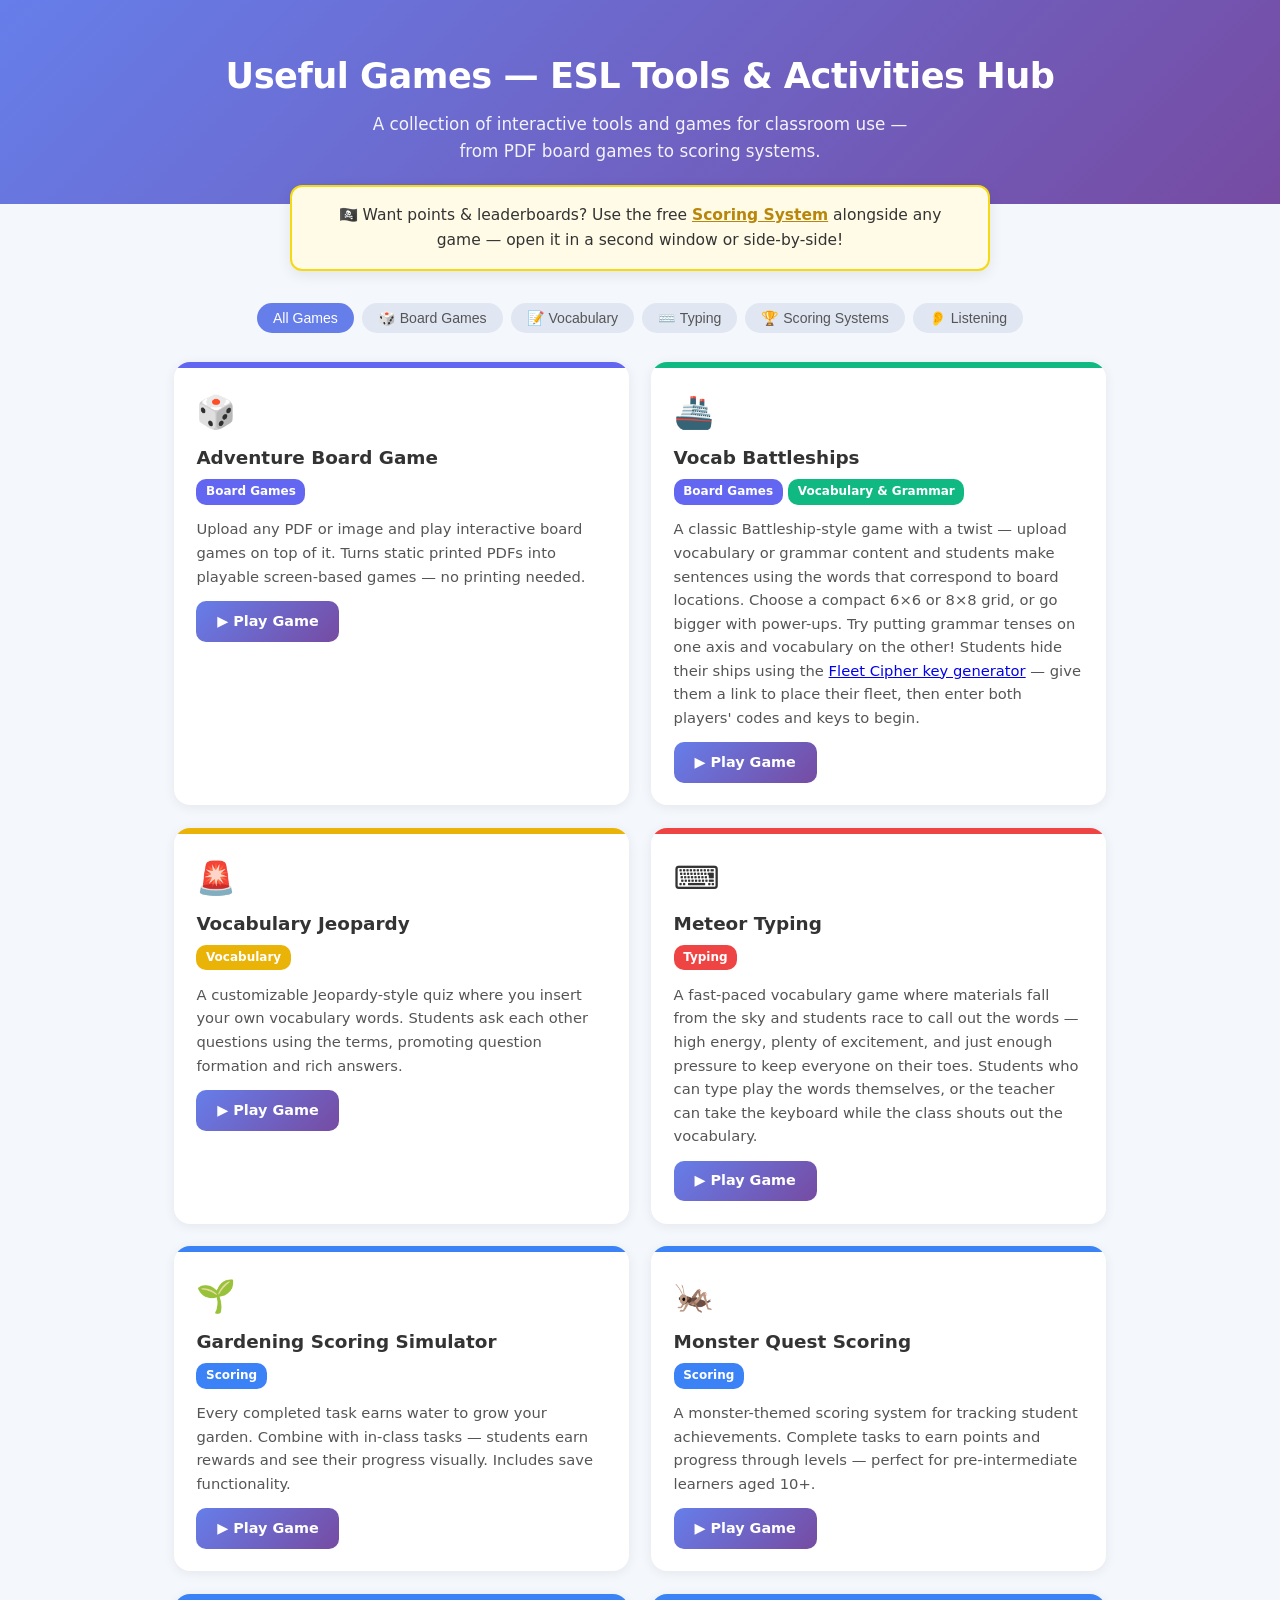
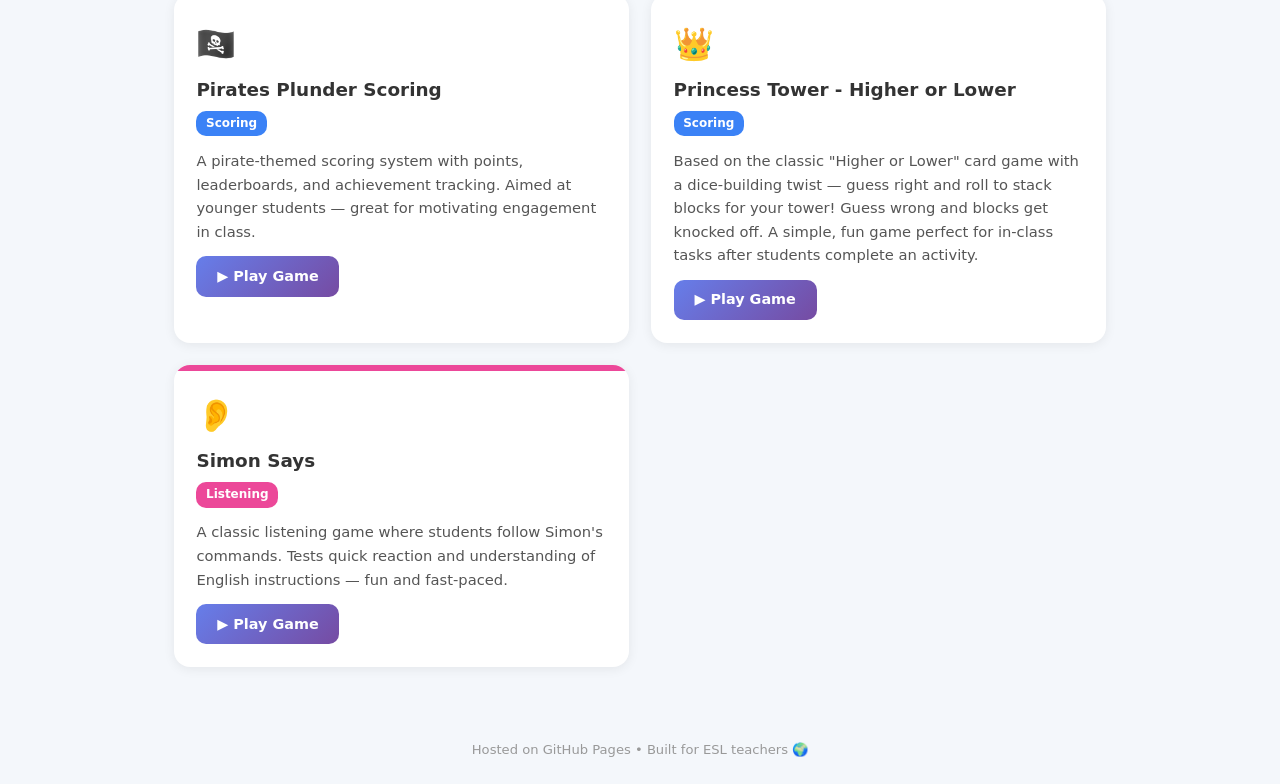
<file: index.html>
<!DOCTYPE html>
<html lang="en">
<head>
  <meta charset="UTF-8" />
  <meta name="viewport" content="width=device-width, initial-scale=1.0" />
  <title>Useful Games — ESL Tools &amp; Activities Hub</title>
  <style>
    *, *::before, *::after { box-sizing: border-box; margin: 0; padding: 0; }
    body {
      font-family: 'Segoe UI', system-ui, -apple-system, sans-serif;
      background: #f4f7fb;
      color: #333;
      line-height: 1.6;
      min-height: 100vh;
    }

    .hero {
      background: linear-gradient(135deg, #667eea 0%, #764ba2 100%);
      color: #fff;
      text-align: center;
      padding: 3rem 1.5rem 2.5rem;
    }
    .hero h1 {
      font-size: 2.2rem;
      font-weight: 700;
      letter-spacing: -0.5px;
      margin-bottom: 0.4rem;
    }
    .hero p {
        font-size: 1.05rem; opacity: 0.92; max-width: 560px; margin: 0 auto;
    }

    .scoring-banner {
      max-width: 700px;
      margin: -1.2rem auto 2rem;
      padding: 1rem 1.4rem;
      background: #fffbe6;
      border: 2px solid #f5d913;
      border-radius: 12px;
      text-align: center;
      font-size: 0.97rem;
      box-shadow: 0 4px 14px rgba(0,0,0,0.08);
    }
    .scoring-banner a { color: #b8860b; font-weight: 600; text-decoration: underline; }

    .filters {
      display: flex;
      flex-wrap: wrap;
      justify-content: center;
      gap: 0.5rem;
      max-width: 960px;
      margin: 0 auto 1.8rem;
      padding: 0 1rem;
    }
    .filters button {
      border: none;
      background: #e0e7f3;
      color: #555;
      font-size: 0.88rem;
      padding: 0.45rem 1rem;
      border-radius: 20px;
      cursor: pointer;
      transition: all .2s;
    }
    .filters button:hover, .filters button.active {
        background: #667eea; color: #fff;
    }

    .grid {
      display: grid;
      grid-template-columns: repeat(auto-fill, minmax(300px, 1fr));
      gap: 1.4rem;
      max-width: 980px;
      margin: 0 auto;
      padding: 0 1.5rem 3rem;
    }

    .card {
      background: #fff;
      border-radius: 16px;
      box-shadow: 0 2px 12px rgba(0,0,0,0.07);
      overflow: hidden;
      transition: transform .2s, box-shadow .2s;
    }
    .card:hover {
        transform: translateY(-4px);
        box-shadow: 0 8px 24px rgba(0,0,0,0.12);
    }

    .card[hidden] {
      display: none;
    }

    .card-band { height: 6px; }

    .card-body { padding: 1.2rem 1.4rem 1.4rem; }

    .card-emoji { font-size: 2rem; margin-bottom: 0.3rem; }
    .card-title { font-size: 1.15rem; font-weight: 700; margin-bottom: 0.4rem; }

    .card-tags { display: flex; flex-wrap: wrap; gap: 0.35rem; margin-bottom: 0.8rem; }
    .tag {
      font-size: 0.75rem;
      padding: 0.2rem 0.6rem;
      border-radius: 10px;
      font-weight: 600;
      color: #fff;
    }

    .card-desc { font-size: 0.92rem; color: #555; margin-bottom: 0.8rem; }

    .play-btn {
      display: inline-block;
      text-decoration: none;
      background: linear-gradient(135deg, #667eea, #764ba2);
      color: #fff;
      font-weight: 600;
      font-size: 0.9rem;
      padding: 0.55rem 1.3rem;
      border-radius: 10px;
      transition: opacity .2s;
    }
    .play-btn:hover { opacity: 0.88; }

    .cat-boardgames   { background: #6366f1; }
    .cat-vocabulary   { background: #eab308; color: #fff; }
    .cat-typing       { background: #ef4444; }
    .cat-scoring      { background: #3b82f6; }
    .cat-listening    { background: #ec4899; }
    .cat-grammar      { background: #10b981; color: #fff; }

    footer {
      text-align: center;
      padding: 1.5rem;
      font-size: 0.82rem;
      color: #999;
    }

    @media (max-width: 600px) {
        .hero h1 { font-size: 1.6rem; }
        .grid { grid-template-columns: 1fr; }
    }

    noscript {
      display: block;
      background: #fff3cd;
      border: 2px solid #ffc107;
      border-radius: 8px;
      padding: 1rem 1.5rem;
      margin: 0 auto 2rem;
      max-width: 700px;
      text-align: center;
      font-size: 0.9rem;
      color: #856404;
    }
  </style>
</head>
<body>

  <header class="hero">
    <h1>Useful Games — ESL Tools &amp; Activities Hub</h1>
    <p>A collection of interactive tools and games for classroom use — from PDF board games to scoring systems.</p>
  </header>

  <div class="scoring-banner">
    🏴‍☠️ Want points &amp; leaderboards? Use the free <a href="https://englishwithc.github.io/useful-games/scoring-pirates-plunder/" target="_blank" rel="noopener">Scoring System</a> alongside any game — open it in a second window or side-by-side!
  </div>

  <div class="filters" id="filters">
    <button class="active" data-filter="all">All Games</button>
    <button data-filter="boardgames">🎲 Board Games</button>
    <button data-filter="vocabulary">📝 Vocabulary</button>
    <button data-filter="typing">⌨️ Typing</button>
    <button data-filter="scoring">🏆 Scoring Systems</button>
    <button data-filter="listening">👂 Listening</button>
  </div>

  <main class="grid" id="grid">
    <article class="card" data-cat="boardgames">
      <div class="card-band" style="background:#6366f1"></div>
      <div class="card-body">
        <div class="card-emoji">🎲</div>
        <div class="card-title">Adventure Board Game</div>
        <div class="card-tags"><span class="tag cat-boardgames">Board Games</span></div>
        <p class="card-desc">Upload any PDF or image and play interactive board games on top of it. Turns static printed PDFs into playable screen-based games — no printing needed.</p>
        <a class="play-btn" href="./boardgame-from-pdf/" target="_blank" rel="noopener">▶ Play Game</a>
      </div>
    </article>

    <article class="card" data-cat="boardgames,vocabulary">
      <div class="card-band" style="background:#10b981"></div>
      <div class="card-body">
        <div class="card-emoji">🚢</div>
        <div class="card-title">Vocab Battleships</div>
        <div class="card-tags"><span class="tag cat-boardgames">Board Games</span><span class="tag cat-grammar">Vocabulary &amp; Grammar</span></div>
        <p class="card-desc">A classic Battleship-style game with a twist — upload vocabulary or grammar content and students make sentences using the words that correspond to board locations. Choose a compact 6×6 or 8×8 grid, or go bigger with power-ups. Try putting grammar tenses on one axis and vocabulary on the other! Students hide their ships using the <a href="./vocab-battleship/cipher.html" target="_blank" rel="noopener">Fleet Cipher key generator</a> — give them a link to place their fleet, then enter both players' codes and keys to begin.</p>
        <a class="play-btn" href="./vocab-battleship/" target="_blank" rel="noopener">▶ Play Game</a>
      </div>
    </article>

    <article class="card" data-cat="vocabulary">
      <div class="card-band" style="background:#eab308"></div>
      <div class="card-body">
        <div class="card-emoji">🚨</div>
        <div class="card-title">Vocabulary Jeopardy</div>
        <div class="card-tags"><span class="tag cat-vocabulary">Vocabulary</span></div>
        <p class="card-desc">A customizable Jeopardy-style quiz where you insert your own vocabulary words. Students ask each other questions using the terms, promoting question formation and rich answers.</p>
        <a class="play-btn" href="./jeopardy-question-edition/" target="_blank" rel="noopener">▶ Play Game</a>
      </div>
    </article>

    <article class="card" data-cat="typing">
      <div class="card-band" style="background:#ef4444"></div>
      <div class="card-body">
        <div class="card-emoji">⌨️</div>
        <div class="card-title">Meteor Typing</div>
        <div class="card-tags"><span class="tag cat-typing">Typing</span></div>
        <p class="card-desc">A fast-paced vocabulary game where materials fall from the sky and students race to call out the words — high energy, plenty of excitement, and just enough pressure to keep everyone on their toes. Students who can type play the words themselves, or the teacher can take the keyboard while the class shouts out the vocabulary.</p>
        <a class="play-btn" href="./meteor-typing/" target="_blank" rel="noopener">▶ Play Game</a>
      </div>
    </article>

    <article class="card" data-cat="scoring">
      <div class="card-band" style="background:#3b82f6"></div>
      <div class="card-body">
        <div class="card-emoji">🌱</div>
        <div class="card-title">Gardening Scoring Simulator</div>
        <div class="card-tags"><span class="tag cat-scoring">Scoring</span></div>
        <p class="card-desc">Every completed task earns water to grow your garden. Combine with in-class tasks — students earn rewards and see their progress visually. Includes save functionality.</p>
        <a class="play-btn" href="./scoring-gardening-simulator/" target="_blank" rel="noopener">▶ Play Game</a>
      </div>
    </article>

    <article class="card" data-cat="scoring">
      <div class="card-band" style="background:#3b82f6"></div>
      <div class="card-body">
        <div class="card-emoji">🦗</div>
        <div class="card-title">Monster Quest Scoring</div>
        <div class="card-tags"><span class="tag cat-scoring">Scoring</span></div>
        <p class="card-desc">A monster-themed scoring system for tracking student achievements. Complete tasks to earn points and progress through levels — perfect for pre-intermediate learners aged 10+.</p>
        <a class="play-btn" href="./scoring-monster-quest/" target="_blank" rel="noopener">▶ Play Game</a>
      </div>
    </article>

    <article class="card" data-cat="scoring">
      <div class="card-band" style="background:#3b82f6"></div>
      <div class="card-body">
        <div class="card-emoji">🏴‍☠️</div>
        <div class="card-title">Pirates Plunder Scoring</div>
        <div class="card-tags"><span class="tag cat-scoring">Scoring</span></div>
        <p class="card-desc">A pirate-themed scoring system with points, leaderboards, and achievement tracking. Aimed at younger students — great for motivating engagement in class.</p>
        <a class="play-btn" href="./scoring-pirates-plunder/" target="_blank" rel="noopener">▶ Play Game</a>
      </div>
    </article>

    <article class="card" data-cat="scoring">
      <div class="card-band" style="background:#3b82f6"></div>
      <div class="card-body">
        <div class="card-emoji">👑</div>
        <div class="card-title">Princess Tower - Higher or Lower</div>
        <div class="card-tags"><span class="tag cat-scoring">Scoring</span></div>
        <p class="card-desc">Based on the classic "Higher or Lower" card game with a dice-building twist — guess right and roll to stack blocks for your tower! Guess wrong and blocks get knocked off. A simple, fun game perfect for in-class tasks after students complete an activity.</p>
        <a class="play-btn" href="./scoring-princess-tower/" target="_blank" rel="noopener">▶ Play Game</a>
      </div>
    </article>

    <article class="card" data-cat="listening">
      <div class="card-band" style="background:#ec4899"></div>
      <div class="card-body">
        <div class="card-emoji">👂</div>
        <div class="card-title">Simon Says</div>
        <div class="card-tags"><span class="tag cat-listening">Listening</span></div>
        <p class="card-desc">A classic listening game where students follow Simon's commands. Tests quick reaction and understanding of English instructions — fun and fast-paced.</p>
        <a class="play-btn" href="./simon-says/" target="_blank" rel="noopener">▶ Play Game</a>
      </div>
    </article>
  </main>

  <noscript>
    🔔 JavaScript is disabled in your browser. The game cards below require JavaScript to load. Please enable JavaScript to browse and filter the games.
  </noscript>

  <footer>Hosted on GitHub Pages &bull; Built for ESL teachers 🌍</footer>

<script>
  const grid = document.getElementById('grid');
  const cards = Array.from(grid.querySelectorAll('.card'));

  document.getElementById('filters').addEventListener('click', function (e) {
    const btn = e.target.closest('button');
    if (!btn) return;

    document.querySelectorAll('#filters button')
      .forEach(b => b.classList.toggle('active', b === btn));

    const filter = btn.dataset.filter;
    cards.forEach(card => {
      const cats = card.dataset.cat.split(',');
      card.hidden = !(filter === 'all' || cats.includes(filter));
    });
  });
</script>
</body>
</html>
</file>
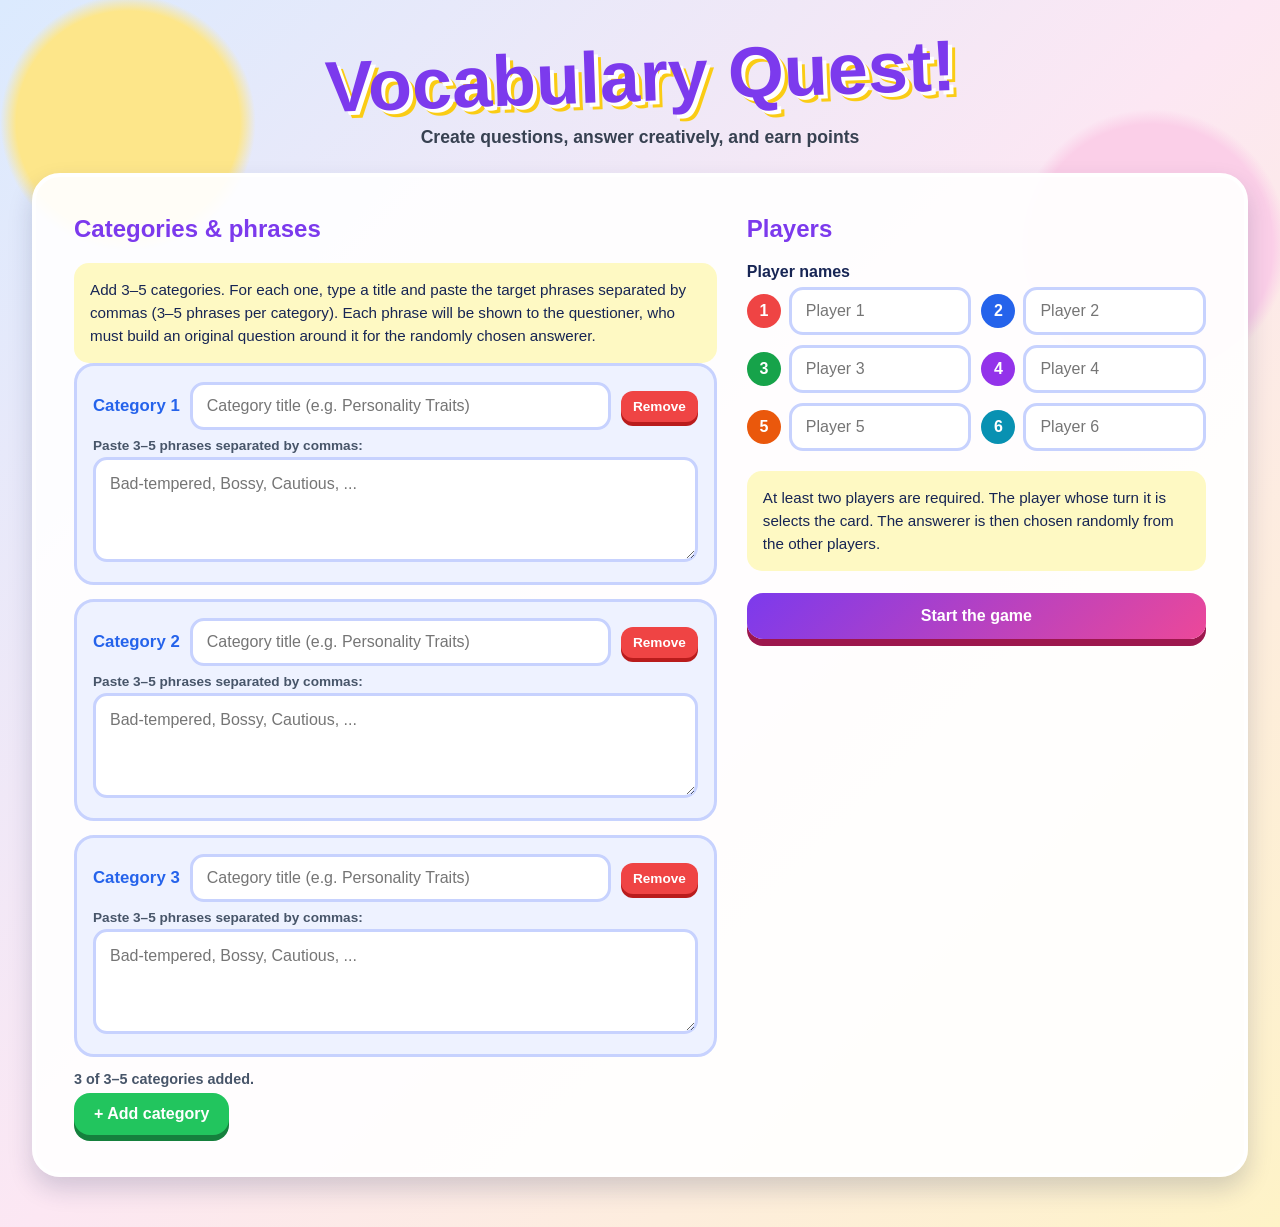
<file: jeopardy-question-edition/index.html>
<!DOCTYPE html>
<html lang="en">
<head>
<meta charset="UTF-8">
<meta name="viewport" content="width=device-width, initial-scale=1.0">
<title>Vocabulary Quest</title>

<style>
:root {
  --navy: #172554;
  --blue: #2563eb;
  --purple: #7c3aed;
  --pink: #ec4899;
  --yellow: #facc15;
  --green: #22c55e;
  --red: #ef4444;
  --orange: #f97316;
  --cream: #fffdf5;
  --shadow: 0 12px 25px rgba(23, 37, 84, .18);
}

* {
  box-sizing: border-box;
}

body {
  margin: 0;
  min-height: 100vh;
  font-family: "Trebuchet MS", Arial, sans-serif;
  color: var(--navy);
  background:
    radial-gradient(circle at 10% 10%, #fde68a 0 7%, transparent 8%),
    radial-gradient(circle at 90% 20%, #fbcfe8 0 8%, transparent 9%),
    linear-gradient(135deg, #dbeafe, #fce7f3 50%, #fef3c7);
}

button,
input,
textarea {
  font: inherit;
}

button {
  border: 0;
  cursor: pointer;
}

.app {
  width: min(1250px, 95%);
  margin: auto;
  padding: 25px 0 50px;
}

header {
  text-align: center;
  margin-bottom: 25px;
}

.logo {
  display: inline-block;
  font-size: clamp(2.3rem, 6vw, 4.5rem);
  font-weight: 900;
  color: var(--purple);
  text-shadow: 4px 4px 0 white, 7px 7px 0 var(--yellow);
  transform: rotate(-2deg);
  margin: 10px 0;
}

.subtitle {
  font-size: 1.1rem;
  font-weight: bold;
  color: #374151;
}

.screen {
  display: none;
}

.screen.active {
  display: block;
}

.panel {
  background: rgba(255, 255, 255, .93);
  border-radius: 28px;
  padding: clamp(20px, 4vw, 38px);
  box-shadow: var(--shadow);
  border: 4px solid white;
}

.setup-grid {
  display: grid;
  grid-template-columns: 1.4fr 1fr;
  gap: 30px;
  align-items: start;
}

@media (max-width: 900px) {
  .setup-grid {
    grid-template-columns: 1fr;
  }
}

h2 {
  margin-top: 0;
  color: var(--purple);
}

h3 {
  color: var(--blue);
}

label {
  display: block;
  margin: 12px 0 6px;
  font-weight: bold;
}

input,
textarea {
  width: 100%;
  border: 3px solid #c7d2fe;
  border-radius: 14px;
  padding: 12px 14px;
  background: white;
  color: var(--navy);
  outline: none;
  resize: vertical;
}

input:focus,
textarea:focus {
  border-color: var(--pink);
}

textarea {
  min-height: 105px;
  line-height: 1.45;
}

.help {
  padding: 16px;
  background: #fef9c3;
  border-radius: 15px;
  line-height: 1.5;
  font-size: .95rem;
}

.category-block {
  background: #eef2ff;
  border: 3px solid #c7d2fe;
  border-radius: 20px;
  padding: 16px;
  margin-bottom: 14px;
  position: relative;
}

.category-block.invalid {
  border-color: var(--red);
  background: #fee2e2;
}

.category-block-header {
  display: flex;
  justify-content: space-between;
  align-items: center;
  gap: 10px;
  margin-bottom: 4px;
}

.category-number {
  font-weight: 900;
  color: var(--blue);
  font-size: 1.05rem;
  flex-shrink: 0;
}

.category-block .cat-title-input {
  flex: 1;
}

.remove-category-btn {
  background: var(--red);
  color: white;
  border-radius: 12px;
  padding: 8px 12px;
  font-weight: 900;
  font-size: .85rem;
  flex-shrink: 0;
  box-shadow: 0 4px 0 #b91c1c;
  transition: transform .15s, filter .15s;
}

.remove-category-btn:hover {
  transform: translateY(-2px);
  filter: brightness(1.08);
}

.category-block .term-hint {
  font-size: .85rem;
  color: #475569;
  margin: 8px 0 4px;
  font-weight: bold;
}

.setup-actions-row {
  display: flex;
  gap: 10px;
  flex-wrap: wrap;
  margin-top: 6px;
}

.add-category-btn {
  background: var(--green);
  color: white;
  border-radius: 16px;
  padding: 12px 20px;
  font-weight: 900;
  box-shadow: 0 6px 0 #15803d;
  transition: transform .15s, filter .15s;
}

.add-category-btn:hover {
  transform: translateY(-3px);
  filter: brightness(1.08);
}

.category-count-note {
  font-size: .9rem;
  font-weight: bold;
  color: #475569;
  margin: 10px 0 4px;
}

.players-inputs {
  display: grid;
  grid-template-columns: 1fr 1fr;
  gap: 10px;
}

.player-input {
  display: flex;
  align-items: center;
  gap: 8px;
}

.player-input span {
  width: 34px;
  height: 34px;
  display: grid;
  place-items: center;
  border-radius: 50%;
  color: white;
  font-weight: bold;
  flex-shrink: 0;
}

.player-input:nth-child(1) span { background: #ef4444; }
.player-input:nth-child(2) span { background: #2563eb; }
.player-input:nth-child(3) span { background: #16a34a; }
.player-input:nth-child(4) span { background: #9333ea; }
.player-input:nth-child(5) span { background: #ea580c; }
.player-input:nth-child(6) span { background: #0891b2; }

.primary-btn,
.secondary-btn,
.danger-btn {
  border-radius: 16px;
  padding: 14px 21px;
  font-weight: 900;
  transition: transform .15s, filter .15s;
}

.primary-btn:hover,
.secondary-btn:hover,
.danger-btn:hover,
.result-btn:hover,
.jeopardy-card:hover:not(:disabled) {
  transform: translateY(-3px);
  filter: brightness(1.08);
}

.primary-btn {
  background: linear-gradient(135deg, var(--purple), var(--pink));
  color: white;
  box-shadow: 0 7px 0 #9d174d;
}

.secondary-btn {
  background: var(--yellow);
  color: var(--navy);
  box-shadow: 0 6px 0 #ca8a04;
}

.danger-btn {
  background: var(--red);
  color: white;
  box-shadow: 0 6px 0 #b91c1c;
}

.full-btn {
  width: 100%;
  margin-top: 22px;
}

.error {
  display: none;
  color: #b91c1c;
  background: #fee2e2;
  border-radius: 12px;
  padding: 12px;
  margin-top: 15px;
  font-weight: bold;
}

.game-top {
  display: flex;
  justify-content: space-between;
  align-items: center;
  gap: 15px;
  margin-bottom: 18px;
  flex-wrap: wrap;
}

.game-title {
  font-size: clamp(1.8rem, 4vw, 3rem);
  color: var(--purple);
  font-weight: 900;
}

.controls {
  display: flex;
  gap: 10px;
  flex-wrap: wrap;
}

.scoreboard {
  display: grid;
  grid-template-columns: repeat(auto-fit, minmax(135px, 1fr));
  gap: 12px;
  margin-bottom: 24px;
}

.score-card {
  color: white;
  border-radius: 20px;
  padding: 15px;
  text-align: center;
  box-shadow: 0 7px 0 rgba(23, 37, 84, .25);
}

.score-card:nth-child(6n+1) { background: #ef4444; }
.score-card:nth-child(6n+2) { background: #2563eb; }
.score-card:nth-child(6n+3) { background: #16a34a; }
.score-card:nth-child(6n+4) { background: #9333ea; }
.score-card:nth-child(6n+5) { background: #ea580c; }
.score-card:nth-child(6n+6) { background: #0891b2; }

.score-name {
  font-weight: 900;
  white-space: nowrap;
  overflow: hidden;
  text-overflow: ellipsis;
}

.score-value {
  font-size: 1.8rem;
  font-weight: 900;
  margin-top: 5px;
}

.board {
  display: grid;
  gap: 12px;
}

@media (max-width: 800px) {
  .board {
    grid-template-columns: repeat(3, 1fr) !important;
  }
}

@media (max-width: 500px) {
  .board {
    grid-template-columns: repeat(2, 1fr) !important;
  }
}

.category {
  color: white;
  text-align: center;
  font-size: clamp(.8rem, 2vw, 1.2rem);
  font-weight: 900;
  padding: 15px 6px;
  min-height: 72px;
  display: grid;
  place-items: center;
  border-radius: 17px;
  background: linear-gradient(135deg, var(--blue), var(--purple));
  text-transform: uppercase;
  overflow-wrap: anywhere;
}

.jeopardy-card {
  min-height: 100px;
  border-radius: 18px;
  color: var(--yellow);
  background: linear-gradient(135deg, #172554, #312e81);
  font-size: clamp(1.5rem, 4vw, 2.5rem);
  font-weight: 900;
  box-shadow: 0 7px 0 #0f172a;
  transition: transform .18s, background .18s;
}

.jeopardy-card:hover:not(:disabled) {
  background: linear-gradient(135deg, #4c1d95, #be185d);
}

.jeopardy-card:disabled {
  cursor: not-allowed;
  background: #cbd5e1;
  color: #64748b;
  box-shadow: 0 5px 0 #94a3b8;
  text-decoration: line-through;
}

.status-bar {
  text-align: center;
  margin: 20px 0 0;
  font-weight: bold;
  color: #475569;
}

.modal-backdrop {
  position: fixed;
  inset: 0;
  display: none;
  place-items: center;
  padding: 20px;
  background: rgba(15, 23, 42, .75);
  z-index: 10;
}

.modal-backdrop.open {
  display: grid;
}

.modal {
  width: min(720px, 100%);
  max-height: 94vh;
  overflow-y: auto;
  background: var(--cream);
  border-radius: 30px;
  padding: clamp(22px, 5vw, 42px);
  text-align: center;
  box-shadow: 0 25px 70px rgba(0,0,0,.35);
  animation: pop .2s ease-out;
}

@keyframes pop {
  from {
    transform: scale(.75) rotate(-3deg);
    opacity: 0;
  }

  to {
    transform: scale(1) rotate(0);
    opacity: 1;
  }
}

.modal h2 {
  font-size: clamp(1.7rem, 5vw, 3rem);
  margin-bottom: 8px;
}

.points-display {
  display: inline-block;
  padding: 10px 22px;
  border-radius: 999px;
  background: var(--yellow);
  font-size: 2rem;
  font-weight: 900;
  margin: 12px 0;
}

.vocab-word {
  background: linear-gradient(135deg, #dbeafe, #fce7f3);
  border-radius: 20px;
  padding: 28px 15px;
  margin: 14px 0;
}

.vocab-word .term {
  font-size: clamp(2rem, 7vw, 4rem);
  color: var(--purple);
  font-weight: 900;
  overflow-wrap: anywhere;
}

.assignment {
  display: grid;
  grid-template-columns: 1fr 1fr;
  gap: 14px;
  margin: 20px 0;
}

@media (max-width: 500px) {
  .assignment {
    grid-template-columns: 1fr;
  }
}

.assignment-box {
  padding: 15px;
  border-radius: 17px;
  color: white;
  font-weight: bold;
}

.assignment-box:first-child {
  background: #2563eb;
}

.assignment-box:last-child {
  background: #ec4899;
}

.assignment-box strong {
  display: block;
  font-size: 1.35rem;
  margin-top: 4px;
}

.instruction {
  font-size: 1.1rem;
  line-height: 1.5;
  margin: 20px 0;
}

.penalty-controls {
  text-align: left;
  background: #fff7ed;
  border: 3px solid #fdba74;
  border-radius: 18px;
  padding: 16px;
  margin: 20px 0;
}

.penalty-controls h3 {
  margin-top: 0;
  color: #c2410c;
}

.penalty-option {
  display: flex;
  align-items: flex-start;
  gap: 10px;
  padding: 10px;
  margin: 7px 0;
  border-radius: 12px;
  cursor: pointer;
  background: white;
}

.penalty-option:hover {
  background: #ffedd5;
}

.penalty-option input {
  width: auto;
  margin-top: 4px;
}

.penalty-option span {
  font-weight: bold;
}

.penalty-option small {
  display: block;
  color: #9a3412;
  margin-top: 3px;
  font-weight: normal;
}

.result-buttons {
  display: grid;
  gap: 10px;
}

.result-btn {
  border-radius: 15px;
  padding: 14px;
  font-weight: 900;
  color: white;
  transition: transform .15s;
}

.both-btn {
  background: var(--green);
}

.questioner-btn {
  background: var(--blue);
}

.responder-btn {
  background: var(--pink);
}

.none-btn {
  background: #64748b;
}

.close-btn {
  margin-top: 17px;
  background: transparent;
  color: #64748b;
  text-decoration: underline;
  font-weight: bold;
}

.small-note {
  margin-top: 12px;
  color: #475569;
  line-height: 1.4;
}
</style>
</head>

<body>

<div class="app">

<header>
  <div class="logo">Vocabulary Quest!</div>
  <div class="subtitle">
    Create questions, answer creatively, and earn points
  </div>
</header>

<section id="setupScreen" class="screen active">
  <div class="panel">
    <div class="setup-grid">

      <div>
        <h2>Categories &amp; phrases</h2>

        <div class="help">
          Add 3–5 categories. For each one, type a title and paste the
          target phrases separated by commas (3–5 phrases per category).
          Each phrase will be shown to the questioner, who must build an
          original question around it for the randomly chosen answerer.
        </div>

        <div id="categoryList"></div>

        <div class="category-count-note" id="categoryCountNote"></div>

        <div class="setup-actions-row">
          <button id="addCategoryBtn" class="add-category-btn">
            + Add category
          </button>
        </div>
      </div>

      <div>
        <h2>Players</h2>

        <label>Player names</label>

        <div class="players-inputs">
          <div class="player-input">
            <span>1</span>
            <input class="player-name" placeholder="Player 1">
          </div>

          <div class="player-input">
            <span>2</span>
            <input class="player-name" placeholder="Player 2">
          </div>

          <div class="player-input">
            <span>3</span>
            <input class="player-name" placeholder="Player 3">
          </div>

          <div class="player-input">
            <span>4</span>
            <input class="player-name" placeholder="Player 4">
          </div>

          <div class="player-input">
            <span>5</span>
            <input class="player-name" placeholder="Player 5">
          </div>

          <div class="player-input">
            <span>6</span>
            <input class="player-name" placeholder="Player 6">
          </div>
        </div>

        <div class="help" style="margin-top:20px;">
          At least two players are required. The player whose turn it is
          selects the card. The answerer is then chosen randomly from the
          other players.
        </div>

        <button id="startBtn" class="primary-btn full-btn">
          Start the game
        </button>

        <div id="setupError" class="error"></div>
      </div>

    </div>
  </div>
</section>

<section id="gameScreen" class="screen">

  <div class="game-top">
    <div class="game-title">Vocabulary Quest</div>

    <div class="controls">
      <button id="restartBtn" class="secondary-btn">
        Restart Game
      </button>

      <button id="homeBtn" class="danger-btn">
        Back to Setup
      </button>
    </div>
  </div>

  <div id="scoreboard" class="scoreboard"></div>

  <div class="panel">
    <div id="board" class="board"></div>

    <div id="statusBar" class="status-bar">
      Choose a card to begin!
    </div>
  </div>

</section>

</div>

<div id="modalBackdrop" class="modal-backdrop">

  <div class="modal">

    <h2 id="modalCategory"></h2>

    <div id="modalPoints" class="points-display"></div>

    <div class="vocab-word">
      <div id="modalTerm" class="term"></div>
    </div>

    <div class="assignment">
      <div class="assignment-box">
        Questioner
        <strong id="questionerName"></strong>
      </div>

      <div class="assignment-box">
        Answerer
        <strong id="answererName"></strong>
      </div>
    </div>

    <div class="instruction">
      The questioner must create an original question using the target phrase.
      The answerer must respond with a complete and appropriate answer.
    </div>

    <div class="penalty-controls">
      <h3>Optional deductions</h3>

      <label class="penalty-option">
        <input type="checkbox" id="questionerYesNo">
        <span>
          The question was a simple yes/no question
          <small>Reduce the questioner's award by 50%</small>
        </span>
      </label>

      <label class="penalty-option">
        <input type="checkbox" id="questionerUncreative">
        <span>
          The question was not creative enough
          <small>Reduce the questioner's award by 50%</small>
        </span>
      </label>

      <label class="penalty-option">
        <input type="checkbox" id="answererShort">
        <span>
          The answer was too short
          <small>Reduce the answerer's award by 50%</small>
        </span>
      </label>
    </div>

    <div class="result-buttons">
      <button class="result-btn both-btn" data-result="both">
        Both were correct — split the points
      </button>

      <button class="result-btn questioner-btn" data-result="questioner">
        Only the questioner was correct
      </button>

      <button class="result-btn responder-btn" data-result="responder">
        Only the answerer was correct
      </button>

      <button class="result-btn none-btn" data-result="none">
        Neither was correct
      </button>
    </div>

    <button id="closeModalBtn" class="close-btn">
      Close without scoring
    </button>

  </div>
</div>

<script>
const POINTS = [100, 200, 300, 400, 500];
const MIN_CATEGORIES = 3;
const MAX_CATEGORIES = 5;
const MIN_TERMS = 3;
const MAX_TERMS = 5;

const state = {
  players: [],
  board: [],
  usedCards: new Set(),
  currentCard: null,
  currentQuestioner: null,
  currentResponder: null,
  currentTurnIndex: 0
};

const setupScreen = document.getElementById("setupScreen");
const gameScreen = document.getElementById("gameScreen");
const setupError = document.getElementById("setupError");
const scoreboardElement = document.getElementById("scoreboard");
const boardElement = document.getElementById("board");
const statusBar = document.getElementById("statusBar");
const modalBackdrop = document.getElementById("modalBackdrop");
const categoryList = document.getElementById("categoryList");
const categoryCountNote = document.getElementById("categoryCountNote");
const addCategoryBtn = document.getElementById("addCategoryBtn");

function createCategoryBlock(index, focusTitle = false) {
  const block = document.createElement("div");
  block.className = "category-block";
  block.dataset.index = index;

  const header = document.createElement("div");
  header.className = "category-block-header";

  const number = document.createElement("span");
  number.className = "category-number";
  number.textContent = `Category ${index + 1}`;

  const titleInput = document.createElement("input");
  titleInput.className = "cat-title-input";
  titleInput.placeholder = "Category title (e.g. Personality Traits)";
  titleInput.maxLength = 60;

  const removeBtn = document.createElement("button");
  removeBtn.type = "button";
  removeBtn.className = "remove-category-btn";
  removeBtn.textContent = "Remove";

  header.appendChild(number);
  header.appendChild(titleInput);
  header.appendChild(removeBtn);

  const hint = document.createElement("div");
  hint.className = "term-hint";
  hint.textContent = "Paste 3–5 phrases separated by commas:";

  const termsInput = document.createElement("textarea");
  termsInput.className = "cat-terms-input";
  termsInput.placeholder = "Bad-tempered, Bossy, Cautious, ...";
  termsInput.rows = 3;

  block.appendChild(header);
  block.appendChild(hint);
  block.appendChild(termsInput);

  removeBtn.addEventListener("click", () => {
    if (categoryList.children.length <= MIN_CATEGORIES) {
      showSetupError(
        `You need at least ${MIN_CATEGORIES} categories.`
      );
      return;
    }
    block.remove();
    renumberCategories();
    updateCategoryCountNote();
    setupError.style.display = "none";
  });

  [titleInput, termsInput].forEach(input => {
    input.addEventListener("input", () => {
      block.classList.remove("invalid");
      setupError.style.display = "none";
    });
  });

  categoryList.appendChild(block);

  if (focusTitle) {
    titleInput.focus();
  }

  updateCategoryCountNote();
  addCategoryBtn.disabled = categoryList.children.length >= MAX_CATEGORIES;
  addCategoryBtn.style.opacity =
    categoryList.children.length >= MAX_CATEGORIES ? ".55" : "1";
}

function renumberCategories() {
  [...categoryList.children].forEach((block, i) => {
    block.querySelector(".category-number").textContent =
      `Category ${i + 1}`;
    block.dataset.index = i;
  });
}

function updateCategoryCountNote() {
  const count = categoryList.children.length;
  categoryCountNote.textContent =
    `${count} of ${MIN_CATEGORIES}–${MAX_CATEGORIES} categories added.`;
}

addCategoryBtn.addEventListener("click", () => {
  if (categoryList.children.length >= MAX_CATEGORIES) {
    showSetupError(`You can add at most ${MAX_CATEGORIES} categories.`);
    return;
  }
  setupError.style.display = "none";
  createCategoryBlock(categoryList.children.length, true);
});

// Start with 3 empty category blocks
createCategoryBlock(0);
createCategoryBlock(1);
createCategoryBlock(2);

document.getElementById("startBtn").addEventListener("click", startGame);

document.getElementById("restartBtn").addEventListener("click", restartGame);

document.getElementById("homeBtn").addEventListener("click", returnToSetup);

document.getElementById("closeModalBtn").addEventListener("click", closeModal);

document.querySelectorAll(".result-btn").forEach(button => {
  button.addEventListener("click", () => {
    scoreRound(button.dataset.result);
  });
});

function getPlayers() {
  return [...document.querySelectorAll(".player-name")]
    .map(input => input.value.trim())
    .filter(Boolean);
}

function parseCategories() {
  const blocks = [...categoryList.children];
  const categories = [];
  let firstInvalidBlock = null;

  blocks.forEach(block => {
    const title = block.querySelector(".cat-title-input").value.trim();
    const rawTerms = block.querySelector(".cat-terms-input").value;

    const terms = rawTerms
      .split(/[,\n]/)
      .map(term => term.trim())
      .filter(Boolean);

    if (!title || terms.length === 0) {
      block.classList.add("invalid");
      if (!firstInvalidBlock) {
        firstInvalidBlock = block;
      }
    }

    categories.push({ title, terms });
  });

  return { categories, firstInvalidBlock };
}

function startGame() {
  setupError.style.display = "none";

  const players = getPlayers();

  if (players.length < 2) {
    showSetupError("Please enter at least two player names.");
    return;
  }

  const { categories, firstInvalidBlock } = parseCategories();

  const filledCategories = categories.filter(
    cat => cat.title && cat.terms.length > 0
  );

  if (firstInvalidBlock) {
    showSetupError(
      "Every category needs a title and at least one phrase."
    );
    firstInvalidBlock.scrollIntoView({ behavior: "smooth", block: "center" });
    return;
  }

  if (filledCategories.length < MIN_CATEGORIES) {
    showSetupError(`Please fill in at least ${MIN_CATEGORIES} categories.`);
    return;
  }

  if (filledCategories.length > MAX_CATEGORIES) {
    showSetupError(`You can use at most ${MAX_CATEGORIES} categories.`);
    return;
  }

  for (const cat of filledCategories) {
    if (cat.terms.length < MIN_TERMS) {
      showSetupError(
        `The category "${cat.title}" needs at least ${MIN_TERMS} phrases.`
      );
      return;
    }

    if (cat.terms.length > MAX_TERMS) {
      showSetupError(
        `The category "${cat.title}" has too many phrases ` +
        `(max ${MAX_TERMS}).`
      );
      return;
    }
  }

  const vocabulary = filledCategories.flatMap(cat =>
    cat.terms.map(term => ({
      category: cat.title,
      term
    }))
  );

  state.players = players.map(name => ({
    name,
    score: 0
  }));

  state.usedCards = new Set();
  state.currentTurnIndex = 0;

  createBoard(filledCategories);

  setupScreen.classList.remove("active");
  gameScreen.classList.add("active");

  renderScoreboard();
  renderBoard();
}

function showSetupError(message) {
  setupError.textContent = message;
  setupError.style.display = "block";
}

function createBoard(categories) {
  state.board = [];

  categories.forEach(cat => {
    // Shuffle terms so each game feels fresh
    const shuffled = [...cat.terms].sort(() => Math.random() - 0.5);

    POINTS.forEach((points, index) => {
      state.board.push({
        id: `${cat.title}-${points}-${index}`,
        category: cat.title,
        points,
        term: shuffled[index % shuffled.length]
      });
    });
  });
}

function renderScoreboard() {
  scoreboardElement.innerHTML = "";

  state.players.forEach(player => {
    const card = document.createElement("div");

    card.className = "score-card";

    card.innerHTML = `
      <div class="score-name">
        ${escapeHTML(player.name)}
      </div>

      <div class="score-value">
        ${formatScore(player.score)}
      </div>
    `;

    scoreboardElement.appendChild(card);
  });
}

function renderBoard() {
  boardElement.innerHTML = "";

  const categories = [
    ...new Set(
      state.board.map(card => card.category)
    )
  ];

  // Dynamically set the grid columns to match the number of categories
  boardElement.style.gridTemplateColumns =
    `repeat(${Math.min(categories.length, 5)}, 1fr)`;

  // Build a map of category → array of cards (sorted by points)
  const categoryColumns = {};
  categories.forEach(cat => {
    categoryColumns[cat] = state.board
      .filter(card => card.category === cat)
      .sort((a, b) => a.points - b.points);
  });

  // Get the maximum number of rows across all categories
  const maxRows = Math.max(
    ...categories.map(cat => categoryColumns[cat].length)
  );

  // Render category headers in a row
  categories.forEach(category => {
    const header = document.createElement("div");
    header.className = "category";
    header.textContent = category;
    boardElement.appendChild(header);
  });

  // Render point cards row by row
  for (let row = 0; row < maxRows; row++) {
    categories.forEach(category => {
      const cards = categoryColumns[category];
      const card = cards[row]; // May be undefined if category has fewer items

      const button = document.createElement("button");
      button.className = "jeopardy-card";

      if (card && !state.usedCards.has(card.id)) {
        button.textContent = card.points;
        button.addEventListener("click", () => openCard(card));
      } else if (card) {
        // Card exists but already used
        button.textContent = card.points;
        button.disabled = true;
      } else {
        // No card in this position
        button.textContent = "—";
        button.disabled = true;
      }

      boardElement.appendChild(button);
    });
  }

  const remaining = state.board.filter(
    card => !state.usedCards.has(card.id)
  ).length;

  if (remaining === 0) {
    statusBar.textContent = "The game is finished!";
  } else {
    const currentPlayer =
      state.players[state.currentTurnIndex].name;

    statusBar.textContent =
      `${currentPlayer}'s turn — choose a card! ` +
      `${remaining} cards remaining.`;
  }
}

function openCard(card) {
  const questionerIndex = state.currentTurnIndex;

  let responderIndex;

  do {
    responderIndex = Math.floor(
      Math.random() * state.players.length
    );
  } while (responderIndex === questionerIndex);

  state.currentCard = card;
  state.currentQuestioner = questionerIndex;
  state.currentResponder = responderIndex;

  document.getElementById("modalCategory").textContent =
    card.category;

  document.getElementById("modalPoints").textContent =
    `${card.points} points`;

  document.getElementById("modalTerm").textContent =
    card.term;

  document.getElementById("questionerName").textContent =
    state.players[questionerIndex].name;

  document.getElementById("answererName").textContent =
    state.players[responderIndex].name;

  document.getElementById("questionerYesNo").checked = false;
  document.getElementById("questionerUncreative").checked = false;
  document.getElementById("answererShort").checked = false;

  modalBackdrop.classList.add("open");
}

function scoreRound(result) {
  if (!state.currentCard) {
    return;
  }

  const points = state.currentCard.points;

  const questioner =
    state.players[state.currentQuestioner];

  const responder =
    state.players[state.currentResponder];

  let questionerAward = 0;
  let responderAward = 0;

  if (result === "both") {
    questionerAward = points / 2;
    responderAward = points / 2;
  }

  if (result === "questioner") {
    questionerAward = points;
  }

  if (result === "responder") {
    responderAward = points;
  }

  const questionerAskedYesNo =
    document.getElementById("questionerYesNo").checked;

  const questionerWasUncreative =
    document.getElementById("questionerUncreative").checked;

  const answererWasTooShort =
    document.getElementById("answererShort").checked;

  if (questionerAskedYesNo) {
    questionerAward *= 0.5;
  }

  if (questionerWasUncreative) {
    questionerAward *= 0.5;
  }

  if (answererWasTooShort) {
    responderAward *= 0.5;
  }

  questioner.score += questionerAward;
  responder.score += responderAward;

  state.usedCards.add(state.currentCard.id);

  state.currentTurnIndex =
    (state.currentTurnIndex + 1) %
    state.players.length;

  state.currentCard = null;
  state.currentQuestioner = null;
  state.currentResponder = null;

  closeModal();
  renderScoreboard();
  renderBoard();

  if (state.usedCards.size === state.board.length) {
    showWinner();
  }
}

function restartGame() {
  state.players.forEach(player => {
    player.score = 0;
  });

  state.usedCards = new Set();
  state.currentCard = null;
  state.currentQuestioner = null;
  state.currentResponder = null;
  state.currentTurnIndex = 0;

  renderScoreboard();
  renderBoard();
}

function showWinner() {
  const highestScore = Math.max(
    ...state.players.map(player => player.score)
  );

  const winners = state.players
    .filter(player => player.score === highestScore)
    .map(player => player.name);

  setTimeout(() => {
    if (winners.length === 1) {
      alert(
        `Winner: ${winners[0]} with ` +
        `${formatScore(highestScore)} points!`
      );
    } else {
      alert(
        `It's a tie between ${winners.join(" and ")} ` +
        `with ${formatScore(highestScore)} points!`
      );
    }
  }, 200);
}

function closeModal() {
  modalBackdrop.classList.remove("open");
}

function returnToSetup() {
  closeModal();

  gameScreen.classList.remove("active");
  setupScreen.classList.add("active");
}

function formatScore(score) {
  return Number.isInteger(score)
    ? score
    : score.toFixed(2).replace(/\.?0+$/, "");
}

function escapeHTML(value) {
  return String(value)
    .replaceAll("&", "&amp;")
    .replaceAll("<", "&lt;")
    .replaceAll(">", "&gt;")
    .replaceAll('"', "&quot;")
    .replaceAll("'", "&#039;");
}
</script>

</body>
</html>
</file>
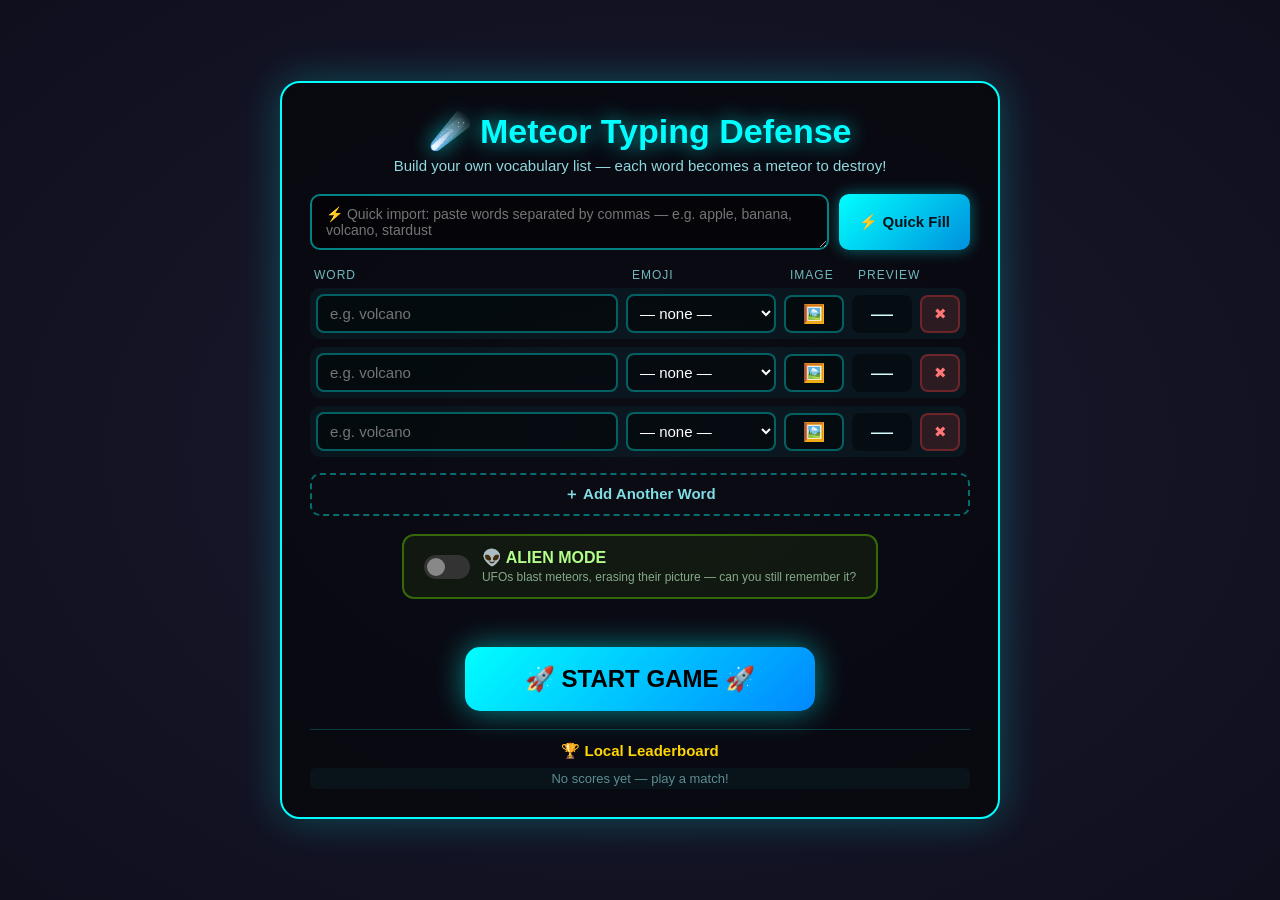
<file: meteor-typing/index.html>
<!DOCTYPE html>
<html lang="en">
<head>
<meta charset="UTF-8">
<meta name="viewport" content="width=device-width, initial-scale=1.0">
<title>Meteor Typing Defense</title>
<style>
    * { margin: 0; padding: 0; box-sizing: border-box; }

    body {
        font-family: 'Segoe UI', Arial, sans-serif;
        overflow: hidden;
        background: linear-gradient(135deg, #0f0c29, #302b63, #24243e);
        height: 100vh;
        display: flex;
        justify-content: center;
        align-items: center;
    }

    /* ================= SETUP SCREEN ================= */
    #setupScreen {
        width: 100vw; height: 100vh;
        display: flex; justify-content: center; align-items: center;
        background: radial-gradient(ellipse at center, #1a1a2e 0%, #0f0f1e 100%);
        overflow-y: auto; padding: 30px 15px;
    }
    .setupPanel {
        width: 720px; max-width: 96vw;
        background: rgba(0, 0, 0, 0.55);
        border: 2px solid #00ffff; border-radius: 20px;
        box-shadow: 0 0 40px rgba(0, 255, 255, 0.25);
        padding: 28px; color: #d8fdff;
    }
    .setupPanel h1 {
        text-align: center; color: #00ffff; font-size: 34px;
        text-shadow: 0 0 20px rgba(0, 255, 255, 0.7); margin-bottom: 6px;
    }
    .setupSub {
        text-align: center; color: #8fd8de; font-size: 15px; margin-bottom: 20px;
    }
    .quickImport {
        display: flex; gap: 10px; margin-bottom: 18px; align-items: stretch;
    }
    #quickImportText {
        flex: 1; padding: 10px 14px; border-radius: 10px; resize: vertical;
        border: 2px solid rgba(0,255,255,.5); background: rgba(0,0,0,.5);
        color: #d8fdff; font-size: 14px; min-height: 52px; font-family: inherit;
    }
    #quickImportText:focus { outline: none; border-color: #00ffff; box-shadow: 0 0 12px rgba(0,255,255,.4); }
    .btn {
        padding: 10px 20px; border: none; border-radius: 10px; cursor: pointer;
        font-weight: bold; font-size: 15px; color: #00131a; transition: all .2s;
        white-space: nowrap;
    }
    .btn-cyan { background: linear-gradient(135deg, #00ffff, #0090dd); box-shadow: 0 0 15px rgba(0,255,255,.4); }
    .btn-cyan:hover { transform: scale(1.05); box-shadow: 0 0 25px rgba(0,255,255,.7); }
    .btn-green { background: linear-gradient(135deg, #9dff8a, #22c55e); box-shadow: 0 0 15px rgba(60,255,120,.4); }
    .btn-green:hover { transform: scale(1.05); }
    .btn-ghost {
        background: transparent; border: 2px dashed rgba(0,255,255,.4);
        color: #7fdde3; width: 100%;
    }
    .btn-ghost:hover { border-color: #00ffff; color: #00ffff; }

    .rowsHeader {
        display: grid; grid-template-columns: 1fr 150px 60px 60px 40px;
        gap: 8px; font-size: 12px; color: #6fb9be; margin-bottom: 6px;
        text-transform: uppercase; letter-spacing: 1px; padding: 0 4px;
    }
    #wordRows { max-height: 300px; overflow-y: auto; padding-right: 4px; }
    .word-row {
        display: grid; grid-template-columns: 1fr 150px 60px 60px 40px;
        gap: 8px; align-items: center; margin-bottom: 8px;
        background: rgba(0,255,255,0.05); border-radius: 10px; padding: 6px;
    }
    .word-input {
        padding: 9px 12px; border-radius: 8px; border: 2px solid rgba(0,255,255,.35);
        background: rgba(0,0,0,.5); color: #fff; font-size: 15px; min-width: 0;
    }
    .word-input:focus { outline: none; border-color: #00ffff; }
    .emoji-select {
        padding: 8px; border-radius: 8px; border: 2px solid rgba(0,255,255,.35);
        background: rgba(0,0,0,.5); color: #fff; font-size: 15px; width: 100%;
    }
    .img-btn {
        display: flex; justify-content: center; align-items: center;
        height: 38px; border-radius: 8px; cursor: pointer; font-size: 18px;
        border: 2px solid rgba(0,255,255,.35); background: rgba(0,0,0,.5);
        transition: all .2s; user-select: none;
    }
    .img-btn:hover { border-color: #00ffff; background: rgba(0,255,255,.1); }
    .img-btn input { display: none; }
    .img-btn.hasImage { border-color: #22c55e; background: rgba(34,197,94,.15); }
    .row-preview {
        height: 38px; display: flex; justify-content: center; align-items: center;
        font-size: 22px; border-radius: 8px; background: rgba(0,0,0,.4); overflow: hidden;
    }
    .row-preview img { width: 34px; height: 34px; border-radius: 50%; object-fit: cover; }
    .del-btn {
        height: 38px; border: none; border-radius: 8px; cursor: pointer;
        background: rgba(255,60,60,.15); color: #ff7676; font-size: 15px;
        border: 2px solid rgba(255,60,60,.3); transition: all .2s;
    }
    .del-btn:hover { background: rgba(255,60,60,.4); color: #fff; }

    .setupOptions {
        margin: 18px 0; display: flex; justify-content: center;
    }
    .toggle {
        display: flex; align-items: center; gap: 12px; cursor: pointer;
        padding: 12px 20px; border-radius: 12px;
        border: 2px solid rgba(124,252,0,.35); background: rgba(124,252,0,.06);
        user-select: none; transition: all .2s;
    }
    .toggle:hover { border-color: #7cfc00; }
    .toggle input { display: none; }
    .toggle .switch {
        width: 46px; height: 24px; border-radius: 20px; background: #333;
        position: relative; transition: background .2s; flex-shrink: 0;
    }
    .toggle .switch::after {
        content: ''; position: absolute; top: 3px; left: 3px;
        width: 18px; height: 18px; border-radius: 50%; background: #888; transition: all .2s;
    }
    .toggle input:checked + .switch { background: rgba(124,252,0,.4); }
    .toggle input:checked + .switch::after { left: 25px; background: #7cfc00; box-shadow: 0 0 8px #7cfc00; }
    .toggle .toggleTitle { font-weight: bold; color: #b4ff8a; font-size: 16px; }
    .toggle .toggleDesc { font-size: 12px; color: #86a98a; }

    #setupError { color: #ff7676; text-align: center; font-size: 14px; min-height: 20px; margin: 6px 0; }
    #savedNote { color: #6fb9be; text-align: center; font-size: 12px; margin-top: 8px; }
    #startGameBtn {
        display: block; margin: 10px auto 0; padding: 18px 60px;
        font-size: 24px; border: none; border-radius: 15px; cursor: pointer;
        background: linear-gradient(135deg, #00ffff, #0088ff); color: #000;
        font-weight: bold; box-shadow: 0 0 30px rgba(0,255,255,.5); transition: all .2s;
    }
    #startGameBtn:hover { transform: scale(1.06); box-shadow: 0 0 50px rgba(0,255,255,.8); }

    .miniBoard {
        margin-top: 18px; border-top: 1px solid rgba(0,255,255,.2); padding-top: 12px;
    }
    .miniBoard h3 { color: #ffd700; font-size: 15px; margin-bottom: 8px; text-align: center; }
    .miniBoard ol { list-style: none; font-size: 13px; color: #9adfe5; }
    .miniBoard li { display: flex; justify-content: space-between; padding: 3px 10px; }
    .miniBoard li:nth-child(odd) { background: rgba(0,255,255,.04); border-radius: 6px; }

    /* ================= GAME ================= */
    #gameContainer {
        width: 100vw; height: 100vh;
        position: relative;
        background: radial-gradient(ellipse at center, #1a1a2e 0%, #0f0f1e 100%);
        overflow: hidden;
        border: 3px solid #00ffff;
        box-shadow: inset 0 0 30px rgba(0, 255, 255, 0.3);
        display: none;
    }

    .stars {
        position: absolute; width: 2px; height: 2px; background: white;
        border-radius: 50%; animation: twinkle 3s infinite;
    }
    @keyframes twinkle { 0%, 100% { opacity: 0.3; } 50% { opacity: 1; } }

    #gameUI {
        position: absolute; top: 20px; left: 20px; right: 20px;
        display: flex; justify-content: space-between; align-items: center;
        gap: 10px; z-index: 1000; color: #00ffff;
        font-size: 22px; font-weight: bold;
        text-shadow: 0 0 10px rgba(0, 255, 255, 0.8);
    }
    #gameUI > div {
        padding: 8px 16px; border-radius: 10px; background: rgba(0, 0, 0, 0.4);
    }
    #score { border: 2px solid #00ffff; }
    #level { border: 2px solid #ffd700; }
    #lives { border: 2px solid #ff3333; }
    #alienBadge { border: 2px solid #7cfc00 !important; color: #b4ff8a; display: none; font-size: 16px; }

    /* --- level progress bar inside the Level chip --- */
    #gameUI > #level {
        position: relative; overflow: hidden; padding-bottom: 12px;
    }
    #levelBar {
        position: absolute; left: 0; bottom: 0; height: 4px; width: 0%;
        background: linear-gradient(90deg, #ffd700, #ff8c00);
        box-shadow: 0 0 10px rgba(255, 215, 0, 0.9);
        transition: width .25s ease;
    }

    #speedControl {
        display: flex; align-items: center; gap: 10px;
        border: 2px solid #9b6bff !important; color: #c9a8ff !important;
        font-size: 15px !important; padding: 6px 12px !important;
    }
    #speedControl button {
        width: 34px; height: 34px; border-radius: 8px; cursor: pointer;
        border: 2px solid #9b6bff; background: rgba(155,107,255,.15);
        color: #c9a8ff; font-size: 20px; font-weight: bold; line-height: 1;
        transition: all .15s;
    }
    #speedControl button:hover { background: rgba(155,107,255,.45); color: #fff; }
    #speedVal { min-width: 48px; text-align: center; }

    /* --- Big planet: crest sits 110px above the bottom (was 150px) --- */
    #planet {
        position: absolute;
        left: 50%; transform: translateX(-50%);
        width: 300vh; height: 300vh;
        bottom: calc(-300vh + 110px);
        border-radius: 50%;
        background:
            radial-gradient(ellipse 26% 14% at 44% 3.5%, rgba(46,204,113,.85), transparent 70%),
            radial-gradient(ellipse 18% 10% at 58% 3%, rgba(46,204,113,.7), transparent 70%),
            radial-gradient(circle at 50% 14%, #7ddc9a 0%, #34c07a 8%, #1f9ad6 20%, #0b5f9e 45%, #073b63 100%);
        box-shadow: 0 0 90px rgba(80, 220, 255, 0.55), inset 0 30px 80px rgba(255,255,255,0.12);
        z-index: 50;
        transition: filter .6s;
    }
    #planetScorch {
        position: absolute; inset: 0; border-radius: 50%;
        background: radial-gradient(circle at 50% 8%, rgba(5,5,5,.96) 0%, rgba(10,10,10,.9) 30%, transparent 60%);
        opacity: 0; transition: opacity .8s;
        pointer-events: none;
    }
    .crater {
        position: absolute; border-radius: 50%;
        background: radial-gradient(circle at 40% 35%, rgba(0,0,0,.7), rgba(0,0,0,.45));
        box-shadow: inset 0 4px 10px rgba(0,0,0,.9), 0 0 6px rgba(0,0,0,.4);
        pointer-events: none;
    }

    #earth { display: none; } /* replaced by the big planet */

    /* --- Big meteors (130px, driven from CONFIG.METEOR_SIZE) --- */
    .meteor {
        position: absolute;
        width: 130px; height: 130px;
        border-radius: 50%;
        display: flex; justify-content: center; align-items: center;
        font-size: 72px; font-weight: bold;
        cursor: pointer;
        border: 3px solid rgba(255,255,255,0.35);
        box-shadow: 0 0 18px rgba(255, 100, 0, 0.6);
        animation: meteorGlow 1s infinite;
        user-select: none; z-index: 200;
        transition: box-shadow 0.3s, transform 0.3s, filter .5s;
    }
    .meteor::after { /* heat trail */
        content: ''; position: absolute; top: -55px; left: 50%;
        transform: translateX(-50%);
        width: 14px; height: 55px;
        background: linear-gradient(to top, rgba(255,140,0,.55), transparent);
        border-radius: 50%; pointer-events: none;
    }
    .meteor-content {
        display: flex; justify-content: center; align-items: center;
        width: 100%; height: 100%; transition: opacity .3s;
        pointer-events: none; line-height: 1;
    }
    .meteor-content img {
        width: 82%; height: 82%; border-radius: 50%; object-fit: cover;
        pointer-events: none;
    }
    .meteor.urgent {
        box-shadow: 0 0 30px rgba(255, 50, 50, 1), 0 0 60px rgba(255, 50, 50, 0.8);
        transform: scale(1.15); z-index: 250;
    }
    .meteor.blinded { filter: brightness(0.28) saturate(0.4); }
    .meteor.blinded .meteor-content { opacity: 0; }
    .meteor.blinded::after { opacity: .2; }

    @keyframes meteorGlow {
        0%, 100% { box-shadow: 0 0 15px rgba(255, 100, 0, 0.6); }
        50% { box-shadow: 0 0 28px rgba(255, 100, 0, 0.9); }
    }
    @keyframes explosion {
        0% { transform: scale(1); opacity: 1; }
        100% { transform: scale(3); opacity: 0; }
    }

    #inputContainer {
        position: absolute; bottom: 170px;
        left: 50%; transform: translateX(-50%);
        z-index: 500; text-align: center;
    }
    #gameInput {
        padding: 15px 30px; font-size: 24px;
        border: 3px solid #00ffff; background: rgba(0, 0, 0, 0.75);
        color: #00ffff; border-radius: 10px; width: 300px;
        text-align: center; font-weight: bold; text-transform: capitalize;
        box-shadow: 0 0 20px rgba(0, 255, 255, 0.5); transition: all 0.3s;
    }
    #gameInput:focus {
        outline: none; box-shadow: 0 0 40px rgba(0, 255, 255, 0.9);
        background: rgba(0, 50, 100, 0.7);
    }
    #gameInput::placeholder { color: rgba(0, 255, 255, 0.5); }

    .pop-up { position: absolute; font-size: 30px; font-weight: bold; pointer-events: none; animation: popUp 0.8s ease-out forwards; }
    @keyframes popUp {
        0% { transform: translateY(0) scale(1); opacity: 1; }
        100% { transform: translateY(-100px) scale(1.5); opacity: 0; }
    }

    #gameOverScreen {
        position: absolute; top: 0; left: 0; right: 0; bottom: 0;
        background: rgba(0, 0, 0, 0.95);
        display: none; flex-direction: column; justify-content: center; align-items: center;
        z-index: 3000; text-align: center; overflow-y: auto; padding: 20px;
    }
    #gameOverScreen.show { display: flex; }
    #gameOverScreen h1 {
        font-size: 70px; color: #ff3333; margin-bottom: 10px;
        text-shadow: 0 0 30px rgba(255, 50, 50, 0.8);
    }
    #gameOverScreen p { font-size: 26px; color: #00ffff; margin: 8px; }

    #nameSaveRow { display: flex; gap: 10px; margin-top: 14px; align-items: center; }
    #playerName {
        padding: 10px 16px; font-size: 16px; border-radius: 10px;
        border: 2px solid #ffd700; background: rgba(0,0,0,.6); color: #ffd700;
        text-align: center; font-weight: bold; width: 200px;
    }
    #playerName:focus { outline: none; box-shadow: 0 0 15px rgba(255,215,0,.5); }
    #saveScoreBtn {
        padding: 10px 22px; font-size: 16px; border: none; border-radius: 10px;
        cursor: pointer; font-weight: bold;
        background: linear-gradient(135deg, #ffd700, #ff8c00); color: #000;
    }
    #saveScoreBtn:disabled { opacity: .4; cursor: default; }

    #leaderboard {
        margin-top: 16px; width: 380px; max-width: 90vw;
        border: 2px solid #ffd700; border-radius: 14px;
        padding: 14px 18px; background: rgba(255,215,0,.06);
    }
    #leaderboard h3 { color: #ffd700; margin-bottom: 8px; text-shadow: 0 0 10px rgba(255,215,0,.6); }
    #leaderboard ol { list-style: none; font-size: 16px; color: #ffe8b0; }
    #leaderboard li {
        display: flex; justify-content: space-between; padding: 4px 8px;
    }
    #leaderboard li:nth-child(odd) { background: rgba(255,215,0,.07); border-radius: 6px; }
    #leaderboard .me { color: #7cfc00; font-weight: bold; }

    .gameOverBtns { display: flex; gap: 16px; margin-top: 26px; flex-wrap: wrap; justify-content: center; }
    .overBtn {
        padding: 18px 40px; font-size: 22px; border: none; border-radius: 15px;
        cursor: pointer; font-weight: bold; transition: all 0.3s;
    }
    #restartBtn { background: linear-gradient(135deg, #00ffff, #0088ff); color: #000; box-shadow: 0 0 30px rgba(0,255,255,.6); }
    #changeListBtn { background: linear-gradient(135deg, #ffd700, #ff8c00); color: #000; }
    .overBtn:hover { transform: scale(1.08); }
    .overBtn:active { transform: scale(0.95); }

    .hit-effect { position: absolute; width: 100%; height: 100%; background: rgba(255, 100, 0, 0.5); pointer-events: none; animation: hitFlash 0.2s; }
    @keyframes hitFlash { 0% { opacity: 1; } 100% { opacity: 0; } }

    .combo-text {
        position: absolute; top: 45%; left: 50%;
        transform: translate(-50%, -50%);
        font-size: 60px; font-weight: bold; color: #ffd700;
        text-shadow: 0 0 30px rgba(255, 215, 0, 0.9);
        pointer-events: none; animation: comboFloat 1.5s ease-out forwards; z-index: 1500;
    }
    @keyframes comboFloat {
        0% { transform: translate(-50%, -50%) scale(0.5); opacity: 1; }
        100% { transform: translate(-50%, -150%) scale(1.5); opacity: 0; }
    }

    .instruction {
        position: absolute; top: 50%; left: 50%; transform: translate(-50%, -50%);
        text-align: center; color: #00ffff; font-size: 36px; font-weight: bold;
        text-shadow: 0 0 20px rgba(0, 255, 255, 0.8); z-index: 800;
        animation: fadeInOut 3s ease-in-out forwards; max-width: 80%;
    }
    @keyframes fadeInOut { 0% { opacity: 0; } 10% { opacity: 1; } 90% { opacity: 1; } 100% { opacity: 0; } }

    .particle { position: absolute; pointer-events: none; z-index: 1600; }

    /* --- Alien UFO --- */
    .alien {
        position: absolute; font-size: 95px; z-index: 1700;
        filter: drop-shadow(0 0 22px rgba(124, 252, 0, 0.9));
        transition: left .55s cubic-bezier(.25,.6,.35,1), top .55s cubic-bezier(.25,.6,.35,1);
        pointer-events: none; will-change: left, top;
    }
    .alien.blasting { animation: alienShake .25s infinite; }
    @keyframes alienShake {
        0%, 100% { transform: translate(0, 0); }
        50% { transform: translate(-4px, 3px); }
    }
    .laser {
        position: absolute; width: 9px; border-radius: 5px; z-index: 1650;
        background: linear-gradient(#d6ffd6, #2eff6a);
        box-shadow: 0 0 18px #2eff6a; pointer-events: none;
        animation: laserFade .6s forwards;
    }
    @keyframes laserFade { 0% { opacity: 1; } 100% { opacity: 0; } }
</style>
</head>
<body>

    <!-- ============ SETUP SCREEN (before each match) ============ -->
    <div id="setupScreen">
        <div class="setupPanel">
            <h1>☄️ Meteor Typing Defense</h1>
            <p class="setupSub">Build your own vocabulary list — each word becomes a meteor to destroy!</p>

            <div class="quickImport">
                <textarea id="quickImportText" placeholder="⚡ Quick import: paste words separated by commas — e.g. apple, banana, volcano, stardust"></textarea>
                <button id="quickImportBtn" class="btn btn-cyan">⚡ Quick Fill</button>
            </div>

            <div class="rowsHeader">
                <span>Word</span><span>Emoji</span><span>Image</span><span>Preview</span><span></span>
            </div>
            <div id="wordRows"></div>
            <button id="addRowBtn" class="btn btn-ghost" style="margin-top:8px;">＋ Add Another Word</button>

            <div class="setupOptions">
                <label class="toggle">
                    <input type="checkbox" id="alienMode">
                    <span class="switch"></span>
                    <span>
                        <span class="toggleTitle">👽 ALIEN MODE</span><br>
                        <span class="toggleDesc">UFOs blast meteors, erasing their picture — can you still remember it?</span>
                    </span>
                </label>
            </div>

            <div id="setupError"></div>
            <button id="startGameBtn">🚀 START GAME 🚀</button>
            <div id="savedNote"></div>

            <div class="miniBoard" id="setupLeaderboard">
                <h3>🏆 Local Leaderboard</h3>
                <ol></ol>
            </div>
        </div>
    </div>

    <!-- ============ GAME ============ -->
    <div id="gameContainer">
        <div id="gameUI">
            <div id="score">Score: 0</div>
            <div id="level"><span id="levelText">Level: 1</span><div id="levelBar"></div></div>
            <div id="speedControl">
                <button id="speedDown" title="Slower">−</button>
                <span id="speedVal">1.0x</span>
                <button id="speedUp" title="Faster">＋</button>
            </div>
            <div id="alienBadge">👽 ALIEN MODE</div>
            <div id="lives">❤️ 3</div>
        </div>

        <div id="planet"><div id="planetScorch"></div></div>

        <div id="inputContainer">
            <input type="text" id="gameInput" placeholder="Type the word..." autocomplete="off">
        </div>

        <div id="gameOverScreen">
            <h1>GAME OVER</h1>
            <p id="finalScore">Final Score: 0</p>
            <p id="finalLevel">Level Reached: 1</p>
            <div id="nameSaveRow">
                <input type="text" id="playerName" maxlength="16" placeholder="Your name...">
                <button id="saveScoreBtn">💾 Save Score</button>
            </div>
            <div id="leaderboard">
                <h3>🏆 Top Scores</h3>
                <ol></ol>
            </div>
            <div class="gameOverBtns">
                <button id="restartBtn" class="overBtn">🚀 PLAY AGAIN 🚀</button>
                <button id="changeListBtn" class="overBtn">📝 CHANGE WORDS</button>
            </div>
        </div>
    </div>

<script>
// ========================================================================
// ⚙️ CONFIGURATION
// ========================================================================
const CONFIG = {
    INITIAL_FALL_DURATION_MS: 10000,   // Base time for a meteor to reach the planet
    INITIAL_SPAWN_RATE_MS: 3000,      // Base time between meteor spawns (was 4000)
    MIN_FALL_DURATION_MS: 3000,
    MIN_SPAWN_RATE_MS: 1000,           // was 1500
    FALL_DURATION_STEP_MS: 170,       // shaved off the fall time per level
    SPAWN_RATE_STEP_MS: 140,          // shaved off the spawn gap per level
    FALL_SPEED_ACCELERATION: 0.09,    // extra speed multiplier added per level
    METEOR_SIZE: 130,                 // was 110
    LEVEL_BASE_POINTS: 100,           // points needed for level 1; scales ×level
    POINTS_PER_HIT: 10,               // ×level per correct word
    PLANET_HITS_TO_BLACK: 3,          // Hits needed for the planet to go fully black
    ALIEN_BLIND_MS: 7000,             // How long a blasted meteor stays blank
    ALIEN_BLIND_MIN_MS: 4000,
    ALIEN_BLIND_REDUCTION_PER_LEVEL: 250,
    ALIEN_MIN_DELAY_MS: 8000,         // First/next UFO appears between 8–15s
    ALIEN_MAX_DELAY_MS: 15000,
    ALIEN_TRAVEL_MS: 550              // how long the UFO takes to reach its target
};
const SPEED_MIN = 0.25, SPEED_MAX = 2.0, SPEED_STEP = 0.1;
const VOCAB_KEY = 'mtd_vocab_v1', SCORES_KEY = 'mtd_scores_v1', NAME_KEY = 'mtd_name';

const PALETTE = ['#FFD700','#FF6B6B','#4ECDC4','#95E1D3','#B19CD9','#FFB6C1','#1E90FF',
                 '#32CD32','#FF8C00','#9370DB','#00CED1','#F08080','#66CDAA','#DDA0DD'];

const EMOJI_CHOICES = ['🍏','🍎','🍐','🍊','🍋','🍌','🍉','🍇','🍓','🫐','🍒','🍍','🥭','🥥',
 '🥝','🍅','🥑','🥦','🥕','🌽','🥔','🍞','🧀','🍳','🥞','🍩','🍪','🎂','🍰','🍫','🍬','🍭',
 '☕','🧃','🥤','🐶','🐱','🐹','🐰','🦊','🐻','🐼','🐨','🐯','🦁','🐮','🐷','🐸','🐵','🦄',
 '🐔','🐧','🦅','🦆','🦉','🦋','🐝','🐞','🐢','🐍','🐙','🦀','🐬','🐳','🐠','🦈',
 '🚗','🚌','🚲','✈️','🚀','🛸','⛵','🚂','🚁','🚜','🏠','🏢','🏰','bridge','🗽','🗼',
 '⚽','🏀','🏈','🎾','🏐','🎱','🏓','🥊','🎯','🎮','🎲','🎸','🎹','🥁','🎨','🎬',
 '📚','📖','✏️','🖊️','🖌️','📏','📐',' scissors','✂️','📌','🎒','🔑','💡','🔦','🧲',
 '⌚','📱','💻','🖥️','🖨️','📷','🔍','🔭','🧪','🧬','💊','💰','💎','🧸','🎁','🎈','🎉',
 '☀️','🌙','⭐','🌟','⚡','🔥','💧','❄️','🌈','☁️','🌪️','🌍','🌸','🌻','🌵','🌴','🍀',
 '🔴','🟠','🟡','🟢','🔵','🟣','⚫','⚪','🟥','🟦','🟩','🟨','🟪','⬛','⬜','♦️','♠️','♥️','♣️']
 .filter(e => e.length <= 4 || /^[#]\w?/.test(e))
 .filter(e => !['bridge'].includes(e));

// ========================================================================
// STATE
// ========================================================================
let VOCAB = [];                       // active word list for this match
let meteors = [];
let meteorIdCounter = 0;
let score = 0, lives = 3, level = 1, combo = 0;
let levelProgress = 0;                // points earned inside the CURRENT level
let gameActive = false;
let fallDuration, spawnRate, fallSpeedMult = 1, speedSetting = 1;
let planetHits = 0;
let spawnTid = null, rafTid = null, alienTid = null, alienEl = null;

const gameContainer = document.getElementById('gameContainer');
const setupScreen = document.getElementById('setupScreen');
const planetEl = document.getElementById('planet');
const planetScorch = document.getElementById('planetScorch');
const gameInput = document.getElementById('gameInput');
const scoreDisplay = document.getElementById('score');
const levelText = document.getElementById('levelText');
const levelBar = document.getElementById('levelBar');
const livesDisplay = document.getElementById('lives');
const speedVal = document.getElementById('speedVal');
const alienBadge = document.getElementById('alienBadge');

// ========================================================================
// SETUP SCREEN — vocabulary builder
// ========================================================================
const wordRows = document.getElementById('wordRows');

function addRow(data) {
    data = data || { word: '', emoji: '', image: null };
    const row = document.createElement('div');
    row.className = 'word-row';
    row.innerHTML = `
        <input class="word-input" placeholder="e.g. volcano" value="${escapeAttr(data.word)}">
        <select class="emoji-select"><option value="">— none —</option></select>
        <label class="img-btn" title="Upload an image from your computer">🖼️
            <input type="file" accept="image/*" class="img-file">
        </label>
        <div class="row-preview"></div>
        <button class="del-btn" title="Remove">✖</button>`;

    const select = row.querySelector('.emoji-select');
    EMOJI_CHOICES.forEach(e => {
        const opt = document.createElement('option');
        opt.value = e; opt.textContent = e;
        select.appendChild(opt);
    });
    select.value = data.emoji || '';
    row._imageData = data.image || null;

    const preview = row.querySelector('.row-preview');
    const imgBtn = row.querySelector('.img-btn');
    function renderPreview() {
        preview.innerHTML = '';
        if (row._imageData) {
            const im = document.createElement('img');
            im.src = row._imageData; preview.appendChild(im);
            imgBtn.classList.add('hasImage'); imgBtn.title = 'Replace image';
        } else {
            preview.textContent = select.value || '—';
            imgBtn.classList.remove('hasImage'); imgBtn.title = 'Upload an image';
        }
    }
    select.addEventListener('change', () => {
        if (select.value) { row._imageData = null; }
        renderPreview();
    });
    row.querySelector('.img-file').addEventListener('change', function () {
        if (!this.files || !this.files[0]) return;
        processImage(this.files[0], url => {
            row._imageData = url;
            select.value = '';
            renderPreview();
        });
        this.value = '';
    });
    row.querySelector('.del-btn').addEventListener('click', () => row.remove());

    renderPreview();
    wordRows.appendChild(row);
    return row;
}
function escapeAttr(s) {
    return String(s).replace(/&/g,'&amp;').replace(/"/g,'&quot;').replace(/</g,'&lt;');
}

function processImage(file, cb) {
    const reader = new FileReader();
    reader.onload = e => {
        const img = new Image();
        img.onload = () => {
            // Downscale (max 128px) so big word lists still fit in localStorage
            const max = 128;
            const scale = Math.min(1, max / Math.max(img.width, img.height));
            const w = Math.max(1, Math.round(img.width * scale));
            const h = Math.max(1, Math.round(img.height * scale));
            const c = document.createElement('canvas');
            c.width = w; c.height = h;
            c.getContext('2d').drawImage(img, 0, 0, w, h);
            cb(c.toDataURL('image/png'));
        };
        img.src = e.target.result;
    };
    reader.readAsDataURL(file);
}

document.getElementById('addRowBtn').addEventListener('click', () => {
    addRow();
    wordRows.lastElementChild.querySelector('.word-input').focus();
});

document.getElementById('quickImportBtn').addEventListener('click', () => {
    const raw = document.getElementById('quickImportText').value;
    const words = raw.split(/[,\n]/).map(w => w.trim()).filter(w => w.length > 0);
    if (!words.length) return;
    words.forEach(w => {
        const existing = [...wordRows.querySelectorAll('.word-input')]
            .find(inp => !inp.value.trim());
        if (existing) { existing.value = w; }
        else { addRow({ word: w }); }
    });
    document.getElementById('quickImportText').value = '';
    document.getElementById('setupError').textContent = '';
});

document.getElementById('startGameBtn').addEventListener('click', () => {
    const rows = [...wordRows.querySelectorAll('.word-row')];
    VOCAB = [];
    rows.forEach((row, i) => {
        const w = row.querySelector('.word-input').value.trim().toLowerCase();
        if (!w) return;
        VOCAB.push({
            word: w,
            emoji: row.querySelector('.emoji-select').value || '',
            image: row._imageData || null,
            color: PALETTE[i % PALETTE.length]
        });
    });
    if (VOCAB.length === 0) {
        document.getElementById('setupError').textContent =
            '⚠️ Add at least one word before starting (type one in or use Quick Fill).';
        return;
    }
    // Remember the list for next visit (per-browser). Warn if it doesn't fit.
    try {
        localStorage.setItem(VOCAB_KEY, JSON.stringify({ list: VOCAB, alien: document.getElementById('alienMode').checked }));
        document.getElementById('savedNote').textContent =
            '💾 List saved in this browser — it will be here next time you visit.';
    } catch (err) {
        document.getElementById('savedNote').textContent =
            '⚠️ List too large with images to save between visits — it will still work this session.';
    }
    startGame();
});

// Restore previously saved list
(function restoreSaved() {
    try {
        const saved = JSON.parse(localStorage.getItem(VOCAB_KEY) || 'null');
        if (saved && Array.isArray(saved.list) && saved.list.length) {
            saved.list.forEach(w => addRow(w));
            if (saved.alien) document.getElementById('alienMode').checked = true;
            renderSetupBoard();
            const note = document.getElementById('savedNote');
            if (note.textContent === '') note.textContent = '💾 Loaded your previously saved list.';
        } else {
            addRow(); addRow(); addRow(); // three starter slots, no presets
        }
    } catch (e) { addRow(); addRow(); addRow(); }
})();

function renderSetupBoard() {
    const ol = document.querySelector('#setupLeaderboard ol');
    const scores = loadScores();
    ol.innerHTML = '';
    if (!scores.length) {
        ol.innerHTML = '<li style="justify-content:center; color:#5c8d92;">No scores yet — play a match!</li>';
        return;
    }
    scores.slice(0, 5).forEach((s, i) => {
        const li = document.createElement('li');
        const medal = ['🥇','🥈','🥉'][i] || (i + 1 + '.');
        li.innerHTML = `<span>${medal} ${escapeHtml(s.name)}</span><span>${s.score} pts</span>`;
        ol.appendChild(li);
    });
}
function escapeHtml(s) {
    return String(s).replace(/&/g,'&amp;').replace(/</g,'&lt;').replace(/>/g,'&gt;');
}

// ========================================================================
// GAME CONTROL
// ========================================================================
function startGame() {
    setupScreen.style.display = 'none';
    gameContainer.style.display = 'block';
    resetGameState();
    showInstructions();
}

function resetGameState() {
    score = 0; lives = 3; level = 1; combo = 0;
    levelProgress = 0;
    fallDuration = CONFIG.INITIAL_FALL_DURATION_MS;
    spawnRate = CONFIG.INITIAL_SPAWN_RATE_MS;
    fallSpeedMult = 1;
    speedSetting = 1;
    speedVal.textContent = '1.0x';
    planetHits = 0;
    updatePlanet();
    document.querySelectorAll('.crater').forEach(c => c.remove());

    meteors.forEach(m => { if (m.blindTimer) clearTimeout(m.blindTimer); });
    meteors = [];
    document.querySelectorAll('.meteor').forEach(m => m.remove());

    if (spawnTid) clearTimeout(spawnTid);
    if (alienTid) clearTimeout(alienTid);
    if (alienEl) { alienEl.remove(); alienEl = null; }

    gameInput.disabled = false;
    gameInput.value = '';
    gameOverScreen.classList.remove('show');

    const alienModeOn = document.getElementById('alienMode').checked;
    alienBadge.style.display = alienModeOn ? 'block' : 'none';

    gameActive = true;
    lastTime = null;
    if (rafTid) cancelAnimationFrame(rafTid);
    requestAnimationFrame(gameLoop);
    spawnMeteors();
    scheduleAlien(alienModeOn);
    updateUI();
    gameInput.focus();
}

// --- movement loop (frame-rate independent, supports live speed changes) ---
let lastTime = null;
function gameLoop(ts) {
    if (!gameActive) return;
    if (lastTime === null) lastTime = ts;
    const dt = Math.min(50, ts - lastTime);
    lastTime = ts;

    const planetTop = planetEl.getBoundingClientRect().top;
    for (const m of [...meteors]) {
        if (m.destroyed) continue;
        m.y += m.speed * fallSpeedMult * speedSetting * dt;
        m.element.style.top = m.y + 'px';
        const r = m.element.getBoundingClientRect();
        if (r.bottom >= planetTop) {
            hitPlanet(m);
        }
    }
    rafTid = requestAnimationFrame(gameLoop);
}

function getRandomWord() {
    return VOCAB[Math.floor(Math.random() * VOCAB.length)];
}

function spawnMeteors() {
    if (!gameActive) return;
    createMeteor();
    const delay = Math.max(450, spawnRate / speedSetting);
    spawnTid = setTimeout(spawnMeteors, delay);
}

function createMeteor() {
    const wordData = getRandomWord();
    const size = CONFIG.METEOR_SIZE;

    const el = document.createElement('div');
    el.className = 'meteor';
    el.style.background = wordData.color;
    el.style.width = size + 'px';
    el.style.height = size + 'px';
    el.style.fontSize = Math.round(size * 0.56) + 'px';

    const content = document.createElement('div');
    content.className = 'meteor-content';
    if (wordData.image) {
        const im = document.createElement('img');
        im.src = wordData.image; im.alt = ''; im.draggable = false;
        content.appendChild(im);
    } else {
        content.textContent = wordData.emoji || wordData.word.charAt(0).toUpperCase();
    }
    el.appendChild(content);

    const spawnLeft = Math.random() * Math.max(1, gameContainer.clientWidth - size);
    el.style.left = spawnLeft + 'px';
    const y = -size;
    el.style.top = y + 'px';
    gameContainer.appendChild(el);

    // Measure the REAL distance from off-screen top to the planet's surface,
    // so the planet's position is the single source of truth for fall time.
    const containerTop = gameContainer.getBoundingClientRect().top;
    const planetTopRel = planetEl.getBoundingClientRect().top - containerTop;
    const fallDist = Math.max(120, planetTopRel + size);
    const speed = fallDist / fallDuration; // px per ms at 1x speed

    meteors.push({
        element: el, contentEl: content, word: wordData.word,
        id: meteorIdCounter++, y, speed, size,
        destroyed: false, blinded: false, blindTimer: null
    });
    updateUrgency();
}

function updateUrgency() {
    document.querySelectorAll('.meteor').forEach(m => m.classList.remove('urgent'));
    meteors
        .filter(m => !m.destroyed)
        .sort((a, b) => b.y - a.y)
        .slice(0, 2)
        .forEach(m => m.element.classList.add('urgent'));
}
setInterval(() => { if (gameActive) updateUrgency(); }, 300);

// --- planet takes a hit ---
function hitPlanet(m) {
    m.destroyed = true;
    if (m.element.parentNode) m.element.remove();
    meteors = meteors.filter(x => x.id !== m.id);

    planetHits++;
    updatePlanet();
    addCrater();
    loseLife();
    updateUrgency();
}

function updatePlanet() {
    const frac = Math.min(1, planetHits / CONFIG.PLANET_HITS_TO_BLACK);
    planetScorch.style.opacity = frac;
    planetEl.style.filter = `brightness(${1 - frac * 0.45})`;
    planetEl.style.boxShadow =
        `0 0 ${Math.max(10, 90 - frac * 65)}px rgba(${Math.round(80 - frac * 70)}, ${Math.round(220 - frac * 210)}, ${Math.round(255 - frac * 235)}, ${0.55 - frac * 0.45}), inset 0 30px 80px rgba(255,255,255,0.12)`;
}

function addCrater() {
    const crater = document.createElement('div');
    crater.className = 'crater';
    const size = 40 + Math.random() * 60;
    crater.style.width = size + 'px';
    crater.style.height = (size * 0.55) + 'px';
    crater.style.left = (40 + Math.random() * 20) + '%';
    crater.style.top = '0%';
    planetEl.appendChild(crater);
}

// --- typing ---
gameInput.addEventListener('input', (e) => {
    const input = e.target.value.toLowerCase().trim();
    if (!input) return;
    for (const meteorData of [...meteors]) {
        if (meteorData.word === input && !meteorData.destroyed) {
            destroyMeteor(meteorData);
            grantPoints(CONFIG.POINTS_PER_HIT * level);
            combo++;
            showCombo();
            gameInput.value = '';
            gameInput.focus();
            break;
        }
    }
});

function destroyMeteor(m) {
    const containerRect = gameContainer.getBoundingClientRect();
    const rect = m.element.getBoundingClientRect();
    const cx = rect.left - containerRect.left + rect.width / 2;
    const cy = rect.top - containerRect.top + rect.height / 2;
    m.element.style.animation = 'explosion 0.5s ease-out forwards';
    for (let i = 0; i < 10; i++) {
        createParticle(cx, cy, m.element.style.background);
    }
    m.destroyed = true;
    if (m.blindTimer) clearTimeout(m.blindTimer);
    setTimeout(() => { if (m.element.parentNode) m.element.remove(); }, 500);
    meteors = meteors.filter(x => x.id !== m.id);
    updateUrgency();
}

function createParticle(x, y, color) {
    const particle = document.createElement('div');
    particle.className = 'particle';
    particle.style.left = x + 'px';
    particle.style.top = y + 'px';
    particle.style.width = '10px';
    particle.style.height = '10px';
    particle.style.background = color;
    particle.style.borderRadius = '50%';
    particle.style.boxShadow = `0 0 10px ${color}`;
    gameContainer.appendChild(particle);
    let px = x, py = y, life = 1;
    const vx = (Math.random() - 0.5) * 9;
    const vy = (Math.random() - 0.5) * 9 - 2;
    const animate = () => {
        px += vx; py += vy; life -= 0.02;
        particle.style.left = px + 'px';
        particle.style.top = py + 'px';
        particle.style.opacity = life;
        if (life > 0) requestAnimationFrame(animate);
        else particle.remove();
    };
    animate();
}

function showCombo() {
    if (combo >= 3) {
        const t = document.createElement('div');
        t.className = 'combo-text';
        t.textContent = combo + 'x COMBO! 🔥';
        gameContainer.appendChild(t);
        setTimeout(() => t.remove(), 1500);
    }
}

function loseLife() {
    if (!gameActive) return;
    lives--;
    updateUI();
    flashScreen();
    if (lives <= 0) endGame();
}

function flashScreen() {
    const flash = document.createElement('div');
    flash.style.cssText = 'position:absolute;inset:0;background:rgba(255,0,0,0.5);z-index:1500;pointer-events:none;animation:hitFlash .3s;';
    gameContainer.appendChild(flash);
    setTimeout(() => flash.remove(), 300);
}

function updateUI() {
    scoreDisplay.textContent = 'Score: ' + score;
    levelText.textContent = 'Level: ' + level;
    livesDisplay.textContent = '❤️ ' + lives;
    updateLevelBar();
}

function levelGoalPoints(lv) {
    return CONFIG.LEVEL_BASE_POINTS * lv;
}

function updateLevelBar() {
    const need = levelGoalPoints(level);
    const pct = Math.max(0, Math.min(100, (levelProgress / need) * 100));
    levelBar.style.width = pct + '%';
}

// Awards points and handles level-ups using PER-LEVEL progress.
// Because hits are worth (10 × level) and a level costs (100 × level),
// that is always exactly 10 correct words per level — no runaway levelling.
function grantPoints(points) {
    score += points;
    levelProgress += points;
    let need = levelGoalPoints(level);
    while (levelProgress >= need) {
        levelProgress -= need;
        levelUp();
        need = levelGoalPoints(level);
    }
    updateUI();
}

function levelUp() {
    level++;
    fallDuration = Math.max(CONFIG.MIN_FALL_DURATION_MS, fallDuration - CONFIG.FALL_DURATION_STEP_MS);
    spawnRate = Math.max(CONFIG.MIN_SPAWN_RATE_MS, spawnRate - CONFIG.SPAWN_RATE_STEP_MS);
    fallSpeedMult += CONFIG.FALL_SPEED_ACCELERATION;
    combo = 0;
    const t = document.createElement('div');
    t.className = 'combo-text';
    t.style.color = '#00ffff';
    t.textContent = '⭐ LEVEL ' + level + ' ⭐';
    gameContainer.appendChild(t);
    setTimeout(() => t.remove(), 2000);
}

// ========================================================================
// SPEED CONTROL (+/− slow-motion)
// ========================================================================
function setSpeed(v) {
    speedSetting = Math.round(Math.min(SPEED_MAX, Math.max(SPEED_MIN, v)) * 10) / 10;
    speedVal.textContent = speedSetting.toFixed(1) + 'x';
}
document.getElementById('speedDown').addEventListener('click', () => setSpeed(speedSetting - SPEED_STEP));
document.getElementById('speedUp').addEventListener('click', () => setSpeed(speedSetting + SPEED_STEP));

// ========================================================================
// 👽 ALIEN MODE — UFO erases a meteor's picture for a while
// ------------------------------------------------------------------------
// The UFO now:
//   • targets the meteors CLOSEST to the planet (the actual threats)
//   • leads the shot: it flies to where the meteor WILL be on arrival
//   • arrives in ~0.55s and fires almost immediately
//   • shows up more often (and blinds slightly shorter) at higher levels
// ========================================================================
function scheduleAlien(alienModeOn) {
    if (!gameActive || !alienModeOn) return;
    if (alienTid) clearTimeout(alienTid);
    const base = CONFIG.ALIEN_MIN_DELAY_MS +
        Math.random() * (CONFIG.ALIEN_MAX_DELAY_MS - CONFIG.ALIEN_MIN_DELAY_MS);
    const scaled = base / (1 + 0.10 * (level - 1));
    const wait = Math.max(CONFIG.ALIEN_MIN_DELAY_MS * 0.55, scaled);
    alienTid = setTimeout(alienPass, wait);
}

function alienPass() {
    if (!gameActive) return;

    const candidates = meteors.filter(m => !m.destroyed && m.element.parentNode);
    if (!candidates.length) { scheduleAlien(true); return; }

    // Deepest meteors first — pick from the 3 most urgent.
    candidates.sort((a, b) => b.y - a.y);
    const target = candidates[Math.floor(Math.random() * Math.min(3, candidates.length))];

    if (alienEl) { alienEl.remove(); alienEl = null; }

    alienEl = document.createElement('div');
    alienEl.className = 'alien';
    alienEl.textContent = '🛸';
    const fromLeft = Math.random() < 0.5;
    alienEl.style.transition = 'none';
    alienEl.style.left = (fromLeft ? -140 : gameContainer.clientWidth + 40) + 'px';
    alienEl.style.top = '22px';
    gameContainer.appendChild(alienEl);

    // Force a layout flush so the off-screen start position is committed
    // before we start the CSS transition.
    const ufoW = alienEl.offsetWidth || 95;
    void alienEl.offsetWidth;

    // Lead the shot: where will the meteor be when the UFO arrives?
    const lead = target.speed * fallSpeedMult * speedSetting * CONFIG.ALIEN_TRAVEL_MS;
    const hoverX = target.element.offsetLeft + target.element.offsetWidth / 2 - ufoW / 2;
    const hoverY = Math.max(2, target.y + lead - ufoW * 1.15);

    requestAnimationFrame(() => {
        if (!alienEl) return;
        alienEl.style.transition =
            `left ${CONFIG.ALIEN_TRAVEL_MS}ms cubic-bezier(.25,.6,.35,1), ` +
            `top ${CONFIG.ALIEN_TRAVEL_MS}ms cubic-bezier(.25,.6,.35,1)`;
        alienEl.style.left = Math.max(4, Math.min(gameContainer.clientWidth - ufoW - 4, hoverX)) + 'px';
        alienEl.style.top = hoverY + 'px';
    });

    setTimeout(() => fireAlien(target, fromLeft), CONFIG.ALIEN_TRAVEL_MS + 90);
}

function fireAlien(target, fromLeft) {
    if (!gameActive || !alienEl) { cleanupAlien(); return; }
    if (target.destroyed || !target.element.parentNode) { cleanupAlien(); return; }

    const cr = gameContainer.getBoundingClientRect();
    const tr = target.element.getBoundingClientRect();
    const ar = alienEl.getBoundingClientRect();
    const muzzleY = ar.top - cr.top + ar.height * 0.72;

    alienEl.classList.add('blasting');

    // laser beam from UFO down to the meteor
    const laser = document.createElement('div');
    laser.className = 'laser';
    laser.style.left = (tr.left - cr.left + tr.width / 2 - 4) + 'px';
    laser.style.top = muzzleY + 'px';
    laser.style.height = Math.max(16, (tr.top - cr.top) - muzzleY + 14) + 'px';
    gameContainer.appendChild(laser);
    setTimeout(() => laser.remove(), 600);

    // blind the target — picture vanishes, word memory is tested
    target.blinded = true;
    target.element.classList.add('blinded');
    if (target.blindTimer) clearTimeout(target.blindTimer);
    const blindMs = Math.max(
        CONFIG.ALIEN_BLIND_MIN_MS,
        CONFIG.ALIEN_BLIND_MS - (level - 1) * CONFIG.ALIEN_BLIND_REDUCTION_PER_LEVEL
    );
    target.blindTimer = setTimeout(() => {
        target.blinded = false;
        if (target.element) target.element.classList.remove('blinded');
    }, blindMs);

    setTimeout(() => {
        if (!alienEl) return;
        alienEl.classList.remove('blasting');
        alienEl.style.transition = 'left 900ms linear, top 900ms linear';
        alienEl.style.left = (fromLeft ? gameContainer.clientWidth + 60 : -160) + 'px';
        alienEl.style.top = '16px';
    }, 380);
    setTimeout(cleanupAlien, 1500);
}

function cleanupAlien() {
    if (alienEl && alienEl.parentNode) alienEl.remove();
    alienEl = null;
    scheduleAlien(document.getElementById('alienMode').checked && gameActive);
}

// ========================================================================
// LEADERBOARD (saved per-browser via localStorage)
// ========================================================================
function loadScores() {
    try { return JSON.parse(localStorage.getItem(SCORES_KEY) || '[]'); }
    catch (e) { return []; }
}
function saveScoreAndRender(name) {
    const scores = loadScores();
    const entry = { name, score, level, date: new Date().toISOString().slice(0, 10) };
    scores.push(entry);
    scores.sort((a, b) => b.score - a.score);
    const trimmed = scores.slice(0, 10);
    try { localStorage.setItem(SCORES_KEY, JSON.stringify(trimmed)); } catch (e) {}
    renderGameOverBoard(entry);
    renderSetupBoard();
}
function renderGameOverBoard(highlight) {
    const ol = document.querySelector('#leaderboard ol');
    const scores = loadScores();
    ol.innerHTML = '';
    if (!scores.length) {
        ol.innerHTML = '<li style="justify-content:center;">No scores yet.</li>';
        return;
    }
    scores.forEach((s, i) => {
        const li = document.createElement('li');
        const medal = ['🥇','🥈','🥉'][i] || (i + 1 + '.');
        const hl = highlight && s.name === highlight.name && s.score === highlight.score ? ' class="me"' : '';
        li.innerHTML = `<span${hl}>${medal} ${escapeHtml(s.name)}</span><span${hl}>${s.score} · Lv ${s.level}</span>`;
        ol.appendChild(li);
    });
}

const gameOverScreen = document.getElementById('gameOverScreen');
const playerNameInput = document.getElementById('playerName');
const saveScoreBtn = document.getElementById('saveScoreBtn');

function endGame() {
    gameActive = false;
    gameInput.disabled = true;
    if (alienTid) clearTimeout(alienTid);
    if (spawnTid) clearTimeout(spawnTid);
    if (alienEl) { alienEl.remove(); alienEl = null; }

    document.getElementById('finalScore').textContent = 'Final Score: ' + score;
    document.getElementById('finalLevel').textContent = 'Level Reached: ' + level;
    playerNameInput.value = localStorage.getItem(NAME_KEY) || '';
    saveScoreBtn.disabled = playerNameInput.value.trim().length === 0;
    renderGameOverBoard(null);

    setTimeout(() => {
        gameOverScreen.classList.add('show');
        if (playerNameInput.value.trim()) playerNameInput.focus();
    }, 600);
}

playerNameInput.addEventListener('input', () => {
    saveScoreBtn.disabled = playerNameInput.value.trim().length === 0;
});
saveScoreBtn.addEventListener('click', () => {
    const name = playerNameInput.value.trim() || 'Player';
    localStorage.setItem(NAME_KEY, name);
    saveScoreAndRender(name);
    saveScoreBtn.disabled = true;
});
playerNameInput.addEventListener('keydown', e => {
    if (e.key === 'Enter' && !saveScoreBtn.disabled) saveScoreBtn.click();
});

// Restart with the same list
document.getElementById('restartBtn').addEventListener('click', resetGameState);

// Back to the setup screen
document.getElementById('changeListBtn').addEventListener('click', () => {
    gameActive = false;
    if (rafTid) cancelAnimationFrame(rafTid);
    if (spawnTid) clearTimeout(spawnTid);
    if (alienTid) clearTimeout(alienTid);
    meteors.forEach(m => { if (m.blindTimer) clearTimeout(m.blindTimer); });
    meteors = [];
    document.querySelectorAll('.meteor').forEach(m => m.remove());
    if (alienEl) { alienEl.remove(); alienEl = null; }
    gameContainer.style.display = 'none';
    setupScreen.style.display = 'flex';
    renderSetupBoard();
});

// ========================================================================
// MISC
// ========================================================================
function createStars() {
    for (let i = 0; i < 100; i++) {
        const star = document.createElement('div');
        star.className = 'stars';
        star.style.left = Math.random() * 100 + '%';
        star.style.top = Math.random() * 100 + '%';
        star.style.animationDelay = Math.random() * 3 + 's';
        gameContainer.appendChild(star);
    }
}
createStars();

function showInstructions() {
    const instruction = document.createElement('div');
    instruction.className = 'instruction';
    instruction.innerHTML = '🎮 TYPE THE WORDS TO DESTROY METEORS! 🎮<br><br>Protect the planet! 🌍<br><span style="font-size:22px;color:#ff6b6b;">Red glow = destroy first!</span>' +
        (document.getElementById('alienMode').checked ? '<br><span style="font-size:22px;color:#b4ff8a;">👽 UFOs will erase pictures — remember them!</span>' : '');
    instruction.style.top = '40%';
    gameContainer.appendChild(instruction);
    setTimeout(() => {
        instruction.remove();
        gameInput.focus();
    }, 3000);
}

renderSetupBoard();
</script>
</body>
</html>
</file>
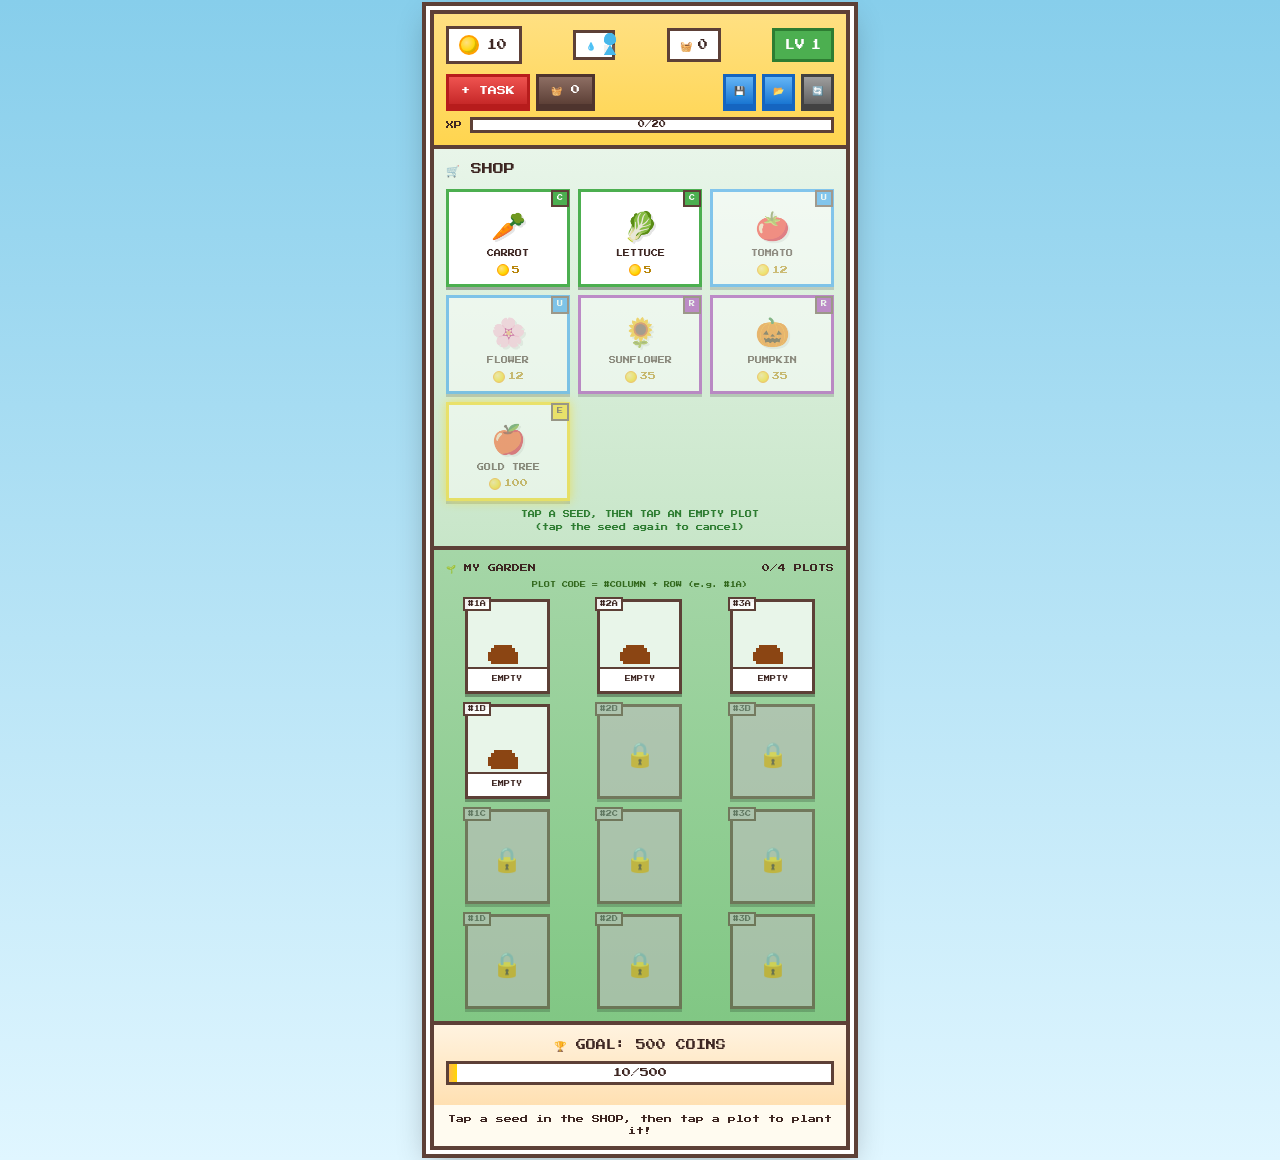
<file: scoring-gardening-simulator/index.html>
<!DOCTYPE html>
<html lang="en">
<head>
  <meta charset="UTF-8">
  <meta name="viewport" content="width=device-width, initial-scale=1.0">
  <title>🌱 Garden Simulator</title>
  <link rel="preconnect" href="https://fonts.googleapis.com">
  <link rel="preconnect" href="https://fonts.gstatic.com" crossorigin>
  <link href="https://fonts.googleapis.com/css2?family=Press+Start+2P&display=swap" rel="stylesheet">
  <style>
    * {
      margin: 0;
      padding: 0;
      box-sizing: border-box;
      image-rendering: pixelated;
      image-rendering: crisp-edges;
    }

    :root {
      --sky-top: #87CEEB;
      --sky-bottom: #E0F6FF;
      --dirt: #8B4513;
      --dirt-dark: #654321;
      --grass: #4CAF50;
      --grass-light: #8BC34A;
      --common: #4CAF50;
      --uncommon: #2196F3;
      --rare: #9C27B0;
      --epic: #FFD700;
      --coin: #FFD700;
      --water: #29B6F6;
      --panel-bg: #FFF8E1;
      --panel-border: #5D4037;
      --text-dark: #3E2723;
      --shadow: rgba(0,0,0,0.3);
    }

    body {
      font-family: 'Press Start 2P', cursive;
      background: linear-gradient(180deg, var(--sky-top) 0%, var(--sky-bottom) 100%);
      min-height: 100vh;
      display: flex;
      justify-content: center;
      align-items: flex-start;
      padding: 10px;
      line-height: 1.6;
    }

    #game-container {
      width: 100%;
      max-width: 420px;
      background: var(--panel-bg);
      border: 4px solid var(--panel-border);
      box-shadow:
        0 0 0 4px #fff,
        0 0 0 8px var(--panel-border),
        0 10px 30px var(--shadow);
      position: relative;
      overflow: hidden;
    }

    /* Decorative clouds */
    .cloud {
      position: absolute;
      background: #fff;
      border-radius: 50%;
      opacity: 0.7;
      pointer-events: none;
      animation: float 20s infinite ease-in-out;
    }

    .cloud::before,
    .cloud::after {
      content: '';
      position: absolute;
      background: #fff;
      border-radius: 50%;
    }

    .cloud-1 {
      width: 60px;
      height: 24px;
      top: 20px;
      left: -80px;
      animation-delay: 0s;
    }
    .cloud-1::before { width: 30px; height: 30px; top: -12px; left: 8px; }
    .cloud-1::after { width: 24px; height: 24px; top: -8px; right: 10px; }

    .cloud-2 {
      width: 50px;
      height: 20px;
      top: 60px;
      left: -60px;
      animation-delay: -7s;
    }
    .cloud-2::before { width: 24px; height: 24px; top: -10px; left: 6px; }
    .cloud-2::after { width: 20px; height: 20px; top: -6px; right: 8px; }

    .cloud-3 {
      width: 70px;
      height: 28px;
      top: 100px;
      left: -100px;
      animation-delay: -14s;
    }
    .cloud-3::before { width: 34px; height: 34px; top: -14px; left: 10px; }
    .cloud-3::after { width: 28px; height: 28px; top: -10px; right: 12px; }

    @keyframes float {
      0%, 100% { transform: translateX(0); }
      50% { transform: translateX(calc(100vw + 200px)); }
    }

    /* Header */
    #header {
      background: linear-gradient(180deg, #FFE082 0%, #FFD54F 100%);
      border-bottom: 4px solid var(--panel-border);
      padding: 12px;
      display: flex;
      flex-direction: column;
      gap: 10px;
    }

    .stats-row {
      display: flex;
      justify-content: space-between;
      align-items: center;
      gap: 6px;
      flex-wrap: wrap;
    }

    .stat-box {
      display: flex;
      align-items: center;
      gap: 6px;
      background: #fff;
      border: 3px solid var(--panel-border);
      padding: 6px 10px;
      font-size: 10px;
      color: var(--text-dark);
    }

    .coin-icon {
      width: 20px;
      height: 20px;
      background: radial-gradient(circle at 35% 35%, #FFE082, var(--coin) 60%, #FFA000);
      border-radius: 50%;
      border: 2px solid #FFA000;
      display: inline-block;
      box-shadow: inset -2px -2px 0 rgba(0,0,0,0.15);
    }

    #coin-display {
      display: inline-block;
      min-width: 24px;
      text-align: center;
    }

    #coin-display.bump {
      animation: coinBump 0.45s ease;
    }

    @keyframes coinBump {
      0% { transform: scale(1); }
      40% { transform: scale(1.6); color: #B8860B; }
      100% { transform: scale(1); }
    }

    #water-container.bump {
      animation: coinBump 0.45s ease;
    }

    /* Water droplets */
    .water-container {
      display: flex;
      align-items: center;
      gap: 4px;
      background: #fff;
      border: 3px solid var(--panel-border);
      padding: 6px 10px;
    }

    .water-drop {
      width: 16px;
      height: 20px;
      position: relative;
      transition: all 0.3s;
    }

    .water-drop::before {
      content: '';
      position: absolute;
      width: 12px;
      height: 12px;
      background: var(--water);
      border-radius: 50% 50% 50% 50% / 60% 60% 40% 40%;
      bottom: 0;
      left: 2px;
    }

    .water-drop::after {
      content: '';
      position: absolute;
      width: 0;
      height: 0;
      border-left: 6px solid transparent;
      border-right: 6px solid transparent;
      border-bottom: 10px solid var(--water);
      top: 0;
      left: 2px;
    }

    .water-drop.empty {
      opacity: 0.2;
      filter: grayscale(1);
    }

    .water-drop.empty::before,
    .water-drop.empty::after {
      background: #BDBDBD;
      border-bottom-color: #BDBDBD;
    }

    .water-label {
      font-size: 8px;
      color: #0277BD;
      margin-right: 2px;
    }

    .level-badge {
      background: var(--grass);
      color: #fff;
      border-color: #2E7D32;
    }

    .btn-group {
      display: flex;
      gap: 6px;
    }

    #teacher-btn {
      background: linear-gradient(180deg, #EF5350 0%, #C62828 100%);
      color: #fff;
      border: 3px solid #B71C1C;
      padding: 8px 12px;
      font-family: 'Press Start 2P', cursive;
      font-size: 9px;
      cursor: pointer;
      box-shadow: 0 4px 0 #B71C1C;
      transition: all 0.1s;
      white-space: nowrap;
    }

    #teacher-btn:active {
      transform: translateY(4px);
      box-shadow: 0 0 0 #B71C1C;
    }

    #teacher-btn:hover {
      filter: brightness(1.1);
    }

    #teacher-btn.pulse {
      animation: pulseBtn 1s infinite;
    }

    @keyframes pulseBtn {
      0%, 100% { box-shadow: 0 4px 0 #B71C1C, 0 0 0 0 rgba(239,83,80,0.7); }
      50% { box-shadow: 0 4px 0 #B71C1C, 0 0 0 10px rgba(239,83,80,0); }
    }

    #compost-btn {
      background: linear-gradient(180deg, #8D6E63 0%, #5D4037 100%);
      color: #fff;
      border: 3px solid #4E342E;
      padding: 8px 12px;
      font-family: 'Press Start 2P', cursive;
      font-size: 9px;
      cursor: pointer;
      box-shadow: 0 4px 0 #4E342E;
      transition: all 0.1s;
      white-space: nowrap;
    }

    #compost-btn:active {
      transform: translateY(4px);
      box-shadow: 0 0 0 #4E342E;
    }

    #compost-btn.ready-use {
      animation: pulseBtn 1s infinite;
    }

    #compost-btn.active-mode {
      outline: 3px dashed #FFD700;
    }

    #reset-btn {
      background: linear-gradient(180deg, #9E9E9E 0%, #616161 100%);
      color: #fff;
      border: 3px solid #424242;
      padding: 8px;
      font-family: 'Press Start 2P', cursive;
      font-size: 9px;
      cursor: pointer;
      box-shadow: 0 4px 0 #424242;
      transition: all 0.1s;
    }

    #reset-btn:active {
      transform: translateY(4px);
      box-shadow: 0 0 0 #424242;
    }

    #export-btn, #import-btn {
      background: linear-gradient(180deg, #64B5F6 0%, #1976D2 100%);
      color: #fff;
      border: 3px solid #1565C0;
      padding: 8px;
      font-family: 'Press Start 2P', cursive;
      font-size: 9px;
      cursor: pointer;
      box-shadow: 0 4px 0 #1565C0;
      transition: all 0.1s;
    }

    #export-btn:active, #import-btn:active {
      transform: translateY(4px);
      box-shadow: 0 0 0 #1565C0;
    }

    #export-name-input {
      width: 100%;
      padding: 8px;
      font-family: 'Press Start 2P', cursive;
      font-size: 9px;
      border: 3px solid var(--panel-border);
      background: #fff;
      color: var(--text-dark);
      margin-bottom: 16px;
      box-sizing: border-box;
    }

    .import-warn-text {
      font-size: 8px;
      color: var(--text-dark);
      margin-bottom: 12px;
      line-height: 1.8;
    }

    #import-unsaved-warning {
      display: none;
      color: #C62828;
    }

    #import-unsaved-warning.show {
      display: block;
    }

    /* XP Bar */
    .xp-container {
      display: flex;
      align-items: center;
      gap: 8px;
    }

    .xp-label {
      font-size: 8px;
      color: var(--text-dark);
    }

    .xp-bar {
      flex: 1;
      height: 16px;
      background: #fff;
      border: 3px solid var(--panel-border);
      position: relative;
      overflow: hidden;
    }

    .xp-fill {
      height: 100%;
      background: linear-gradient(90deg, var(--grass-light), var(--grass));
      transition: width 0.5s ease;
      position: relative;
    }

    .xp-fill::after {
      content: '';
      position: absolute;
      top: 0;
      left: 0;
      right: 0;
      height: 50%;
      background: rgba(255,255,255,0.3);
    }

    .xp-text {
      position: absolute;
      top: 50%;
      left: 50%;
      transform: translate(-50%, -50%);
      font-size: 7px;
      color: var(--text-dark);
      text-shadow: 1px 1px 0 #fff;
      z-index: 1;
    }

    /* Sections */
    .section {
      border-bottom: 4px solid var(--panel-border);
      padding: 12px;
    }

    .section-title {
      font-size: 11px;
      color: var(--text-dark);
      margin-bottom: 10px;
      display: flex;
      align-items: center;
      gap: 8px;
    }

    /* Shop */
    #shop {
      background: linear-gradient(180deg, #E8F5E9 0%, #C8E6C9 100%);
    }

    .shop-grid {
      display: grid;
      grid-template-columns: repeat(3, 1fr);
      gap: 8px;
    }

    .seed-card {
      background: #fff;
      border: 3px solid var(--panel-border);
      padding: 8px 4px;
      text-align: center;
      cursor: pointer;
      transition: all 0.15s;
      position: relative;
      box-shadow: 0 3px 0 var(--shadow);
    }

    .seed-card:hover:not(.disabled) {
      transform: translateY(-2px);
      box-shadow: 0 5px 0 var(--shadow);
    }

    .seed-card:active:not(.disabled) {
      transform: translateY(2px);
      box-shadow: 0 1px 0 var(--shadow);
    }

    .seed-card.disabled {
      opacity: 0.5;
      cursor: not-allowed;
    }

    .seed-card.selected {
      outline: 3px dashed var(--epic);
      animation: selectPulse 1s infinite;
    }

    @keyframes selectPulse {
      0%, 100% { outline-color: var(--epic); }
      50% { outline-color: var(--grass); }
    }

    .seed-card.common { border-color: var(--common); }
    .seed-card.uncommon { border-color: var(--uncommon); }
    .seed-card.rare { border-color: var(--rare); }
    .seed-card.epic { border-color: var(--epic); box-shadow: 0 0 10px var(--epic), 0 3px 0 var(--shadow); }

    .seed-emoji {
      font-size: 28px;
      display: block;
      margin-bottom: 4px;
      filter: drop-shadow(2px 2px 0 rgba(0,0,0,0.1));
    }

    .seed-name {
      font-size: 7px;
      color: var(--text-dark);
      margin-bottom: 4px;
      word-break: break-word;
    }

    .seed-price {
      font-size: 8px;
      color: #B8860B;
      display: flex;
      align-items: center;
      justify-content: center;
      gap: 3px;
    }

    .shop-hint {
      font-size: 7px;
      color: #2E7D32;
      margin-top: 8px;
      text-align: center;
      line-height: 1.8;
    }

    .mini-coin {
      width: 12px;
      height: 12px;
      background: radial-gradient(circle at 35% 35%, #FFE082, var(--coin) 60%, #FFA000);
      border-radius: 50%;
      border: 1px solid #FFA000;
      display: inline-block;
    }

    .rarity-tag {
      position: absolute;
      top: -2px;
      right: -2px;
      font-size: 6px;
      padding: 2px 4px;
      color: #fff;
      border: 2px solid var(--panel-border);
    }

    .rarity-tag.common { background: var(--common); }
    .rarity-tag.uncommon { background: var(--uncommon); }
    .rarity-tag.rare { background: var(--rare); }
    .rarity-tag.epic { background: var(--epic); color: var(--text-dark); }

    /* Watering Section */
    #watering-section {
      background: linear-gradient(180deg, #E1F5FE 0%, #B3E5FC 100%);
      display: none;
    }

    #watering-section.active {
      display: block;
    }

    .watering-can-container {
      text-align: center;
      padding: 10px;
    }

    .watering-can {
      font-size: 64px;
      display: inline-block;
      position: relative;
      animation: tilt 2s ease-in-out infinite;
    }

    @keyframes tilt {
      0%, 100% { transform: rotate(-5deg); }
      50% { transform: rotate(5deg); }
    }

    .watering-can .water-level {
      position: absolute;
      bottom: 8px;
      left: 50%;
      transform: translateX(-50%);
      width: 30px;
      background: var(--water);
      border-radius: 0 0 4px 4px;
      transition: height 0.3s;
    }

    .watering-instructions {
      font-size: 9px;
      color: #0277BD;
      margin-top: 8px;
      line-height: 1.8;
    }

    .water-count-big {
      font-size: 14px;
      color: #0277BD;
      margin-top: 4px;
    }

    /* Garden */
    #garden {
      background: linear-gradient(180deg, #A5D6A7 0%, #81C784 100%);
    }

    .garden-info {
      display: flex;
      justify-content: space-between;
      align-items: center;
      margin-bottom: 6px;
      font-size: 8px;
      color: var(--text-dark);
    }

    .plot-legend {
      font-size: 6px;
      color: #33691E;
      text-align: center;
      margin-bottom: 8px;
    }

    .garden-grid {
      position: relative;
      display: grid;
      grid-template-columns: repeat(3, 1fr);
      gap: 10px;
      justify-items: center;
    }

    .plot {
      width: 85px;
      height: 95px;
      cursor: pointer;
      position: relative;
      transition: transform 0.15s;
    }

    .plot:hover:not(.locked) {
      transform: scale(1.05);
    }

    .plot:active:not(.locked) {
      transform: scale(0.95);
    }

    .plot-inner {
      width: 100%;
      height: 100%;
      border: 3px solid var(--panel-border);
      background: #fff;
      box-shadow: 0 3px 0 var(--shadow);
      position: relative;
      overflow: hidden;
    }

    /* Plot code labels (#1A etc.) */
    .plot-label {
      position: absolute;
      top: -2px;
      left: -2px;
      font-size: 6px;
      background: rgba(255,255,255,0.92);
      border: 2px solid var(--panel-border);
      padding: 1px 3px;
      color: var(--text-dark);
      z-index: 6;
      line-height: 1.4;
    }

    .plot.locked .plot-label {
      background: #BDBDBD;
      color: #424242;
    }

    /* Rarity borders for plots */
    .plot-inner.common { border-color: var(--common); box-shadow: 0 0 8px var(--common), 0 3px 0 var(--shadow); }
    .plot-inner.uncommon { border-color: var(--uncommon); box-shadow: 0 0 8px var(--uncommon), 0 3px 0 var(--shadow); }
    .plot-inner.rare { border-color: var(--rare); box-shadow: 0 0 8px var(--rare), 0 3px 0 var(--shadow); }
    .plot-inner.epic { border-color: var(--epic); box-shadow: 0 0 12px var(--epic), 0 3px 0 var(--shadow); }

    .plot canvas {
      width: 100%;
      height: 65px;
      display: block;
    }

    .plot-info {
      padding: 4px;
      text-align: center;
      background: rgba(255,255,255,0.9);
      border-top: 2px solid var(--panel-border);
    }

    .plot-emoji {
      font-size: 16px;
      display: block;
    }

    .plot-name {
      font-size: 6px;
      color: var(--text-dark);
      display: block;
      margin-top: 2px;
    }

    .plot-status {
      display: flex;
      justify-content: center;
      gap: 2px;
      margin-top: 3px;
    }

    .growth-dot {
      width: 8px;
      height: 8px;
      border: 2px solid var(--panel-border);
      background: #E0E0E0;
    }

    .growth-dot.filled {
      background: var(--water);
    }

    .growth-dot.ready {
      background: var(--epic);
      animation: blink 0.5s infinite;
    }

    @keyframes blink {
      0%, 100% { opacity: 1; }
      50% { opacity: 0.5; }
    }

    .thirsty-icon {
      position: absolute;
      top: 2px;
      right: 2px;
      font-size: 12px;
      animation: bounce 1s infinite;
    }

    @keyframes bounce {
      0%, 100% { transform: translateY(0); }
      50% { transform: translateY(-3px); }
    }

    .plot.empty-target .plot-name {
      color: #2E7D32;
    }

    .plot.locked {
      cursor: not-allowed;
      opacity: 0.6;
    }

    .plot.locked .plot-inner {
      background: #BDBDBD;
    }

    .plot .lock-icon {
      position: absolute;
      top: 50%;
      left: 50%;
      transform: translate(-50%, -50%);
      font-size: 24px;
      z-index: 1;
    }

    .plot.ready .plot-inner {
      animation: pulse 1s infinite;
    }

    @keyframes pulse {
      0%, 100% { box-shadow: 0 0 0 0 rgba(255,215,0,0.7); }
      50% { box-shadow: 0 0 0 8px rgba(255,215,0,0); }
    }

    /* PLANTING MODE: empty plots become drop targets */
    .plot.plant-target {
      cursor: cell;
    }

    .plot.plant-target .plot-inner {
      outline: 3px dashed var(--grass);
      animation: targetPulse 1s infinite;
      background: #F1F8E9;
    }

    @keyframes targetPulse {
      0%, 100% { outline-color: var(--grass); }
      50% { outline-color: var(--epic); }
    }

    /* Plant landed animation */
    .plot-inner.planted-anim {
      animation: plantedPop 0.55s ease;
    }

    @keyframes plantedPop {
      0% { transform: scale(0.3); }
      60% { transform: scale(1.15); }
      100% { transform: scale(1); }
    }

    /* Plant just became fully grown */
    .plot.just-ready .plot-inner {
      animation: readyPop 0.65s ease;
    }

    @keyframes readyPop {
      0% { transform: scale(1); }
      40% { transform: scale(1.25) rotate(3deg); }
      100% { transform: scale(1); }
    }

    /* Compost visuals */
    .compost-badge {
      position: absolute;
      top: 2px;
      left: 2px;
      font-size: 12px;
      z-index: 2;
    }

    .plot-inner.composted .plot-info {
      background: #D7CCC8;
    }

    .plot.compost-mode .plot-inner {
      outline: 3px dashed #795548;
      cursor: cell;
    }

    .plot.compost-mode:hover .plot-inner {
      outline-color: #FFD700;
    }

    .compost-sparkle {
      position: absolute;
      font-size: 18px;
      pointer-events: none;
      animation: splash 0.6s ease-out forwards;
      z-index: 10;
    }

    /* Water pour animation (single plot) */
    .water-pour {
      position: absolute;
      top: -20px;
      left: 50%;
      transform: translateX(-50%);
      font-size: 24px;
      pointer-events: none;
      animation: pour 0.8s ease-in forwards;
      z-index: 10;
    }

    @keyframes pour {
      0% { transform: translateX(-50%) translateY(0) rotate(0deg); opacity: 1; }
      50% { transform: translateX(-50%) translateY(20px) rotate(20deg); opacity: 1; }
      100% { transform: translateX(-50%) translateY(40px) rotate(40deg); opacity: 0; }
    }

    .water-splash {
      position: absolute;
      font-size: 16px;
      pointer-events: none;
      animation: splash 0.5s ease-out forwards;
      z-index: 10;
    }

    @keyframes splash {
      0% { transform: translateX(-50%) scale(0); opacity: 1; }
      100% { transform: translateX(-50%) scale(1.5); opacity: 0; }
    }

    /* COLUMN water animation: stream falls down the whole column */
    .column-pour {
      position: absolute;
      top: 0;
      width: 18px;
      z-index: 20;
      pointer-events: none;
      overflow: hidden;
      border-radius: 8px;
      background: linear-gradient(180deg,
        rgba(41,182,246,0) 0%,
        rgba(41,182,246,0.25) 25%,
        rgba(41,182,246,0.25) 100%);
      animation: columnFade 1.1s ease forwards;
    }

    .column-pour .drop {
      position: absolute;
      left: 50%;
      transform: translateX(-50%);
      font-size: 13px;
      animation: dropFall 0.45s linear infinite;
    }

    @keyframes dropFall {
      0% { top: -18px; opacity: 1; }
      100% { top: 100%; opacity: 0.5; }
    }

    @keyframes columnFade {
      0%, 70% { opacity: 1; }
      100% { opacity: 0; }
    }

    /* Coin fly animation */
    .coin-fly {
      position: absolute;
      font-size: 16px;
      pointer-events: none;
      animation: coinFly 0.8s ease-out forwards;
      z-index: 10;
    }

    @keyframes coinFly {
      0% { transform: translate(0, 0) scale(1); opacity: 1; }
      50% { transform: translate(0, -30px) scale(1.3); opacity: 1; }
      100% { transform: translate(0, -60px) scale(0.5); opacity: 0; }
    }

    /* Goal Section */
    #goal {
      background: linear-gradient(180deg, #FFF3E0 0%, #FFE0B2 100%);
      border-bottom: none;
    }

    .goal-container {
      text-align: center;
    }

    .goal-title {
      font-size: 10px;
      color: var(--text-dark);
      margin-bottom: 8px;
    }

    .goal-bar {
      height: 24px;
      background: #fff;
      border: 3px solid var(--panel-border);
      position: relative;
      margin-bottom: 8px;
    }

    .goal-fill {
      height: 100%;
      background: linear-gradient(90deg, #FFB74D, var(--coin), #FFB74D);
      background-size: 200% 100%;
      animation: shimmer 2s infinite;
      transition: width 0.5s ease;
    }

    @keyframes shimmer {
      0% { background-position: 0% 50%; }
      100% { background-position: 200% 50%; }
    }

    .goal-text {
      position: absolute;
      top: 50%;
      left: 50%;
      transform: translate(-50%, -50%);
      font-size: 9px;
      color: var(--text-dark);
      text-shadow: 1px 1px 0 #fff;
      z-index: 1;
    }

    .goal-trophy {
      font-size: 32px;
      margin-top: 4px;
      display: none;
    }

    .goal-trophy.show {
      display: block;
      animation: bounce 0.5s ease;
    }

    /* Status message */
    #status {
      text-align: center;
      padding: 8px;
      font-size: 8px;
      color: var(--text-dark);
      min-height: 30px;
      background: rgba(255,255,255,0.5);
    }

    #status.success { color: #2E7D32; }
    #status.error { color: #C62828; }
    #status.info { color: #1565C0; }
    #status.water { color: #0277BD; }

    /* Win overlay */
    #win-overlay {
      position: fixed;
      top: 0;
      left: 0;
      width: 100%;
      height: 100%;
      background: rgba(0,0,0,0.8);
      display: none;
      justify-content: center;
      align-items: center;
      z-index: 100;
      flex-direction: column;
      gap: 20px;
    }

    #win-overlay.show {
      display: flex;
      animation: fadeIn 0.5s ease;
    }

    @keyframes fadeIn {
      from { opacity: 0; }
      to { opacity: 1; }
    }

    .win-content {
      background: var(--panel-bg);
      border: 4px solid var(--epic);
      padding: 30px;
      text-align: center;
      box-shadow: 0 0 30px var(--epic);
      animation: popIn 0.5s ease;
    }

    @keyframes popIn {
      0% { transform: scale(0); }
      80% { transform: scale(1.1); }
      100% { transform: scale(1); }
    }

    .win-emoji {
      font-size: 64px;
      margin-bottom: 16px;
    }

    .win-title {
      font-size: 16px;
      color: var(--text-dark);
      margin-bottom: 12px;
    }

    .win-stats {
      font-size: 10px;
      color: var(--text-dark);
      margin-bottom: 20px;
      line-height: 2;
    }

    #play-again-btn {
      background: linear-gradient(180deg, var(--grass-light) 0%, var(--grass) 100%);
      color: #fff;
      border: 3px solid #2E7D32;
      padding: 12px 24px;
      font-family: 'Press Start 2P', cursive;
      font-size: 10px;
      cursor: pointer;
      box-shadow: 0 4px 0 #2E7D32;
      transition: all 0.1s;
    }

    #play-again-btn:active {
      transform: translateY(4px);
      box-shadow: 0 0 0 #2E7D32;
    }

    /* Reset confirm overlay */
    #reset-overlay {
      position: fixed;
      top: 0;
      left: 0;
      width: 100%;
      height: 100%;
      background: rgba(0,0,0,0.7);
      display: none;
      justify-content: center;
      align-items: center;
      z-index: 100;
    }

    #reset-overlay.show {
      display: flex;
      animation: fadeIn 0.3s ease;
    }

    .reset-content {
      background: var(--panel-bg);
      border: 4px solid #C62828;
      padding: 24px;
      text-align: center;
      max-width: 300px;
    }

    .reset-title {
      font-size: 12px;
      color: #C62828;
      margin-bottom: 16px;
    }

    .reset-buttons {
      display: flex;
      gap: 12px;
      justify-content: center;
    }

    .reset-confirm-btn {
      background: linear-gradient(180deg, #EF5350 0%, #C62828 100%);
      color: #fff;
      border: 3px solid #B71C1C;
      padding: 10px 16px;
      font-family: 'Press Start 2P', cursive;
      font-size: 9px;
      cursor: pointer;
      box-shadow: 0 3px 0 #B71C1C;
    }

    .reset-cancel-btn {
      background: linear-gradient(180deg, #9E9E9E 0%, #616161 100%);
      color: #fff;
      border: 3px solid #424242;
      padding: 10px 16px;
      font-family: 'Press Start 2P', cursive;
      font-size: 9px;
      cursor: pointer;
      box-shadow: 0 3px 0 #424242;
    }

    /* Export and Import overlays */
    #export-overlay, #import-overlay {
      position: fixed;
      top: 0;
      left: 0;
      width: 100%;
      height: 100%;
      background: rgba(0,0,0,0.7);
      display: none;
      justify-content: center;
      align-items: center;
      z-index: 100;
    }

    #export-overlay.show, #import-overlay.show {
      display: flex;
      animation: fadeIn 0.3s ease;
    }

    /* Confetti */
    .confetti {
      position: fixed;
      width: 10px;
      height: 10px;
      pointer-events: none;
      z-index: 99;
      animation: confettiFall 3s ease-in forwards;
    }

    @keyframes confettiFall {
      0% { transform: translateY(-100vh) rotate(0deg); opacity: 1; }
      100% { transform: translateY(100vh) rotate(720deg); opacity: 0; }
    }

    /* Level up animation */
    .level-up-text {
      position: fixed;
      top: 50%;
      left: 50%;
      transform: translate(-50%, -50%);
      font-size: 24px;
      color: var(--epic);
      text-shadow: 2px 2px 0 #fff, -2px -2px 0 #fff, 2px -2px 0 #fff, -2px 2px 0 #fff;
      pointer-events: none;
      z-index: 50;
      animation: levelUp 1.5s ease forwards;
    }

    @keyframes levelUp {
      0% { transform: translate(-50%, -50%) scale(0); opacity: 0; }
      20% { transform: translate(-50%, -50%) scale(1.2); opacity: 1; }
      80% { transform: translate(-50%, -50%) scale(1); opacity: 1; }
      100% { transform: translate(-50%, -150%) scale(1); opacity: 0; }
    }

    /* Floating reward text */
    .float-text {
      position: absolute;
      font-size: 12px;
      pointer-events: none;
      animation: floatUp 1s ease-out forwards;
      z-index: 20;
      white-space: nowrap;
    }

    @keyframes floatUp {
      0% { transform: translateY(0); opacity: 1; }
      100% { transform: translateY(-40px); opacity: 0; }
    }

    /* Responsive */
    @media (max-width: 380px) {
      .plot { width: 75px; height: 85px; }
      .seed-emoji { font-size: 24px; }
      .stats-row { gap: 4px; }
      .stat-box { padding: 4px 6px; font-size: 8px; }
    }
  </style>
</head>
<body>
  <div id="game-container">
    <!-- Decorative clouds -->
    <div class="cloud cloud-1"></div>
    <div class="cloud cloud-2"></div>
    <div class="cloud cloud-3"></div>

    <!-- Header -->
    <div id="header">
      <div class="stats-row">
        <div class="stat-box">
          <span class="coin-icon"></span>
          <span id="coin-display">10</span>
        </div>
        <div class="water-container" id="water-container">
          <span class="water-label">💧</span>
          <span id="water-drops"></span>
        </div>
        <div class="stat-box">
          <span>🧺</span><span id="compost-display">0</span>
        </div>
        <div class="stat-box level-badge">
          LV <span id="level-display">1</span>
        </div>
      </div>
      <div class="stats-row">
        <div class="btn-group" style="flex: 1;">
          <button id="teacher-btn">+ TASK</button>
          <button id="compost-btn">🧺 0</button>
        </div>
        <div class="btn-group">
          <button id="export-btn" title="Export save file">💾</button>
          <button id="import-btn" title="Import save file">📂</button>
          <button id="reset-btn">🔄</button>
        </div>
      </div>
      <div class="xp-container">
        <span class="xp-label">XP</span>
        <div class="xp-bar">
          <div class="xp-fill" id="xp-fill" style="width: 0%"></div>
          <span class="xp-text" id="xp-text">0/20</span>
        </div>
      </div>
    </div>

    <!-- Watering Section -->
    <div id="watering-section" class="section">
      <div class="section-title">💧 WATERING MODE</div>
      <div class="watering-can-container">
        <div class="watering-can">
          🚿
          <div class="water-level" id="can-water-level" style="height: 20px;"></div>
        </div>
        <div class="water-count-big" id="water-count-big">2 / 3</div>
        <div class="watering-instructions">
          Click a plant to<br>water its whole column!
        </div>
      </div>
    </div>

    <!-- Shop -->
    <div id="shop" class="section">
      <div class="section-title">🛒 SHOP</div>
      <div class="shop-grid" id="shop-grid"></div>
      <div class="shop-hint">TAP A SEED, THEN TAP AN EMPTY PLOT<br>(tap the seed again to cancel)</div>
    </div>

    <!-- Garden -->
    <div id="garden" class="section">
      <div class="garden-info">
        <span>🌱 MY GARDEN</span>
        <span id="plots-info">0/4 PLOTS</span>
      </div>
      <div class="plot-legend">PLOT CODE = #COLUMN + ROW (e.g. #1A)</div>
      <div class="garden-grid" id="garden-grid"></div>
    </div>

    <!-- Goal -->
    <div id="goal" class="section">
      <div class="goal-container">
      <div class="goal-title" id="goal-title">🏆 GOAL: 500 COINS</div>
        <div class="goal-bar">
          <div class="goal-fill" id="goal-fill" style="width: 2%"></div>
          <span class="goal-text" id="goal-text">10/500</span>
        </div>
        <div class="goal-trophy" id="goal-trophy">🏆</div>
      </div>
    </div>

    <!-- Status -->
    <div id="status">Tap a seed in the SHOP, then tap a plot to plant it!</div>
  </div>

  <!-- Win Overlay -->
  <div id="win-overlay">
    <div class="win-content">
      <div class="win-emoji">🌟🏆🌟</div>
      <div class="win-title">YOU WIN!</div>
      <div class="win-stats" id="win-stats"></div>
      <button id="play-again-btn">PLAY AGAIN</button>
    </div>
  </div>

  <!-- Reset Confirm Overlay -->
  <div id="reset-overlay">
    <div class="reset-content">
      <div class="reset-title">RESET GAME?</div>
      <p style="font-size: 8px; margin-bottom: 16px; color: var(--text-dark);">All progress will be lost!</p>
      <div class="reset-buttons">
        <button class="reset-confirm-btn" id="confirm-reset">YES</button>
        <button class="reset-cancel-btn" id="cancel-reset">NO</button>
      </div>
    </div>
  </div>

  <!-- Export Naming Overlay -->
  <div id="export-overlay">
    <div class="reset-content" style="border-color: #1976D2;">
      <div class="reset-title" style="color: #1976D2;">💾 EXPORT SAVE</div>
      <p class="import-warn-text">Name your save file:</p>
      <input id="export-name-input" type="text" maxlength="60" spellcheck="false">
      <div class="reset-buttons">
        <button class="reset-confirm-btn" id="confirm-export" style="background: linear-gradient(180deg, #64B5F6 0%, #1976D2 100%); border-color: #1565C0; box-shadow: 0 3px 0 #1565C0;">EXPORT</button>
        <button class="reset-cancel-btn" id="cancel-export">CANCEL</button>
      </div>
    </div>
  </div>

  <!-- Import Warning Overlay -->
  <div id="import-overlay">
    <div class="reset-content" style="max-width: 320px; border-color: #E65100;">
      <div class="reset-title" style="color: #E65100;">📂 IMPORT SAVE?</div>
      <p class="import-warn-text">⚠️ Importing will REPLACE your current garden!</p>
      <p class="import-warn-text" id="import-unsaved-warning">
        💾 Your current progress hasn't been exported yet! Export it first so you can switch back later.
      </p>
      <div class="reset-buttons">
        <button class="reset-confirm-btn" id="import-export-first" style="background: linear-gradient(180deg, #64B5F6 0%, #1976D2 100%); border-color: #1565C0; box-shadow: 0 3px 0 #1565C0;">EXPORT FIRST</button>
        <button class="reset-confirm-btn" id="import-confirm">IMPORT</button>
        <button class="reset-cancel-btn" id="import-cancel">CANCEL</button>
      </div>
    </div>
  </div>

  <!-- Hidden file input for import -->
  <input type="file" id="import-file-input" accept=".json,application/json" style="display: none;">

  <script>
    // ============================================
    // PIXEL ART SPRITES (16x16)
    // ============================================
    const COLORS = {
      '.': null,
      'b': '#8B4513', // brown dirt
      'd': '#654321', // dark brown (seed)
      'g': '#228B22', // green stem
      'l': '#90EE90', // light green leaves
      'w': '#FFFFFF', // white sparkle
      's': '#87CEEB', // sky (for locked plots)
      'L': '#9E9E9E', // lock gray
    };

    const SPRITES = {
      empty: [
        "................",
        "................",
        "................",
        "................",
        "................",
        "................",
        "................",
        "................",
        "................",
        "................",
        "....bbbbbb......",
        "...bbbbbbbb.....",
        "..bbbbbbbbbb....",
        "..bbbbbbbbbb....",
        "..bbbbbbbbbb....",
        "...bbbbbbbbb...."
      ],
      seed: [
        "................",
        "................",
        "................",
        "................",
        "................",
        "................",
        "................",
        "................",
        ".......d........",
        "......ddd.......",
        "....bbbbbb......",
        "...bbbbbbbb.....",
        "..bbbbbbbbbb....",
        "..bbbbbbbbbb....",
        "..bbbbbbbbbb....",
        "...bbbbbbbbb...."
      ],
      sprout: [
        "................",
        "................",
        "................",
        "................",
        "................",
        ".......g........",
        "......ggg.......",
        ".....gggg.......",
        "....ggggg.......",
        "...gggggg.......",
        "....bbbbbb......",
        "...bbbbbbbb.....",
        "..bbbbbbbbbb....",
        "..bbbbbbbbbb....",
        "..bbbbbbbbbb....",
        "...bbbbbbbbb...."
      ],
      growing: [
        "................",
        "................",
        "......ll........",
        ".....llll.......",
        "....llllll......",
        ".....llll.......",
        "....llllll......",
        "...ggggggg......",
        "..ggggggggg.....",
        "...ggggggg......",
        "....bbbbbb......",
        "...bbbbbbbb.....",
        "..bbbbbbbbbb....",
        "..bbbbbbbbbb....",
        "..bbbbbbbbbb....",
        "...bbbbbbbbb...."
      ],
      ready: [
        ".......FF.......",
        "....w..FF..w....",
        "......FFFF......",
        "...w.FFFFFF.w...",
        "....FFFFFFFF....",
        "..w...FF......w.",
        "......gggg......",
        ".....ggggg......",
        "....ggggggg.....",
        "...ggggggggg....",
        "....bbbbbb......",
        "...bbbbbbbb.....",
        "..bbbbbbbbbb....",
        "..bbbbbbbbbb....",
        "..bbbbbbbbbb....",
        "...bbbbbbbbb...."
      ],
      locked: [
        "................",
        "................",
        "................",
        "................",
        "................",
        "................",
        "......LL........",
        ".....LLLL.......",
        "....LL..LL......",
        "....LL..LL......",
        "....LLLLLL......",
        ".....LLLL.......",
        "......LL........",
        ".....LLLL.......",
        "....LL..LL......",
        "...LL....LL....."
      ],
      wilted: [
        "................",
        "................",
        "................",
        "................",
        "......gg........",
        ".....ggg........",
        "....gggg........",
        "...ggggg........",
        "....gggg.........",
        ".....ggg........",
        "....bbbbbb......",
        "...bbbbbbbb.....",
        "..bbbbbbbbbb....",
        "..bbbbbbbbbb....",
        "..bbbbbbbbbb....",
        "...bbbbbbbbb...."
      ]
    };

    // ============================================
    // PLANT DATABASE
    // (Cheapest plants (CARROT & LETTUCE) grow in
    //  2 waterings instead of 3 to speed up the
    //  early game loop)
    // ============================================
    const PLANTS = {
      carrot: {
        name: 'CARROT',
        emoji: '🥕',
        fruitColor: '#FF8C00',
        rarity: 'common',
        cost: 5,
        sell: 7,
        watersNeeded: 2,
        stages: 2,
        xp: 5
      },
      lettuce: {
        name: 'LETTUCE',
        emoji: '🥬',
        fruitColor: '#8BC34A',
        rarity: 'common',
        cost: 5,
        sell: 7,
        watersNeeded: 2,
        stages: 2,
        xp: 5
      },
      tomato: {
        name: 'TOMATO',
        emoji: '🍅',
        fruitColor: '#F44336',
        rarity: 'uncommon',
        cost: 12,
        sell: 17,
        watersNeeded: 3,
        stages: 3,
        xp: 12
      },
      flower: {
        name: 'FLOWER',
        emoji: '🌸',
        fruitColor: '#E91E63',
        rarity: 'uncommon',
        cost: 12,
        sell: 17,
        watersNeeded: 3,
        stages: 3,
        xp: 12
      },
      sunflower: {
        name: 'SUNFLOWER',
        emoji: '🌻',
        fruitColor: '#FFC107',
        rarity: 'rare',
        cost: 35,
        sell: 48,
        watersNeeded: 4,
        stages: 4,
        xp: 35
      },
      pumpkin: {
        name: 'PUMPKIN',
        emoji: '🎃',
        fruitColor: '#FF9800',
        rarity: 'rare',
        cost: 35,
        sell: 48,
        watersNeeded: 4,
        stages: 4,
        xp: 35
      },
      goldtree: {
        name: 'GOLD TREE',
        emoji: '🍎',
        fruitColor: '#FFD700',
        rarity: 'epic',
        cost: 100,
        sell: 120,
        watersNeeded: 4,
        stages: 4,
        xp: 100
      }
    };

    // ============================================
    // LEVEL CONFIGURATION
    // (Level 2 lowered from 30 -> 20 XP so it
    //  comes sooner: only 4 common harvests)
    // ============================================
    const LEVELS = [
      { level: 1, plots: 4,  xpNeeded: 0,   waterReward: 1, compostBonus: 0 },
      { level: 2, plots: 6,  xpNeeded: 20,  waterReward: 2, compostBonus: 0 },
      { level: 3, plots: 9,  xpNeeded: 80,  waterReward: 2, compostBonus: 0 },
      { level: 4, plots: 12, xpNeeded: 180, waterReward: 3, compostBonus: 1 },
      { level: 5, plots: 12, xpNeeded: 320, waterReward: 3, compostBonus: 1 },
      { level: 6, plots: 12, xpNeeded: 500, waterReward: 3, compostBonus: 1 },
    ];

    // Goal lowered from 1000 -> 500 coins to shorten the game
    const GOAL_COINS = 500;
    const MAX_WATER = 3;   // one per column
    const COLUMNS = 3;     // grid width
    const ROW_LETTERS = ['A', 'B', 'C', 'D'];

    // ============================================
    // GAME STATE
    // ============================================
    const state = {
      coins: 10,
      xp: 0,
      level: 1,
      water: 2,          // start with some water so students can try immediately
      maxWater: MAX_WATER,
      compost: 0,        // earned from level 4+ rewards
      compostMode: false,
      plantingMode: null, // which seed is selected (waiting for a plot click)
      compostedColumns: [false, false, false],
      plots: [],
      won: false,
      totalTasks: 0,
      totalPlantsGrown: 0,
      taskRound: 0,
    };

    // ============================================
    // AUDIO (Web Audio API - simple beeps)
    // ============================================
    const AudioContext = window.AudioContext || window.webkitAudioContext;
    let audioCtx = null;

    function initAudio() {
      if (!audioCtx) {
        audioCtx = new AudioContext();
      }
    }

    function playTone(frequency, duration, type = 'sine', volume = 0.3) {
      if (!audioCtx) return;
      const oscillator = audioCtx.createOscillator();
      const gainNode = audioCtx.createGain();
      oscillator.connect(gainNode);
      gainNode.connect(audioCtx.destination);
      oscillator.frequency.value = frequency;
      oscillator.type = type;
      gainNode.gain.setValueAtTime(volume, audioCtx.currentTime);
      gainNode.gain.exponentialRampToValueAtTime(0.01, audioCtx.currentTime + duration);
      oscillator.start(audioCtx.currentTime);
      oscillator.stop(audioCtx.currentTime + duration);
    }

    function playCoinSound() {
      playTone(880, 0.1, 'sine', 0.3);
      setTimeout(() => playTone(1320, 0.15, 'sine', 0.3), 80);
    }

    function playSelectSound() {
      playTone(660, 0.08, 'square', 0.15);
    }

    function playPlantSound() {
      playTone(300, 0.08, 'sine', 0.2);
      setTimeout(() => playTone(500, 0.1, 'sine', 0.2), 70);
    }

    function playWaterSound() {
      playTone(400, 0.1, 'sine', 0.2);
      setTimeout(() => playTone(300, 0.1, 'sine', 0.2), 60);
      setTimeout(() => playTone(350, 0.1, 'sine', 0.2), 120);
    }

    function playTaskSound() {
      playTone(523, 0.1, 'sine', 0.3);
      setTimeout(() => playTone(659, 0.1, 'sine', 0.3), 80);
      setTimeout(() => playTone(784, 0.15, 'sine', 0.3), 160);
    }

    function playHarvestSound() {
      playTone(523, 0.1, 'sine', 0.3);
      setTimeout(() => playTone(659, 0.1, 'sine', 0.3), 80);
      setTimeout(() => playTone(784, 0.15, 'sine', 0.3), 160);
      setTimeout(() => playTone(1047, 0.2, 'sine', 0.3), 240);
    }

    function playLevelUpSound() {
      const notes = [523, 659, 784, 1047, 1319];
      notes.forEach((note, i) => {
        setTimeout(() => playTone(note, 0.2, 'square', 0.25), i * 100);
      });
    }

    function playErrorSound() {
      playTone(200, 0.2, 'sawtooth', 0.2);
    }

    function playWinSound() {
      const melody = [523, 587, 659, 784, 880, 1047, 1319, 1568];
      melody.forEach((note, i) => {
        setTimeout(() => playTone(note, 0.3, 'square', 0.3), i * 120);
      });
    }

    // ============================================
    // PIXEL ART RENDERING
    // ============================================
    function drawSprite(ctx, spriteName, fruitColor, scale = 3, offsetX = 2, offsetY = 2) {
      const sprite = SPRITES[spriteName];
      if (!sprite) return;

      const colors = { ...COLORS };
      if (fruitColor) {
        colors['F'] = fruitColor;
      }

      sprite.forEach((row, y) => {
        row.split('').forEach((char, x) => {
          const color = colors[char];
          if (color) {
            ctx.fillStyle = color;
            ctx.fillRect(
              (x + offsetX) * scale,
              (y + offsetY) * scale,
              scale,
              scale
            );
          }
        });
      });
    }

    function drawPlot(canvas, plot, isLocked, col = 0) {
      const ctx = canvas.getContext('2d');
      const width = 81;
      const height = 63;
      canvas.width = width;
      canvas.height = height;
      ctx.clearRect(0, 0, width, height);

      if (isLocked) {
        ctx.fillStyle = '#E0E0E0';
        ctx.fillRect(0, 0, width, height);
        drawSprite(ctx, 'locked', null, 3, 5, 4);
        return;
      }

      if (!plot || !plot.plant) {
        // Empty plot
        ctx.fillStyle = '#E8F5E9';
        ctx.fillRect(0, 0, width, height);
        drawSprite(ctx, 'empty', null, 3, 5, 4);
        return;
      }

      const plant = PLANTS[plot.plant];
      ctx.fillStyle = '#E8F5E9';
      ctx.fillRect(0, 0, width, height);

      // Determine sprite based on growth stage
      const isFullyWatered =
        plot.waterCount >= effectiveWatersNeeded(plot, col);

      let spriteName;
      if (isFullyWatered) {
        spriteName = 'ready';
      } else {
        switch (plot.stage) {
          case 1: spriteName = 'seed'; break;
          case 2: spriteName = 'sprout'; break;
          default: spriteName = 'growing';
        }
      }

      drawSprite(ctx, spriteName, plant.fruitColor, 3, 5, 4);
    }

    // ============================================
    // GAME LOGIC
    // ============================================
    function getCurrentLevel() {
      return LEVELS.find(l => l.level === state.level) || LEVELS[0];
    }

    function getXpForNextLevel() {
      const nextLevel = LEVELS.find(l => l.level === state.level + 1);
      return nextLevel ? nextLevel.xpNeeded : Infinity;
    }

    function getMaxPlots() {
      return getCurrentLevel().plots;
    }

    // Plot code like "#1A" (column number + row letter)
    function plotCode(index) {
      const col = index % COLUMNS;
      const row = Math.floor(index / COLUMNS);
      return `#${col + 1}${ROW_LETTERS[row] || '?'}`;
    }

    // Indices of all plots belonging to one column (vertical)
    function columnIndices(col) {
      const indices = [];
      for (let i = col; i < state.plots.length; i += COLUMNS) indices.push(i);
      return indices;
    }

    // Effective requirement: composted rare/epic plots need 1 less watering
    function effectiveWatersNeeded(plot, col) {
      const plant = PLANTS[plot.plant];
      const boostable =
        plant.rarity === 'rare' || plant.rarity === 'epic';
      if (boostable && state.compostedColumns[col]) {
        return Math.max(1, plant.watersNeeded - 1);
      }
      return plant.watersNeeded;
    }

    function isPlantReady(plot, col) {
      return plot && typeof plot === 'object' &&
        plot.waterCount >= effectiveWatersNeeded(plot, col);
    }

    function initGarden() {
      const maxPlots = getMaxPlots();
      state.plots = [];
      for (let i = 0; i < 12; i++) {
        state.plots.push(i < maxPlots ? null : 'locked');
      }
    }

    function expandGarden() {
      const maxPlots = getMaxPlots();
      // Unlock plots up to maxPlots
      for (let i = 0; i < maxPlots && i < state.plots.length; i++) {
        if (state.plots[i] === 'locked') {
          state.plots[i] = null;
        }
      }
    }

    function findEmptyPlot() {
      return state.plots.findIndex(p => p === null);
    }

    // Small helpers for juice
    function bumpElement(id) {
      const el = document.getElementById(id);
      if (!el) return;
      el.classList.remove('bump');
      void el.offsetWidth; // force reflow to restart animation
      el.classList.add('bump');
    }

    function showFloatText(text, color) {
      const el = document.createElement('div');
      el.className = 'float-text';
      el.textContent = text;
      el.style.color = color;
      el.style.top = '80px';
      el.style.left = '50%';
      el.style.transform = 'translateX(-50%)';
      document.getElementById('game-container').appendChild(el);
      setTimeout(() => el.remove(), 1000);
    }

    function completeTask() {
      // Variable ratio reinforcement: random coins
      const coinAmounts = [5, 10, 10, 15, 15, 20, 20];
      const coins = coinAmounts[Math.floor(Math.random() * coinAmounts.length)];

      // Water reward grows with level, capped by the 3-unit storage
      const baseReward = getCurrentLevel().waterReward;
      const earned = Math.max(1, baseReward - (Math.random() < 0.4 ? 1 : 0));

      state.totalTasks++;
      state.taskRound++;
      state.coins += coins;

      const space = state.maxWater - state.water;
      const gained = Math.min(earned, space);
      state.water += gained;

      playTaskSound();
      bumpElement('coin-display');
      bumpElement('water-container');

      // Show floating text
      showFloatText(`+${coins} 🪙 +${gained} 💧`, '#2E7D32');

      if (gained < earned) {
        showStatus(
          `Task done! +${coins} coins, +${gained} water (storage full!)`,
          'success'
        );
      } else {
        showStatus(`Task done! +${coins} coins, +${gained} water!`, 'success');
      }

      // Pulse the teacher button when out of water
      updateTeacherButton();
      checkWin();
      render();
      saveGame();
    }

    function updateTeacherButton() {
      const btn = document.getElementById('teacher-btn');
      const hasThirstyPlants = state.plots.some(canWaterPlot);

      if (state.water === 0 && hasThirstyPlants) {
        btn.classList.add('pulse');
        btn.textContent = '+ TASK 💧';
      } else if (state.water < state.maxWater) {
        btn.classList.remove('pulse');
        btn.textContent = '+ TASK';
      } else {
        btn.classList.remove('pulse');
        btn.textContent = '+ TASK';
      }
    }

    // ============================================
    // PLANTING MODE (choose exactly where to plant)
    // ============================================
    function selectSeed(plantKey) {
      const plant = PLANTS[plantKey];

      // Clicking the already-selected seed cancels planting mode
      if (state.plantingMode === plantKey) {
        state.plantingMode = null;
        showStatus('Planting cancelled. Pick any seed to try again!', 'info');
        render();
        return;
      }

      if (state.coins < plant.cost) {
        playErrorSound();
        showStatus(`Not enough coins! ${plant.name} costs ${plant.cost}`, 'error');
        return;
      }

      if (findEmptyPlot() === -1) {
        playErrorSound();
        showStatus('Garden is full! Harvest plants first.', 'error');
        return;
      }

      state.plantingMode = plantKey;
      playSelectSound();
      showStatus(
        `${plant.emoji} ${plant.name} SELECTED — click any EMPTY plot (e.g. #1A) to plant it!`,
        'info'
      );
      render();
    }

    function plantInPlot(index) {
      const plantKey = state.plantingMode;
      if (!plantKey) return;
      const plant = PLANTS[plantKey];

      if (state.plots[index] !== null) {
        playErrorSound();
        showStatus(`Plot ${plotCode(index)} is busy! Pick an EMPTY plot.`, 'error');
        return;
      }
      if (state.coins < plant.cost) {
        playErrorSound();
        state.plantingMode = null;
        showStatus(`Not enough coins! ${plant.name} costs ${plant.cost}`, 'error');
        render();
        return;
      }

      state.coins -= plant.cost;
      state.plots[index] = {
        plant: plantKey,
        stage: 1,
        waterCount: 0,
        lastWaterTaskRound: null
      };
      const code = plotCode(index);
      state.plantingMode = null;

      playPlantSound();
      showStatus(`${plant.emoji} ${plant.name} planted in plot ${code}! Water it to grow!`, 'info');
      updateTeacherButton();
      render();
      saveGame();

      // ---- effects AFTER render so they aren't wiped ----
      const plotEl = document.querySelector(`[data-plot-index="${index}"]`);
      if (plotEl) {
        const inner = plotEl.querySelector('.plot-inner');
        if (inner) {
          inner.classList.add('planted-anim');
          setTimeout(() => inner.classList.remove('planted-anim'), 600);
        }
        const pop = document.createElement('div');
        pop.className = 'water-splash';
        pop.textContent = '🌱';
        pop.style.top = '40px';
        pop.style.left = '50%';
        plotEl.appendChild(pop);
        setTimeout(() => pop.remove(), 500);
      }
    }

    function cancelPlanting() {
      if (state.plantingMode) {
        state.plantingMode = null;
        render();
      }
    }

    // ============================================
    // WATERING (with column animation)
    // ============================================
    function spawnColumnWater(col) {
      const grid = document.getElementById('garden-grid');
      const sample = grid.querySelector(`[data-plot-index="${col}"]`);
      if (!sample) return;

      const pourEl = document.createElement('div');
      pourEl.className = 'column-pour';

      for (let d = 0; d < 3; d++) {
        const drop = document.createElement('span');
        drop.className = 'drop';
        drop.textContent = '💧';
        drop.style.animationDelay = (d * 0.15) + 's';
        pourEl.appendChild(drop);
      }

      pourEl.style.left = (sample.offsetLeft + sample.offsetWidth / 2 - 9) + 'px';
      pourEl.style.height = grid.clientHeight + 'px';
      grid.appendChild(pourEl);
      setTimeout(() => pourEl.remove(), 1100);
    }

    function waterPlot(index) {
      const plot = state.plots[index];
      if (!plot || plot === 'locked' || typeof plot !== 'object') return;
      const col = index % COLUMNS;

      // Fully grown plants get harvested instead
      if (isPlantReady(plot, col)) {
        harvestPlot(index);
        return;
      }

      // Every not-ready plant in this column that hasn't been watered this round
      const targets = columnIndices(col)
        .map(i => ({ i, plot: state.plots[i] }))
        .filter(x => x.plot && typeof x.plot === 'object' &&
          x.plot.waterCount < effectiveWatersNeeded(x.plot, col) &&
          x.plot.lastWaterTaskRound !== state.taskRound);

      if (targets.length === 0) {
        playErrorSound();
        showStatus('Already watered! Complete a new task first!', 'info');
        return;
      }

      if (state.water <= 0) {
        playErrorSound();
        showStatus('No water! Complete a task! 💧', 'error');
        document.getElementById('teacher-btn').classList.add('pulse');
        return;
      }

      // 1 water = the whole column
      state.water--;
      const becameReady = [];
      targets.forEach(({ i, plot: p }) => {
        p.waterCount++;
        p.stage = Math.min(1 + p.waterCount, PLANTS[p.plant].stages);
        p.lastWaterTaskRound = state.taskRound;
        if (p.waterCount >= effectiveWatersNeeded(p, col)) {
          becameReady.push(i);
        }
      });

      playWaterSound();
      if (becameReady.length > 0) {
        showStatus(
          `Watered column #${col + 1}! ${becameReady.length} plant(s) FULLY GROWN — click to harvest!`,
          'success'
        );
      } else {
        showStatus(`Watered column #${col + 1}! Can: ${state.water}/${state.maxWater} 💧`, 'water');
      }

      bumpElement('water-container');
      updateTeacherButton();
      render();
      saveGame();

      // ---- effects AFTER render so they aren't wiped ----
      spawnColumnWater(col);

      targets.forEach(({ i }) => {
        const plotEl = document.querySelector(`[data-plot-index="${i}"]`);
        if (!plotEl) return;

        // Splash on each watered plot
        const splash = document.createElement('div');
        splash.className = 'water-splash';
        splash.textContent = '💧';
        splash.style.top = '40px';
        splash.style.left = '50%';
        plotEl.appendChild(splash);
        setTimeout(() => splash.remove(), 500);

        // Fully-grown plants pop and sparkle
        if (becameReady.includes(i)) {
          plotEl.classList.add('just-ready');
          setTimeout(() => plotEl.classList.remove('just-ready'), 700);

          const sparkle = document.createElement('div');
          sparkle.className = 'water-splash';
          sparkle.textContent = '✨';
          sparkle.style.top = '20px';
          sparkle.style.left = '50%';
          plotEl.appendChild(sparkle);
          setTimeout(() => sparkle.remove(), 500);

          const grown = document.createElement('div');
          grown.className = 'float-text';
          grown.textContent = '🌟 GROWN!';
          grown.style.color = '#B8860B';
          grown.style.top = '10px';
          grown.style.left = '50%';
          grown.style.transform = 'translateX(-50%)';
          plotEl.appendChild(grown);
          setTimeout(() => grown.remove(), 1000);
        }
      });
    }

    // ============================================
    // HARVEST
    // ============================================
    function harvestPlot(index) {
      const plot = state.plots[index];
      if (!plot || plot === 'locked' || typeof plot !== 'object') return;

      const plant = PLANTS[plot.plant];
      const col = index % COLUMNS;

      // Check if ready (water count must meet effective requirement)
      if (plot.waterCount < effectiveWatersNeeded(plot, col)) {
        // Not ready, try to water instead
        waterPlot(index);
        return;
      }

      // Harvest!
      const code = plotCode(index);
      state.coins += plant.sell;
      state.xp += plant.xp;
      state.totalPlantsGrown++;
      state.plots[index] = null;

      playHarvestSound();

      // Check level up BEFORE render so the expanded garden shows
      checkLevelUp();
      checkWin();
      updateTeacherButton();
      render();
      saveGame();

      // ---- effects AFTER render so they aren't wiped ----
      const plotEl = document.querySelector(`[data-plot-index="${index}"]`);
      if (plotEl) {
        // Plant emoji floats away
        const sold = document.createElement('div');
        sold.className = 'float-text';
        sold.textContent = `${plant.emoji} SOLD!`;
        sold.style.color = '#2E7D32';
        sold.style.top = '20px';
        sold.style.left = '50%';
        sold.style.transform = 'translateX(-50%)';
        plotEl.appendChild(sold);
        setTimeout(() => sold.remove(), 1000);

        // Coins fly + bump the header counter
        for (let i = 0; i < 3; i++) {
          setTimeout(() => {
            const coin = document.createElement('div');
            coin.className = 'coin-fly';
            coin.textContent = '🪙';
            coin.style.left = `calc(50% + ${(i - 1) * 10}px)`;
            coin.style.top = '50%';
            plotEl.appendChild(coin);
            setTimeout(() => coin.remove(), 800);
          }, i * 100);
        }
      }
      bumpElement('coin-display');
      showFloatText(`+${plant.sell} 🪙 +${plant.xp} XP`, '#B8860B');
      showStatus(`Sold ${plant.name} from plot ${code}! +${plant.sell} coins, +${plant.xp} XP`, 'success');
    }

    function checkLevelUp() {
      const nextLevel = LEVELS.find(l => l.level === state.level + 1);
      if (!nextLevel || state.xp < nextLevel.xpNeeded) return;

      state.level = nextLevel.level;
      expandGarden();
      playLevelUpSound();

      // Level up animation
      const levelUpText = document.createElement('div');
      levelUpText.className = 'level-up-text';
      levelUpText.textContent = `LEVEL ${state.level}!`;
      document.body.appendChild(levelUpText);
      setTimeout(() => levelUpText.remove(), 1500);

      let msg = `LEVEL UP! Garden expanded to ${getMaxPlots()} plots!`;
      if (nextLevel.compostBonus > 0) {
        state.compost += nextLevel.compostBonus;
        msg += ` +${nextLevel.compostBonus} COMPOST! 🧺`;
      }
      showStatus(msg, 'success');
    }

    // ============================================
    // COMPOST
    // ============================================
    function canBoostColumn(col) {
      return columnIndices(col).some(i => {
        const p = state.plots[i];
        if (!p || p === 'locked' || typeof p !== 'object') return false;
        const plant = PLANTS[p.plant];
        const boostable = plant.rarity === 'rare' || plant.rarity === 'epic';
        return boostable && p.waterCount < plant.watersNeeded;
      });
    }

    function applyCompost(index) {
      const col = index % COLUMNS;

      if (state.compost <= 0) {
        playErrorSound();
        showStatus('No compost! Earn it by reaching Level 4+. 🧺', 'error');
        return;
      }
      if (state.compostedColumns[col]) {
        playErrorSound();
        showStatus('Column #' + (col + 1) + ' is already composted!', 'error');
        return;
      }
      if (!canBoostColumn(col)) {
        playErrorSound();
        showStatus('Compost only helps growing RARE or EPIC plants!', 'error');
        return;
      }

      state.compost--;
      state.compostedColumns[col] = true;

      let readyNow = 0;
      columnIndices(col).forEach(i => {
        const p = state.plots[i];
        if (p && typeof p === 'object' &&
            p.waterCount >= effectiveWatersNeeded(p, col) &&
            p.waterCount < PLANTS[p.plant].watersNeeded) {
          readyNow++;
        }
      });

      playTaskSound();
      state.compostMode = false;
      showStatus(
        `Compost spread on column #${col + 1}! Rare/epic plants here need 1 less watering.` +
        (readyNow > 0 ? ` ${readyNow} plant(s) became ready!` : ''),
        'success'
      );
      updateCompostButton();
      render();
      saveGame();

      // Sparkles on every plot in the column (after render)
      columnIndices(col).forEach(i => {
        const el = document.querySelector(`[data-plot-index="${i}"]`);
        if (el) {
          const spark = document.createElement('div');
          spark.className = 'compost-sparkle';
          spark.textContent = '✨';
          spark.style.top = '20px';
          spark.style.left = '50%';
          spark.style.transform = 'translateX(-50%)';
          el.appendChild(spark);
          setTimeout(() => spark.remove(), 600);
        }
      });
    }

    function updateCompostButton() {
      const btn = document.getElementById('compost-btn');
      btn.textContent = `🧺 ${state.compost}`;
      btn.classList.toggle('ready-use', state.compost > 0 && !state.compostMode);
      btn.classList.toggle('active-mode', state.compostMode);
    }

    function checkWin() {
      if (state.coins >= GOAL_COINS && !state.won) {
        state.won = true;
        playWinSound();
        setTimeout(() => showWinScreen(), 500);
      }
    }

    function showWinScreen() {
      createConfetti();
      const overlay = document.getElementById('win-overlay');
      const stats = document.getElementById('win-stats');
      stats.innerHTML = `
        Coins: ${state.coins} 🪙<br>
        Level: ${state.level}<br>
        Tasks: ${state.totalTasks}<br>
        Plants: ${state.totalPlantsGrown} 🌱
      `;
      overlay.classList.add('show');
      document.getElementById('goal-trophy').classList.add('show');
    }

    function createConfetti() {
      const colors = ['#FFD700', '#FF6B6B', '#4ECDC4', '#45B7D1', '#96CEB4', '#FFEAA7'];
      for (let i = 0; i < 50; i++) {
        setTimeout(() => {
          const confetti = document.createElement('div');
          confetti.className = 'confetti';
          confetti.style.left = Math.random() * 100 + '%';
          confetti.style.background = colors[Math.floor(Math.random() * colors.length)];
          confetti.style.animationDelay = Math.random() * 0.5 + 's';
          confetti.style.animationDuration = (2 + Math.random() * 2) + 's';
          document.body.appendChild(confetti);
          setTimeout(() => confetti.remove(), 4000);
        }, i * 30);
      }
    }

    function showStatus(message, type = 'info') {
      const statusEl = document.getElementById('status');
      statusEl.textContent = message;
      statusEl.className = type;
    }

    // ============================================
    // RENDERING
    // ============================================
    function canWaterPlot(plot) {
      // Used for pulsing/prompt logic — thirst-only check
      return plot && typeof plot === 'object' &&
        plot.waterCount < PLANTS[plot.plant].watersNeeded &&
        plot.lastWaterTaskRound !== state.taskRound;
    }

    function render() {
      renderHeader();
      renderWateringSection();
      renderShop();
      renderGarden();
      renderGoal();
      updateTeacherButton();
      updateCompostButton();
    }

    function renderHeader() {
      document.getElementById('coin-display').textContent = state.coins;
      document.getElementById('level-display').textContent = state.level;
      document.getElementById('compost-display').textContent = state.compost;

      // Render water drops
      const waterDropsEl = document.getElementById('water-drops');
      waterDropsEl.innerHTML = '';
      for (let i = 0; i < state.maxWater; i++) {
        const drop = document.createElement('span');
        drop.className = 'water-drop' + (i < state.water ? '' : ' empty');
        waterDropsEl.appendChild(drop);
      }

      const xpForNext = getXpForNextLevel();
      const currentLevel = getCurrentLevel();

      if (!isFinite(xpForNext)) {
        document.getElementById('xp-fill').style.width = '100%';
        document.getElementById('xp-text').textContent = 'MAX LEVEL!';
        return;
      }

      const xpInCurrentLevel = state.xp - currentLevel.xpNeeded;
      const xpNeeded = xpForNext - currentLevel.xpNeeded;
      const xpPercent = Math.min((xpInCurrentLevel / xpNeeded) * 100, 100);

      document.getElementById('xp-fill').style.width = xpPercent + '%';
      document.getElementById('xp-text').textContent = `${xpInCurrentLevel}/${xpNeeded}`;
    }

    function renderWateringSection() {
      const section = document.getElementById('watering-section');
      const hasThirstyPlants = state.plots.some(canWaterPlot);

      if (state.water > 0 && hasThirstyPlants) {
        section.classList.add('active');

        // Update watering can visual
        const waterPercent = (state.water / state.maxWater) * 100;
        document.getElementById('water-count-big').textContent = `${state.water} / ${state.maxWater}`;
        document.getElementById('can-water-level').style.height = (20 * state.water / state.maxWater) + 'px';
      } else {
        section.classList.remove('active');
      }
      // QoL: the shop stays visible at all times now
    }

    function renderShop() {
      const shopGrid = document.getElementById('shop-grid');
      shopGrid.innerHTML = '';

      Object.entries(PLANTS).forEach(([key, plant]) => {
        const card = document.createElement('div');
        card.className = `seed-card ${plant.rarity}`;
        if (state.coins < plant.cost) {
          card.classList.add('disabled');
        }
        if (state.plantingMode === key) {
          card.classList.add('selected');
        }
        card.innerHTML = `
          <span class="rarity-tag ${plant.rarity}">${plant.rarity[0].toUpperCase()}</span>
          <span class="seed-emoji">${plant.emoji}</span>
          <div class="seed-name">${plant.name}</div>
          <div class="seed-price"><span class="mini-coin"></span>${plant.cost}</div>
        `;
        card.addEventListener('click', () => {
          initAudio();
          selectSeed(key);
        });
        shopGrid.appendChild(card);
      });
    }

    function renderGarden() {
      const gardenGrid = document.getElementById('garden-grid');
      gardenGrid.innerHTML = '';

      const maxPlots = getMaxPlots();
      let usedPlots = 0;
      let thirstyPlots = 0;

      state.plots.forEach((plot, index) => {
        const col = index % COLUMNS;
        const code = plotCode(index);
        const plotEl = document.createElement('div');
        plotEl.className = 'plot';
        plotEl.setAttribute('data-plot-index', index);
        plotEl.title = `Plot ${code} (column ${col + 1})`;

        const isLocked = plot === 'locked';
        const plotInner = document.createElement('div');
        plotInner.className = 'plot-inner';

        if (state.compostMode && !isLocked) {
          plotEl.classList.add('compost-mode');
        }

        // Highlight empty plots as drop targets while a seed is selected
        if (state.plantingMode && !isLocked && plot === null) {
          plotEl.classList.add('plant-target', 'empty-target');
        }

        if (isLocked) {
          plotEl.classList.add('locked');
          plotInner.innerHTML = '<span class="lock-icon">🔒</span>';
        } else if (plot && typeof plot === 'object') {
          usedPlots++;
          const plant = PLANTS[plot.plant];
          plotInner.classList.add(plant.rarity);

          // Check if ready to harvest (with compost boost)
          const isReady = isPlantReady(plot, col);
          if (isReady) {
            plotEl.classList.add('ready');
          }

          // Check if thirsty (needs water)
          const isThirsty = plot.waterCount < effectiveWatersNeeded(plot, col);
          if (isThirsty) {
            thirstyPlots++;
          }

          // Canvas for plant
          const canvas = document.createElement('canvas');
          drawPlot(canvas, plot, false, col);
          plotInner.appendChild(canvas);

          // Plant info
          const info = document.createElement('div');
          info.className = 'plot-info';
          info.innerHTML = `
            <span class="plot-emoji">${plant.emoji}</span>
            <span class="plot-name">${plant.name}</span>
            <div class="plot-status">
              ${Array.from({ length: effectiveWatersNeeded(plot, col) }, (_, i) =>
                `<span class="growth-dot ${
                  i < plot.waterCount ? (isReady ? 'ready' : 'filled') : ''
                }"></span>`).join('')}
            </div>
          `;
          plotInner.appendChild(info);

          // Thirsty indicator
          if (isThirsty) {
            const thirsty = document.createElement('span');
            thirsty.className = 'thirsty-icon';
            thirsty.textContent = '💧';
            plotInner.appendChild(thirsty);
          }
        } else {
          // Empty plot
          const canvas = document.createElement('canvas');
          drawPlot(canvas, null, false);
          plotInner.appendChild(canvas);

          const info = document.createElement('div');
          info.className = 'plot-info';
          info.innerHTML = `<span class="plot-name">${
            state.plantingMode ? 'PLANT HERE!' : 'EMPTY'
          }</span>`;
          plotInner.appendChild(info);
        }

        // Composted column visuals
        if (state.compostedColumns[col] && !isLocked) {
          plotInner.classList.add('composted');
          const badge = document.createElement('span');
          badge.className = 'compost-badge';
          badge.textContent = '🍂';
          plotInner.appendChild(badge);
        }

        // Plot code label (#1A, #2B, ...)
        const label = document.createElement('span');
        label.className = 'plot-label';
        label.textContent = code;
        plotEl.appendChild(plotInner);
        plotEl.appendChild(label);

        plotEl.addEventListener('click', () => {
          initAudio();
          if (isLocked) {
            playErrorSound();
            const unlockLevel = LEVELS.find(l => l.plots > index);
            showStatus(`Plot ${code} is locked! Reach Level ${unlockLevel ? unlockLevel.level : '?'} to unlock.`, 'error');
            return;
          }
          if (state.compostMode) {
            applyCompost(index);
            return;
          }
          if (state.plantingMode) {
            if (plot === null) {
              plantInPlot(index);
            } else {
              playErrorSound();
              showStatus(`Plot ${code} is busy! Pick an EMPTY plot.`, 'error');
            }
            return;
          }
          if (plot === null) {
            showStatus(`Plot ${code} is empty. Pick a seed in the SHOP first!`, 'info');
            return;
          }
          // Try to water or harvest
          if (isPlantReady(plot, col)) {
            harvestPlot(index);
          } else {
            waterPlot(index);
          }
        });

        gardenGrid.appendChild(plotEl);
      });

      let infoText = `${usedPlots}/${maxPlots} PLOTS`;
      if (thirstyPlots > 0) {
        infoText += ` • ${thirstyPlots} THIRSTY`;
      }
      document.getElementById('plots-info').textContent = infoText;
    }

    function renderGoal() {
      const percent = Math.min((state.coins / GOAL_COINS) * 100, 100);
      document.getElementById('goal-fill').style.width = percent + '%';
      document.getElementById('goal-text').textContent = `${state.coins}/${GOAL_COINS}`;
      document.getElementById('goal-title').textContent =
        `🏆 GOAL: ${GOAL_COINS} COINS`;
    }

    // ============================================
    // SAVE / LOAD
    // ============================================
    function saveGame() {
      localStorage.setItem('gardenSimulator', JSON.stringify(state));
      unsavedSinceExport = true; // progress exists that isn't in any exported file
    }

    function loadGame() {
      const saved = localStorage.getItem('gardenSimulator');
      if (saved) {
        Object.assign(state, JSON.parse(saved));
        state.maxWater = MAX_WATER;
        state.water = Math.min(state.water, MAX_WATER);
        if (!Array.isArray(state.compostedColumns) ||
            state.compostedColumns.length !== COLUMNS) {
          state.compostedColumns = [false, false, false];
        }
        state.compostMode = false;
        state.plantingMode = null;
        expandGarden();
        return true;
      }
      return false;
    }

    function resetGame() {
      localStorage.removeItem('gardenSimulator');
      state.coins = 10;
      state.xp = 0;
      state.level = 1;
      state.water = 2; // Start with some water
      state.maxWater = MAX_WATER;
      state.compost = 0;
      state.compostedColumns = [false, false, false];
      state.compostMode = false;
      state.plantingMode = null;
      state.won = false;
      state.taskRound = 0;
      state.totalTasks = 0;
      state.totalPlantsGrown = 0;
      initGarden();
      document.getElementById('win-overlay').classList.remove('show');
      document.getElementById('goal-trophy').classList.remove('show');
      showStatus('Tap a seed in the SHOP, then tap a plot to plant it!');
      render();
    }

    // ============================================
    // SAVE EXPORT / IMPORT
    // ============================================
    let unsavedSinceExport = false; // true once progress changed after last export/load
    let pendingImport = null;       // validated save object waiting for confirmation

    function defaultFileName() {
      const d = new Date();
      const pad = n => String(n).padStart(2, '0');
      return `GardenSave_L${state.level}_${d.getFullYear()}-${pad(d.getMonth()+1)}-${pad(d.getDate())}`;
    }

    function sanitizeFileName(name) {
      return name.replace(/[\\/:*?"<>|]/g, '').trim();
    }

    function exportSave(name) {
      const clean = { ...state };
      delete clean.plantingMode; // runtime-only
      delete clean.compostMode;  // runtime-only

      const data = JSON.stringify(clean, null, 2);
      const blob = new Blob([data], { type: 'application/json' });
      const url = URL.createObjectURL(blob);
      const a = document.createElement('a');
      a.href = url;
      a.download = name.toLowerCase().endsWith('.json') ? name : name + '.json';
      document.body.appendChild(a);
      a.click();
      a.remove();
      setTimeout(() => URL.revokeObjectURL(url), 1000);

      unsavedSinceExport = false;
      showStatus(`Save exported as ${a.download}! 💾`, 'success');
    }

    function openExportDialog(afterExport) {
      const overlay = document.getElementById('export-overlay');
      const input = document.getElementById('export-name-input');
      input.value = defaultFileName();
      overlay.dataset.afterExport = afterExport ? 'true' : 'false';
      overlay.classList.add('show');
      setTimeout(() => { input.focus(); input.select(); }, 50);
    }

    function validateSaveObject(obj) {
      if (!obj || typeof obj !== 'object') return false;
      if (typeof obj.coins !== 'number' || typeof obj.level !== 'number') return false;
      if (!Array.isArray(obj.plots) || obj.plots.length === 0) return false;

      // Light check of plot contents
      for (const p of obj.plots) {
        if (p === null) continue;
        if (p === 'locked') continue;
        if (typeof p === 'object' && PLANTS[p.plant]) continue;
        return false;
      }
      return true;
    }

    function applyImportedSave(obj) {
      Object.assign(state, obj);
      state.maxWater = MAX_WATER;
      state.water = Math.min(state.water, MAX_WATER);
      if (!Array.isArray(state.compostedColumns) ||
          state.compostedColumns.length !== COLUMNS) {
        state.compostedColumns = [false, false, false];
      }
      state.compostMode = false;
      state.plantingMode = null;
      expandGarden();

      // Persist to localStorage without flagging "unsaved" (this save
      // came from a file, so the exported-file baseline is already set)
      localStorage.setItem('gardenSimulator', JSON.stringify(state));
      render();
      showStatus(
        `Save imported! 💼 ${obj.plots.filter(p => p && p !== 'locked').length} plant(s), ` +
        `L${state.level}, ${state.coins} 🪙`,
        'success'
      );
    }

    function readImportFile(file) {
      const reader = new FileReader();
      reader.onload = () => {
        let obj;
        try {
          obj = JSON.parse(reader.result);
        } catch (e) {
          playErrorSound();
          showStatus('Import failed: not a valid save file! ❌', 'error');
          return;
        }
        if (!validateSaveObject(obj)) {
          playErrorSound();
          showStatus('Import failed: file is not a Garden Simulator save! ❌', 'error');
          return;
        }
        pendingImport = obj;
        // Show the warning popup; highlight the "not exported yet" warning if needed
        document.getElementById('import-unsaved-warning')
          .classList.toggle('show', unsavedSinceExport);
        document.getElementById('import-overlay').classList.add('show');
      };
      reader.onerror = () => {
        playErrorSound();
        showStatus('Import failed: could not read the file! ❌', 'error');
      };
      reader.readAsText(file);
    }

    // ============================================
    // EVENT LISTENERS
    // ============================================
    document.getElementById('teacher-btn').addEventListener('click', () => {
      initAudio();
      completeTask();
    });

    document.getElementById('compost-btn').addEventListener('click', () => {
      initAudio();
      if (state.compost <= 0) {
        playErrorSound();
        showStatus('No compost yet! Reach Level 4 to earn some. 🧺', 'error');
        return;
      }
      state.compostMode = !state.compostMode;
      if (state.compostMode) {
        cancelPlanting();
        showStatus('COMPOST MODE: click a column to spread it!', 'info');
      } else {
        showStatus('Back to watering mode.', 'info');
      }
      render();
    });

    document.getElementById('reset-btn').addEventListener('click', () => {
      document.getElementById('reset-overlay').classList.add('show');
    });

    document.getElementById('confirm-reset').addEventListener('click', () => {
      initAudio();
      document.getElementById('reset-overlay').classList.remove('show');
      resetGame();
    });

    document.getElementById('cancel-reset').addEventListener('click', () => {
      document.getElementById('reset-overlay').classList.remove('show');
    });

    document.getElementById('play-again-btn').addEventListener('click', () => {
      initAudio();
      resetGame();
    });

    // ============================================
    // EXPORT / IMPORT LISTENERS
    // ============================================
    document.getElementById('export-btn').addEventListener('click', () => {
      initAudio();
      openExportDialog(false);
    });

    document.getElementById('cancel-export').addEventListener('click', () => {
      document.getElementById('export-overlay').classList.remove('show');
    });

    document.getElementById('confirm-export').addEventListener('click', () => {
      initAudio();
      const overlay = document.getElementById('export-overlay');
      const name = sanitizeFileName(
        document.getElementById('export-name-input').value || defaultFileName()
      );
      overlay.classList.remove('show');
      exportSave(name);

      // If this export was triggered by "EXPORT FIRST" in the import dialog,
      // continue with the pending import now.
      if (overlay.dataset.afterExport === 'true' && pendingImport) {
        applyImportedSave(pendingImport);
        pendingImport = null;
      }
      overlay.dataset.afterExport = 'false';
    });

    document.getElementById('import-btn').addEventListener('click', () => {
      initAudio();
      document.getElementById('import-file-input').click();
    });

    document.getElementById('import-file-input').addEventListener('change', (e) => {
      const file = e.target.files[0];
      e.target.value = ''; // allow re-importing the same file
      if (file) readImportFile(file);
    });

    document.getElementById('import-cancel').addEventListener('click', () => {
      pendingImport = null;
      document.getElementById('import-overlay').classList.remove('show');
    });

    document.getElementById('import-confirm').addEventListener('click', () => {
      initAudio();
      document.getElementById('import-overlay').classList.remove('show');
      if (pendingImport) {
        applyImportedSave(pendingImport);
        pendingImport = null;
      }
    });

    document.getElementById('import-export-first').addEventListener('click', () => {
      initAudio();
      document.getElementById('import-overlay').classList.remove('show');
      // Keep pendingImport; open export dialog with a flag to import after saving
      openExportDialog(true);
    });

    // ============================================
    // INITIALIZE
    // ============================================
    function init() {
      // Clear old save data from previous versions
      localStorage.removeItem('gardenSimulator');
      localStorage.removeItem('gardenSimulatorV2');
      localStorage.removeItem('gardenSimulatorV4');
      localStorage.removeItem('gardenSimulatorV5');

      if (!loadGame()) {
        initGarden();
      }
      render();
    }

    init();
  </script>
</body>
</html>
</file>
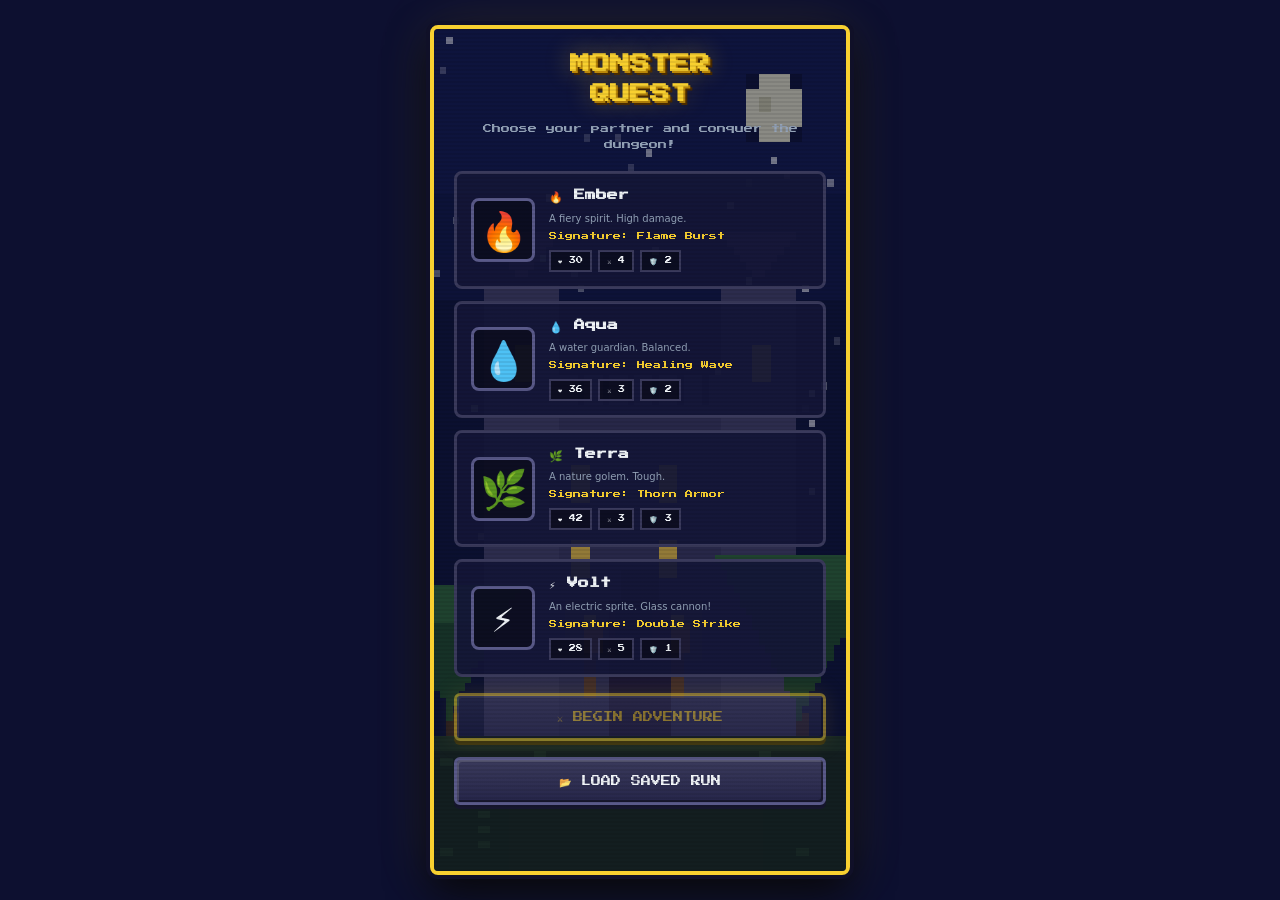
<file: scoring-monster-quest/index.html>
<!DOCTYPE html>
<html lang="en">
<head>
    <meta charset="UTF-8">
    <meta name="viewport" content="width=device-width, initial-scale=1.0, maximum-scale=1.0, user-scalable=no">
    <title>Monster Quest - Pixel Adventure</title>
    <link rel="preconnect" href="https://fonts.googleapis.com">
    <link rel="preconnect" href="https://fonts.gstatic.com" crossorigin>
    <link href="https://fonts.googleapis.com/css2?family=Press+Start+2P&display=swap" rel="stylesheet">
    <style>
        @import url('https://fonts.googleapis.com/css2?family=Press+Start+2P&display=swap');
        * { margin: 0; padding: 0; box-sizing: border-box; -webkit-tap-highlight-color: transparent; }
        :root {
            --bg-dark: #0d1030;
            --panel-bg: rgba(13, 16, 48, 0.96);
            --gold: #f8d030;
            --gold-glow: rgba(248, 208, 48, 0.4);
            --poke-red: #e3350d;
            --red: #ef4444;
            --green: #38d95c;
            --blue: #3b82f6;
            --purple: #8b5cf6;
            --text: #f1f5f9;
            --text-muted: #94a3b8;
        }
        body {
            font-family: 'Press Start 2P', 'Courier New', monospace;
            background: var(--bg-dark);
            color: var(--text);
            min-height: 100vh;
            display: flex;
            justify-content: center;
            align-items: center;
            padding: 10px;
        }
        #game-container {
            width: 100%;
            max-width: 420px;
            height: 95vh;
            max-height: 850px;
            background: var(--panel-bg);
            border: 4px solid var(--gold);
            border-radius: 8px;
            box-shadow: 0 0 0 4px #101028, 0 18px 40px rgba(0,0,0,0.8), 0 0 60px rgba(248,208,48,0.12);
            display: flex;
            flex-direction: column;
            overflow: hidden;
            position: relative;
        }
        /* subtle CRT scanlines */
        #game-container::after {
            content: ''; position: absolute; inset: 0; pointer-events: none; z-index: 50;
            background: repeating-linear-gradient(0deg, rgba(0,0,0,0.08) 0 2px, transparent 2px 4px);
        }
        .status-bar {
            background: #101028;
            padding: 10px 14px;
            display: flex;
            justify-content: space-between;
            align-items: center;
            z-index: 10;
            border-bottom: 3px solid #2a2a4a;
        }
        .player-mini { display: flex; align-items: center; gap: 10px; }
        .player-avatar {
            width: 40px; height: 40px;
            background: #1a1a34;
            border: 3px solid var(--gold);
            border-radius: 6px;
            display: flex; align-items: center; justify-content: center;
            font-size: 22px;
        }
        .hp-bar-container {
            width: 110px; height: 16px; background: #1a1a34;
            border: 2px solid #3a3a5a; position: relative;
        }
        .hp-fill {
            height: 100%; background: linear-gradient(90deg, #2fbf4f, #38d95c);
            transition: width 0.5s ease;
        }
        .hp-text {
            position: absolute; top: 50%; left: 50%;
            transform: translate(-50%, -50%);
            font-size: 8px; font-weight: bold;
            text-shadow: 1px 1px 0 rgba(0,0,0,0.8);
            font-family: 'Press Start 2P', monospace;
        }
        .floor-indicator { text-align: right; font-size: 8px; color: var(--text-muted); line-height: 1.8; }
        .floor-num { font-size: 14px; font-weight: bold; color: var(--gold); }
        .screen {
            display: none; flex: 1; flex-direction: column;
            overflow: hidden; position: relative;
        }
        .screen.active { display: flex; animation: fadeIn 0.4s ease; }
        @keyframes fadeIn {
            from { opacity: 0; transform: translateY(10px); }
            to { opacity: 1; transform: translateY(0); }
        }
        .bg-canvas {
            position: absolute; inset: 0; width: 100%; height: 100%;
            image-rendering: pixelated; z-index: 0; opacity: 0.55;
        }
        .content-overlay {
            position: relative; z-index: 1; flex: 1;
            display: flex; flex-direction: column;
            padding: 20px; overflow-y: auto;
        }
        h1 {
            font-size: 20px; text-align: center; color: var(--gold);
            text-shadow: 2px 2px 0 #b8860b, 4px 4px 0 #4a2a00, 0 0 24px var(--gold-glow);
            margin-bottom: 12px; line-height: 1.5;
        }
        h2 {
            font-size: 14px; text-align: center; color: var(--gold);
            text-shadow: 2px 2px 0 #4a2a00; margin-bottom: 14px; line-height: 1.5;
        }
        h3 { font-size: 11px; color: var(--text); line-height: 1.5; }
        .subtitle { text-align: center; color: var(--text-muted); font-size: 9px; margin-bottom: 18px; line-height: 1.8; }
        .soft { font-family: 'Segoe UI', system-ui, sans-serif; }
        .btn {
            background: linear-gradient(180deg, #3a3a5c 0%, #26264a 100%);
            border: 3px solid #5a5a8a; color: var(--text);
            padding: 13px 16px; border-radius: 6px;
            box-shadow: inset 2px 2px 0 rgba(255,255,255,0.15), inset -2px -2px 0 rgba(0,0,0,0.4), 0 4px 0 #16162e;
            font-size: 10px; font-family: 'Press Start 2P', monospace;
            cursor: pointer; transition: all 0.15s;
            display: flex; align-items: center; justify-content: center;
            gap: 8px; touch-action: manipulation; line-height: 1.6;
        }
        .btn:active:not(:disabled) { transform: translateY(3px); box-shadow: inset 2px 2px 0 rgba(255,255,255,0.15), 0 1px 0 #16162e; }
        .btn:disabled { opacity: 0.5; cursor: not-allowed; }
        .btn-gold { border-color: var(--gold); color: var(--gold); box-shadow: inset 2px 2px 0 rgba(255,255,255,0.15), inset -2px -2px 0 rgba(0,0,0,0.4), 0 4px 0 #6b4a00, 0 0 20px rgba(248,208,48,0.25); }
        .starter-grid { display: flex; flex-direction: column; gap: 12px; }
        .starter-card {
            background: rgba(20, 22, 56, 0.92); border: 3px solid #3a3a5c;
            border-radius: 8px; padding: 14px; cursor: pointer;
            transition: all 0.2s; display: flex; align-items: center;
            gap: 14px; position: relative; overflow: hidden;
        }
        .starter-card:hover { transform: translateX(4px); border-color: var(--gold); box-shadow: 0 8px 24px rgba(0,0,0,0.5); }
        .starter-card.selected { border-color: var(--gold); box-shadow: 0 0 24px var(--gold-glow); background: rgba(40, 34, 10, 0.92); }
        .starter-icon {
            width: 64px; height: 64px; flex-shrink: 0;
            display: flex; align-items: center; justify-content: center;
            font-size: 38px; background: rgba(0,0,0,0.4);
            border: 3px solid #5a5a8a; border-radius: 8px;
        }
        .starter-card.selected .starter-icon { border-color: var(--gold); }
        .starter-info h3 { margin-bottom: 6px; }
        .starter-info p { font-size: 10px; color: var(--text-muted); line-height: 1.5; }
        .starter-info p.signature { color: var(--gold); font-size: 8px; margin-top: 4px; }
        .stat-badges { display: flex; gap: 6px; margin-top: 8px; flex-wrap: wrap; }
        .badge {
            font-size: 7px; padding: 4px 7px;
            background: rgba(0,0,0,0.4); border: 2px solid #3a3a5c;
            line-height: 1.4;
        }
        .map-container {
            flex: 1; display: flex; flex-direction: column;
            justify-content: center; gap: 14px; padding: 16px 0;
        }
        .path-node {
            background: rgba(20, 22, 56, 0.92); border: 3px solid #5a5a8a;
            border-radius: 8px; padding: 16px; cursor: pointer;
            transition: all 0.2s; display: flex; align-items: center;
            gap: 14px; position: relative;
            box-shadow: 0 4px 0 rgba(0,0,0,0.4);
        }
        .path-node:hover { transform: translateY(-2px); border-color: var(--gold); box-shadow: 0 6px 0 rgba(0,0,0,0.4), 0 0 24px rgba(248,208,48,0.2); }
        .path-node.battle { border-color: var(--poke-red); }
        .path-node.reward { border-color: var(--gold); }
        .path-node.puzzle { border-color: var(--purple); }
        .path-node.boss { border-color: #dc2626; background: rgba(60, 10, 20, 0.9); box-shadow: 0 0 30px rgba(220,38,38,0.35); }
        .path-node.elite { border-color: #f97316; }
        .node-icon {
            width: 54px; height: 54px;
            background: rgba(0,0,0,0.45); display: flex;
            align-items: center; justify-content: center;
            font-size: 30px; flex-shrink: 0;
            border: 2px solid #3a3a5c; border-radius: 6px;
        }
        .node-info h3 { font-size: 11px; margin-bottom: 6px; }
        .node-info p { font-size: 8px; color: var(--text-muted); line-height: 1.6; font-family: 'Segoe UI', system-ui, sans-serif; }
        .node-risk {
            position: absolute; top: -8px; right: 10px;
            font-size: 7px; padding: 4px 8px;
            background: #101028; border: 2px solid #3a3a5c;
            text-transform: uppercase; font-weight: bold;
        }
        /* ---------- POKEMON-STYLE BATTLE ---------- */
        .battle-arena {
            flex: 1; display: flex; flex-direction: column; padding: 14px; gap: 10px;
            position: relative; z-index: 1;
        }
        .enemy-intent {
            display: flex; align-items: center; justify-content: center; gap: 8px;
            background: rgba(227, 53, 13, 0.15); border: 2px solid rgba(227, 53, 13, 0.4);
            padding: 7px 12px; font-size: 8px; line-height: 1.6;
            color: #fca5a5; margin: 0 auto;
        }
        .pk-row { display: flex; align-items: center; gap: 12px; }
        .enemy-row { justify-content: flex-start; }
        .player-row { justify-content: flex-end; }
        .pk-sprite {
            width: 108px; height: 108px; flex-shrink: 0;
            display: flex; align-items: center; justify-content: center;
            font-size: 62px;
            background: rgba(0,0,0,0.35);
            border: 3px solid var(--poke-red); border-radius: 8px;
            box-shadow: 0 0 24px rgba(227,53,13,0.3);
            position: relative;
        }
        .pk-sprite.elite { border-color: #f97316; box-shadow: 0 0 24px rgba(249,115,22,0.35); }
        .pk-sprite.boss {
            width: 132px; height: 132px; font-size: 82px;
            border-color: #dc2626; box-shadow: 0 0 40px rgba(220,38,38,0.55);
        }
        .pk-sprite.small {
            width: 84px; height: 84px; font-size: 44px;
            border-color: var(--gold); box-shadow: 0 0 18px rgba(248,208,48,0.3);
        }
        .pk-plate {
            flex: 1; min-width: 0;
            background: rgba(16, 18, 44, 0.92);
            border: 3px solid #5a5a8a; border-radius: 6px;
            padding: 9px 10px;
            box-shadow: inset 2px 2px 0 rgba(255,255,255,0.08), 0 3px 0 rgba(0,0,0,0.5);
        }
        .pk-plate.player-plate { border-color: var(--gold); }
        .pk-plate-top {
            display: flex; justify-content: space-between; align-items: center;
            font-size: 9px; margin-bottom: 7px; gap: 6px;
        }
        .pk-plate-top strong { color: var(--gold); }
        .pk-lvl { font-size: 8px; color: var(--text-muted); white-space: nowrap; }
        .pk-hp-track { display: flex; align-items: center; gap: 5px; }
        .hp-tag {
            font-size: 7px; color: #ffd23f; border: 1px solid #ffd23f;
            padding: 1px 3px; flex-shrink: 0;
        }
        .pk-hp-rail { flex: 1; height: 10px; background: #1a1a34; border: 2px solid #3a3a5a; overflow: hidden; }
        .pk-hp-fill {
            height: 100%; width: 100%;
            background: var(--green); transition: width 0.5s ease, background 0.5s ease;
        }
        .pk-hp-nums { text-align: right; font-size: 8px; color: var(--text-muted); margin-top: 5px; }
        .battle-log {
            background: #f8f0d8; color: #3a2a1a;
            border: 3px solid #7a5a2a; border-radius: 6px;
            box-shadow: inset 0 0 0 2px #f8f0d8, inset 0 0 0 4px #c8a850;
            padding: 11px 10px; min-height: 58px;
            font-size: 9px; line-height: 1.7; text-align: center;
            display: flex; align-items: center; justify-content: center;
        }
        .player-battle { margin-top: auto; display: flex; flex-direction: column; gap: 9px; }
        .what-will {
            text-align: center; font-size: 8px; color: var(--gold);
            text-shadow: 1px 1px 0 #000; line-height: 1.6;
        }
        .energy-bar { display: flex; gap: 6px; flex-wrap: wrap; justify-content: center; }
        .energy-orb {
            width: 20px; height: 20px;
            background: #1a1a34; border: 2px solid #3a3a5a;
            transition: all 0.3s;
        }
        .energy-orb.full {
            background: var(--blue); border-color: #93c5fd;
            box-shadow: 0 0 10px rgba(59,130,246,0.7), inset 1px 1px 0 rgba(255,255,255,0.5);
        }
        .action-grid { display: grid; grid-template-columns: 1fr 1fr; gap: 9px; width: 100%; }
        .action-btn {
            background: linear-gradient(180deg, #3a3a5c 0%, #26264a 100%);
            border: 3px solid #5a5a8a; border-radius: 6px;
            box-shadow: inset 2px 2px 0 rgba(255,255,255,0.12), 0 4px 0 #16162e;
            padding: 10px 6px; cursor: pointer; transition: all 0.15s;
            text-align: center; touch-action: manipulation; color: var(--text);
            font-family: 'Press Start 2P', monospace;
        }
        .action-btn:active:not(:disabled) { transform: translateY(3px); box-shadow: inset 2px 2px 0 rgba(255,255,255,0.12), 0 1px 0 #16162e; }
        .action-btn:disabled { opacity: 0.4; cursor: not-allowed; }
        .action-btn .icon { font-size: 22px; display: block; margin-bottom: 4px; }
        .action-btn .name { font-size: 8px; font-weight: bold; display: block; line-height: 1.5; }
        .action-btn .lvl { font-size: 7px; color: var(--text-muted); display: block; margin-top: 2px; }
        .action-btn .cost { font-size: 7px; color: #93c5fd; display: block; margin-top: 3px; line-height: 1.6; font-family: 'Segoe UI', system-ui, sans-serif; }
        .action-btn.kind-attack { border-color: #f97316; }
        .action-btn.kind-drain { border-color: #be123c; }
        .action-btn.kind-guard { border-color: var(--green); }
        .action-btn.kind-heal { border-color: #38bdf8; }
        .action-btn.kind-armor { border-color: #84cc16; }
        .action-btn.empty { border-style: dashed; border-color: #475569; box-shadow: none; }
        .shake { animation: shake 0.5s ease; }
        @keyframes shake {
            0%, 100% { transform: translateX(0); }
            20% { transform: translateX(-8px); }
            40% { transform: translateX(8px); }
            60% { transform: translateX(-6px); }
            80% { transform: translateX(6px); }
        }
        .float { animation: float 2s ease-in-out infinite; }
        @keyframes float {
            0%, 100% { transform: translateY(0); }
            50% { transform: translateY(-8px); }
        }
        .damage-popup {
            position: absolute; font-size: 24px; font-weight: bold;
            font-family: 'Press Start 2P', monospace;
            color: #fff; text-shadow: 2px 2px 0 rgba(0,0,0,0.8);
            pointer-events: none; animation: popUp 1s ease-out forwards; z-index: 100;
        }
        @keyframes popUp {
            0% { transform: translateY(0) scale(0.5); opacity: 0; }
            20% { transform: translateY(-20px) scale(1.2); opacity: 1; }
            100% { transform: translateY(-60px) scale(1); opacity: 0; }
        }
        .hit-flash {
            position: absolute; inset: 0; background: rgba(255,255,255,0.4);
            pointer-events: none; animation: flash 0.2s ease;
        }
        @keyframes flash { from { opacity: 1; } to { opacity: 0; } }
        .puzzle-area {
            flex: 1; display: flex; flex-direction: column;
            align-items: center; justify-content: center; gap: 20px; padding: 20px;
        }
        .puzzle-grid { display: grid; grid-template-columns: repeat(2, 96px); gap: 14px; }
        .puzzle-btn {
            width: 96px; height: 96px;
            border: 3px solid rgba(255,255,255,0.25); border-radius: 8px;
            box-shadow: 0 5px 0 rgba(0,0,0,0.5);
            cursor: pointer; transition: all 0.15s;
            display: flex; align-items: center; justify-content: center; font-size: 44px;
        }
        .puzzle-btn:active { transform: translateY(3px); box-shadow: 0 2px 0 rgba(0,0,0,0.5); }
        .puzzle-btn.lit { filter: brightness(1.6); box-shadow: 0 0 34px currentColor; transform: scale(1.05); }
        .puzzle-btn.red { background: linear-gradient(145deg, #7f1d1d, #991b1b); color: #fca5a5; }
        .puzzle-btn.blue { background: linear-gradient(145deg, #1e3a8a, #1d4ed8); color: #93c5fd; }
        .puzzle-btn.green { background: linear-gradient(145deg, #14532d, #166534); color: #86efac; }
        .puzzle-btn.yellow { background: linear-gradient(145deg, #713f12, #854d0e); color: #fde047; }
        .puzzle-status {
            font-size: 10px; text-align: center; min-height: 24px;
            color: var(--gold); line-height: 1.7;
        }
        .count-display {
            display: flex; flex-wrap: wrap; justify-content: center;
            gap: 8px; max-width: 280px;
        }
        .count-item {
            width: 44px; height: 44px;
            display: flex; align-items: center; justify-content: center; font-size: 24px;
            background: rgba(0,0,0,0.4); border: 2px solid var(--gold);
        }
        .number-pad { display: grid; grid-template-columns: repeat(4, 64px); gap: 8px; justify-content: center; }
        .num-btn {
            width: 64px; height: 52px;
            background: linear-gradient(180deg, #3a3a5c, #26264a);
            border: 3px solid #5a5a8a;
            box-shadow: inset 2px 2px 0 rgba(255,255,255,0.12), 0 4px 0 #16162e;
            color: var(--text); font-size: 14px; font-family: 'Press Start 2P', monospace;
            cursor: pointer; transition: all 0.1s; padding: 0;
        }
        .num-btn.ok { border-color: var(--green); color: var(--green); }
        .num-btn:active { transform: translateY(3px); box-shadow: inset 2px 2px 0 rgba(255,255,255,0.12); background: var(--gold); color: #000; }
        .reward-card {
            background: rgba(20, 22, 56, 0.96); border: 3px solid var(--gold);
            border-radius: 8px; padding: 24px 18px; text-align: center; width: 100%;
            box-shadow: 0 0 40px var(--gold-glow), inset 0 0 0 4px rgba(248,208,48,0.2);
        }
        .reward-icon {
            width: 84px; height: 84px; margin: 0 auto 18px;
            display: flex; align-items: center; justify-content: center;
            font-size: 52px; border: 3px solid var(--gold); border-radius: 8px;
            background: rgba(0,0,0,0.35);
            animation: float 3s ease-in-out infinite;
        }
        .upgrade-options { display: flex; flex-direction: column; gap: 10px; margin-top: 18px; }
        .reward-option {
            width: 100%; justify-content: flex-start; text-align: left;
            gap: 12px; padding: 12px 14px;
        }
        .reward-option .r-icon { font-size: 24px; flex-shrink: 0; }
        .r-body { display: flex; flex-direction: column; gap: 4px; text-align: left; }
        .r-body strong { font-size: 9px; line-height: 1.5; }
        .r-body small { color: var(--text-muted); font-size: 11px; font-weight: normal; line-height: 1.4; font-family: 'Segoe UI', system-ui, sans-serif; }
        .r-tag { font-size: 7px; letter-spacing: 1px; }
        .r-tag.new { color: var(--gold); }
        .r-tag.upgrade { color: #60a5fa; }
        .r-tag.stat { color: #34d399; }
        .r-tag.safe { color: #34d399; }
        .r-tag.gamble { color: #f87171; }
        .r-tag.potion { color: #c084fc; }
        .battle-extras { display: flex; justify-content: space-between; align-items: center; gap: 10px; }
        .potion-slots { display: flex; gap: 6px; }
        .potion-slot {
            width: 34px; height: 34px; font-size: 18px;
            background: #1a1a34; border: 2px solid #7c5cbf; border-radius: 6px;
            color: var(--text); display: flex; align-items: center; justify-content: center;
            cursor: pointer; padding: 0; font-family: 'Press Start 2P', monospace;
        }
        .potion-slot:disabled { opacity: 0.4; cursor: not-allowed; }
        .potion-slot.empty { border-style: dashed; border-color: #3a3a5a; opacity: 0.5; cursor: default; }
        .count-item.wide { width: auto; padding: 8px 20px; font-size: 16px; font-family: 'Press Start 2P', monospace; color: var(--gold); min-height: 44px; }
        .puzzle-board { display: flex; flex-direction: column; align-items: center; gap: 18px; }
        .btn-row { display: flex; gap: 10px; }
        .btn-row .btn { flex: 1; }
        .odd-grid { display: grid; gap: 10px; justify-content: center; }
        .odd-grid.cols-3 { grid-template-columns: repeat(3, 84px); }
        .odd-grid.cols-4 { grid-template-columns: repeat(4, 62px); }
        .odd-cell {
            border: 3px solid #5a5a8a; border-radius: 8px; background: rgba(0,0,0,0.35);
            display: flex; align-items: center; justify-content: center; cursor: pointer;
            box-shadow: 0 3px 0 rgba(0,0,0,0.5); padding: 0; transition: transform 0.1s;
        }
        .odd-grid.cols-3 .odd-cell { width: 84px; height: 84px; font-size: 40px; }
        .odd-grid.cols-4 .odd-cell { width: 62px; height: 62px; font-size: 28px; }
        .odd-cell:active { transform: translateY(2px); }
        .slot-grid { display: grid; grid-template-columns: 1fr 1fr; gap: 10px; width: 100%; }
        .slot-card {
            display: flex; flex-direction: column; align-items: center; gap: 4px;
            padding: 12px 8px; background: rgba(20, 22, 56, 0.92);
            border: 3px dashed #4a4a70; border-radius: 8px;
            color: var(--text); cursor: pointer; transition: all 0.2s;
            font-family: 'Press Start 2P', monospace;
        }
        .slot-card.filled { border-style: solid; border-color: #64748b; }
        .slot-card.selected { border-color: var(--gold); box-shadow: 0 0 20px var(--gold-glow); }
        .s-icon { font-size: 24px; }
        .s-name { font-size: 8px; line-height: 1.5; text-align: center; }
        .s-lvl { font-size: 7px; color: #93c5fd; }
        .section-label { font-size: 9px; color: var(--text-muted); margin: 16px 0 10px; text-align: center; }
        .owned-list { display: flex; flex-direction: column; gap: 8px; width: 100%; }
        .owned-row {
            display: flex; align-items: center; gap: 12px; width: 100%;
            padding: 10px 12px; background: rgba(20, 22, 56, 0.92);
            border: 3px solid #4a4a70; border-radius: 8px;
            color: var(--text); cursor: pointer; text-align: left;
            font-family: 'Press Start 2P', monospace;
        }
        .owned-row.equipped { border-color: var(--green); }
        .o-icon { font-size: 22px; flex-shrink: 0; }
        .o-body { display: flex; flex-direction: column; gap: 3px; flex: 1; }
        .o-body strong { font-size: 9px; line-height: 1.4; }
        .o-body small { color: var(--text-muted); font-size: 11px; font-family: 'Segoe UI', system-ui, sans-serif; line-height: 1.35; }
        .o-lvl { font-size: 7px; color: var(--gold); white-space: nowrap; }
        .end-screen { align-items: center; justify-content: center; text-align: center; padding: 40px 20px; }
        .end-icon { font-size: 72px; margin-bottom: 20px; animation: float 3s ease-in-out infinite; }
        .hidden { display: none !important; }
        .items-center { align-items: center; }
        .justify-center { justify-content: center; }
        .mt-4 { margin-top: 16px; }
        .w-full { width: 100%; }
        ::-webkit-scrollbar { width: 6px; }
        ::-webkit-scrollbar-track { background: transparent; }
        ::-webkit-scrollbar-thumb { background: #3a3a5c; }
        @media (max-height: 700px) {
            #game-container { height: 98vh; }
            .pk-sprite { width: 88px; height: 88px; font-size: 50px; }
            .pk-sprite.boss { width: 104px; height: 104px; font-size: 64px; }
        }
    </style>
</head>
<body>

<div id="game-container">

    <!-- STATUS BAR -->
    <div class="status-bar hidden" id="status-bar">
        <div class="player-mini">
            <div class="player-avatar" id="mini-avatar">🔥</div>
            <div>
                <div class="hp-bar-container">
                    <div class="hp-fill" id="mini-hp" style="width: 100%"></div>
                    <div class="hp-text" id="mini-hp-text">30/30</div>
                </div>
            </div>
        </div>
        <div class="floor-indicator">
            FLOOR <span class="floor-num" id="floor-num">1</span>/<span id="floor-max">10</span>
        </div>
    </div>

    <!-- SCREEN: START -->
    <div class="screen active" id="screen-start">
        <canvas class="bg-canvas" id="bg-start"></canvas>
        <div class="content-overlay">
            <h1>MONSTER<br>QUEST</h1>
            <p class="subtitle">Choose your partner and conquer the dungeon!</p>
            <div class="starter-grid" id="starter-grid"></div>
            <button class="btn btn-gold w-full mt-4" id="start-btn" disabled onclick="Game.startAdventure()">
                ⚔️ BEGIN ADVENTURE
            </button>
            <button class="btn w-full mt-4" onclick="Game.importSaveClick()">📂 LOAD SAVED RUN</button>
        </div>
    </div>

    <!-- SCREEN: MAP -->
    <div class="screen" id="screen-map">
        <canvas class="bg-canvas" id="map-bg"></canvas>
        <div class="content-overlay">
            <h2 id="map-title">Choose Your Path</h2>
            <p class="subtitle" id="map-subtitle">Where will you go?</p>
            <div class="map-container" id="path-container"></div>
            <button class="btn w-full" onclick="Game.openLoadout()">🎒 LOADOUT</button>
        </div>
    </div>

    <!-- SCREEN: LOADOUT -->
    <div class="screen" id="screen-loadout">
        <canvas class="bg-canvas" id="bg-loadout"></canvas>
        <div class="content-overlay">
            <h2>🎒 LOADOUT</h2>
            <p class="subtitle" id="loadout-msg">Tap a slot, then tap an ability to equip it.</p>
            <div class="slot-grid" id="slot-grid"></div>
            <div class="section-label">YOUR ABILITIES</div>
            <div class="owned-list" id="owned-list"></div>
            <button class="btn btn-gold w-full mt-4" onclick="Game.closeLoadout()">✅ DONE</button>
        </div>
    </div>

    <!-- SCREEN: BATTLE -->
    <div class="screen" id="screen-battle">
        <canvas class="bg-canvas" id="battle-bg"></canvas>
        <div class="battle-arena">
            <div class="enemy-intent" id="enemy-intent">
                <span id="intent-icon">👀</span> <span id="intent-text">Enemy is thinking...</span>
            </div>

            <div class="pk-row enemy-row">
                <div class="pk-sprite float" id="enemy-visual"><span id="enemy-emoji">🟢</span></div>
                <div class="pk-plate">
                    <div class="pk-plate-top"><strong id="enemy-name">Enemy</strong><span class="pk-lvl" id="enemy-lvl">Lv1</span></div>
                    <div class="pk-hp-track"><span class="hp-tag">HP</span><div class="pk-hp-rail"><div class="pk-hp-fill" id="enemy-hp-fill"></div></div></div>
                    <div class="pk-hp-nums" id="enemy-hp-text">16/16</div>
                </div>
            </div>

            <div class="battle-log" id="battle-log">
                Battle Start! Choose your action!
            </div>

            <div class="player-battle">
                <div class="pk-row player-row">
                    <div class="pk-plate player-plate">
                        <div class="pk-plate-top"><strong id="player-name">Ember</strong><span class="pk-lvl" id="player-lvl">Lv1</span></div>
                        <div class="pk-hp-track"><span class="hp-tag">HP</span><div class="pk-hp-rail"><div class="pk-hp-fill" id="player-hp-fill"></div></div></div>
                        <div class="pk-hp-nums" id="player-hp-text">30/30</div>
                    </div>
                    <div class="pk-sprite small" id="player-sprite">🔥</div>
                </div>
                <div class="what-will" id="what-will">What will EMBER do?</div>
                <div class="battle-extras">
                    <div class="potion-slots" id="potion-bar"></div>
                    <div class="energy-bar" id="energy-bar"></div>
                </div>
                <div class="action-grid" id="action-grid"></div>
            </div>
        </div>
    </div>

    <!-- SCREEN: PUZZLE -->
    <div class="screen" id="screen-puzzle">
        <canvas class="bg-canvas" id="bg-puzzle"></canvas>
        <div class="content-overlay">
            <h2 id="puzzle-title">🔮 Magic Seal</h2>
            <p class="subtitle" id="puzzle-instruction">Watch the pattern...</p>
            <div class="puzzle-area">
                <div class="puzzle-status" id="puzzle-status">Get ready!</div>
                <div class="puzzle-grid hidden" id="pattern-grid">
                    <button class="puzzle-btn red" onclick="Game.puzzleInput(0)">🔴</button>
                    <button class="puzzle-btn blue" onclick="Game.puzzleInput(1)">🔵</button>
                    <button class="puzzle-btn green" onclick="Game.puzzleInput(2)">🟢</button>
                    <button class="puzzle-btn yellow" onclick="Game.puzzleInput(3)">🟡</button>
                </div>
                <div class="hidden" id="count-container">
                    <div class="count-display" id="count-display"></div>
                    <div class="number-pad" id="number-pad" style="margin-top: 16px;">
                        <button class="num-btn" onclick="Game.countInput(1)">1</button>
                        <button class="num-btn" onclick="Game.countInput(2)">2</button>
                        <button class="num-btn" onclick="Game.countInput(3)">3</button>
                        <button class="num-btn" onclick="Game.countInput(4)">4</button>
                        <button class="num-btn" onclick="Game.countInput(5)">5</button>
                        <button class="num-btn" onclick="Game.countInput(6)">6</button>
                        <button class="num-btn" onclick="Game.countInput(7)">7</button>
                        <button class="num-btn" onclick="Game.countInput(8)">8</button>
                        <button class="num-btn" onclick="Game.countInput(9)">9</button>
                        <button class="num-btn" onclick="Game.countInput(0)">0</button>
                        <button class="num-btn" onclick="Game.countClear()">C</button>
                        <button class="num-btn" onclick="Game.countSubmit()">✔</button>
                    </div>
                </div>
            </div>
        </div>
    </div>

    <!-- SCREEN: REWARD -->
    <div class="screen" id="screen-reward">
        <canvas class="bg-canvas" id="bg-reward"></canvas>
        <div class="content-overlay items-center justify-center">
            <div class="reward-card">
                <div class="reward-icon">🎁</div>
                <h2 id="reward-title">Treasure Found!</h2>
                <p class="subtitle" id="reward-desc">Choose your upgrade:</p>
                <div class="upgrade-options" id="upgrade-options"></div>
            </div>
        </div>
    </div>

    <!-- SCREEN: VICTORY -->
    <div class="screen end-screen" id="screen-victory">
        <canvas class="bg-canvas" id="bg-victory"></canvas>
        <div class="content-overlay items-center justify-center">
            <div class="end-icon">🏆</div>
            <h1>VICTORY!</h1>
            <p class="subtitle" id="victory-msg">You defeated the final boss!</p>
            <div style="background: rgba(0,0,0,0.55); padding: 20px; border: 3px solid #3a3a5c; margin: 20px 0; width: 100%;">
                <div style="display: flex; justify-content: space-around; text-align: center;">
                    <div>
                        <div style="font-size: 26px;">⚔️</div>
                        <div style="font-size: 16px; font-weight: bold; color: var(--gold); margin-top: 6px;" id="final-floor">10</div>
                        <div style="font-size: 7px; color: var(--text-muted); margin-top: 4px;">FLOORS</div>
                    </div>
                    <div>
                        <div style="font-size: 26px;">❤️</div>
                        <div style="font-size: 16px; font-weight: bold; color: var(--green); margin-top: 6px;" id="final-hp">20</div>
                        <div style="font-size: 7px; color: var(--text-muted); margin-top: 4px;">HP LEFT</div>
                    </div>
                    <div>
                        <div style="font-size: 26px;">⭐</div>
                        <div style="font-size: 16px; font-weight: bold; color: var(--blue); margin-top: 6px;" id="final-power">10</div>
                        <div style="font-size: 7px; color: var(--text-muted); margin-top: 4px;">POWER</div>
                    </div>
                </div>
            </div>
            <button class="btn btn-gold w-full" onclick="Game.reset()">🔄 PLAY AGAIN</button>
        </div>
    </div>

    <!-- SCREEN: GAME OVER -->
    <div class="screen end-screen" id="screen-gameover">
        <canvas class="bg-canvas" id="bg-gameover"></canvas>
        <div class="content-overlay items-center justify-center">
            <div class="end-icon">💀</div>
            <h1 style="color: var(--poke-red);">DEFEATED...</h1>
            <p class="subtitle">The dungeon claims another hero.</p>
            <div style="background: rgba(0,0,0,0.55); padding: 20px; border: 3px solid #3a3a5c; margin: 20px 0; width: 100%; text-align: center;">
                <div style="font-size: 8px; color: var(--text-muted);">YOU REACHED</div>
                <div style="font-size: 34px; font-weight: bold; color: var(--gold); margin: 10px 0;" id="death-floor">1</div>
                <div style="font-size: 8px; color: var(--text-muted);">FLOOR</div>
            </div>
            <button class="btn btn-gold w-full" onclick="Game.reset()">🔄 TRY AGAIN</button>
        </div>
    </div>

</div>

<script>
// ================= PIXEL BACKGROUND GENERATOR =================
// Draws pixel-art scenes (dungeon bricks, forests, castles, boss lairs,
// treasure vaults) directly onto canvases - no image files needed!
window.PixelBG = {
    W: 66, H: 112,
    draw(scene, canvasId) {
        const c = document.getElementById(canvasId);
        if (!c) return;
        c.width = this.W;
        c.height = this.H;
        const ctx = c.getContext('2d');
        let seed = Math.floor(Math.random() * 2147483647);
        const R = () => { seed = (seed * 1103515245 + 12345) % 2147483648; return seed / 2147483648; };
        const P = (x, y, w, h, col, a) => {
            if (a !== undefined) ctx.globalAlpha = a;
            ctx.fillStyle = col;
            ctx.fillRect(Math.floor(x), Math.floor(y), Math.round(w), Math.round(h));
            if (a !== undefined) ctx.globalAlpha = 1;
        };
        this[scene](ctx, R, P);
    },

    torch(P, x, y, col) {
        P(x, y, 2, 7, '#6b4423');
        P(x - 3, y - 6, 8, 8, col || '#ff8c00', 0.14);   // glow
        P(x, y - 3, 3, 4, col || '#ff8c00');
        P(x, y - 4, 2, 2, '#ffd23f');
    },

    tree(P, R, x, base) {
        const h = 10 + Math.floor(R() * 14);
        P(x, base - 3, 2, 3, '#3d2814');
        for (let i = 0; i < h; i++) {
            const w = Math.max(1, Math.floor(i * 1.3));
            P(x + 1 - w / 2, base - 3 - i, w, 1, i > h * 0.7 ? '#2f6b2f' : '#1f4d20');
        }
    },

    nightSky(P, R) {
        P(0, 0, 66, 112, '#0b1030');
        P(0, 0, 66, 22, '#12184a');
        P(0, 22, 66, 14, '#0e1440');
        for (let i = 0; i < 45; i++) {
            P(Math.floor(R() * 66), Math.floor(R() * 70), 1, 1, '#fff', 0.2 + R() * 0.6);
        }
        // moon
        P(50, 6, 9, 9, '#f2eecb');
        P(50, 6, 2, 2, '#0b1030'); P(57, 6, 2, 2, '#0b1030');
        P(50, 13, 2, 2, '#0b1030'); P(57, 13, 2, 2, '#0b1030');
        P(52, 9, 2, 2, '#d8d3a8');
    },

    ground(P, R) {
        P(0, 94, 66, 18, '#182a14');
        P(0, 94, 66, 2, '#223a1c');
        for (let i = 0; i < 14; i++) P(Math.floor(R() * 64), 96 + Math.floor(R() * 14), 2, 1, '#223a1c');
    },

    dungeon(ctx, R, P) {
        P(0, 0, 66, 112, '#241a35');
        for (let y = 0; y < 100; y += 10) {
            const off = (y / 10) % 2 ? 6 : 0;
            for (let x = -8; x < 70; x += 12) {
                const r = R();
                const col = r < 0.12 ? '#2c2040' : (r < 0.6 ? '#3a2b52' : '#332549');
                P(x + off, y, 11, 9, col);
                P(x + off, y, 11, 2, '#443160');
            }
        }
        for (let i = 0; i < 5; i++) P(Math.floor(R() * 60), Math.floor(R() * 92), 2, 1, '#191126');
        this.torch(P, 10, 30);
        this.torch(P, 54, 42);
        this.torch(P, 32, 62, '#ff5a2a');
        P(0, 100, 66, 12, '#150f20');
        for (let x = 0; x < 66; x += 8) P(x, 100, 1, 12, '#221835');
    },

    forest(ctx, R, P) {
        this.nightSky(P, R);
        // mountains
        const mt = (cx, h) => {
            for (let i = 0; i < h; i++) {
                const w = i * 2 + 1;
                P(cx - (w - 1) / 2, 88 - i, w, 1, i > h - 5 ? '#283368' : '#1a2350');
            }
        };
        mt(8, 26); mt(30, 34); mt(54, 22);
        // treeline
        for (let x = 0; x < 66; x += 7) this.tree(P, R, x, 94);
        this.ground(P, R);
    },

    castle(ctx, R, P) {
        this.nightSky(P, R);
        // castle keep
        P(16, 50, 34, 44, '#3d3a5c');
        for (let x = 16; x < 50; x += 4) P(x, 46, 3, 5, '#3d3a5c');
        // towers
        [8, 46].forEach(tx => {
            P(tx, 34, 12, 60, '#474366');
            for (let i = 0; i < 6; i++) P(tx + i, 27 + i, 12 - i * 2, 1, '#5a3b6e');
            P(tx + 5, 42, 3, 5, '#ffd23f');
        });
        // windows + gate
        P(22, 58, 3, 5, '#ffd23f'); P(36, 58, 3, 5, '#ffd23f');
        P(22, 68, 3, 5, '#ffd23f'); P(36, 68, 3, 5, '#ffd23f');
        P(28, 76, 10, 18, '#241a35');
        P(30, 72, 6, 4, '#241a35');
        this.torch(P, 24, 82); this.torch(P, 38, 82);
        // path + trees
        P(29, 94, 8, 18, '#4a3a2a');
        this.tree(P, R, 2, 94); this.tree(P, R, 58, 94);
        this.ground(P, R);
    },

    boss(ctx, R, P) {
        P(0, 0, 66, 112, '#170510');
        P(13, 20, 40, 60, '#dc2626', 0.14);
        P(20, 30, 26, 40, '#dc2626', 0.16);
        // pillars
        [2, 54].forEach(px => {
            P(px, 0, 10, 100, '#3a2233');
            for (let y = 10; y < 100; y += 12) P(px, y, 10, 2, '#4d2e44');
            P(px - 2, 0, 14, 4, '#55334c');
        });
        // skull emblem
        P(29, 14, 8, 7, '#e5e7eb');
        P(31, 16, 2, 2, '#170510'); P(34, 16, 2, 2, '#170510');
        P(31, 21, 1, 2, '#e5e7eb'); P(35, 21, 1, 2, '#e5e7eb');
        // red torches
        this.torch(P, 7, 30, '#ff2a2a');
        this.torch(P, 55, 44, '#ff2a2a');
        P(0, 100, 66, 12, '#2a0f1a');
        for (let x = 0; x < 66; x += 8) P(x, 100, 1, 12, '#33131f');
    },

    treasure(ctx, R, P) {
        P(0, 0, 66, 112, '#2b1d12');
        for (let y = 0; y < 100; y += 10) P(0, y, 66, 1, '#3a2a1a');
        for (let i = 0; i < 4; i++) P(Math.floor(R() * 60), 10 + Math.floor(R() * 70), 8, 4, '#241708', 0.35);
        // gold mound
        const mound = [[3, 110, 60], [10, 106, 46], [18, 103, 30], [24, 101, 18]];
        mound.forEach(([x, y, w]) => { P(x, y, w, 112 - y, '#d4a017'); P(x, y, w, 1, '#f5c542'); });
        // chest
        P(22, 82, 22, 6, '#8f5a26');
        P(24, 88, 18, 10, '#7a4a1f');
        P(24, 91, 18, 2, '#f5c542');
        P(32, 86, 2, 12, '#f5c542');
        // sparkles
        for (let i = 0; i < 10; i++) P(Math.floor(R() * 60) + 3, 80 + Math.floor(R() * 26), 1, 1, '#fff', 0.6 + R() * 0.4);
    }
};

// ================= GAME =================
window.Game = {
    MAX_LEVEL: 3,
    state: null,

    abilities: {
        quick:  { name: 'Quick Hit', icon: '⚡', kind: 'attack', cost: 1, mult: 1, flat: 1, lvlBonus: 1, learnable: false, desc: 'A fast strike.', upText: '+1 damage' },
        guard:  { name: 'Guard', icon: '🛡️', kind: 'guard', cost: 0, learnable: false, desc: 'Gain energy and halve the next hit.', upText: '+1 energy gained' },
        burst:  { name: 'Flame Burst', icon: '🔥', kind: 'attack', cost: 2, mult: 1, flat: 3, lvlBonus: 2, learnable: true, desc: 'A fiery blast.', upText: '+2 damage' },
        heavy:  { name: 'Power Strike', icon: '💥', kind: 'attack', cost: 3, mult: 2, flat: 0, lvlBonus: 2, learnable: true, desc: 'A heavy blow at double power.', upText: '+2 damage' },
        double: { name: 'Double Strike', icon: '⚔️', kind: 'attack', cost: 2, mult: 0.8, flat: 0, lvlBonus: 1, hits: 2, learnable: true, desc: 'Two quick hits in one action.', upText: '+1 damage per hit' },
        drain:  { name: 'Life Drain', icon: '🩸', kind: 'drain', cost: 2, mult: 1, flat: 0, lvlBonus: 1, learnable: true, desc: 'Hit and restore a little HP.', upText: '+1 damage & healing' },
        heal:   { name: 'Healing Wave', icon: '💧', kind: 'heal', cost: 2, amount: 6, lvlBonus: 3, learnable: true, desc: 'Restore HP.', upText: '+3 healing' },
        armor:  { name: 'Thorn Armor', icon: '🌵', kind: 'armor', cost: 2, amount: 2, lvlBonus: 1, learnable: true, desc: 'Reflect damage back at attackers.', upText: '+1 reflected damage' },
        stun:   { name: 'Thunder Clash', icon: '🌩️', kind: 'stun', cost: 3, mult: 0.8, flat: 1, lvlBonus: 1, learnable: true, desc: 'Hit and the enemy loses its next turn!', upText: '+1 damage' },
        poison: { name: 'Venom Bite', icon: '🐍', kind: 'poison', cost: 2, mult: 0.5, flat: 1, lvlBonus: 1, learnable: true, desc: 'Poisons the enemy: it takes poison damage every turn this battle.', upText: '+1 poison damage/turn' },
        weaken: { name: 'Hypnotic Gaze', icon: '🌀', kind: 'weaken', cost: 1, mult: 0.5, flat: 1, lvlBonus: 1, learnable: true, desc: 'Hit; enemy deals half damage on its next turn.', upText: '+1 damage' },
        execute:{ name: 'Reaper Cut', icon: '🗡️', kind: 'execute', cost: 2, mult: 1, flat: 2, lvlBonus: 1, execBonus: 3, learnable: true, desc: 'Bonus damage that grows as enemy HP drops.', upText: '+3 max bonus dmg' }
    },

    // Signature moves stay exclusive to starters - they are NOT offered
    // as rewards (Learn Flame Burst / Double Strike removed from the pool).
    SIGNATURE_IDS: ['burst', 'double'],

    // ---------- POTIONS ----------
    // Consumed on use, do NOT cost a turn or energy, max 2 carried.
    potions: {
        minorHeal: { name: 'Healing Draught', icon: '🧪', desc: 'Restore 10 HP, instantly.', apply: p => { const h = Math.min(10, p.stats.maxHp - p.stats.hp); p.stats.hp += h; return 'Restored ' + h + ' HP!'; } },
        bigHeal:   { name: 'Elixir of Life', icon: '⚗️', desc: 'Restore 25 HP, instantly.', apply: p => { const h = Math.min(25, p.stats.maxHp - p.stats.hp); p.stats.hp += h; return 'Restored ' + h + ' HP!'; } },
        stoneSkin: { name: 'Stoneskin Brew', icon: '🪨', desc: 'Block 3 damage from every hit for this battle.', apply: p => { p.buffs.defense = (p.buffs.defense || 0) + 3; return 'Stoneskin! -3 damage from every hit this battle!'; } },
        might:     { name: 'Might Tonic', icon: '🍺', desc: '+3 Power for the rest of this battle.', apply: p => { p.stats.power += 3; p.tempPower = (p.tempPower || 0) + 3; return 'Might surges! +3 Power this battle!'; } },
        energy:    { name: 'Star Candy', icon: '🍬', desc: 'Instantly refill all energy.', apply: p => { p.energy = p.maxEnergy; return 'Energy fully restored!'; } },
        bomb:      { name: 'Bomb', icon: '💣', desc: 'Throw for 12 damage, instantly.', apply: function() { const e = this.state.currentEnemy; e.hp -= 12; return 'BOOM! 12 damage to ' + e.name + '!'; } }
    },
    POTION_MAX: 2,

    starters: [
        { id: 'ember', name: 'Ember', emoji: '🔥', desc: 'A fiery spirit. High damage.', stats: { hp: 30, maxHp: 30, power: 4, defense: 2 }, signature: 'burst' },
        { id: 'aqua', name: 'Aqua', emoji: '💧', desc: 'A water guardian. Balanced.', stats: { hp: 36, maxHp: 36, power: 3, defense: 2 }, signature: 'heal' },
        { id: 'terra', name: 'Terra', emoji: '🌿', desc: 'A nature golem. Tough.', stats: { hp: 42, maxHp: 42, power: 3, defense: 3 }, signature: 'armor' },
        { id: 'volt', name: 'Volt', emoji: '⚡', desc: 'An electric sprite. Glass cannon!', stats: { hp: 28, maxHp: 28, power: 5, defense: 1 }, signature: 'double' }
    ],

    // Emoji-based monsters. Power values buffed (+1 normal, +2 elite).
    enemies: [
        { name: 'Slime', emoji: '🟢', hp: 16, power: 3, type: 'normal' },
        { name: 'Cave Rat', emoji: '🐀', hp: 18, power: 3, type: 'normal' },
        { name: 'Dire Bat', emoji: '🦇', hp: 18, power: 3, type: 'normal' },
        { name: 'Goblin', emoji: '👺', hp: 20, power: 4, type: 'normal' },
        { name: 'Wild Wolf', emoji: '🐺', hp: 22, power: 4, type: 'normal' },
        { name: 'Spore Shroom', emoji: '🍄', hp: 20, power: 4, type: 'normal' },
        { name: 'Skeleton', emoji: '💀', hp: 26, power: 5, type: 'elite' },
        { name: 'Zombie Brute', emoji: '🧟', hp: 28, power: 5, type: 'elite' },
        { name: 'Scorpion King', emoji: '🦂', hp: 28, power: 5, type: 'elite' },
        { name: 'Ogre', emoji: '👹', hp: 32, power: 5, type: 'elite' },
        { name: 'Troll', emoji: '🗿', hp: 34, power: 6, type: 'elite' },
        { name: 'Dark Mage', emoji: '🧙', hp: 24, power: 6, type: 'elite' }
    ],
    // Exciting bosses - one is chosen at random each run!
    bosses: [
        { name: 'Emberwyrm the Dragon', emoji: '🐲', hp: 75, power: 6, type: 'boss' },
        { name: 'The Lich Lord', emoji: '☠️', hp: 70, power: 6, type: 'boss' },
        { name: 'Demon King Malzor', emoji: '👿', hp: 72, power: 6, type: 'boss' },
        { name: 'The Void Kraken', emoji: '🦑', hp: 74, power: 6, type: 'boss' }
    ],

    newState() {
        return {
            player: null, floor: 1, maxFloor: 10, currentEnemy: null, battleState: null,
            puzzleState: null, selectedStarter: null, currentPaths: [], pathHistory: [],
            isProcessing: false, selectedSlot: null, loadoutReturn: null,
            rewardNext: null, rewardCards: []
        };
    },

    init() {
        this.state = this.newState();
        PixelBG.draw('castle', 'bg-start');
        this.renderStarters();
        document.getElementById('floor-max').textContent = this.state.maxFloor;
    },

    renderStarters() {
        const grid = document.getElementById('starter-grid');
        grid.innerHTML = this.starters.map(s => `
            <div class="starter-card" onclick="Game.selectStarter('${s.id}')" id="starter-${s.id}">
                <div class="starter-icon">${s.emoji}</div>
                <div class="starter-info">
                    <h3>${s.emoji} ${s.name}</h3>
                    <p class="soft">${s.desc}</p>
                    <p class="signature">Signature: ${this.abilities[s.signature].name}</p>
                    <div class="stat-badges">
                        <span class="badge">❤️ ${s.stats.hp}</span>
                        <span class="badge">⚔️ ${s.stats.power}</span>
                        <span class="badge">🛡️ ${s.stats.defense}</span>
                    </div>
                </div>
            </div>`).join('');
    },

    selectStarter(id) {
        document.querySelectorAll('.starter-card').forEach(c => c.classList.remove('selected'));
        document.getElementById('starter-' + id).classList.add('selected');
        this.state.selectedStarter = this.starters.find(s => s.id === id);
        document.getElementById('start-btn').disabled = false;
    },

    startAdventure() {
        const s = this.state.selectedStarter;
        this.state.player = {
            name: s.name,
            emoji: s.emoji,
            stats: { ...s.stats },
            energy: 3,
            maxEnergy: 3,
            buffs: { defense: 0, thorns: 0 },
            potions: [],   // carried potions, max 2
            tempPower: 0,  // battle-only power boosts (Might Tonic)
            owned: { quick: { lvl: 1 }, guard: { lvl: 1 }, [s.signature]: { lvl: 1 } },
            loadout: ['quick', 'guard', s.signature, null]
        };
        this.state.floor = 1;
        this.state.isProcessing = false;
        document.getElementById('status-bar').classList.remove('hidden');
        this.updateStatusBar();
        this.showScreen('screen-map');
        this.generatePaths();
    },

    updateStatusBar() {
        const p = this.state.player;
        document.getElementById('mini-avatar').textContent = p.emoji;
        document.getElementById('floor-num').textContent = this.state.floor;
        const hpPct = Math.max(0, (p.stats.hp / p.stats.maxHp) * 100);
        document.getElementById('mini-hp').style.width = hpPct + '%';
        document.getElementById('mini-hp-text').textContent = Math.max(0, p.stats.hp) + '/' + p.stats.maxHp;
        const hpFill = document.getElementById('mini-hp');
        if (hpPct > 50) hpFill.style.background = 'linear-gradient(90deg, #2fbf4f, #38d95c)';
        else if (hpPct > 25) hpFill.style.background = 'linear-gradient(90deg, #f59e0b, #fbbf24)';
        else hpFill.style.background = 'linear-gradient(90deg, #ef4444, #f87171)';
    },

    finishNode() {
        this.state.floor++;
        this.updateStatusBar();
        this.showScreen('screen-map');
        this.generatePaths();
    },

    generatePaths() {
        const container = document.getElementById('path-container');
        const floor = this.state.floor;
        const isBossFloor = floor >= this.state.maxFloor;
        PixelBG.draw(isBossFloor ? 'boss' : (floor % 2 ? 'forest' : 'dungeon'), 'map-bg');
        document.getElementById('map-title').textContent = isBossFloor ? '⚠️ FINAL CHAMBER' : 'FLOOR ' + floor;
        document.getElementById('map-subtitle').textContent = isBossFloor ? 'The Dungeon Lord awaits!' : 'Choose your path wisely...';
        const numPaths = isBossFloor ? 1 : (Math.random() > 0.5 ? 2 : 3);
        const paths = [];
        if (isBossFloor) {
            paths.push({ type: 'boss', title: 'Boss Battle', desc: 'Face the Dungeon Lord!', risk: 'DEADLY' });
        } else {
            const types = ['battle', 'puzzle', 'reward'];
            if (floor > 1) types.push('battle');
            const shuffled = types.sort(() => 0.5 - Math.random());
            const selected = shuffled.slice(0, numPaths);
            selected.forEach(type => {
                if (type === 'battle') {
                    const isElite = Math.random() > 0.7;
                    paths.push({ type: 'battle', elite: isElite, title: isElite ? 'Elite Enemy' : 'Wild Monster', desc: isElite ? 'A powerful foe. Bigger rewards.' : 'A monster appears!', risk: isElite ? 'HARD' : 'NORMAL' });
                } else if (type === 'puzzle') {
                    paths.push({ type: 'puzzle', title: 'Magic Seal', desc: 'Solve the puzzle to heal and earn a reward.', risk: 'SAFE' });
                } else {
                    paths.push({ type: 'reward', title: 'Treasure Room', desc: 'A safe chest or a gamble chest.', risk: 'CHOICE' });
                }
            });
        }
        container.innerHTML = paths.map((p, i) => {
            const icons = { battle: '⚔️', puzzle: '🧩', reward: '🎁', boss: '👑' };
            const classes = { battle: 'battle', puzzle: 'puzzle', reward: 'reward', boss: 'boss' };
            return '<div class="path-node ' + classes[p.type] + (p.elite ? ' elite' : '') + '" onclick="Game.choosePath(' + i + ')"><div class="node-icon">' + icons[p.type] + '</div><div class="node-info"><h3>' + p.title + '</h3><p>' + p.desc + '</p></div><div class="node-risk">' + p.risk + '</div></div>';
        }).join('');
        this.state.currentPaths = paths;
    },

    choosePath(index) {
        const path = this.state.currentPaths[index];
        this.state.pathHistory.push(path.type);
        switch (path.type) {
            case 'battle': this.startBattle(path.elite); break;
            case 'puzzle': this.startPuzzle(); break;
            case 'reward': this.showChest(); break;
            case 'boss': this.startBattle(true, true); break;
        }
    },

    // ---------- ABILITY HELPERS ----------

    attackDamage(ab, lvl) {
        return Math.max(1, Math.round(this.state.player.stats.power * ab.mult) + ab.flat + (lvl - 1) * ab.lvlBonus);
    },

    levelValue(ab, lvl) {
        return ab.amount + (lvl - 1) * ab.lvlBonus;
    },

    describeAbility(ab, lvl) {
        switch (ab.kind) {
            case 'attack': {
                const total = this.attackDamage(ab, lvl) * (ab.hits || 1);
                return ab.cost + ' Energy · ~' + total + ' dmg';
            }
            case 'drain': {
                const total = this.attackDamage(ab, lvl);
                return ab.cost + ' Energy · ~' + total + ' dmg · heal ' + (1 + lvl);
            }
            case 'stun': return ab.cost + ' Energy · ~' + this.attackDamage(ab, lvl) + ' dmg + SKIP turn';
            case 'poison': return ab.cost + ' Energy · poison ' + (2 + lvl) + '/turn';
            case 'weaken': return ab.cost + ' Energy · ~' + this.attackDamage(ab, lvl) + ' dmg, enemy -50%';
            case 'execute': return ab.cost + ' Energy · ~' + this.attackDamage(ab, lvl) + '+' + (ab.execBonus + lvl - 1) + ' vs low HP';
            case 'guard': return '+' + lvl + ' Energy';
            case 'heal': return ab.cost + ' Energy · +' + this.levelValue(ab, lvl) + ' HP';
            case 'armor': return ab.cost + ' Energy · Reflect ' + this.levelValue(ab, lvl) + ' dmg';
        }
        return '';
    },

    shuffle(arr) {
        return arr.sort(() => Math.random() - 0.5);
    },

    // ---------- BATTLE ----------

    startBattle(isElite, isBoss) {
        isElite = !!isElite;
        isBoss = !!isBoss;
        const p = this.state.player;
        let enemy;
        if (isBoss) {
            const base = this.bosses[Math.floor(Math.random() * this.bosses.length)];
            // FIX: bosses were created with hp: base.hp but maxHp: base.hp while
            // their power was never scaled by floor. They also kept the shared
            // base object reference alive through the spread. Fine now - but
            // scaled boss HP keeps late-game bosses meaningful:
            const f = this.state.floor;
            const scaledHp = Math.floor(base.hp * (1 + (f - 1) * 0.08));
            enemy = { ...base, hp: scaledHp, maxHp: scaledHp, lvl: 10 + f };
        } else {
            const pool = this.enemies.filter(e => e.type === (isElite ? 'elite' : 'normal'));
            const base = pool[Math.floor(Math.random() * pool.length)];
            const f = this.state.floor;
            const hpMult = 1 + (f - 1) * 0.08;
            const bonusPower = Math.floor((f - 1) / 3);
            const scaledHp = Math.floor(base.hp * hpMult);
            enemy = { ...base, hp: scaledHp, maxHp: scaledHp, power: base.power + bonusPower, lvl: f + (isElite ? 3 : 0) };
        }
        this.state.currentEnemy = enemy;
        this.state.battleState = { playerTurn: true, defending: false, turns: 0, poison: 0, stunned: false, weakened: false };
        this.state.isProcessing = false;
        // Every battle starts with full energy; battle-only buffs reset
        p.energy = p.maxEnergy;
        p.buffs.defense = 0;
        p.buffs.thorns = 0;
        if (p.tempPower) {
            p.stats.power -= p.tempPower;
            p.tempPower = 0;
        }
        document.getElementById('enemy-emoji').textContent = enemy.emoji;
        document.getElementById('enemy-name').textContent = enemy.name;
        document.getElementById('enemy-lvl').textContent = 'Lv' + enemy.lvl;
        document.getElementById('player-name').textContent = p.name;
        document.getElementById('player-lvl').textContent = 'Lv' + this.state.floor;
        document.getElementById('player-sprite').textContent = p.emoji;
        document.getElementById('mini-avatar').textContent = p.emoji;
        document.getElementById('what-will').textContent = 'What will ' + p.name.toUpperCase() + ' do?';
        const visual = document.getElementById('enemy-visual');
        visual.classList.toggle('boss', isBoss);
        visual.classList.toggle('elite', isElite && !isBoss);
        PixelBG.draw(isBoss ? 'boss' : (Math.random() < 0.5 ? 'dungeon' : 'forest'), 'battle-bg');
        this.renderActionGrid();
        this.updateBattleUI();
        this.showScreen('screen-battle');
        this.log(isBoss ? '💀 ' + enemy.name + ' has awoken! Your turn!' : enemy.name + ' appeared! Your turn!');
        document.getElementById('intent-icon').textContent = '👀';
        document.getElementById('intent-text').textContent = 'Your turn! Choose an action!';
    },

    renderActionGrid() {
        const p = this.state.player;
        document.getElementById('action-grid').innerHTML = p.loadout.map((id, i) => {
            if (!id) {
                return '<button class="action-btn empty" id="slot-btn-' + i + '" disabled><span class="icon">➕</span><span class="name">Empty Slot</span><span class="cost">Equip in Loadout</span></button>';
            }
            const ab = this.abilities[id];
            const lvl = p.owned[id].lvl;
            return '<button class="action-btn kind-' + ab.kind + '" id="slot-btn-' + i + '" onclick="Game.battleAction(' + i + ')"><span class="icon">' + ab.icon + '</span><span class="name">' + ab.name + '</span><span class="lvl">Lv ' + lvl + '</span><span class="cost" id="slot-cost-' + i + '"></span></button>';
        }).join('');
        this.renderPotionBar();
    },

    // ---------- POTIONS UI + USE ----------
    // Potions are instant: using one does NOT end your turn or cost energy.
    renderPotionBar() {
        const p = this.state.player;
        const bar = document.getElementById('potion-bar');
        if (!bar) return;
        const potions = p.potions || [];
        bar.innerHTML = Array.from({ length: this.POTION_MAX }, (_, i) => {
            const id = potions[i];
            if (!id) return '<button class="potion-slot empty" disabled>·</button>';
            return '<button class="potion-slot" id="potion-' + i + '" title="' + this.potions[id].name + '" onclick="Game.usePotion(' + i + ')">' + this.potions[id].icon + '</button>';
        }).join('');
    },

    usePotion(i) {
        const s = this.state;
        if (!s.battleState || !s.battleState.playerTurn || s.isProcessing) return;
        const p = s.player;
        const id = (p.potions || [])[i];
        if (!id) return;
        const potion = this.potions[id];
        // FIX: bomb.apply was defined as a plain `apply: () => {...}` closure
        // that referenced `this.state` - but it is invoked via
        // `potion.apply.call(this, p)`, so a strict-mode `this` broke it.
        // All potion appliers now receive the game object as `this`.
        const result = potion.apply.call(this, p);
        p.potions.splice(i, 1);
        this.renderPotionBar();
        this.updateBattleUI();
        this.log('🧪 ' + potion.name + ' used! ' + result);
        const e = s.currentEnemy;
        if (e && e.hp <= 0) {
            s.isProcessing = true;
            s.battleState.playerTurn = false;
            setTimeout(() => this.battleWin(), 800);
            return;
        }
        // Small flash on player sprite for feedback
        this.showDamage('player', 0, true);
    },

    updateBattleUI() {
        const p = this.state.player;
        const e = this.state.currentEnemy;
        if (!e || !p) return; // safety: don't render a stale battle
        const canAct = this.state.battleState.playerTurn && !this.state.isProcessing;
        const ePct = Math.max(0, (e.hp / e.maxHp) * 100);
        const eFill = document.getElementById('enemy-hp-fill');
        eFill.style.width = ePct + '%';
        // Pokemon-style HP color: green -> yellow -> red
        eFill.style.background = ePct > 50 ? 'var(--green)' : ePct > 20 ? '#f5c542' : '#ef4444';
        document.getElementById('enemy-hp-text').textContent = Math.max(0, e.hp) + '/' + e.maxHp;
        const pHpPct = Math.max(0, (p.stats.hp / p.stats.maxHp) * 100);
        const pFill = document.getElementById('player-hp-fill');
        pFill.style.width = pHpPct + '%';
        pFill.style.background = pHpPct > 50 ? 'var(--green)' : pHpPct > 20 ? '#f5c542' : '#ef4444';
        document.getElementById('player-hp-text').textContent = Math.max(0, p.stats.hp) + '/' + p.stats.maxHp;
        const bar = document.getElementById('energy-bar');
        if (bar.children.length !== p.maxEnergy) {
            bar.innerHTML = Array.from({ length: p.maxEnergy }, () => '<div class="energy-orb"></div>').join('');
        }
        [...bar.children].forEach((orb, i) => orb.classList.toggle('full', i < p.energy));
        const canUsePotion = canAct;
        const potionSlots = document.querySelectorAll('.potion-slot:not(.empty)');
        potionSlots.forEach(btn => btn.disabled = !canUsePotion);
        for (let i = 0; i < p.loadout.length; i++) {
            const btn = document.getElementById('slot-btn-' + i);
            const id = p.loadout[i];
            if (!btn || !id) continue;
            const ab = this.abilities[id];
            const lvl = p.owned[id].lvl;
            document.getElementById('slot-cost-' + i).textContent = this.describeAbility(ab, lvl);
            btn.disabled = !canAct || p.energy < ab.cost;
        }
        this.updateStatusBar();
    },

    log(msg) { document.getElementById('battle-log').textContent = msg; },

    showDamage(target, amount, isHeal) {
        isHeal = isHeal || false;
        const el = document.createElement('div');
        el.className = 'damage-popup';
        el.textContent = isHeal ? '+' + amount : '-' + amount;
        el.style.color = isHeal ? '#6ee7b7' : '#fff';
        el.style.left = '50%';
        el.style.top = target === 'enemy' ? '30%' : '70%';
        el.style.transform = 'translateX(-50%)';
        document.getElementById('screen-battle').appendChild(el);
        setTimeout(() => el.remove(), 1000);
        const visual = document.getElementById(target === 'enemy' ? 'enemy-visual' : 'player-sprite');
        const flash = document.createElement('div');
        flash.className = 'hit-flash';
        visual.appendChild(flash);
        setTimeout(() => flash.remove(), 200);
        visual.classList.add('shake');
        setTimeout(() => visual.classList.remove('shake'), 500);
    },

    battleAction(slot) {
        const s = this.state;
        if (s.isProcessing || !s.battleState.playerTurn) return;
        const p = s.player;
        const e = s.currentEnemy;
        const id = p.loadout[slot];
        if (!id) return;
        const ab = this.abilities[id];
        const lvl = p.owned[id].lvl;
        if (p.energy < ab.cost) return;

        s.isProcessing = true;
        s.battleState.playerTurn = false;
        p.energy -= ab.cost;
        let msg = '';

        switch (ab.kind) {
            case 'attack': {
                const hits = ab.hits || 1;
                const total = this.attackDamage(ab, lvl) * hits;
                e.hp -= total;
                this.showDamage('enemy', total);
                msg = ab.icon + ' ' + ab.name + '! Dealt ' + total + ' damage' + (hits > 1 ? ' (' + hits + ' hits)' : '') + '!';
                break;
            }
            case 'drain': {
                const total = this.attackDamage(ab, lvl);
                // Nerf: heal is a small flat amount based on ability level,
                // it no longer scales with Power (was half of all damage dealt).
                const heal = 1 + lvl;
                e.hp -= total;
                p.stats.hp = Math.min(p.stats.maxHp, p.stats.hp + heal);
                this.showDamage('enemy', total);
                this.showDamage('player', heal, true);
                msg = ab.icon + ' Life Drain! Dealt ' + total + ' and healed ' + heal + '!';
                break;
            }
            case 'stun': {
                const total = this.attackDamage(ab, lvl);
                e.hp -= total;
                s.battleState.stunned = true;
                this.showDamage('enemy', total);
                msg = ab.icon + ' Thunder Clash! Dealt ' + total + ' - ' + e.name + ' is stunned and loses its next turn!';
                break;
            }
            case 'poison': {
                const hit = this.attackDamage(ab, lvl);
                const poisonPerTurn = 2 + lvl;
                e.hp -= hit;
                s.battleState.poison = Math.max(s.battleState.poison || 0, poisonPerTurn);
                this.showDamage('enemy', hit);
                msg = ab.icon + ' Venom Bite! Dealt ' + hit + ' - ' + e.name + ' is poisoned for ' + poisonPerTurn + ' dmg every turn this battle!';
                break;
            }
            case 'weaken': {
                const total = this.attackDamage(ab, lvl);
                e.hp -= total;
                s.battleState.weakened = true;
                this.showDamage('enemy', total);
                msg = ab.icon + ' Hypnotic Gaze! Dealt ' + total + ' - ' + e.name + ' will deal half damage next turn!';
                break;
            }
            case 'execute': {
                const hpPct = Math.max(0, e.hp / e.maxHp);
                // The lower the enemy HP, the bigger the bonus (up to execBonus at <=20% HP)
                const bonus = hpPct <= 0.2 ? ab.execBonus + (lvl - 1)
                    : hpPct <= 0.5 ? Math.ceil((ab.execBonus + (lvl - 1)) / 2)
                    : 0;
                const total = this.attackDamage(ab, lvl) + bonus;
                e.hp -= total;
                this.showDamage('enemy', total);
                msg = bonus > 0
                    ? ab.icon + ' Reaper Cut! A vicious blow for ' + total + ' damage (+' + bonus + ' execute bonus)!'
                    : ab.icon + ' Reaper Cut! Dealt ' + total + ' damage. (Bonus grows as enemy weakens!)';
                break;
            }
            case 'guard': {
                p.energy = Math.min(p.maxEnergy, p.energy + lvl);
                s.battleState.defending = true;
                msg = '🛡️ Guard up! Gained ' + lvl + ' energy, halved damage next hit!';
                break;
            }
            case 'heal': {
                const heal = this.levelValue(ab, lvl);
                p.stats.hp = Math.min(p.stats.maxHp, p.stats.hp + heal);
                this.showDamage('player', heal, true);
                msg = ab.icon + ' Healing Wave! Restored ' + heal + ' HP!';
                break;
            }
            case 'armor': {
                // Rework: Thorn Armor no longer grants defense (defense was too
                // weak to matter). Instead it REFLECTS damage back at the enemy
                // every time they hit you!
                p.buffs.thorns = Math.max(p.buffs.thorns || 0, this.levelValue(ab, lvl));
                msg = '🌵 Thorn Armor up! Attackers will take ' + p.buffs.thorns + ' damage back this battle!';
                break;
            }
        }

        this.updateBattleUI();
        this.log(msg);
        if (e.hp <= 0) {
            s.isProcessing = false;
            setTimeout(() => this.battleWin(), 800);
            return;
        }
        setTimeout(() => this.enemyTurn(), 1200);
    },

    enemyTurn() {
        const s = this.state;
        if (!s.battleState || s.battleState.playerTurn) {
            s.isProcessing = false;
            return;
        }
        const p = s.player;
        const e = s.currentEnemy;
        const heavy = Math.random() > 0.7;
        // Boss heavy hits are 1 point weaker than they would normally be
        const dmg = heavy ? Math.floor(e.power * 1.5) - (e.type === 'boss' ? 1 : 0) : e.power;
        document.getElementById('intent-icon').textContent = heavy ? '💥' : '⚔️';
        document.getElementById('intent-text').textContent = heavy
            ? '💥 ' + e.name + ' is charging a heavy attack!'
            : '⚔️ ' + e.name + ' is preparing to attack...';
        // FIX: must be `let` - the poison tick below rewrites this message.
        // (It was `const`, which threw a TypeError and froze the battle.)
        let baseMsg = heavy ? e.name + ' unleashes a POWERFUL strike!' : e.name + ' attacks!';
        setTimeout(() => {
            // Poison: ticks at the start of the enemy's turn, BEFORE the stun
            // check - the ability promises "damage every turn", so poison must
            // also tick on a stunned turn. FIX: it previously lived below the
            // stun branch, so it never ticked while the enemy was stunned.
            if ((s.battleState.poison || 0) > 0) {
                e.hp -= s.battleState.poison;
                this.showDamage('enemy', s.battleState.poison);
                baseMsg = '☠️ Poison deals ' + s.battleState.poison + ' damage to ' + e.name + '! ' + baseMsg;
                // NOTE: poison is NOT reset here - it keeps ticking every turn
                // for the rest of the battle, exactly as the ability describes.
                // FIX: if the poison tick killed the enemy, it should not get to
                // attack from beyond the grave. Jump straight to the win screen.
                if (e.hp <= 0) {
                    this.log(baseMsg);
                    this.updateBattleUI();
                    s.isProcessing = false;
                    setTimeout(() => this.battleWin(), 800);
                    return;
                }
            }
            // Stun: the enemy skips its attack entirely
            if (s.battleState.stunned) {
                s.battleState.stunned = false;
                this.log('💤 ' + e.name + ' is stunned and cannot move!');
                document.getElementById('intent-icon').textContent = '💤';
                document.getElementById('intent-text').textContent = e.name + ' is stunned!';
                s.battleState.playerTurn = true;
                s.isProcessing = false;
                s.battleState.turns++;
                p.energy = Math.min(p.maxEnergy, p.energy + 1);
                this.updateBattleUI();
                return;
            }
            let finalDmg = dmg;
            let fullMsg = baseMsg;
            if (s.battleState.defending) {
                finalDmg = Math.max(1, Math.floor(dmg / 2));
                s.battleState.defending = false;
                fullMsg += ' (Guarded! Only ' + finalDmg + ' damage!)';
            }
            if (s.battleState.weakened) {
                s.battleState.weakened = false;
                finalDmg = Math.max(1, Math.floor(finalDmg / 2));
                fullMsg += ' (Hypnotized! Damage halved!)';
            }
            finalDmg = Math.max(1, finalDmg - (p.stats.defense + (p.buffs.defense || 0)));
            p.stats.hp -= finalDmg;
            this.showDamage('player', finalDmg);
            fullMsg += ' You took ' + finalDmg + ' damage!';
            // Thorn Armor reflects damage back at the attacker
            if (p.buffs.thorns > 0) {
                e.hp -= p.buffs.thorns;
                this.showDamage('enemy', p.buffs.thorns);
                fullMsg += ' 🌵 Thorn Armor reflected ' + p.buffs.thorns + ' damage!';
            }
            this.log(fullMsg);
            this.updateBattleUI();
            if (p.stats.hp <= 0) {
                s.isProcessing = false;
                setTimeout(() => this.gameOver(), 1000);
                return;
            }
            if (e.hp <= 0) {
                s.isProcessing = false;
                setTimeout(() => this.battleWin(), 800);
                return;
            }
            s.battleState.playerTurn = true;
            s.isProcessing = false;
            // FIX for the zero-energy soft-lock: the player now ALWAYS regains
            // +1 energy at the start of every turn, so you can never be stuck
            // with 0 energy and no legal action (Guard costs 0 as well).
            s.battleState.turns++;
            p.energy = Math.min(p.maxEnergy, p.energy + 1);
            document.getElementById('intent-icon').textContent = '👀';
            document.getElementById('intent-text').textContent = 'Your turn! Choose an action!';
            this.updateBattleUI();
        }, 1000);
    },

    battleWin() {
        const e = this.state.currentEnemy;
        const p = this.state.player;
        p.buffs.defense = 0;
        p.buffs.thorns = 0;
        // Might Tonic power boost only lasts for the battle
        if (p.tempPower) {
            p.stats.power -= p.tempPower;
            p.tempPower = 0;
        }
        // Give fights their own identity: battles are the reliable way to
        // earn POTIONS (puzzles keep their heal + guaranteed ability reward).
        this.updateStatusBar();
        this.log('🎉 Victory!');
        setTimeout(() => {
            if (e.type === 'boss') {
                this.victory();
            } else if (e.type === 'elite') {
                this.showRewardPicker(4, () => this.finishNode(), {
                    desc: 'An elite falls! Claim a strong reward.',
                    lootType: 'fight', guaranteedAbility: false
                });
            } else {
                this.showRewardPicker(3, () => this.finishNode(), {
                    desc: 'Monster defeated! Choose one reward.',
                    lootType: 'fight', guaranteedAbility: false
                });
            }
        }, 1500);
    },

    // ---------- SAVE / LOAD (export & import a JSON save file) ----------
    exportSaveClick() {
        const data = {
            version: 1,
            player: this.state.player,
            floor: this.state.floor,
            pathHistory: this.state.pathHistory
        };
        const blob = new Blob([JSON.stringify(data)], { type: 'application/json' });
        const url = URL.createObjectURL(blob);
        const a = document.createElement('a');
        a.href = url;
        a.download = 'monster-quest-save-floor' + this.state.floor + '.json';
        document.body.appendChild(a);
        a.click();
        a.remove();
        URL.revokeObjectURL(url);
    },

    importSaveClick() {
        const input = document.createElement('input');
        input.type = 'file';
        input.accept = '.json,application/json';
        input.onchange = () => {
            const file = input.files && input.files[0];
            if (!file) return;
            const reader = new FileReader();
            reader.onload = () => {
                try {
                    const data = JSON.parse(reader.result);
                    if (!data || !data.player || !data.floor) throw new Error('bad save');
                    this.state = this.newState();
                    this.state.player = data.player;
                    this.state.floor = data.floor;
                    this.state.pathHistory = data.pathHistory || [];
                    // Safety: make sure potions array exists on old saves
                    if (!Array.isArray(this.state.player.potions)) this.state.player.potions = [];
                    // Safety: make sure battle-buff fields exist on old saves
                    // (missing buffs crashed startBattle with a TypeError)
                    if (!this.state.player.buffs) this.state.player.buffs = { defense: 0, thorns: 0 };
                    if (typeof this.state.player.tempPower !== 'number') this.state.player.tempPower = 0;
                    document.getElementById('status-bar').classList.remove('hidden');
                    this.updateStatusBar();
                    this.showScreen('screen-map');
                    this.generatePaths();
                } catch (err) {
                    alert('That does not look like a valid Monster Quest save file!');
                }
            };
            reader.readAsText(file);
        };
        input.click();
    },

    gameOver() {
        document.getElementById('death-floor').textContent = this.state.floor;
        PixelBG.draw('dungeon', 'bg-gameover');
        this.showScreen('screen-gameover');
    },

    victory() {
        const p = this.state.player;
        const boss = this.state.currentEnemy;
        document.getElementById('final-floor').textContent = this.state.maxFloor;
        document.getElementById('final-hp').textContent = Math.max(0, p.stats.hp);
        document.getElementById('final-power').textContent = p.stats.power;
        document.getElementById('victory-msg').textContent = 'You defeated ' + boss.name + '!';
        PixelBG.draw('treasure', 'bg-victory');
        this.showScreen('screen-victory');
    },

    // ---------- PUZZLES ----------
    // Puzzle types scale with floor:
    //  Floors 1-3:  'math'    (simple sums) or 'pattern' (short sequence)
    //  Floors 4-5:  'odd'     (odd emoji out) or 'math'
    //  Floors 6-8:  'pattern' (the classic memory one) or 'odd'
    //  Floors 9-10: 'memory'  (reverse the sequence) or 'equation'
    puzzleTypesForFloor(f) {
        if (f <= 3) return ['math', 'pattern'];
        if (f <= 5) return ['odd', 'math'];
        if (f <= 8) return ['pattern', 'odd'];
        return ['memory', 'equation'];
    },

    startPuzzle() {
        PixelBG.draw('dungeon', 'bg-puzzle');
        const types = this.puzzleTypesForFloor(this.state.floor);
        const type = types[Math.floor(Math.random() * types.length)];
        this.state.puzzleState = { type: type, sequence: [], playerSequence: [], targetCount: 0, showing: false, input: '', gridSize: 0, done: false };
        document.getElementById('pattern-grid').classList.add('hidden');
        document.getElementById('count-container').classList.add('hidden');
        if (type === 'pattern') {
            document.getElementById('puzzle-title').textContent = '🔮 Magic Pattern';
            document.getElementById('puzzle-instruction').textContent = 'Watch the sequence, then repeat it!';
            document.getElementById('pattern-grid').classList.remove('hidden');
            this.generatePattern();
        } else if (type === 'memory') {
            document.getElementById('puzzle-title').textContent = '🌀 Mirror Seal';
            document.getElementById('puzzle-instruction').textContent = 'Watch the sequence... then repeat it BACKWARDS!';
            document.getElementById('pattern-grid').classList.remove('hidden');
            this.generateMemory();
        } else if (type === 'math') {
            document.getElementById('puzzle-title').textContent = '➕ Rune Arithmetic';
            document.getElementById('puzzle-instruction').textContent = 'Solve the sum, then enter the answer!';
            document.getElementById('count-container').classList.remove('hidden');
            this.generateMath();
        } else if (type === 'equation') {
            document.getElementById('puzzle-title').textContent = '🧮 Arcane Equation';
            document.getElementById('puzzle-instruction').textContent = 'Find the missing number!';
            document.getElementById('count-container').classList.remove('hidden');
            this.generateEquation();
        } else if (type === 'odd') {
            document.getElementById('puzzle-title').textContent = '🔍 Odd One Out';
            document.getElementById('puzzle-instruction').textContent = 'One rune does not belong. Tap it!';
            document.getElementById('count-container').classList.remove('hidden');
            this.generateOdd();
        }
        this.showScreen('screen-puzzle');
    },

    // --- Puzzle 1: Magic Pattern (memory, forwards) ---
    generatePattern() {
        const f = this.state.floor;
        // Floors 6-8: 5-6 long (was previously the only difficulty)
        // Floors 1-3 (easier variant): 3-4 long
        const length = f <= 3 ? 3 + (Math.random() < 0.5 ? 1 : 0) : 5 + (Math.random() < 0.5 ? 1 : 0);
        const colors = [0, 1, 2, 3];
        this.state.puzzleState.sequence = [];
        for (let i = 0; i < length; i++) {
            this.state.puzzleState.sequence.push(colors[Math.floor(Math.random() * colors.length)]);
        }
        this.playPattern();
    },

    // --- Puzzle 2: Mirror Seal (memory, backwards) ---
    generateMemory() {
        const colors = [0, 1, 2, 3];
        const length = 3 + Math.min(2, Math.floor(this.state.floor / 4));
        this.state.puzzleState.sequence = [];
        for (let i = 0; i < length; i++) {
            this.state.puzzleState.sequence.push(colors[Math.floor(Math.random() * colors.length)]);
        }
        this.playPattern();
    },

    async playPattern() {
        const status = document.getElementById('puzzle-status');
        const btns = document.querySelectorAll('.puzzle-btn');
        this.state.puzzleState.showing = true;
        status.textContent = '👀 Watch carefully...';
        await this.sleep(1000);
        for (let color of this.state.puzzleState.sequence) {
            btns[color].classList.add('lit');
            await this.sleep(600);
            btns[color].classList.remove('lit');
            await this.sleep(300);
        }
        this.state.puzzleState.showing = false;
        status.textContent = this.state.puzzleState.type === 'memory' ? '👆 Now tap it BACKWARDS!' : '👆 Your turn! Tap the pattern!';
    },

    puzzleInput(color) {
        const ps = this.state.puzzleState;
        if (ps.showing) return;
        if (ps.type !== 'pattern' && ps.type !== 'memory') return;
        // FIX: guard against extra taps after the sequence was completed
        // (during the "Correct!" delay). Without it, further taps were
        // compared against an undefined "expected" value and punished the
        // player with -5 HP for a puzzle they had already solved.
        if (ps.done || ps.playerSequence.length >= ps.sequence.length) return;
        const btn = document.querySelectorAll('.puzzle-btn')[color];
        btn.classList.add('lit');
        setTimeout(() => btn.classList.remove('lit'), 200);
        ps.playerSequence.push(color);
        const idx = ps.playerSequence.length - 1;
        // For Mirror Seal the answer is the sequence in REVERSE order
        const expected = ps.type === 'memory'
            ? ps.sequence[ps.sequence.length - 1 - idx]
            : ps.sequence[idx];
        if (ps.playerSequence[idx] !== expected) {
            document.getElementById('puzzle-status').textContent = '❌ Oops! Try again...';
            ps.done = true; // lock taps until the puzzle restarts
            this.state.player.stats.hp -= 5;
            this.updateStatusBar();
            if (this.state.player.stats.hp <= 0) { setTimeout(() => this.gameOver(), 1000); return; }
            setTimeout(() => this.startPuzzle(), 1000);
            return;
        }
        if (ps.playerSequence.length === ps.sequence.length) {
            // FIX: set a done flag so further taps / re-submits are ignored
            // until the next puzzle is generated.
            ps.done = true;
            document.getElementById('puzzle-status').textContent = '✅ Correct!';
            setTimeout(() => this.puzzleSuccess(), 800);
        }
    },

    // --- Puzzle 3: Rune Arithmetic (sum with keypad entry) ---
    generateMath() {
        const f = this.state.floor;
        let a, b;
        if (f <= 3) {
            a = 2 + Math.floor(Math.random() * 8);      // 2-9
            b = 1 + Math.floor(Math.random() * 9);      // 1-9
        } else if (f <= 6) {
            a = 10 + Math.floor(Math.random() * 20);    // 10-29
            b = 5 + Math.floor(Math.random() * 15);     // 5-19
        } else {
            a = 20 + Math.floor(Math.random() * 40);    // 20-59
            b = 10 + Math.floor(Math.random() * 30);    // 10-39
            if (Math.random() < 0.4) b = -b;            // sometimes subtract
        }
        this.state.puzzleState.answer = a + b;
        this.state.puzzleState.input = '';
        const op = b < 0 ? '−' : '+';
        this.renderMathQuestion(a + ' ' + op + ' ' + Math.abs(b) + ' = ?');
    },

    // --- Puzzle 4: Arcane Equation (missing number) ---
    generateEquation() {
        const a = 2 + Math.floor(Math.random() * 8);
        const b = 2 + Math.floor(Math.random() * 8);
        const answer = a * b;
        const showB = Math.random() < 0.5;
        this.state.puzzleState.answer = showB ? b : a;
        this.state.puzzleState.input = '';
        this.renderMathQuestion(showB
            ? a + ' × ? = ' + answer
            : '? × ' + b + ' = ' + answer);
    },

    renderMathQuestion(text) {
        const display = document.getElementById('count-display');
        display.innerHTML = '';
        const item = document.createElement('div');
        item.className = 'count-item wide';
        item.textContent = text;
        display.appendChild(item);
        const entry = document.createElement('div');
        entry.className = 'count-item wide';
        entry.id = 'math-entry';
        entry.textContent = '_';
        display.appendChild(entry);
    },

    countInput(num) {
        const ps = this.state.puzzleState;
        if (ps.type !== 'math' && ps.type !== 'equation') return;
        if (ps.input.length < 3) ps.input += num;
        document.getElementById('math-entry').textContent = ps.input || '_';
    },

    countClear() {
        const ps = this.state.puzzleState;
        ps.input = '';
        document.getElementById('math-entry').textContent = '_';
    },

    countSubmit() {
        const ps = this.state.puzzleState;
        if (ps.input === '') return;
        // FIX: ignore re-submits after a correct answer (double reward bug)
        // and ignore submits on puzzle types that don't use the keypad.
        if (ps.done || (ps.type !== 'math' && ps.type !== 'equation')) return;
        if (parseInt(ps.input, 10) === ps.answer) {
            ps.done = true;
            document.getElementById('puzzle-status').textContent = '✅ Correct!';
            setTimeout(() => this.puzzleSuccess(), 800);
        } else {
            document.getElementById('puzzle-status').textContent = '❌ Wrong! The answer was ' + ps.answer + '...';
            this.state.player.stats.hp -= 3;
            this.updateStatusBar();
            if (this.state.player.stats.hp <= 0) { setTimeout(() => this.gameOver(), 1000); return; }
            // Re-roll a fresh puzzle of the same type
            setTimeout(() => this.startPuzzle(), 1200);
        }
    },

    // --- Puzzle 5: Odd One Out (grid of emojis, one doesn't belong) ---
    generateOdd() {
        // Pairs of "families": one correct family + one impostor
        const families = [
            ['🐶', '🐱', '🐭', '🐹', '🐰', '🦊', '🐻', '🐼'], // animals
            ['🍎', '🍌', '🍇', '🍓', '🍒', '🍑', '🍍', '🥝'], // fruit
            ['🚗', '🚕', '🚙', '🚌', '🏎️', '🚓', '🚑', '🚚'], // vehicles
            ['⚽', '🏀', '🏈', '⚾', '🎾', '🏐', '🏉', '🎱'], // balls
            ['🌼', '🌻', '🌷', '🌹', '🌺', '🌸', '💐', '🏵️'], // flowers
            ['🐟', '🐠', '🐡', '🦈', '🐬', '🐳', '🐙', '🦑']  // sea
        ];
        const famIdx = Math.floor(Math.random() * families.length);
        const family = families[famIdx];
        let impostor;
        do {
            impostor = families[Math.floor(Math.random() * families.length)];
        } while (impostor === family);
        const size = this.state.floor >= 7 ? 16 : 12;   // bigger grid on later floors
        const cols = size >= 16 ? 4 : 3;
        const oddIdx = Math.floor(Math.random() * size);
        this.state.puzzleState.gridSize = size;
        this.state.puzzleState.oddIdx = oddIdx;
        this.state.puzzleState.done = false; // fresh grid is clickable again
        const oddEmoji = impostor[Math.floor(Math.random() * impostor.length)];
        const normal = family[Math.floor(Math.random() * family.length)];
        // Show the grid inside the puzzle area (it replaces the keypad view)
        const container = document.getElementById('count-display');
        container.innerHTML = '';
        const grid = document.createElement('div');
        grid.className = 'odd-grid ' + (cols === 4 ? 'cols-4' : 'cols-3');
        for (let i = 0; i < size; i++) {
            const cell = document.createElement('button');
            cell.className = 'odd-cell';
            cell.textContent = i === oddIdx ? oddEmoji : normal;
            cell.onclick = () => this.oddPick(i);
            grid.appendChild(cell);
        }
        container.appendChild(grid);
    },

    oddPick(i) {
        // Guard: make sure the odd-one-out puzzle is actually active.
        // (Prevents the "instant correct + frozen" bug when a stale click
        // fires on a puzzle state that was never generated.)
        const ps = this.state.puzzleState;
        if (!ps || ps.type !== 'odd' || ps.oddIdx === undefined || ps.oddIdx === null) return;
        // FIX: ignore clicks while the puzzle is re-rolling after a wrong
        // guess (rapid taps no longer stack multiple -3 HP penalties).
        if (ps.done) return;
        if (i === ps.oddIdx) {
            ps.done = true;
            document.getElementById('puzzle-status').textContent = '✅ Found it!';
            // Clear the grid so it can't be clicked again (frozen-screen fix)
            document.getElementById('count-display').innerHTML = '';
            setTimeout(() => this.puzzleSuccess(), 800);
        } else {
            document.getElementById('puzzle-status').textContent = '❌ Nope! Try again...';
            this.state.player.stats.hp -= 3;
            this.updateStatusBar();
            if (this.state.player.stats.hp <= 0) { setTimeout(() => this.gameOver(), 1000); return; }
            ps.done = true; // lock until the fresh grid is ready
            setTimeout(() => this.generateOdd(), 800);
        }
    },

    puzzleSuccess() {
        const p = this.state.player;
        // Puzzles are the only place that heal outside of abilities
        const heal = Math.floor(p.stats.maxHp * 0.2);
        p.stats.hp = Math.min(p.stats.maxHp, p.stats.hp + heal);
        this.updateStatusBar();
        this.showRewardPicker(3, () => this.finishNode(), {
            desc: 'Seal broken! You restored ' + heal + ' HP. Choose one reward.',
            lootType: 'puzzle', guaranteedAbility: true
        });
    },

    // ---------- REWARDS ----------

    buildRewardPool(opts) {
        const p = this.state.player;
        const abilityCards = [];
        const lootType = opts.lootType || 'any';

        // Signature moves (Flame Burst, Double Strike) are starter-exclusive
        Object.keys(this.abilities).forEach(id => {
            const ab = this.abilities[id];
            if (!ab.learnable || p.owned[id]) return;
            if (this.SIGNATURE_IDS.includes(id)) return;
            abilityCards.push({
                tag: 'NEW ABILITY', tagClass: 'new', icon: ab.icon,
                title: 'Learn ' + ab.name, desc: ab.desc,
                slotMsg: ab.name + ' learned! Choose a slot for it.',
                apply: () => {
                    p.owned[id] = { lvl: 1 };
                    const empty = p.loadout.indexOf(null);
                    if (empty !== -1) { p.loadout[empty] = id; return false; }
                    return true; // needs a slot chosen in the loadout
                }
            });
        });

        Object.keys(p.owned).forEach(id => {
            const ab = this.abilities[id];
            const lvl = p.owned[id].lvl;
            if (lvl >= this.MAX_LEVEL) return;
            abilityCards.push({
                tag: 'UPGRADE', tagClass: 'upgrade', icon: ab.icon,
                title: 'Upgrade ' + ab.name,
                desc: 'Lv ' + lvl + ' → ' + (lvl + 1) + ': ' + ab.upText,
                apply: () => { p.owned[id].lvl++; return false; }
            });
        });

        const statCards = [
            { tag: 'STAT', tagClass: 'stat', icon: '❤️', title: '+10 Max HP', desc: 'Grow your health pool.',
              apply: () => { p.stats.maxHp += 10; return false; } },
            { tag: 'STAT', tagClass: 'stat', icon: '⚔️', title: '+2 Power', desc: 'Every attack hits harder.',
              apply: () => { p.stats.power += 2; return false; } },
            { tag: 'STAT', tagClass: 'stat', icon: '🛡️', title: '+1 Defense', desc: 'Take less damage from every hit.',
              apply: () => { p.stats.defense += 1; return false; } },
            { tag: 'STAT', tagClass: 'stat', icon: '🔋', title: '+1 Max Energy', desc: 'Hold more energy and act more often.',
              apply: () => { p.maxEnergy += 1; p.energy += 1; return false; } }
        ];

        // Potions are BATTLE loot (and high-floor puzzle loot) - this keeps
        // fights feeling rewarding compared to puzzles.
        const potionCards = [];
        const allowPotions = lootType === 'fight' || (lootType === 'puzzle' && this.state.floor >= 6);
        if (allowPotions && (p.potions || []).length < this.POTION_MAX) {
            Object.keys(this.potions).forEach(id => {
                const po = this.potions[id];
                potionCards.push({
                    tag: 'POTION', tagClass: 'potion', icon: po.icon,
                    title: po.name, desc: po.desc + ' (Used instantly, costs no turn.)',
                    apply: () => { p.potions.push(id); return false; }
                });
            });
        }

        return { abilityCards, statCards, potionCards };
    },

    pickRewardCards(count, opts) {
        opts = opts || {};
        const pool = this.buildRewardPool(opts);
        const primary = this.shuffle([...pool.abilityCards]);
        const picks = [];
        // Guarantee an ability option (always for puzzles, when one exists)
        if (primary.length && (opts.guaranteedAbility !== false)) picks.push(primary.shift());
        const rest = this.shuffle([...primary, ...pool.statCards, ...pool.potionCards]);
        while (picks.length < count && rest.length) picks.push(rest.shift());
        // Fallback for fight loot when there are no abilities left to show
        if (!picks.length) picks.push(...this.shuffle([...pool.statCards]).slice(0, count));
        return picks;
    },

    showRewardPicker(count, next, opts) {
        if (typeof opts === 'string') opts = { desc: opts };
        opts = opts || {};
        this.state.rewardNext = next;
        this.state.rewardCards = this.pickRewardCards(count, opts);
        PixelBG.draw('treasure', 'bg-reward');
        document.getElementById('reward-title').textContent = '🎁 Choose a Reward';
        document.getElementById('reward-desc').textContent = opts.desc || 'Choose your upgrade:';
        document.getElementById('upgrade-options').innerHTML = this.state.rewardCards.map((c, i) =>
            `<button class="btn reward-option" onclick="Game.pickReward(${i})">
                <span class="r-icon">${c.icon}</span>
                <div class="r-body">
                    <span class="r-tag ${c.tagClass}">${c.tag}</span>
                    <strong>${c.title}</strong>
                    <small>${c.desc}</small>
                </div>
            </button>`).join('');
        this.showScreen('screen-reward');
    },

    pickReward(i) {
        const card = this.state.rewardCards[i];
        if (!card) return;
        const next = this.state.rewardNext;
        this.state.rewardCards = [];
        const needsSlot = card.apply();
        this.updateStatusBar();
        if (needsSlot) this.openLoadout(next, card.slotMsg);
        else next();
    },

    showChest() {
        PixelBG.draw('treasure', 'bg-reward');
        document.getElementById('reward-title').textContent = '🧰 Treasure Room';
        document.getElementById('reward-desc').textContent = 'Two chests. Which one do you open?';
        document.getElementById('upgrade-options').innerHTML = `
            <button class="btn reward-option" onclick="Game.openSafeChest()">
                <span class="r-icon">🧺</span>
                <div class="r-body">
                    <span class="r-tag safe">SAFE</span>
                    <strong>Safe Chest</strong>
                    <small>A guaranteed single reward.</small>
                </div>
            </button>
            <button class="btn reward-option" onclick="Game.openGambleChest()">
                <span class="r-icon">🎲</span>
                <div class="r-body">
                    <span class="r-tag gamble">GAMBLE</span>
                    <strong>Gamble Chest</strong>
                    <small>50% chance of a pick from 4 rewards, 50% chance of a trap for 8 damage.</small>
                </div>
            </button>
            <button class="btn reward-option" onclick="Game.exportSaveClick()">
                <span class="r-icon">💾</span>
                <div class="r-body">
                    <span class="r-tag safe">SAVE</span>
                    <strong>Export Progress</strong>
                    <small>Download a save file of your current run.</small>
                </div>
            </button>`;
        this.showScreen('screen-reward');
    },

    openSafeChest() {
        this.showRewardPicker(1, () => this.finishNode(), { desc: 'The safe chest held a single reward.', lootType: 'fight' });
    },

    openGambleChest() {
        const p = this.state.player;
        if (Math.random() < 0.5) {
            this.showRewardPicker(4, () => this.finishNode(), { desc: 'The chest was full of goodies! Choose one.', lootType: 'fight' });
        } else {
            p.stats.hp -= 8;
            this.updateStatusBar();
            if (p.stats.hp <= 0) { this.gameOver(); return; }
            this.showMessage('A trap sprung! You lost 8 HP.', () => this.finishNode());
        }
    },

    showMessage(desc, next) {
        this.state.rewardNext = next;
        document.getElementById('reward-title').textContent = '🧰 Treasure Room';
        document.getElementById('reward-desc').textContent = desc;
        document.getElementById('upgrade-options').innerHTML = '<button class="btn btn-gold w-full" onclick="Game.continueReward()">Continue</button>';
        this.showScreen('screen-reward');
    },

    continueReward() {
        const next = this.state.rewardNext;
        this.state.rewardNext = null;
        if (next) next();
    },

    // ---------- LOADOUT ----------

    openLoadout(returnFn, msg) {
        this.state.loadoutReturn = returnFn || null;
        this.state.selectedSlot = null;
        PixelBG.draw('dungeon', 'bg-loadout');
        document.getElementById('loadout-msg').textContent = msg || 'Tap a slot, then tap an ability to equip it.';
        this.renderLoadout();
        this.showScreen('screen-loadout');
    },

    closeLoadout() {
        const back = this.state.loadoutReturn;
        this.state.loadoutReturn = null;
        this.state.selectedSlot = null;
        if (back) back();
        else this.showScreen('screen-map');
    },

    selectSlot(i) {
        this.state.selectedSlot = this.state.selectedSlot === i ? null : i;
        this.renderLoadout();
    },

    equipAbility(id) {
        const s = this.state;
        const lp = s.player.loadout;
        const msgEl = document.getElementById('loadout-msg');
        if (s.selectedSlot === null) {
            msgEl.textContent = 'Select a slot first, then pick an ability.';
            return;
        }
        const from = lp.indexOf(id);
        if (from !== -1 && from !== s.selectedSlot) lp[from] = lp[s.selectedSlot];
        lp[s.selectedSlot] = id;
        msgEl.textContent = this.abilities[id].name + ' equipped!';
        s.selectedSlot = null;
        this.renderLoadout();
    },

    renderLoadout() {
        const p = this.state.player;
        const sel = this.state.selectedSlot;
        document.getElementById('slot-grid').innerHTML = p.loadout.map((id, i) => {
            const selCls = sel === i ? ' selected' : '';
            if (!id) {
                return `<button class="slot-card${selCls}" onclick="Game.selectSlot(${i})"><span class="s-icon">➕</span><span class="s-name">Empty</span></button>`;
            }
            const ab = this.abilities[id];
            return `<button class="slot-card filled${selCls}" onclick="Game.selectSlot(${i})"><span class="s-icon">${ab.icon}</span><span class="s-name">${ab.name}</span><span class="s-lvl">Lv ${p.owned[id].lvl}</span></button>`;
        }).join('');
        document.getElementById('owned-list').innerHTML = Object.keys(p.owned).map(id => {
            const ab = this.abilities[id];
            const eq = p.loadout.includes(id);
            return `<button class="owned-row${eq ? ' equipped' : ''}" onclick="Game.equipAbility('${id}')"><span class="o-icon">${ab.icon}</span><div class="o-body"><strong>${ab.name}</strong><small>${ab.desc}</small></div><span class="o-lvl">${eq ? '✅ ' : ''}Lv ${p.owned[id].lvl}</span></button>`;
        }).join('');
    },

    // ---------- UTILITY ----------

    showScreen(id) {
        document.querySelectorAll('.screen').forEach(s => s.classList.remove('active'));
        document.getElementById(id).classList.add('active');
    },

    sleep(ms) { return new Promise(r => setTimeout(r, ms)); },

    reset() {
        this.state = this.newState();
        document.getElementById('status-bar').classList.add('hidden');
        document.getElementById('floor-max').textContent = this.state.maxFloor;
        document.querySelectorAll('.starter-card').forEach(c => c.classList.remove('selected'));
        document.getElementById('start-btn').disabled = true;
        PixelBG.draw('castle', 'bg-start');
        this.showScreen('screen-start');
    }
};
window.addEventListener('DOMContentLoaded', () => Game.init());
</script>
</body>
</html>
</file>
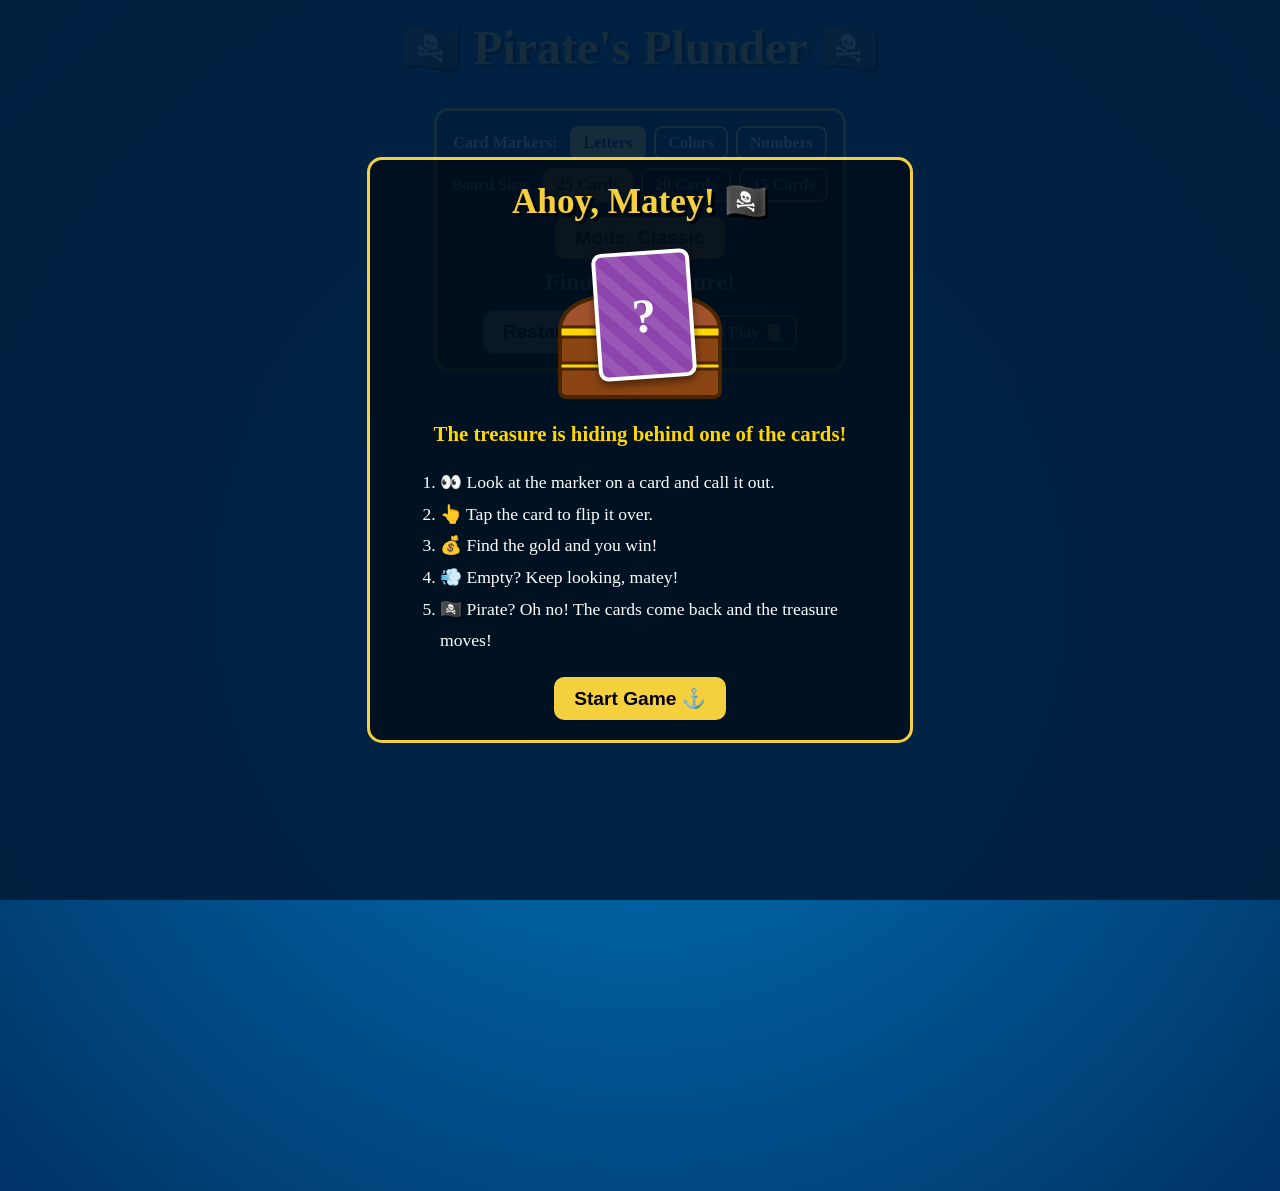
<file: scoring-pirates-plunder/index.html>
<!DOCTYPE html>
<html lang="en">
<head>
    <meta charset="UTF-8">
    <meta name="viewport" content="width=device-width, initial-scale=1.0">
    <title>Pirate's Plunder Treasure Hunt</title>
    <style>
        :root {
            --ocean-blue: #0077be;
            --sand-yellow: #f4d03f;
            --gold: #ffd700;
            --pirate-red: #c0392b;
            --card-back: #8e44ad;
        }

        body {
            background: radial-gradient(circle, var(--ocean-blue), #003366);
            color: white;
            font-family: 'Comic Sans MS', 'Chalkboard SE', cursive;
            display: flex;
            flex-direction: column;
            align-items: center;
            min-height: 100vh;
            margin: 0;
            overflow-x: hidden;
        }

        h1 {
            text-shadow: 3px 3px 0px #000;
            font-size: 3rem;
            margin-top: 20px;
            color: var(--sand-yellow);
        }

        .game-controls {
            margin-bottom: 20px;
            background: rgba(0, 0, 0, 0.5);
            padding: 15px;
            border-radius: 15px;
            border: 3px solid var(--sand-yellow);
            text-align: center;
        }

        .settings {
            display: flex;
            flex-direction: column;
            gap: 8px;
            margin-bottom: 15px;
        }

        .setting-row {
            display: flex;
            flex-wrap: wrap;
            justify-content: center;
            align-items: center;
            gap: 8px;
        }

        .setting-label {
            font-weight: bold;
            margin-right: 4px;
        }

        .option-btn {
            cursor: pointer;
            padding: 6px 12px;
            font-size: 1rem;
            border-radius: 8px;
            border: 2px solid var(--sand-yellow);
            background: transparent;
            color: white;
            font-family: inherit;
            font-weight: bold;
            transition: transform 0.2s;
        }

        .option-btn:hover {
            transform: scale(1.05);
        }

        .option-btn.active {
            background: var(--sand-yellow);
            color: #000;
        }

        .mode-toggle {
            cursor: pointer;
            padding: 10px 20px;
            font-size: 1.2rem;
            border-radius: 10px;
            border: none;
            background: var(--sand-yellow);
            color: #000;
            font-weight: bold;
            transition: transform 0.2s;
        }

        .mode-toggle:hover {
            transform: scale(1.1);
        }

        .mode-toggle.cursed {
            background: var(--pirate-red);
            color: white;
        }

        #status {
            font-size: 1.5rem;
            height: 2rem;
            margin: 10px 0;
            font-weight: bold;
        }

        .game-board {
            display: grid;
            grid-template-columns: repeat(5, 110px);
            grid-gap: 15px;
            perspective: 1000px;
            padding: 20px;
        }

        .card {
            width: 110px;
            height: 140px;
            position: relative;
            transform-style: preserve-3d;
            transition: transform 0.6s, opacity 0.5s;
            cursor: pointer;
        }

        .card.flipped {
            transform: rotateY(180deg);
        }

        .card.faded {
            opacity: 0;
            pointer-events: none;
            transform: scale(0.5) rotateY(180deg);
        }

        .card-face {
            position: absolute;
            width: 100%;
            height: 100%;
            backface-visibility: hidden;
            display: flex;
            flex-direction: column;
            align-items: center;
            justify-content: center;
            border-radius: 10px;
            border: 4px solid #fff;
            box-shadow: 0 4px 8px rgba(0,0,0,0.3);
        }

        .card-front {
            background: var(--card-back);
            background-image: repeating-linear-gradient(45deg, transparent, transparent 10px, rgba(255,255,255,0.1) 10px, rgba(255,255,255,0.1) 20px);
            color: white;
            font-weight: bold;
            font-size: 2rem;
            text-shadow: 2px 2px 4px rgba(0,0,0,0.5);
        }

        .card-front.number-marker {
            font-size: 2.6rem;
        }

        .card-front.color-marker {
            flex-direction: row;
            gap: 8px;
        }

        .color-dot {
            width: 40px;
            height: 40px;
            border-radius: 50%;
            border: 3px solid #fff;
            box-shadow: 0 2px 4px rgba(0,0,0,0.4);
        }

        .card-back {
            transform: rotateY(180deg);
            background: white;
            font-size: 3.5rem;
        }

        .treasure-face { background: var(--gold); }
        .pirate-face { background: var(--pirate-red); }
        .empty-face { background: #ecf0f1; }

        @keyframes celebrate {
            0% { transform: scale(1); }
            50% { transform: scale(1.2) rotate(5deg); }
            100% { transform: scale(1); }
        }

        .winner-anim {
            animation: celebrate 0.5s infinite;
        }

        /* Intro screen */
        .intro-overlay {
            position: fixed;
            inset: 0;
            background: rgba(0, 30, 60, 0.92);
            display: flex;
            align-items: center;
            justify-content: center;
            padding: 20px;
            box-sizing: border-box;
            z-index: 100;
        }

        .intro-box {
            background: rgba(0, 0, 0, 0.5);
            border: 3px solid var(--sand-yellow);
            border-radius: 15px;
            padding: 20px 30px;
            max-width: 480px;
            text-align: center;
        }

        .intro-box h2 {
            color: var(--sand-yellow);
            margin-top: 0;
            font-size: 2.2rem;
            text-shadow: 3px 3px 0px #000;
        }

        .chest-scene {
            position: relative;
            width: 220px;
            height: 150px;
            margin: 10px auto;
        }

        .chest {
            position: absolute;
            left: 10px;
            top: 30px;
            width: 200px;
            height: 120px;
        }

        .intro-card {
            position: absolute;
            left: 65px;
            top: 0;
            width: 90px;
            height: 120px;
            background: var(--card-back);
            background-image: repeating-linear-gradient(45deg, transparent, transparent 10px, rgba(255,255,255,0.1) 10px, rgba(255,255,255,0.1) 20px);
            border: 4px solid #fff;
            border-radius: 10px;
            box-shadow: 0 4px 8px rgba(0,0,0,0.5);
            display: flex;
            align-items: center;
            justify-content: center;
            font-size: 3rem;
            font-weight: bold;
            color: white;
            transform: rotate(-4deg);
        }

        .intro-text {
            font-size: 1.3rem;
            font-weight: bold;
            color: var(--gold);
        }

        .intro-steps {
            text-align: left;
            font-size: 1.1rem;
            line-height: 1.8;
            margin: 15px 0 20px 0;
        }

        .hidden { display: none; }
    </style>
</head>
<body>

    <div id="intro" class="intro-overlay">
        <div class="intro-box">
            <h2>Ahoy, Matey! 🏴‍☠️</h2>

            <div class="chest-scene">
                <svg class="chest" viewBox="0 0 200 120" aria-hidden="true">
                    <rect x="20" y="50" width="160" height="66" rx="6" fill="#8b4513" stroke="#4a2600" stroke-width="4"/>
                    <path d="M20 50 Q20 12 100 12 Q180 12 180 50 Z" fill="#a0522d" stroke="#4a2600" stroke-width="4"/>
                    <rect x="20" y="46" width="160" height="10" fill="#ffd700" stroke="#4a2600" stroke-width="3"/>
                    <rect x="20" y="82" width="160" height="6" fill="#ffd700" stroke="#4a2600" stroke-width="3"/>
                    <rect x="86" y="52" width="28" height="26" rx="4" fill="#ffd700" stroke="#4a2600" stroke-width="3"/>
                    <circle cx="100" cy="63" r="4" fill="#4a2600"/>
                </svg>
                <div class="intro-card">?</div>
            </div>

            <p class="intro-text">The treasure is hiding behind one of the cards!</p>

            <ol class="intro-steps">
                <li>👀 Look at the marker on a card and call it out.</li>
                <li>👆 Tap the card to flip it over.</li>
                <li>💰 Find the gold and you win!</li>
                <li>💨 Empty? Keep looking, matey!</li>
                <li>🏴‍☠️ Pirate? Oh no! The cards come back and the treasure moves!</li>
            </ol>

            <button id="startBtn" class="mode-toggle">Start Game ⚓</button>
        </div>
    </div>

    <h1>🏴‍☠️ Pirate's Plunder 🏴‍☠️</h1>

    <div class="game-controls">
        <div class="settings">
            <div class="setting-row">
                <span class="setting-label">Card Markers:</span>
                <button class="option-btn active" data-style="letters">Letters</button>
                <button class="option-btn" data-style="colors">Colors</button>
                <button class="option-btn" data-style="numbers">Numbers</button>
            </div>
            <div class="setting-row">
                <span class="setting-label">Board Size:</span>
                <button class="option-btn active" data-rows="5">25 Cards</button>
                <button class="option-btn" data-rows="4">20 Cards</button>
                <button class="option-btn" data-rows="3">15 Cards</button>
            </div>
        </div>

        <button id="modeBtn" class="mode-toggle">Mode: Classic</button>
        <div id="status">Find the Treasure!</div>
        <button id="resetBtn" class="mode-toggle" style="background: #fff;">Restart Game</button>
        <button id="howToBtn" class="option-btn" style="margin-left: 10px;">How to Play 📜</button>
    </div>

    <div class="game-board" id="board"></div>

    <script>
        const boardElement = document.getElementById('board');
        const statusElement = document.getElementById('status');
        const modeBtn = document.getElementById('modeBtn');
        const resetBtn = document.getElementById('resetBtn');
        const howToBtn = document.getElementById('howToBtn');
        const startBtn = document.getElementById('startBtn');
        const introElement = document.getElementById('intro');

        const COLS = 5;
        const LETTERS = ['A', 'B', 'C', 'D', 'E'];
        const COLORS = [
            { name: 'Red', hex: '#e74c3c' },
            { name: 'Blue', hex: '#2e86de' },
            { name: 'Green', hex: '#27ae60' },
            { name: 'Yellow', hex: '#f1c40f' },
            { name: 'Orange', hex: '#e67e22' }
        ];

        let isCursedMode = false;
        let markerStyle = 'letters';
        let rowCount = 5;
        let treasureIndex = -1;
        let pirates = [];
        let cards = [];
        let gameActive = true;

        function getMarkerHTML(i, row, col) {
            if (markerStyle === 'colors') {
                return `<span class="color-dot" style="background:${COLORS[row].hex}" title="${COLORS[row].name}"></span>` +
                       `<span class="color-dot" style="background:${COLORS[col].hex}" title="${COLORS[col].name}"></span>`;
            }
            if (markerStyle === 'numbers') {
                return `${i + 1}`;
            }
            return `${LETTERS[row]}${LETTERS[col]}`;
        }

        function initGame() {
            gameActive = true;
            boardElement.innerHTML = '';
            boardElement.classList.remove('winner-anim');
            statusElement.innerText = "Find the Treasure!";
            statusElement.style.color = "white";
            cards = [];

            const totalCards = COLS * rowCount;

            for (let i = 0; i < totalCards; i++) {
                // Coordinates: row and column, e.g. 0 = AA, 1 = AB, 5 = BA
                const row = Math.floor(i / COLS);
                const col = i % COLS;

                const frontClasses = ['card-face', 'card-front'];
                if (markerStyle === 'numbers') frontClasses.push('number-marker');
                if (markerStyle === 'colors') frontClasses.push('color-marker');

                const card = document.createElement('div');
                card.className = 'card';
                card.dataset.index = i;

                card.innerHTML = `
                    <div class="${frontClasses.join(' ')}">${getMarkerHTML(i, row, col)}</div>
                    <div class="card-face card-back"></div>
                `;

                card.addEventListener('click', () => handleCardClick(i));
                boardElement.appendChild(card);
                cards.push({ element: card, type: 'empty', isVisible: true });
            }

            setupPositions();
        }

        function setupPositions() {
            cards.forEach(c => c.type = 'empty');

            treasureIndex = Math.floor(Math.random() * cards.length);
            cards[treasureIndex].type = 'treasure';

            pirates = [];
            const pirateCount = isCursedMode ? 3 : 1;
            while (pirates.length < pirateCount) {
                let pIdx = Math.floor(Math.random() * cards.length);
                if (pIdx !== treasureIndex && !pirates.includes(pIdx)) {
                    pirates.push(pIdx);
                    cards[pIdx].type = 'pirate';
                }
            }
        }

        function handleCardClick(index) {
            if (!gameActive) return;

            const card = cards[index];
            const element = card.element;

            if (element.classList.contains('flipped') || element.classList.contains('faded')) return;

            element.classList.add('flipped');

            const backFace = element.querySelector('.card-back');

            if (card.type === 'treasure') {
                backFace.innerText = '💰';
                backFace.classList.add('treasure-face');
                winGame();
            } else if (card.type === 'pirate') {
                backFace.innerText = '🏴‍☠️';
                backFace.classList.add('pirate-face');
                triggerPirateEvent();
            } else {
                backFace.innerText = '💨';
                backFace.classList.add('empty-face');
                setTimeout(() => {
                    element.classList.add('faded');
                }, 600);
            }
        }

        function triggerPirateEvent() {
            statusElement.innerText = "OH NO! A PIRATE! Cards returned & Treasure moved!";
            statusElement.style.color = "var(--pirate-red)";

            gameActive = false;

            setTimeout(() => {
                const fadedCards = cards.filter(c => c.element.classList.contains('faded'));
                const restoreCount = Math.min(5, fadedCards.length);

                for (let i = 0; i < restoreCount; i++) {
                    const randomFaded = fadedCards[Math.floor(Math.random() * fadedCards.length)];
                    randomFaded.element.classList.remove('flipped', 'faded');
                    randomFaded.element.querySelector('.card-back').className = 'card-face card-back';
                }

                const visibleIndices = cards
                    .map((c, i) => c.element.classList.contains('faded') ? -1 : i)
                    .filter(i => i !== -1);

                const newTreasureIdx = visibleIndices[Math.floor(Math.random() * visibleIndices.length)];

                cards.forEach(c => { if (c.type === 'treasure') c.type = 'empty'; });
                cards[newTreasureIdx].type = 'treasure';

                statusElement.innerText = "Keep hunting, matey!";
                statusElement.style.color = "white";
                gameActive = true;
            }, 2000);
        }

        function winGame() {
            gameActive = false;
            statusElement.innerText = "🎉 YOU FOUND THE GOLD! 🎉";
            statusElement.style.color = "var(--gold)";
            boardElement.classList.add('winner-anim');
        }

        function setActiveButton(selector, activeBtn) {
            document.querySelectorAll(selector).forEach(b => {
                b.classList.toggle('active', b === activeBtn);
            });
        }

        document.querySelectorAll('[data-style]').forEach(btn => {
            btn.addEventListener('click', () => {
                markerStyle = btn.dataset.style;
                setActiveButton('[data-style]', btn);
                initGame();
            });
        });

        document.querySelectorAll('[data-rows]').forEach(btn => {
            btn.addEventListener('click', () => {
                rowCount = parseInt(btn.dataset.rows, 10);
                setActiveButton('[data-rows]', btn);
                initGame();
            });
        });

        modeBtn.addEventListener('click', () => {
            isCursedMode = !isCursedMode;
            modeBtn.innerText = isCursedMode ? "Mode: CURSED 💀" : "Mode: Classic";
            modeBtn.classList.toggle('cursed');
            initGame();
        });

        resetBtn.addEventListener('click', () => {
            initGame();
        });

        howToBtn.addEventListener('click', () => {
            introElement.classList.remove('hidden');
        });

        startBtn.addEventListener('click', () => {
            introElement.classList.add('hidden');
        });

        initGame();
    </script>
</body>
</html>
</file>
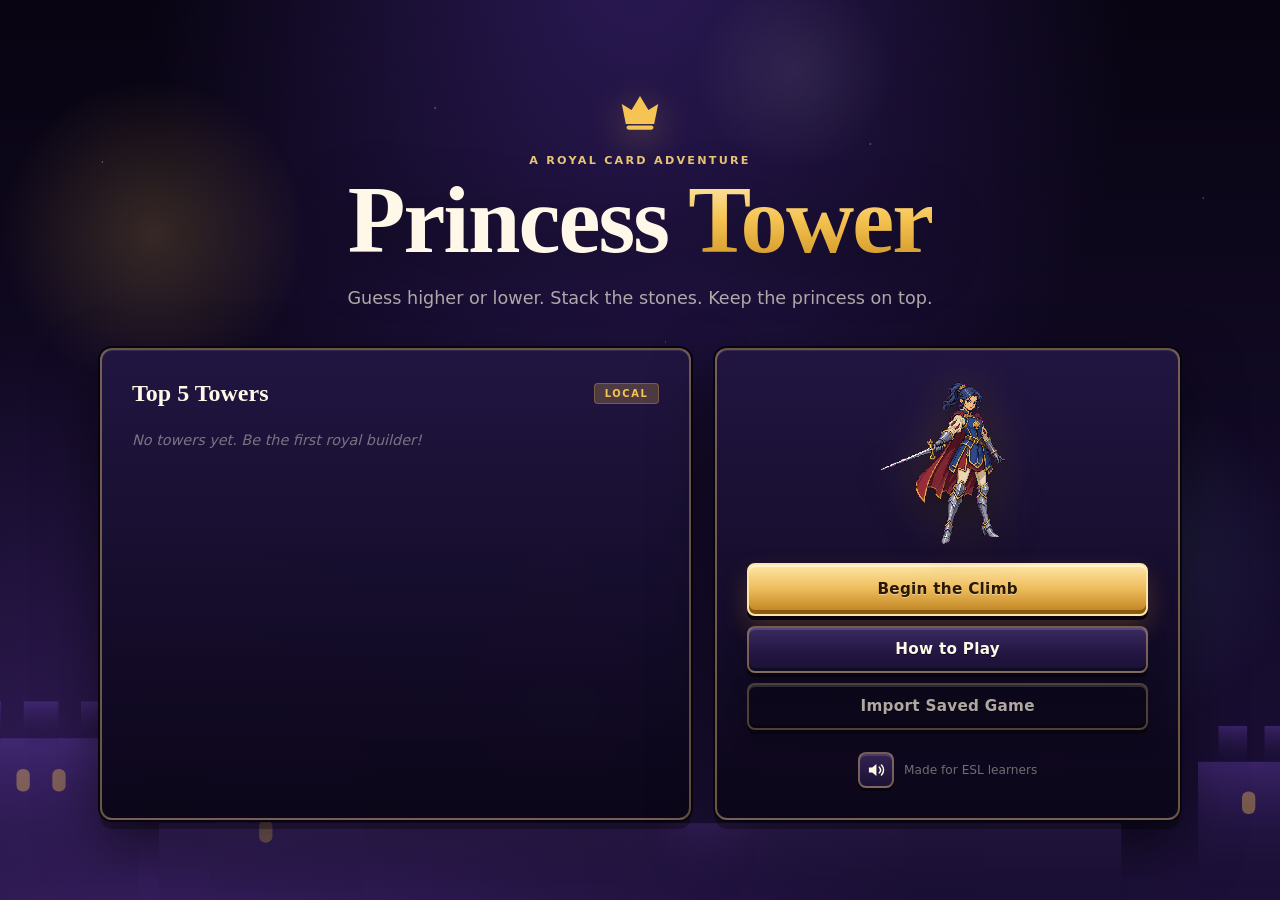
<file: scoring-princess-tower/index.html>
<!DOCTYPE html>
<html lang="en">
<head>
  <meta charset="utf-8" />
  <meta name="viewport" content="width=device-width, initial-scale=1" />
  <meta name="theme-color" content="#160e2e" />
  <meta name="description" content="Princess Tower is a royal higher-or-lower card game for ESL learners. Stack the tower, remember the wobble pattern, and keep the princess on top." />
  <title>Princess Tower · Higher or Lower</title>
  <link rel="stylesheet" href="style.css" />
  <link rel="icon" href="data:image/svg+xml,%3Csvg xmlns='http://www.w3.org/2000/svg' viewBox='0 0 100 100'%3E%3Ctext y='.9em' font-size='90'%3E%F0%9F%91%91%3C/text%3E%3C/svg%3E" />
</head>
<body>
  <!-- Inline icon sprite: keeps the game self-contained with no external libraries. -->
  <svg class="svg-sprite" aria-hidden="true" focusable="false">
    <symbol id="icon-crown" viewBox="0 0 24 24">
      <path d="M2.5 7.8 7.6 11 12 3.6 16.4 11l5.1-3.2-2.1 10.4H4.6L2.5 7.8Z" />
      <rect x="5" y="19" width="14" height="2.2" rx="1.1" />
    </symbol>
    <symbol id="icon-shield" viewBox="0 0 24 24">
      <path d="M12 2.3 20 5v5.7c0 5-3.4 8.6-8 11.1-4.6-2.5-8-6.1-8-11.1V5l8-2.7Z" />
      <path d="M12 6.2v11.4" fill="none" stroke="rgba(0,0,0,.22)" stroke-width="1.5" stroke-linecap="round" />
      <path d="M6.6 10.2h10.8" fill="none" stroke="rgba(0,0,0,.22)" stroke-width="1.5" stroke-linecap="round" />
    </symbol>
    <symbol id="icon-sword" viewBox="0 0 24 24">
      <path d="M12 1.8 14.3 7v9.2H9.7V7L12 1.8Z" />
      <path d="M7.1 13.2h9.8v2.3H7.1z" />
      <path d="M10.6 15.5h2.8v3.9l-1.4 2-1.4-2v-3.9Z" />
    </symbol>
    <symbol id="icon-flame" viewBox="0 0 24 24">
      <path d="M12.4 1.9c.5 3.8 4.9 5.2 4.9 10.1a5.3 5.3 0 0 1-10.6 0c0-2.1.8-3.6 2.1-5.3.1 1.8.8 3 1.9 3.4 1 .4 1.8-.2 2-1.3.3-1.7-.5-3.3-.3-6.9Z" />
      <path d="M12 13c.5 1.4 2.2 2.1 2.2 4.1a2.2 2.2 0 1 1-4.4 0c0-1.5 1-2.4 2.2-4.1Z" opacity=".55" />
    </symbol>
    <symbol id="icon-sound-on" viewBox="0 0 24 24">
      <path d="M3.5 9h4l5-4.2v14.4L7.5 15h-4V9Z" />
      <path d="M16 8.6a5 5 0 0 1 0 6.8M18.6 6a8.6 8.6 0 0 1 0 12" fill="none" stroke="currentColor" stroke-width="1.8" stroke-linecap="round" />
    </symbol>
    <symbol id="icon-sound-off" viewBox="0 0 24 24">
      <path d="M3.5 9h4l5-4.2v14.4L7.5 15h-4V9Z" />
      <path d="m16.2 9.2 5 5.6M21.2 9.2l-5 5.6" fill="none" stroke="currentColor" stroke-width="1.8" stroke-linecap="round" />
    </symbol>
    <symbol id="icon-princess" viewBox="0 0 64 64">
      <path d="M32 5.5 36 11l6.3-2.2L39 16H25l-3.3-7.2L28 11l4-5.5Z" fill="#f6c453" />
      <circle cx="32" cy="23" r="9.5" fill="#f3c9a4" />
      <path d="M22.5 20.5c1.5-7.6 17.5-7.6 19 0 .7 3.4-1.2 5.8-1.2 5.8H23.7s-1.9-2.4-1.2-5.8Z" fill="#6b4630" />
      <path d="M32 31.5c-7.4 2-12.6 9-14.6 18.4-.6 2.9-1.2 5.3-1.8 7.1h32.8c-.6-1.8-1.2-4.2-1.8-7.1-2-9.4-7.2-16.4-14.6-18.4Z" fill="#b98be8" />
      <path d="M25.8 32.3h12.4l2.2 8.9H23.6l2.2-8.9Z" fill="#fff8e8" />
      <circle cx="32" cy="44.5" r="2.3" fill="#f6c453" />
      <path d="M18 40.5c-3.7 2-6 5.4-7 9.5h6.5l2.4-8-1.9-1.5ZM46 40.5c3.7 2 6 5.4 7 9.5h-6.5l-2.4-8 1.9-1.5Z" fill="#f3c9a4" />
    </symbol>
    <symbol id="shape-circle" viewBox="0 0 24 24"><circle cx="12" cy="12" r="8.4" /></symbol>
    <symbol id="shape-triangle" viewBox="0 0 24 24"><path d="M12 3.2 21.2 20.4H2.8Z" /></symbol>
    <symbol id="shape-square" viewBox="0 0 24 24"><rect x="4.2" y="4.2" width="15.6" height="15.6" rx="2.2" /></symbol>
    <symbol id="shape-diamond" viewBox="0 0 24 24"><path d="M12 2.2 21.8 12 12 21.8 2.2 12Z" /></symbol>
    <symbol id="shape-star" viewBox="0 0 24 24"><path d="M12 2.4l2.95 6.05 6.65.95-4.8 4.7 1.15 6.6L12 17.6l-5.95 3.1 1.15-6.6-4.8-4.7 6.65-.95Z" /></symbol>
    <symbol id="shape-cross" viewBox="0 0 24 24"><path d="M9.5 2.6h5v6.9h6.9v5h-6.9v6.9h-5v-6.9H2.6v-5h6.9Z" /></symbol>
    <symbol id="shape-heart" viewBox="0 0 24 24"><path d="M12 21.4S3.2 15.7 3.2 9.6A4.85 4.85 0 0 1 12 6.3a4.85 4.85 0 0 1 8.8 3.3c0 6.1-8.8 11.8-8.8 11.8Z" /></symbol>
    <symbol id="shape-moon" viewBox="0 0 24 24"><path d="M15.8 2.6a9.4 9.4 0 1 0 5.6 15.9A10 10 0 0 1 15.8 2.6Z" /></symbol>
    <symbol id="shape-hex" viewBox="0 0 24 24"><path d="M12 2.2 20.5 7v10L12 21.8 3.5 17V7Z" /></symbol>
  </svg>

  <div class="app" id="app">
    <!-- ==================== MENU ==================== -->
    <section class="screen menu-screen is-active" id="screen-menu" aria-label="Main menu">
      <div class="stars" aria-hidden="true"></div>
      <svg class="menu-castle" viewBox="0 0 1440 420" preserveAspectRatio="xMidYMax slice" aria-hidden="true">
        <defs>
          <linearGradient id="castle-fade" x1="0" y1="0" x2="0" y2="1">
            <stop offset="0" stop-color="#553591" stop-opacity=".55" />
            <stop offset="1" stop-color="#160e2e" stop-opacity=".02" />
          </linearGradient>
        </defs>
        <g fill="url(#castle-fade)">
          <rect x="40" y="262" width="190" height="158" />
          <rect x="62" y="226" width="34" height="44" />
          <rect x="118" y="226" width="34" height="44" />
          <rect x="174" y="226" width="34" height="44" />
          <rect x="300" y="300" width="150" height="120" />
          <rect x="318" y="268" width="26" height="40" />
          <rect x="362" y="268" width="26" height="40" />
          <rect x="406" y="268" width="26" height="40" />
          <rect x="565" y="180" width="150" height="240" />
          <polygon points="540,190 640,82 740,190" />
          <rect x="585" y="150" width="26" height="38" />
          <rect x="670" y="150" width="26" height="38" />
          <rect x="800" y="238" width="180" height="182" />
          <rect x="820" y="202" width="30" height="44" />
          <rect x="875" y="202" width="30" height="44" />
          <rect x="930" y="202" width="30" height="44" />
          <rect x="1055" y="168" width="140" height="252" />
          <polygon points="1030,178 1125,64 1220,178" />
          <rect x="1265" y="285" width="140" height="135" />
          <rect x="1285" y="250" width="28" height="42" />
          <rect x="1330" y="250" width="28" height="42" />
          <rect x="1375" y="250" width="28" height="42" />
          <rect x="250" y="345" width="940" height="75" />
        </g>
        <g fill="#f6c453" opacity=".38">
          <rect x="111" y="292" width="13" height="22" rx="6" />
          <rect x="146" y="292" width="13" height="22" rx="6" />
          <rect x="620" y="222" width="16" height="28" rx="8" />
          <rect x="655" y="222" width="16" height="28" rx="8" />
          <rect x="620" y="284" width="16" height="28" rx="8" />
          <rect x="655" y="284" width="16" height="28" rx="8" />
          <rect x="1115" y="218" width="16" height="28" rx="8" />
          <rect x="1115" y="282" width="16" height="28" rx="8" />
          <rect x="348" y="342" width="13" height="22" rx="6" />
          <rect x="866" y="296" width="13" height="22" rx="6" />
          <rect x="902" y="296" width="13" height="22" rx="6" />
          <rect x="1308" y="314" width="13" height="22" rx="6" />
        </g>
        <g fill="url(#castle-fade)">
          <polygon points="1125,64 1125,20 1180,32 1125,44" />
          <polygon points="640,82 640,34 694,46 640,58" />
        </g>
      </svg>

      <div class="menu-content">
        <header class="hero">
          <div class="hero-crown" aria-hidden="true">
            <svg><use href="#icon-crown"></use></svg>
          </div>
          <p class="eyebrow">A royal card adventure</p>
          <h1>Princess <span>Tower</span></h1>
          <p class="tagline">Guess higher or lower. Stack the stones. Keep the princess on top.</p>
        </header>

        <div class="menu-panels">
          <section class="panel leaderboard-panel" aria-labelledby="lb-title">
            <div class="panel-head">
              <h2 id="lb-title">Top 5 Towers</h2>
              <span class="panel-badge">Local</span>
            </div>
            <ol class="leaderboard" id="leaderboard-list"></ol>
            <p class="empty-lb" id="leaderboard-empty">No towers yet. Be the first royal builder!</p>
          </section>

          <section class="panel menu-actions" aria-label="Game options">
            <div class="menu-princess" aria-hidden="true">
              <img class="asset-img" src="assets/princess.png" alt="" />
              <svg class="princess-fallback" viewBox="0 0 64 64" aria-hidden="true"><use href="#icon-princess"></use></svg>
            </div>
            <button class="btn btn-primary btn-lg" id="btn-new-game" type="button">Begin the Climb</button>
            <button class="btn" id="btn-how-to-menu" type="button">How to Play</button>
            <button class="btn btn-ghost" id="btn-import-menu" type="button">Import Saved Game</button>
            <div class="menu-footer">
              <button class="icon-btn sound-btn" type="button" aria-label="Toggle sound">
                <svg class="sound-icon" aria-hidden="true"><use href="#icon-sound-on"></use></svg>
              </button>
              <span>Made for ESL learners</span>
            </div>
          </section>
        </div>
      </div>
    </section>

    <!-- ==================== GAME ==================== -->
    <section class="screen game-screen" id="screen-game" aria-label="Princess Tower game">
      <div class="game-backdrop" aria-hidden="true"></div>
      <div class="stage-vignette" aria-hidden="true"></div>
      <div class="fx-layer" id="fx-layer" aria-hidden="true"></div>
      <div class="result-banner" id="result-banner" aria-hidden="true">
        <span class="result-main" id="result-main"></span>
        <span class="result-sub" id="result-sub"></span>
      </div>
      <header class="hud">
        <button class="icon-btn hud-pause" id="btn-pause" type="button" aria-label="Pause game">
          <span class="pause-glyph" aria-hidden="true">❚❚</span><span class="pause-text">Pause</span>
        </button>
        <div class="hud-stats">
          <div class="stat">
            <span class="stat-label">Tower</span>
            <strong id="stat-height">0</strong>
          </div>
          <div class="stat stat-hearts">
            <span class="stat-label">Hearts</span>
            <div class="hearts" id="hearts" aria-label="5 of 5 hearts"></div>
          </div>
          <div class="stat">
            <span class="stat-label">Streak</span>
            <strong id="stat-streak">0</strong>
          </div>
        </div>
        <button class="icon-btn sound-btn" type="button" aria-label="Toggle sound">
          <svg class="sound-icon" aria-hidden="true"><use href="#icon-sound-on"></use></svg>
        </button>
      </header>

      <main class="game-stage">
        <div class="tower-side">
          <div class="tower-scene" id="tower-scene">
            <div class="tower" id="tower">
              <div class="tower-glow" aria-hidden="true"></div>
              <div class="tower-base" aria-hidden="true"></div>
              <div class="tower-sway" id="tower-sway">
                <div class="tower-blocks" id="tower-blocks"></div>
                <div class="princess" id="tower-princess">
                  <img class="asset-img" src="assets/princess.png" alt="" />
                  <svg class="princess-fallback" viewBox="0 0 64 64" aria-hidden="true"><use href="#icon-princess"></use></svg>
                </div>
              </div>
            </div>
          </div>
          <p class="tower-caption" id="tower-caption">0 stones high</p>
        </div>

        <div class="card-side">
          <div class="card-wrap">
            <p class="card-label" id="card-label">Current card</p>
            <div class="card" id="card" role="img" aria-label="Current card">
              <div class="card-inner">
                <div class="card-face card-front" id="card-front"></div>
                <div class="card-face card-back" id="card-back">
                  <div class="card-back-pattern" aria-hidden="true">
                    <svg class="card-back-crest"><use href="#icon-crown"></use></svg>
                  </div>
                  <img class="asset-img card-back-img" src="assets/card-back.png" alt="" />
                </div>
              </div>
            </div>
            <p class="card-title" id="card-title">—</p>
          </div>

          <div class="guess-area">
            <p class="prompt" id="prompt-text" aria-live="polite">Will the next card be higher or lower?</p>
            <div class="guess-buttons">
              <button class="btn guess-btn guess-higher" id="btn-higher" type="button">
                <span class="guess-arrow" aria-hidden="true">▲</span>
                <span class="guess-label">Higher</span>
              </button>
              <button class="btn guess-btn guess-lower" id="btn-lower" type="button">
                <span class="guess-arrow" aria-hidden="true">▼</span>
                <span class="guess-label">Lower</span>
              </button>
            </div>
            <p class="microcopy">Ace is lowest · King is highest · A tie is safe</p>
          </div>
        </div>
      </main>

      <div class="dice-popup" id="dice-popup" aria-hidden="true">
        <p class="dice-label" id="dice-label">Reward roll</p>
        <div class="die-visual" id="die-visual">
          <span class="die-fallback" id="die-fallback">?</span>
          <img class="die-img" id="die-img" src="assets/dice-green.png" alt="" />
          <span class="die-value" id="die-value">1</span>
        </div>
      </div>
    </section>

    <!-- ==================== WOBBLE / MEMORY ==================== -->
    <div class="overlay overlay-wobble" id="overlay-wobble" role="dialog" aria-modal="true" aria-labelledby="wobble-title" aria-hidden="true">
      <div class="wobble-panel">
        <p class="eyebrow">Careful now</p>
        <h2 id="wobble-title">The tower wobbles!</h2>
        <p class="wobble-instruction" id="wobble-instruction">Watch the glowing stones. Tap them in the same order.</p>
        <div class="memory-grid" id="memory-grid" aria-label="Memory grid"></div>
        <div class="sequence-dots" id="sequence-dots" aria-hidden="true"></div>
        <p class="wobble-status" id="wobble-status">Get ready…</p>
        <div class="wobble-actions">
          <button class="btn btn-primary wobble-start-btn" id="btn-wobble-start" type="button">Start</button>
          <button class="btn btn-ghost wobble-pause-btn" id="btn-wobble-pause" type="button">Pause &amp; Save</button>
        </div>
      </div>
    </div>

    <!-- ==================== PAUSE ==================== -->
    <div class="overlay" id="overlay-pause" role="dialog" aria-modal="true" aria-labelledby="pause-title" aria-hidden="true">
      <div class="panel modal pause-modal">
        <p class="eyebrow">Royal break</p>
        <h2 id="pause-title">Paused</h2>
        <p class="modal-sub">Take a breath. The princess is safe… for now.</p>
        <div class="modal-actions">
          <button class="btn btn-primary" id="btn-resume" type="button">Resume</button>
          <button class="btn" id="btn-save" type="button">Save Progress</button>
          <button class="btn" id="btn-import" type="button">Import Progress</button>
          <button class="btn btn-ghost" id="btn-restart" type="button">Restart Game</button>
          <button class="btn btn-ghost" id="btn-quit" type="button">Quit to Menu</button>
        </div>
        <p class="save-note">Saving downloads a <code>.json</code> file with your tower, current card and wobble pattern. Import it in any session to continue.</p>
      </div>
    </div>

    <!-- ==================== GAME OVER ==================== -->
    <div class="overlay" id="overlay-gameover" role="dialog" aria-modal="true" aria-labelledby="gameover-title" aria-hidden="true">
      <div class="panel modal gameover-modal" id="gameover-modal">
        <div class="collapse-icon" aria-hidden="true">
          <svg><use href="#icon-crown"></use></svg>
        </div>
        <p class="eyebrow">The tower has fallen</p>
        <h2 id="gameover-title">Royal Crash!</h2>
        <p class="final-height"><span id="final-height">0</span> <span class="final-unit">stones</span></p>
        <p class="modal-sub" id="gameover-message">The princess landed safely in a soft bush.</p>

        <form class="score-form" id="score-form">
          <label for="player-name">Your name for the leaderboard</label>
          <div class="input-row">
            <input id="player-name" name="player-name" type="text" maxlength="16" autocomplete="nickname" placeholder="Princess" />
            <button class="btn btn-primary" type="submit" id="btn-save-score">Save Score</button>
          </div>
        </form>
        <p class="score-saved" id="score-saved" hidden>Saved to the royal leaderboard!</p>

        <div class="modal-actions row">
          <button class="btn" id="btn-play-again" type="button">Play Again</button>
          <button class="btn btn-ghost" id="btn-menu" type="button">Main Menu</button>
        </div>
      </div>
    </div>

    <!-- ==================== HOW TO PLAY ==================== -->
    <div class="overlay" id="overlay-howto" role="dialog" aria-modal="true" aria-labelledby="howto-title" aria-hidden="true">
      <div class="panel modal howto-modal">
        <p class="eyebrow">Royal rules</p>
        <h2 id="howto-title">How to Play</h2>
        <ol class="rules">
          <li><strong>Guess the next card.</strong> Is it higher or lower than the card you can see?</li>
          <li><strong>Know the order.</strong> Ace = 1 (lowest), Jack = 11, Queen = 12, King = 13 (highest). A tie is safe.</li>
          <li><strong>Build the tower.</strong> Every correct guess rolls the green die and adds 1–6 stones.</li>
          <li><strong>Mind your hearts.</strong> A wrong guess rolls the red die: it always costs exactly 1 heart, plus up to 3 stones.</li>
          <li><strong>Steady the wobble.</strong> Every 3 correct guesses a shape puzzle appears. Press <em>Start</em>, watch the glowing stones, then tap them in the same order. Success earns a bonus green-die roll; failure costs a heart.</li>
          <li><strong>Reach the top.</strong> You begin with 5 hearts. Lose them all and the tower falls — your height goes on the local Top 5 leaderboard.</li>
        </ol>
        <p class="howto-note">Tip: press <kbd>H</kbd> / <kbd>↑</kbd> for Higher and <kbd>L</kbd> / <kbd>↓</kbd> for Lower. <kbd>Esc</kbd> pauses.</p>
        <button class="btn btn-primary" id="btn-howto-close" type="button">Got it</button>
      </div>
    </div>

    <div class="toast" id="toast" role="status" aria-live="polite"></div>
    <input type="file" id="import-file" accept="application/json,.json" hidden />
  </div>

  <noscript>
    <p class="noscript-note">Princess Tower needs JavaScript enabled to play.</p>
  </noscript>

  <script src="script.js" defer></script>
</body>
</html>
</file>
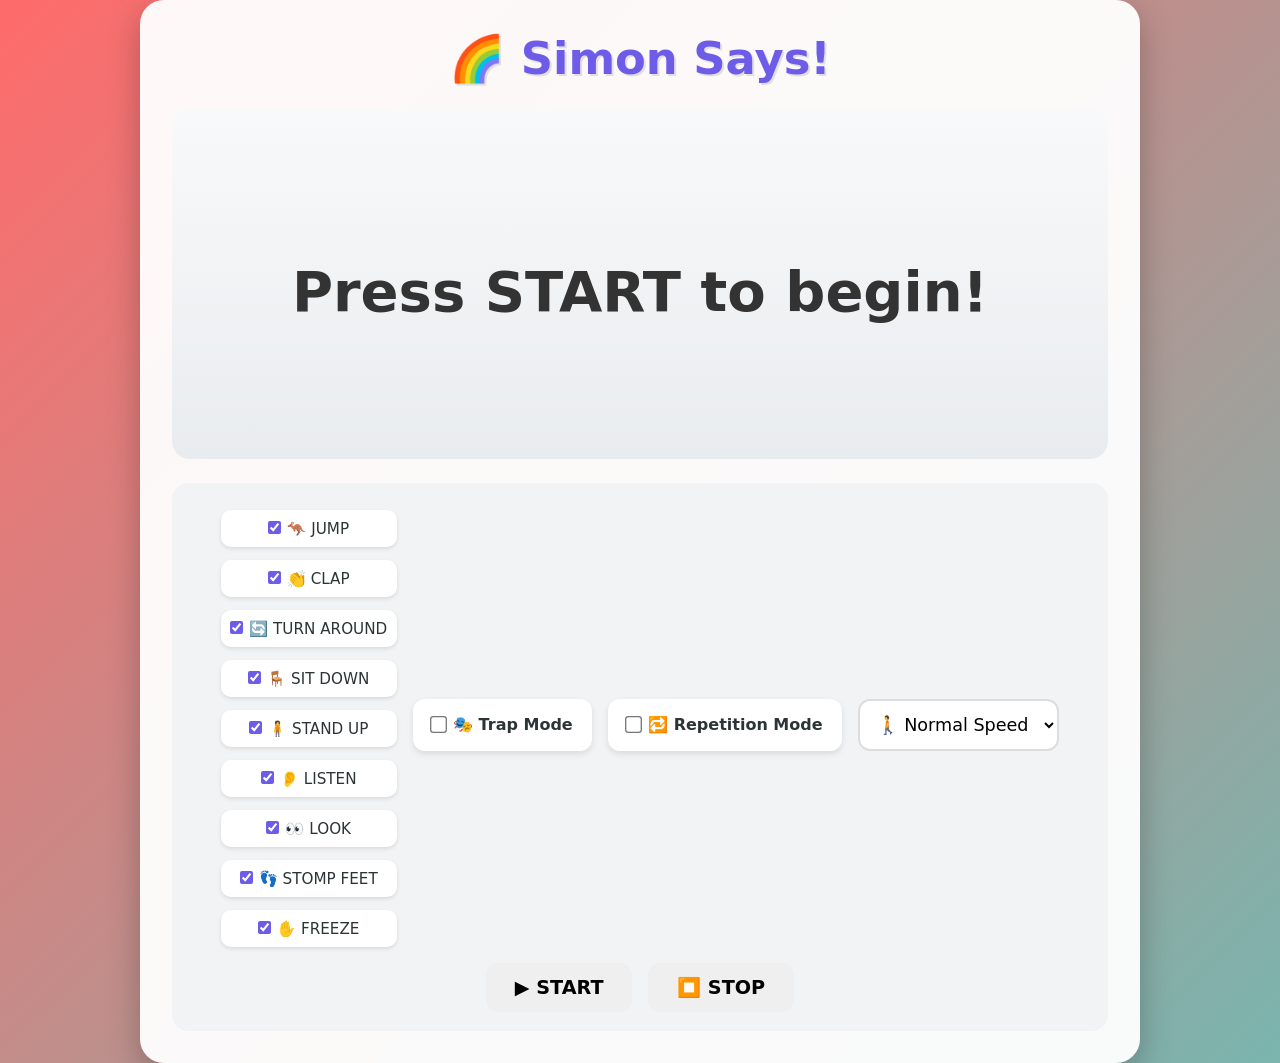
<file: simon-says/index.html>
<!DOCTYPE html>
<html lang="en">
<head>
  <meta charset="UTF-8">
  <meta name="viewport" content="width=device-width, initial-scale=1.0">
  <title>🌈 Simon Says Classroom Game</title>
  <style>
    :root {
      --bg-gradient: linear-gradient(135deg, #FF6B6B, #4ECDC4, #FFE66D, #FF9F43);
      --card-bg: rgba(255, 255, 255, 0.95);
      --text-main: #2d3436;
      --accent: #6c5ce7;
      --trap-reveal: #ff4757;
      --freeze-reveal: #2ed573;
    }

    * { box-sizing: border-box; margin: 0; padding: 0; font-family: 'Segoe UI', system-ui, sans-serif; }

    body {
      background: var(--bg-gradient);
      background-size: 400% 400%;
      animation: gradientShift 12s ease infinite;
      min-height: 100vh;
      display: flex;
      justify-content: center;
      align-items: center;
      color: var(--text-main);
    }

    @keyframes gradientShift {
      0% { background-position: 0% 50%; }
      50% { background-position: 100% 50%; }
      100% { background-position: 0% 50%; }
    }

    .container {
      width: 90vw;
      max-width: 1000px;
      background: var(--card-bg);
      border-radius: 24px;
      box-shadow: 0 12px 32px rgba(0,0,0,0.25);
      padding: 2rem;
      display: grid;
      grid-template-rows: auto 1fr auto;
      gap: 1.5rem;
    }

    h1 { text-align: center; font-size: 2.8rem; color: var(--accent); text-shadow: 2px 2px 0px rgba(0,0,0,0.1); }

    /* Game Display */
    .stage {
      display: flex;
      flex-direction: column;
      align-items: center;
      justify-content: center;
      min-height: 350px;
      background: linear-gradient(180deg, #f8f9fa 0%, #e9ecef 100%);
      border-radius: 18px;
      padding: 2rem;
      text-align: center;
      position: relative;
      overflow: hidden;
    }

    .emoji-display { font-size: 6rem; margin-bottom: 1rem; animation: bounce 1s infinite; }
    .text-display { font-size: 3.5rem; font-weight: 800; line-height: 1.2; color: #333; }
    .sub-text { font-size: 1.8rem; margin-top: 0.5rem; color: #666; font-weight: 600; }

    @keyframes bounce {
      0%, 100% { transform: translateY(0); }
      50% { transform: translateY(-15px); }
    }

    .reveal-trap { animation: shake 0.5s ease-in-out, colorFlash 1s infinite; }
    @keyframes shake { 0%, 100% { transform: translateX(0); } 25% { transform: translateX(-10px); } 75% { transform: translateX(10px); } }
    @keyframes colorFlash { 0%, 100% { color: var(--trap-reveal); } 50% { color: #ff6b6b; } }

    .repeat-counter { font-size: 4rem; font-weight: bold; margin-top: 1rem; opacity: 0; transition: opacity 0.3s; }
    .repeat-counter.show { opacity: 1; animation: pulse 0.8s infinite; }
    @keyframes pulse { 0%, 100% { transform: scale(1); } 50% { transform: scale(1.2); } }

    /* Controls */
    .controls {
      display: flex;
      flex-wrap: wrap;
      gap: 1rem;
      justify-content: center;
      align-items: center;
      background: #f1f3f5;
      padding: 1.2rem;
      border-radius: 16px;
    }

    .toggle-group { display: flex; gap: 1rem; flex-wrap: wrap; justify-content: center; }
    .toggle-item { background: white; padding: 0.8rem 1.2rem; border-radius: 12px; box-shadow: 0 3px 6px rgba(0,0,0,0.1); display: flex; align-items: center; gap: 0.5rem; font-weight: 600; cursor: pointer; user-select: none; }
    .toggle-item input { transform: scale(1.3); accent-color: var(--accent); cursor: pointer; }

    .vocab-grid { display: grid; grid-template-columns: repeat(auto-fill, minmax(140px, 1fr)); gap: 0.8rem; margin-top: 0.5rem; }
    .vocab-item { background: white; padding: 0.6rem; border-radius: 10px; text-align: center; box-shadow: 0 2px 4px rgba(0,0,0,0.1); font-size: 0.95rem; cursor: pointer; }
    .vocab-item input { margin-right: 6px; accent-color: var(--accent); }

    button { padding: 0.8rem 1.8rem; border: none; border-radius: 12px; font-size: 1.2rem; font-weight: bold; cursor: pointer; transition: transform 0.2s, box-shadow 0.2s; }
    button:hover { transform: translateY(-3px); box-shadow: 0 6px 12px rgba(0,0,0,0.2); }
    #start-btn { background: #2ed573; color: white; }
    #stop-btn { background: #ff4757; color: white; display: none; }

    .hidden { display: none !important; }
    
    select {
      padding: 0.8rem;
      border-radius: 12px;
      border: 2px solid #ddd;
      font-size: 1.1rem;
      background: white;
      cursor: pointer;
    }
  </style>
</head>
<body>
  <div class="container">
    <header><h1>🌈 Simon Says!</h1></header>

    <main class="stage" id="stage">
      <div class="emoji-display" id="emoji"></div>
      <div class="text-display" id="mainText">Press START to begin!</div>
      <div class="sub-text hidden" id="subText"></div>
      <div class="repeat-counter hidden" id="repeatCounter"></div>
    </main>

    <section class="controls">
      <div class="vocab-grid" id="vocabGrid">
        <!-- Generated by JS -->
      </div>

      <div class="toggle-group">
        <label class="toggle-item"><input type="checkbox" id="trapMode"> 🎭 Trap Mode</label>
        <label class="toggle-item"><input type="checkbox" id="repetitionMode"> 🔁 Repetition Mode</label>
        
        <select id="speedSelect">
          <option value="slow">🐢 Slow Speed</option>
          <option value="normal" selected>🚶 Normal Speed</option>
          <option value="fast">⚡ Fast Speed</option>
        </select>
      </div>

      <button id="startBtn">▶️ START</button>
      <button id="stopBtn">⏹️ STOP</button>
    </section>
  </div>

  <script>
    // --- Configuration & State ---
    const ACTIONS = [
      { name: 'JUMP', emoji: '🦘' },
      { name: 'CLAP', emoji: '👏' },
      { name: 'TURN AROUND', emoji: '🔄' },
      { name: 'SIT DOWN', emoji: '🪑' },
      { name: 'STAND UP', emoji: '🧍' },
      { name: 'LISTEN', emoji: '👂' },
      { name: 'LOOK', emoji: '👀' },
      { name: 'STOMP FEET', emoji: '👣' },
      { name: 'FREEZE', emoji: '✋' }
    ];

    // Timing Constants (in milliseconds)
    const TIMING = {
      slow: { actionDisplay: 4500, break: 3000, countPerAction: 1200 },
      normal: { actionDisplay: 3000, break: 2000, countPerAction: 900 },
      fast: { actionDisplay: 1800, break: 600, countPerAction: 700 }
    };

    let state = {
      running: false,
      trapMode: false,
      repetitionMode: false,
      speed: 'normal', // slow, normal, fast
      enabledActions: new Set(ACTIONS.map(a => a.name)),
      currentAction: null,
      timeoutIds: []
    };

    // --- DOM Elements ---
    const els = {
      emoji: document.getElementById('emoji'),
      mainText: document.getElementById('mainText'),
      subText: document.getElementById('subText'),
      repeatCounter: document.getElementById('repeatCounter'),
      vocabGrid: document.getElementById('vocabGrid'),
      trapMode: document.getElementById('trapMode'),
      repetitionMode: document.getElementById('repetitionMode'),
      speedSelect: document.getElementById('speedSelect'),
      startBtn: document.getElementById('startBtn'),
      stopBtn: document.getElementById('stopBtn')
    };

    // --- Initialization ---
    function init() {
      // Build vocabulary toggles
      ACTIONS.forEach(action => {
        const div = document.createElement('div');
        div.className = 'vocab-item';
        div.innerHTML = `<label><input type="checkbox" checked data-action="${action.name}">${action.emoji} ${action.name}</label>`;
        els.vocabGrid.appendChild(div);
      });

      // Event Listeners
      document.querySelectorAll('.vocab-item input').forEach(cb => {
        cb.addEventListener('change', updateVocab);
      });

      els.trapMode.addEventListener('change', (e) => { state.trapMode = e.target.checked; });
      els.repetitionMode.addEventListener('change', (e) => { state.repetitionMode = e.target.checked; });
      els.speedSelect.addEventListener('change', (e) => { state.speed = e.target.value; });

      els.startBtn.addEventListener('click', startGame);
      els.stopBtn.addEventListener('click', stopGame);
    }

    function updateVocab() {
      const checkboxes = document.querySelectorAll('.vocab-item input');
      state.enabledActions.clear();
      
      checkboxes.forEach(cb => {
        if (cb.checked) state.enabledActions.add(cb.dataset.action);
      });

      // Ensure at least one is enabled
      if (state.enabledActions.size === 0) {
        checkboxes[0].checked = true;
        state.enabledActions.add(checkboxes[0].dataset.action);
      }
    }

    // --- Game Logic ---
    function delay(ms) {
      return new Promise(resolve => {
        const id = setTimeout(resolve, ms);
        state.timeoutIds.push(id);
      });
    }

    function speak(text) {
      window.speechSynthesis.cancel();
      const utterance = new SpeechSynthesisUtterance(text);
      utterance.lang = 'en-US';
      utterance.rate = 1.0;
      utterance.pitch = 1.0;
      window.speechSynthesis.speak(utterance);
    }

    function getRandomAction() {
      const arr = Array.from(state.enabledActions);
      if (arr.length === 0) return ACTIONS[0]; // Fallback safety
      const randomName = arr[Math.floor(Math.random() * arr.length)];
      return ACTIONS.find(a => a.name === randomName);
    }

    async function startGame() {
      state.running = true;
      
      // Hide controls and show stop button
      els.startBtn.classList.add('hidden');
      els.stopBtn.style.display = 'inline-block';
      els.vocabGrid.classList.add('hidden');
      document.querySelector('.toggle-group').classList.add('hidden');

      while (state.running) {
        const action = getRandomAction();
        if (!action) continue; // Safety check
        state.currentAction = action;

        // Reset visuals
        els.emoji.className = 'emoji-display';
        els.mainText.className = 'text-display';
        els.subText.classList.add('hidden');
        els.repeatCounter.classList.remove('show');
        els.repeatCounter.classList.add('hidden');

        const times = state.repetitionMode ? Math.floor(Math.random() * 10) + 1 : 1;
        const t = TIMING[state.speed]; // Get timing config

        // --- Trap Mode Logic ---
        // 20% chance of a trap if enabled
        const isTrap = state.trapMode && Math.random() < 0.2;

        if (isTrap) {
          // TRAP TURN: Show action, but NO "Simon Says" text initially
          els.mainText.textContent = action.name;
          els.emoji.textContent = action.emoji;
          
          // Speak the action so they think it's valid
          speak(action.name);

          // Wait for them to react (standard display time)
          await delay(t.actionDisplay);

          // REVEAL: Flash Freeze
          els.mainText.textContent = 'FREEZE!';
          els.emoji.textContent = '🛑';
          els.subText.classList.add('hidden');
          els.repeatCounter.classList.remove('show');
          els.emoji.classList.add('reveal-trap');
          
          speak("Freeze! Stay still!");
          await delay(2500); // Time to realize mistake
        } else {
          // --- NORMAL TURN ---
          if (state.repetitionMode && times > 1) {
            // Repetition Mode: Simon Says + Action + Count
            els.mainText.textContent = `SIMON SAYS ${action.name}`;
            els.emoji.textContent = action.emoji;
            
            speak(`Simon says ${action.name} ${times} times`);

            // Show dynamic countdown
            els.repeatCounter.classList.remove('hidden');
            els.repeatCounter.classList.add('show');
            
            for (let i = 1; i <= times; i++) {
              if (!state.running) break;
              els.repeatCounter.textContent = `🔁 ${i} / ${times}`;
              speak(`${i}`);
              await delay(t.countPerAction);
            }
          } else {
            // Standard Single Action
            els.mainText.textContent = 'SIMON SAYS';
            els.subText.textContent = action.name;
            els.subText.classList.remove('hidden');
            els.emoji.textContent = action.emoji;
            
            speak(`Simon says ${action.name}`);
            
            await delay(t.actionDisplay);
          }
        }

        // --- BREAK BETWEEN ROUNDS ---
        const breakTime = state.trapMode ? 2500 : t.break; // Slightly longer break after a trap to debrief
        els.mainText.textContent = 'Get Ready...';
        els.emoji.textContent = '⏳';
        els.subText.classList.add('hidden');
        els.repeatCounter.classList.remove('show');
        await delay(breakTime);
      }

      // --- RESET UI ON STOP ---
      els.startBtn.classList.remove('hidden');
      els.stopBtn.style.display = 'none';
      els.vocabGrid.classList.remove('hidden');
      document.querySelector('.toggle-group').classList.remove('hidden');
      
      els.emoji.className = 'emoji-display';
      els.mainText.textContent = 'Press START to begin!';
      els.subText.classList.add('hidden');
      els.repeatCounter.classList.add('hidden');
    }

    function stopGame() {
      state.running = false;
      state.timeoutIds.forEach(id => clearTimeout(id));
      state.timeoutIds = [];
      window.speechSynthesis.cancel();
      
      // Force reset UI immediately
      els.startBtn.classList.remove('hidden');
      els.stopBtn.style.display = 'none';
      els.vocabGrid.classList.remove('hidden');
      document.querySelector('.toggle-group').classList.remove('hidden');
      
      els.emoji.className = 'emoji-display';
      els.mainText.textContent = 'Press START to begin!';
      els.subText.classList.add('hidden');
      els.repeatCounter.classList.add('hidden');
    }

    // Start
    init();
  </script>
</body>
</html>
</file>
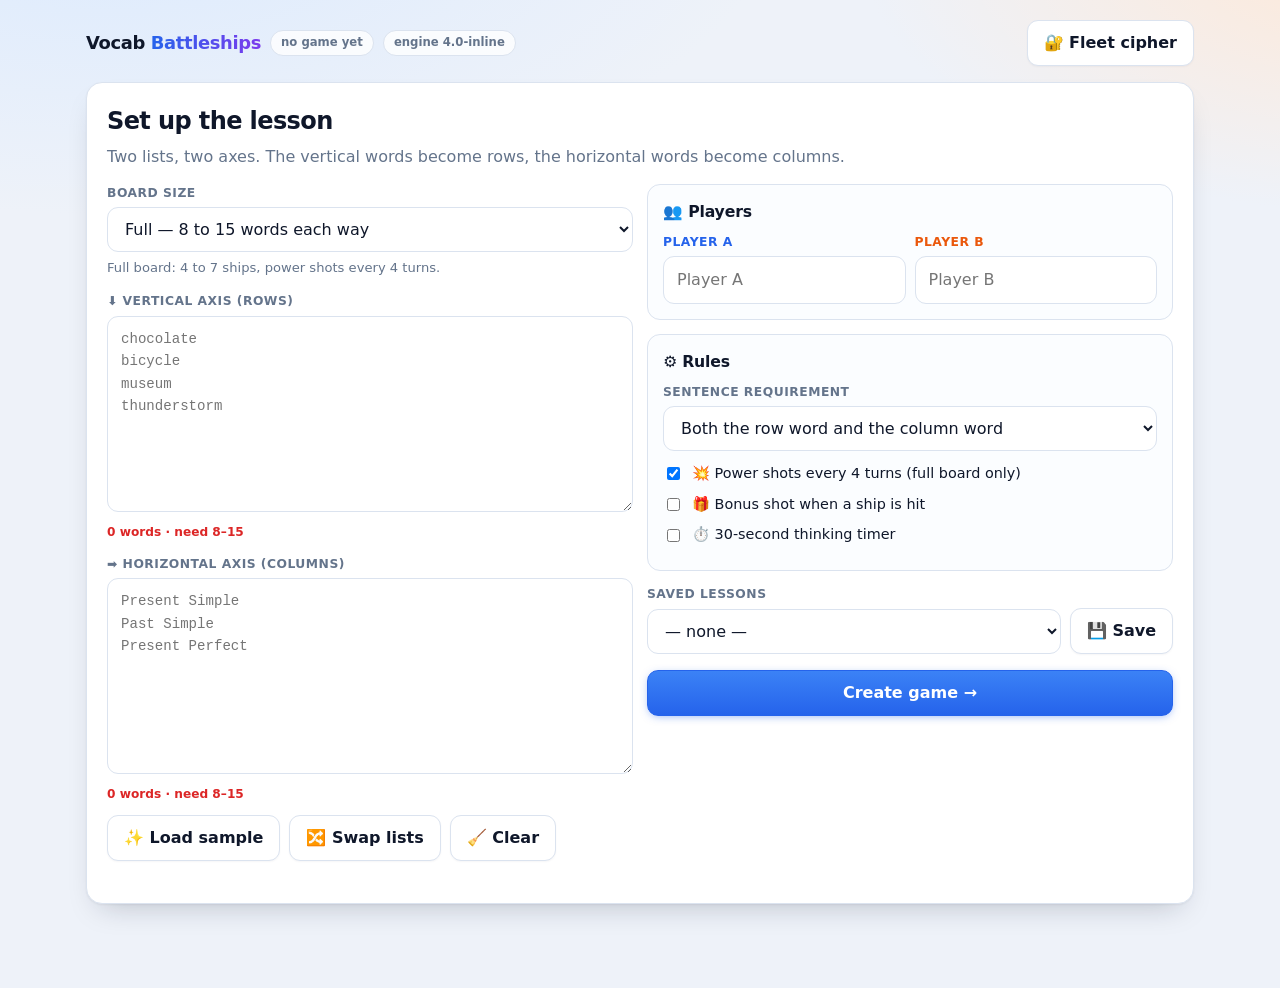
<file: vocab-battleship/index.html>
<!doctype html>
<html lang="en">
<head>
<meta charset="utf-8">
<meta name="viewport" content="width=device-width, initial-scale=1">
<title>Vocab Battleships — referee board</title>
<style>
*,*::before,*::after{box-sizing:border-box}
:root{--ink:#0f172a;--muted:#64748b;--line:#dbe3ef;--panel:#fff;--accent:#2563eb;--accent2:#1d4ed8;--a:#2563eb;--b:#ea580c;--hit:#dc2626;--hit2:#b91c1c;--ok:#15803d;--r:16px;--shadow:0 1px 2px rgba(15,23,42,.05),0 14px 30px -14px rgba(15,23,42,.25)}
html{-webkit-text-size-adjust:100%}
body{margin:0;color:var(--ink);line-height:1.5;font-family:ui-sans-serif,system-ui,-apple-system,"Segoe UI",Roboto,sans-serif;background:radial-gradient(1100px 520px at 8% -12%,#dbeafe 0%,transparent 62%),radial-gradient(900px 460px at 108% -6%,#ffe8d6 0%,transparent 58%),#eef2f9;background-attachment:fixed;min-height:100vh}
.wrap{max-width:1140px;margin:0 auto;padding:20px 16px 84px}
header.top{display:flex;align-items:center;gap:9px;flex-wrap:wrap;margin-bottom:16px}
.brand{font-weight:800;font-size:1.12rem;letter-spacing:-.02em}.brand span{background:linear-gradient(90deg,#2563eb,#7c3aed);-webkit-background-clip:text;background-clip:text;color:transparent}
.tag{font-size:.73rem;font-weight:600;color:var(--muted);border:1px solid var(--line);background:rgba(255,255,255,.8);padding:3px 10px;border-radius:999px}
.spacer{flex:1}
.panel{background:var(--panel);border:1px solid var(--line);border-radius:var(--r);box-shadow:var(--shadow);padding:20px}
.panel+.panel,.panel+.grid2{margin-top:16px}
.card{background:#fbfdff;border:1px solid var(--line);border-radius:13px;padding:15px}
h1{font-size:1.5rem;margin:0 0 6px;letter-spacing:-.025em}
h2{font-size:.98rem;margin:0 0 9px;letter-spacing:-.01em}
p{margin:0 0 9px}p.lead{color:var(--muted);margin:0 0 15px}
label{display:block;font-size:.77rem;font-weight:700;color:var(--muted);margin-bottom:5px;text-transform:uppercase;letter-spacing:.04em}
label.inline{display:flex;align-items:center;gap:9px;margin:9px 0;font-weight:500;color:var(--ink);font-size:.9rem;text-transform:none;letter-spacing:0}
input,select,textarea,button{font:inherit}
input[type=text],input[type=number],textarea,select{width:100%;padding:11px 13px;border:1px solid var(--line);border-radius:11px;background:#fff;color:var(--ink);transition:border-color .15s,box-shadow .15s}
textarea{min-height:196px;resize:vertical;font-family:ui-monospace,SFMono-Regular,Menlo,monospace;font-size:.88rem;line-height:1.6}
input:focus-visible,textarea:focus-visible,select:focus-visible,button:focus-visible{outline:none;border-color:var(--accent);box-shadow:0 0 0 3px rgba(37,99,235,.18)}
.btn{display:inline-flex;align-items:center;justify-content:center;gap:8px;padding:10px 16px;border-radius:11px;border:1px solid var(--line);background:#fff;color:var(--ink);font-weight:650;cursor:pointer;text-decoration:none;transition:transform .1s,background .15s,border-color .15s,box-shadow .15s;box-shadow:0 1px 2px rgba(15,23,42,.04)}
.btn:hover{background:#f4f7fc;border-color:#c8d4e6}
.btn:active{transform:translateY(1px)}
.btn-primary{background:linear-gradient(180deg,#3b82f6,#2563eb);border-color:#2563eb;color:#fff;box-shadow:0 2px 8px -2px rgba(37,99,235,.5)}
.btn-primary:hover{background:linear-gradient(180deg,#2f74e8,#1d4ed8);border-color:#1d4ed8}
.btn-danger{border-color:#fecaca;color:var(--hit);background:#fff}
.btn-danger:hover{background:#fef2f2}
.btn:disabled{opacity:.42;cursor:not-allowed;transform:none}
.row{display:flex;gap:9px;flex-wrap:wrap;align-items:center}
.grid2{display:grid;grid-template-columns:repeat(auto-fit,minmax(290px,1fr));gap:14px}
.muted{color:var(--muted)}.small{font-size:.82rem}
.mono{font-family:ui-monospace,SFMono-Regular,Menlo,monospace}
.err{color:var(--hit);font-size:.84rem;min-height:1.2em;margin:6px 0 0;font-weight:500}
.ok{color:var(--ok);font-size:.84rem;min-height:1.2em;margin:6px 0 0;font-weight:500}
.board-scroll{overflow-x:auto;padding:2px 2px 8px}
.board{display:grid;gap:4px;margin:0 auto}
.corner{}
.axis-col,.axis-row{font-size:.7rem;font-weight:700;color:var(--muted);display:flex;align-items:center;justify-content:center;text-align:center;overflow:hidden;line-height:1.15}
.axis-col{writing-mode:vertical-rl;transform:rotate(180deg);height:92px}
.axis-row{padding-right:7px;justify-content:flex-end;word-break:break-word}
.cell{position:relative;aspect-ratio:1;width:100%;padding:0;min-width:0;border:1px solid #cfdcea;border-radius:8px;background:linear-gradient(180deg,#f6f9fd,#eaf1fa);color:#fff;font-size:.9rem;font-weight:800;display:flex;align-items:center;justify-content:center;cursor:crosshair;transition:background .12s,border-color .12s,transform .1s}
.cell:hover:not(:disabled){background:linear-gradient(180deg,#dbeafe,#c7ddfb);border-color:var(--accent);transform:scale(1.06);z-index:2}
.cell:disabled{cursor:default}
.cell.miss{background:linear-gradient(180deg,#dbe3ee,#c6d1e0);border-color:#b8c5d6;color:#7d8b9e}
.cell.hit{background:linear-gradient(180deg,#f87171,#dc2626);border-color:#b91c1c;box-shadow:0 0 0 2px rgba(220,38,38,.18)}
.cell.sunk{background:linear-gradient(180deg,#991b1b,#5b1414);border-color:#4c1010}
.cell.ship{background:linear-gradient(180deg,#3b5ea8,#1e3a8a);border-color:#1e3a8a}
.cell.aim{background:linear-gradient(180deg,#fde68a,#fbbf24);border-color:#d97706;transform:scale(1.04);z-index:2}
.cell.selected{outline:3px solid var(--accent);outline-offset:1px;z-index:3}
@keyframes pop{from{transform:scale(.55);opacity:.2}to{transform:scale(1);opacity:1}}
.cell.hit,.cell.sunk,.cell.miss{animation:pop .2s cubic-bezier(.2,1.4,.5,1)}
.chip{display:inline-flex;align-items:center;gap:6px;font-size:.76rem;font-weight:650;padding:4px 10px;border-radius:999px;border:1px solid var(--line);background:#fff;color:var(--muted)}
.chip.done{background:#ecfdf5;border-color:#a7f3d0;color:var(--ok)}
.stat{background:linear-gradient(180deg,#fff,#f5f8fd);border:1px solid var(--line);border-radius:12px;padding:8px 14px;text-align:center;min-width:74px}
.stat span{display:block;font-size:.66rem;text-transform:uppercase;letter-spacing:.09em;color:var(--muted);font-weight:700}
.stat b{font-size:1.12rem;letter-spacing:-.01em}
.stat.ready{background:linear-gradient(180deg,#fffbeb,#fef3c7);border-color:#fcd34d;animation:pulse 1.6s ease-in-out infinite}
@keyframes pulse{0%,100%{box-shadow:0 0 0 0 rgba(251,191,36,.55)}50%{box-shadow:0 0 0 7px rgba(251,191,36,0)}}
.turnbar{border-left:6px solid var(--pcol,#2563eb);transition:border-color .25s}
.code{font-family:ui-monospace,SFMono-Regular,Menlo,monospace;font-size:1.2rem;font-weight:800;letter-spacing:.13em;word-break:break-all;background:linear-gradient(90deg,#eff6ff,#f8fafc);border:1px dashed #bfdbfe;border-radius:10px;padding:8px 12px;display:inline-block}
.logrow{display:flex;gap:8px;align-items:baseline;padding:7px 0;border-bottom:1px solid #eef2f7;flex-wrap:wrap;font-size:.82rem}
.logrow:last-child{border-bottom:0}
.badge{font-size:.65rem;font-weight:800;text-transform:uppercase;letter-spacing:.07em;padding:2px 8px;border-radius:999px}
.badge.miss{background:#eef2f7;color:var(--muted)}
.badge.hit{background:#fee2e2;color:var(--hit)}
.badge.sunk{background:#7f1d1d;color:#fff}
.overlay{position:fixed;inset:0;z-index:60;display:grid;place-items:center;padding:20px;background:rgba(15,23,42,.55);backdrop-filter:blur(4px);animation:fade .18s ease-out}
.overlay[hidden]{display:none}
@keyframes fade{from{opacity:0}to{opacity:1}}
@keyframes rise{from{transform:translateY(14px) scale(.97);opacity:0}to{transform:none;opacity:1}}
.modal{max-width:520px;width:100%;box-shadow:0 30px 70px -20px rgba(15,23,42,.55);animation:rise .22s cubic-bezier(.2,1.2,.4,1);text-align:center;padding:28px 24px}
.bigemoji{font-size:3.6rem;line-height:1;margin-bottom:10px;animation:bounce .5s cubic-bezier(.2,1.5,.5,1)}
@keyframes bounce{0%{transform:scale(.3) rotate(-12deg)}60%{transform:scale(1.18) rotate(6deg)}100%{transform:scale(1)}}
details.panel{margin-top:16px}
details.panel>summary{cursor:pointer;font-weight:700;font-size:.95rem}
.count{font-size:.76rem;font-weight:700;color:var(--muted)}
.count.good{color:var(--ok)}.count.bad{color:var(--hit)}
@media(max-width:640px){.wrap{padding:14px 12px 60px}.panel{padding:15px}h1{font-size:1.26rem}.axis-col{height:76px}.modal{padding:22px 18px}}
@media print{body{background:#fff}.noprint,header.top{display:none!important}.wrap{max-width:none;padding:0}.panel{border:0;box-shadow:none;padding:0}}
</style>
</head>
<body>
<div class="wrap">

  <header class="top">
    <div class="brand">Vocab <span>Battleships</span></div>
    <span class="tag" id="headCode">no game yet</span>
    <span class="tag" id="engineTag">engine …</span>
    <div class="spacer"></div>
    <a class="btn" href="cipher.html">🔐 Fleet cipher</a>
  </header>

  <div class="panel" id="bootErr" hidden style="border-color:#fecaca;background:#fef2f2;margin-bottom:16px">
    <h2 style="color:#b91c1c;margin-bottom:6px">This page is incomplete</h2>
    <p class="small" style="margin:0">The engine block is missing, which means the paste was cut short. Copy the whole file again.</p>
  </div>

  <section class="panel" id="screen-setup">
    <h1>Set up the lesson</h1>
    <p class="lead">Two lists, two axes. The vertical words become rows, the horizontal words become columns.</p>

    <div class="grid2">
      <div>
        <label for="mode">Board size</label>
        <select id="mode">
          <option value="full" selected>Full — 8 to 15 words each way</option>
          <option value="mini">Mini — 6 to 8 words each way</option>
        </select>
        <p class="small muted" id="modeHint" style="margin:6px 0 0"></p>

        <div class="grid2" style="margin-top:14px;gap:12px">
          <div>
            <label for="wordsRow">⬇️ Vertical axis (rows)</label>
            <textarea id="wordsRow" spellcheck="false" placeholder="chocolate&#10;bicycle&#10;museum&#10;thunderstorm"></textarea>
            <span class="count" id="countRow">0 words</span>
          </div>
          <div>
            <label for="wordsCol">➡️ Horizontal axis (columns)</label>
            <textarea id="wordsCol" spellcheck="false" placeholder="Present Simple&#10;Past Simple&#10;Present Perfect"></textarea>
            <span class="count" id="countCol">0 words</span>
          </div>
        </div>

        <div class="row" style="margin-top:10px">
          <button class="btn" id="btnSample" type="button">✨ Load sample</button>
          <button class="btn" id="btnSwap" type="button">🔀 Swap lists</button>
          <button class="btn" id="btnClearWords" type="button">🧹 Clear</button>
        </div>
        <p class="err" id="setupErr"></p>
      </div>

      <div>
        <div class="card">
          <h2>👥 Players</h2>
          <div class="row">
            <div style="flex:1;min-width:120px">
              <label for="nameA" style="color:var(--a)">Player A</label>
              <input type="text" id="nameA" maxlength="18" placeholder="Player A">
            </div>
            <div style="flex:1;min-width:120px">
              <label for="nameB" style="color:var(--b)">Player B</label>
              <input type="text" id="nameB" maxlength="18" placeholder="Player B">
            </div>
          </div>
        </div>

        <div class="card" style="margin-top:14px">
          <h2>⚙️ Rules</h2>
          <label for="difficulty">Sentence requirement</label>
          <select id="difficulty">
            <option value="both" selected>Both the row word and the column word</option>
            <option value="row">Only the row word</option>
            <option value="col">Only the column word</option>
          </select>
          <label class="inline" style="margin-top:12px"><input type="checkbox" id="optPowers" checked> 💥 Power shots every 4 turns (full board only)</label>
          <label class="inline"><input type="checkbox" id="optBonus"> 🎁 Bonus shot when a ship is hit</label>
          <label class="inline"><input type="checkbox" id="optTimer"> ⏱️ 30-second thinking timer</label>
        </div>

        <label for="preset" style="margin-top:14px">Saved lessons</label>
        <div class="row">
          <select id="preset" style="flex:1"><option value="">— none —</option></select>
          <button class="btn" id="btnSavePreset" type="button">💾 Save</button>
        </div>

        <button class="btn btn-primary" id="btnCreate" type="button" style="width:100%;margin-top:16px">Create game →</button>
      </div>
    </div>
  </section>

  <section class="panel" id="screen-load" hidden>
    <div class="row" style="justify-content:space-between;align-items:flex-start">
      <div>
        <h1>Load both fleets</h1>
        <p class="lead" style="margin-bottom:0">Type each slip in while the other student is not looking at the screen.</p>
      </div>
      <div style="text-align:right">
        <div class="small muted" style="font-weight:700">game code</div>
        <div class="code" id="loadCode">—</div>
        <div class="small muted" id="loadSize" style="margin-top:6px"></div>
      </div>
    </div>

    <div class="grid2" style="margin-top:16px">
      <div class="card">
        <h2 id="loadNameA">Player A fleet</h2>
        <label for="keyA">Key (1 to 500)</label>
        <input type="number" id="keyA" min="1" max="500" inputmode="numeric" autocomplete="off">
        <label for="codeA" style="margin-top:10px">Fleet code</label>
        <input type="text" id="codeA" class="mono" autocomplete="off" spellcheck="false" placeholder="ABCD-EFGH">
        <p class="err" id="errA"></p>
        <p class="ok" id="okA"></p>
        <button class="btn" id="btnLoadA" type="button" style="width:100%;margin-top:6px">⬇️ Load fleet</button>
      </div>

      <div class="card">
        <h2 id="loadNameB">Player B fleet</h2>
        <label for="keyB">Key (1 to 500)</label>
        <input type="number" id="keyB" min="1" max="500" inputmode="numeric" autocomplete="off">
        <label for="codeB" style="margin-top:10px">Fleet code</label>
        <input type="text" id="codeB" class="mono" autocomplete="off" spellcheck="false" placeholder="ABCD-EFGH">
        <p class="err" id="errB"></p>
        <p class="ok" id="okB"></p>
        <button class="btn" id="btnLoadB" type="button" style="width:100%;margin-top:6px">⬇️ Load fleet</button>
      </div>
    </div>

    <div class="row" style="margin-top:16px">
      <button class="btn" id="btnBackSetup" type="button">← Back to setup</button>
      <div class="spacer"></div>
      <button class="btn btn-primary" id="btnStart" type="button" disabled>▶️ Start match</button>
    </div>

    <details class="panel">
      <summary>🔧 Engine check</summary>
      <p class="small muted" style="margin-top:10px">Both pages must run the same engine. Slips only decode if every line says PASS.</p>
      <button class="btn" id="btnVerify" type="button">Run engine self-test</button>
      <div id="verifyOut" class="small" style="margin-top:10px"></div>
    </details>
  </section>

  <section id="screen-play" hidden>
    <div class="panel turnbar" id="turnBar" style="margin-bottom:14px">
      <div class="row" style="justify-content:space-between;align-items:flex-start">
        <div>
          <h1 style="margin-bottom:2px"><span id="turnName">Player A</span>, choose your target</h1>
          <p class="lead" id="turnHint" style="margin:0">Pick a square, then say your sentence.</p>
        </div>
        <div class="row">
          <div class="stat"><span>shots</span><b id="statShots">0</b></div>
          <div class="stat"><span>hits</span><b id="statHits">0</b></div>
          <div class="stat" id="powerStat"><span>power</span><b id="statPower">—</b></div>
        </div>
      </div>
    </div>

    <div class="grid2" style="align-items:start">
      <div>
        <div id="boardWrap">
          <div class="board-scroll"><div class="board" id="board"></div></div>
        </div>
        <div id="revealWrap" hidden>
          <div class="grid2">
            <div>
              <h2 id="revNameA">Player A's fleet</h2>
              <div class="board-scroll"><div class="board" id="boardA"></div></div>
            </div>
            <div>
              <h2 id="revNameB">Player B's fleet</h2>
              <div class="board-scroll"><div class="board" id="boardB"></div></div>
            </div>
          </div>
        </div>

        <div class="card" id="sentencePanel" style="margin-top:14px"></div>
      </div>

      <div>
        <div class="card">
          <h2>📜 Turn log</h2>
          <div id="log" class="small"></div>
        </div>
        <div class="row" style="margin-top:12px">
          <button class="btn" id="btnReveal" type="button">👁️ Reveal fleets</button>
          <button class="btn btn-danger" id="btnNewGame" type="button">↺ New game</button>
        </div>
        <p class="small muted" style="margin-top:12px">Keep this screen turned towards you. The other student should only ever see their own slip of paper.</p>
      </div>
    </div>
  </section>
</div>

<div class="overlay" id="overlay" hidden>
  <div class="card modal">
    <div class="bigemoji" id="ovEmoji">🎯</div>
    <h1 id="ovTitle">It was a hit!</h1>
    <p class="lead" id="ovBody"></p>
    <div class="row" id="ovActions" style="justify-content:center"></div>
  </div>
</div>

<script>
/* ==== ENGINE START ==== */
(function (global) {
  "use strict";

  var ALPHA = "0123456789ABCDEFGHIJKLMNOPQRSTUVWXYZ";
  var BASE = 36n;
  var VERSION = "4.0-inline";
  var MIN_SHAPE = 6;
  var MAX_SHAPE = 15;
  var SHIP_NAMES = { 5: "Carrier", 4: "Battleship", 3: "Cruiser", 2: "Destroyer" };

  function isValidShape(rows, cols) {
    return typeof rows === "number" && typeof cols === "number" &&
      isFinite(rows) && isFinite(cols) &&
      Math.floor(rows) === rows && Math.floor(cols) === cols &&
      rows >= MIN_SHAPE && rows <= MAX_SHAPE &&
      cols >= MIN_SHAPE && cols <= MAX_SHAPE;
  }

  function shipsFor(rows, cols) {
    var area = rows * cols;
    if (area <= 40) return [3, 3, 2, 2];
    if (area <= 64) return [4, 3, 3, 2, 2];
    if (area <= 100) return [5, 4, 3, 3, 2];
    if (area <= 144) return [5, 4, 3, 3, 2, 2];
    return [5, 4, 3, 3, 2, 2, 2];
  }

  function cellCount(rows, cols) {
    var a = shipsFor(rows, cols), t = 0;
    for (var i = 0; i < a.length; i++) t += a[i];
    return t;
  }

  function desc(a, b) { return b - a; }

  function randomGameCode(rows, cols) {
    var tail = "";
    for (var i = 0; i < 3; i++) tail += ALPHA.charAt(Math.floor(Math.random() * 36));
    return "V" + ALPHA.charAt(rows) + ALPHA.charAt(cols) + tail;
  }

  function parseGameCode(raw) {
    var code = String(raw == null ? "" : raw).toUpperCase().replace(/[^0-9A-Z]/g, "");
    if (code.length < 3 || code.charAt(0) !== "V") {
      return { ok: false, error: "A game code starts with V, for example V8B4X2." };
    }
    var rows = ALPHA.indexOf(code.charAt(1));
    var cols = ALPHA.indexOf(code.charAt(2));
    if (!isValidShape(rows, cols)) {
      return { ok: false, error: "That code does not describe a board of 6 to 15 words each way." };
    }
    return { ok: true, rows: rows, cols: cols, code: code };
  }

  function toB36(v) {
    if (v === 0n) return "0";
    var s = "";
    while (v > 0n) { s = ALPHA.charAt(Number(v % BASE)) + s; v = v / BASE; }
    return s;
  }

  function fromB36(s) {
    var v = 0n;
    for (var i = 0; i < s.length; i++) {
      var d = ALPHA.indexOf(s.charAt(i));
      if (d < 0) throw new Error("The code contains an unknown character.");
      v = v * BASE + BigInt(d);
    }
    return v;
  }

  function checksum(body) {
    var a = 0, b = 0;
    for (var i = 0; i < body.length; i++) {
      var v = ALPHA.indexOf(body.charAt(i));
      a = (a + v) % 36;
      b = (b + v * (i + 1)) % 36;
    }
    return ALPHA.charAt(a) + ALPHA.charAt(b);
  }

  function mulberry32(seed) {
    var a = seed | 0;
    return function () {
      a = (a + 0x6d2b79f5) | 0;
      var t = Math.imul(a ^ (a >>> 15), 1 | a);
      t = (t + Math.imul(t ^ (t >>> 7), 61 | t)) ^ t;
      return ((t ^ (t >>> 14)) >>> 0) / 4294967296;
    };
  }

  function permFor(len, key) {
    var seed = (Math.trunc(key) * 7919 + 104729) % 2147483647;
    var rnd = mulberry32(seed);
    var p = [], i, k, t;
    for (i = 0; i < len; i++) p.push(i);
    for (i = len - 1; i > 0; i--) {
      k = Math.floor(rnd() * (i + 1));
      t = p[i]; p[i] = p[k]; p[k] = t;
    }
    return p;
  }

  function normalizeKey(raw) {
    var k = Math.trunc(Number(raw));
    if (!isFinite(k) || k < 1 || k > 500) throw new Error("The key must be a whole number from 1 to 500.");
    return k;
  }

  function group(s) { return s.replace(/(.{4})(?=.)/g, "$1-"); }
  function ungroup(s) { return String(s == null ? "" : s).toUpperCase().replace(/[^0-9A-Z]/g, ""); }

  function recordOf(ship) {
    var cells = ship.cells.slice().sort(function (a, b) { return a - b; });
    var anchor = cells[0];
    var horiz = cells.length > 1 && cells[1] === anchor + 1 ? 1 : 0;
    return { anchor: anchor, horiz: horiz, len: cells.length, cells: cells };
  }

  function nameShips(ships) {
    var totals = {}, seen = {};
    ships.forEach(function (s) { totals[s.len] = (totals[s.len] || 0) + 1; });
    ships.forEach(function (s) {
      seen[s.len] = (seen[s.len] || 0) + 1;
      s.name = SHIP_NAMES[s.len] || (s.len + "-deck ship");
      if (totals[s.len] > 1) s.name = s.name + " " + seen[s.len];
      if (typeof s.hits !== "number") s.hits = 0;
    });
    return ships;
  }

  function finishEncode(value, rows, cols, k) {
    var body = ALPHA.charAt(rows) + ALPHA.charAt(cols) + toB36(value);
    var raw = body + checksum(body);
    var shift = k % 36;
    var shifted = "", i;
    for (i = 0; i < raw.length; i++) shifted += ALPHA.charAt((ALPHA.indexOf(raw.charAt(i)) + shift) % 36);
    var perm = permFor(shifted.length, k);
    var out = "";
    for (i = 0; i < perm.length; i++) out += shifted.charAt(perm[i]);
    return { code: group(out), key: k, rows: rows, cols: cols };
  }

  function encodeShips(ships, rows, cols, key) {
    var k = normalizeKey(key);
    if (!isValidShape(rows, cols)) throw new Error("Board must be 6 to 15 words each way.");
    var lengths = shipsFor(rows, cols).slice().sort(desc);
    if (!ships || ships.length !== lengths.length) {
      throw new Error("This fleet has " + (ships ? ships.length : 0) + " ships, but a " + rows + " by " +
        cols + " board needs " + lengths.length + ".");
    }
    var list = ships.slice().sort(function (a, b) {
      var ra = recordOf(a), rb = recordOf(b);
      if (rb.len !== ra.len) return rb.len - ra.len;
      return ra.anchor - rb.anchor;
    });
    var value = 0n;
    for (var i = 0; i < list.length; i++) {
      var r = recordOf(list[i]);
      if (r.len !== lengths[i]) throw new Error("Those ships are not the right sizes for this board.");
      if (r.anchor >= rows * cols) throw new Error("A ship is off the board.");
      value = value * 512n + BigInt(r.anchor) * 2n + BigInt(r.horiz);
    }
    return finishEncode(value, rows, cols, k);
  }

  function runOf(start, step, len) {
    var out = [];
    for (var i = 0; i < len; i++) out.push(start + i * step);
    return out;
  }

  function shipsFromCells(cells, rows, cols) {
    if (!isValidShape(rows, cols)) throw new Error("Board must be 6 to 15 words each way.");
    var set = new Set(cells);
    if (set.size !== cells.length) throw new Error("Two squares in this fleet are the same square.");
    var total = rows * cols;
    var expected = cellCount(rows, cols);
    if (cells.length !== expected) {
      throw new Error("This fleet has " + cells.length + " squares, but a " + rows + " by " + cols +
        " board needs " + expected + ".");
    }
    var runs = [];
    cells.forEach(function (c) {
      var row = Math.floor(c / cols), col = c % cols, len, x;
      if (col === 0 || !set.has(c - 1)) {
        len = 0; x = c;
        while (x < total && Math.floor(x / cols) === row && set.has(x)) { len++; x++; }
        if (len > 1) runs.push(runOf(c, 1, len));
      }
      if (row === 0 || !set.has(c - cols)) {
        len = 0; x = c;
        while (x < total && set.has(x)) { len++; x += cols; }
        if (len > 1) runs.push(runOf(c, cols, len));
      }
    });
    var wanted = shipsFor(rows, cols).slice().sort(desc);
    if (runs.length !== wanted.length) {
      throw new Error("Those squares do not form " + wanted.length + " separate ships.");
    }
    runs.sort(function (a, b) {
      if (b.length !== a.length) return b.length - a.length;
      return a[0] - b[0];
    });
    for (var i = 0; i < wanted.length; i++) {
      if (runs[i].length !== wanted[i]) {
        throw new Error("Those squares do not match the ship sizes for this board: " + wanted.join(", ") + ".");
      }
    }
    return nameShips(runs.map(function (r) { return { len: r.length, cells: r.slice() }; }));
  }

  function encodeFleet(cells, rows, cols, key) {
    return encodeShips(shipsFromCells(cells, rows, cols), rows, cols, key);
  }

  function decodeFleet(rawCode, rawKey) {
    var k = normalizeKey(rawKey);
    var clean = ungroup(rawCode);
    if (clean.length < 6) throw new Error("That code is too short to be a fleet code.");
    if (clean.length > 44) throw new Error("That code is too long to be a fleet code.");

    var perm = permFor(clean.length, k);
    var digits = new Array(clean.length), i;
    for (i = 0; i < clean.length; i++) digits[perm[i]] = ALPHA.indexOf(clean.charAt(i));

    var shift = k % 36, raw = "";
    for (i = 0; i < digits.length; i++) raw += ALPHA.charAt((digits[i] - shift + 36) % 36);

    var body = raw.slice(0, -2), cs = raw.slice(-2);
    if (checksum(body) !== cs) {
      throw new Error("Wrong key, or a mistyped character. Check the key first, then every letter of the code.");
    }

    var rows = ALPHA.indexOf(body.charAt(0));
    var cols = ALPHA.indexOf(body.charAt(1));
    if (!isValidShape(rows, cols)) throw new Error("That code belongs to a different board size.");

    var value = fromB36(body.slice(2));
    var wanted = shipsFor(rows, cols).slice().sort(desc);
    var chunks = [], v = value;
    for (var c = 0; c < wanted.length; c++) { chunks.unshift(v % 512n); v = v / 512n; }
    if (v !== 0n) throw new Error("That code does not fit this board's fleet size.");

    var total = rows * cols;
    var owner = new Array(total);
    for (i = 0; i < total; i++) owner[i] = -1;

    var seen = {}, ships = [];
    for (var s = 0; s < wanted.length; s++) {
      var anchor = Number(chunks[s] >> 1n);
      var horiz = (chunks[s] & 1n) === 1n;
      var len = wanted[s];
      if (anchor >= total) throw new Error("A ship in that slip is off the board.");
      var row = Math.floor(anchor / cols), col = anchor % cols;
      if (horiz && col + len > cols) throw new Error("A ship in that slip runs off the edge.");
      if (!horiz && row + len > rows) throw new Error("A ship in that slip runs off the edge.");
      var sig = anchor + ":" + (horiz ? 1 : 0);
      if (seen[sig]) throw new Error("That slip lists one ship twice, so it came from an older buggy version. Make a fresh slip on the current page.");
      seen[sig] = true;
      var sc = [];
      for (var d = 0; d < len; d++) sc.push(horiz ? anchor + d : anchor + d * cols);
      for (var q = 0; q < sc.length; q++) {
        if (owner[sc[q]] !== -1) throw new Error("Two ships in that slip overlap. Make a fresh slip.");
      }
      for (q = 0; q < sc.length; q++) owner[sc[q]] = s;
      ships.push({ len: len, cells: sc });
    }

    nameShips(ships);
    var cells = [];
    for (i = 0; i < total; i++) if (owner[i] !== -1) cells.push(i);
    if (cells.length !== cellCount(rows, cols)) throw new Error("That slip is incomplete.");
    return { cells: cells, rows: rows, cols: cols, key: k, ships: ships };
  }

  function touches(idx, occ, rows, cols) {
    var r = Math.floor(idx / cols), c = idx % cols;
    for (var dr = -1; dr <= 1; dr++) {
      for (var dc = -1; dc <= 1; dc++) {
        var rr = r + dr, cc = c + dc;
        if (rr < 0 || cc < 0 || rr >= rows || cc >= cols) continue;
        if (occ.has(rr * cols + cc)) return true;
      }
    }
    return false;
  }

  function randomShips(rows, cols) {
    var lengths = shipsFor(rows, cols).slice().sort(desc);
    for (var attempt = 0; attempt < 500; attempt++) {
      var occ = new Set(), ships = [], ok = true, i;
      for (i = 0; i < lengths.length && ok; i++) {
        var len = lengths[i], placed = false;
        for (var t = 0; t < 700 && !placed; t++) {
          var horiz = Math.random() < 0.5;
          var r = Math.floor(Math.random() * rows), c = Math.floor(Math.random() * cols);
          if (horiz ? c + len > cols : r + len > rows) continue;
          var cand = [], d;
          for (d = 0; d < len; d++) cand.push(horiz ? r * cols + c + d : (r + d) * cols + c);
          var bad = false, q;
          for (q = 0; q < cand.length; q++) if (touches(cand[q], occ, rows, cols)) { bad = true; break; }
          if (bad) continue;
          for (q = 0; q < cand.length; q++) occ.add(cand[q]);
          ships.push({ len: len, cells: cand.slice() });
          placed = true;
        }
        if (!placed) ok = false;
      }
      if (ok) return ships;
    }
    throw new Error("Could not find room for a fleet. Clear the board and try again.");
  }

  function randomFleet(rows, cols) {
    var ships = randomShips(rows, cols), out = [];
    ships.forEach(function (s) { s.cells.forEach(function (c) { out.push(c); }); });
    return out.sort(function (a, b) { return a - b; });
  }

  function sameCells(a, b) {
    if (a.length !== b.length) return false;
    for (var i = 0; i < a.length; i++) if (a[i] !== b[i]) return false;
    return true;
  }

  function fixtureTest(rows, cols, fixture, label) {
    var bad = 0, tries = 0;
    var want = fixture.slice().sort(function (a, b) { return a - b; });
    for (var k = 1; k <= 500; k += 7) {
      tries++;
      try {
        var enc = encodeFleet(fixture, rows, cols, k);
        var dec = decodeFleet(enc.code, k);
        if (dec.rows !== rows || dec.cols !== cols || !sameCells(dec.cells, want)) bad++;
      } catch (e) { bad++; }
    }
    return { name: label, pass: bad === 0,
      detail: bad === 0 ? tries + " keys, fleet rebuilt exactly" : bad + " of " + tries + " failed" };
  }

  function selfTest() {
    var results = [];

    var trips = 50, bad = 0, firstBad = "";
    for (var i = 0; i < trips; i++) {
      var rows = MIN_SHAPE + Math.floor(Math.random() * (MAX_SHAPE - MIN_SHAPE + 1));
      var cols = MIN_SHAPE + Math.floor(Math.random() * (MAX_SHAPE - MIN_SHAPE + 1));
      var k = 1 + Math.floor(Math.random() * 500);
      try {
        var ships = randomShips(rows, cols);
        var want = [], w, wc;
        for (w = 0; w < ships.length; w++) {
          for (wc = 0; wc < ships[w].cells.length; wc++) want.push(ships[w].cells[wc]);
        }
        want.sort(function (a, b) { return a - b; });
        var enc = encodeShips(ships, rows, cols, k);
        var dec = decodeFleet(enc.code, k);
        if (dec.rows !== rows || dec.cols !== cols || !sameCells(dec.cells, want)) {
          bad++;
          if (!firstBad) firstBad = rows + "x" + cols + " key=" + k + " code=" + enc.code;
        }
      } catch (e) {
        bad++;
        if (!firstBad) firstBad = rows + "x" + cols + " key=" + k + " -> " + e.message;
      }
    }
    results.push({ name: "Round trip", pass: bad === 0,
      detail: bad === 0 ? trips + " random fleets decoded exactly" : bad + " failures, first: " + firstBad });

    results.push(fixtureTest(6, 6, [0, 1, 2, 4, 10, 12, 13, 16, 26, 27], "Mini board, equal-length ships"));
    results.push(fixtureTest(6, 8, [0, 1, 2, 3, 6, 7, 16, 17, 18, 29, 34, 35, 37, 45], "Rectangular board"));

    var throws = 0, tries = 120;
    for (var r = 0; r < tries; r++) {
      try {
        var rr = MIN_SHAPE + Math.floor(Math.random() * (MAX_SHAPE - MIN_SHAPE + 1));
        var cc = MIN_SHAPE + Math.floor(Math.random() * (MAX_SHAPE - MIN_SHAPE + 1));
        var e2 = encodeShips(randomShips(rr, cc), rr, cc, 1 + Math.floor(Math.random() * 500));
        if (!e2.code) throws++;
      } catch (e) { throws++; }
    }
    results.push({ name: "Random always yields a slip", pass: throws === 0,
      detail: throws === 0 ? tries + " of " + tries + " produced a code" : throws + " of " + tries + " failed" });

    var rejected = 0, wrongTries = 30;
    for (var j = 0; j < wrongTries; j++) {
      var n2 = MIN_SHAPE + Math.floor(Math.random() * 10);
      var m2 = MIN_SHAPE + Math.floor(Math.random() * 10);
      var k2 = 1 + Math.floor(Math.random() * 500);
      var k3 = k2 === 500 ? 1 : k2 + 1;
      try {
        var e3 = encodeShips(randomShips(n2, m2), n2, m2, k2);
        decodeFleet(e3.code, k3);
      } catch (e) { rejected++; }
    }
    results.push({ name: "Wrong key rejected", pass: rejected === wrongTries,
      detail: rejected + " of " + wrongTries + " rejected" });

    var caught = 0, typoTries = 30;
    for (var t2 = 0; t2 < typoTries; t2++) {
      var n4 = MIN_SHAPE + Math.floor(Math.random() * 10);
      var m4 = MIN_SHAPE + Math.floor(Math.random() * 10);
      var k4 = 1 + Math.floor(Math.random() * 500);
      try {
        var e4 = encodeShips(randomShips(n4, m4), n4, m4, k4);
        var chars = e4.code.split("");
        var at = Math.floor(Math.random() * chars.length);
        var cur = ALPHA.indexOf(chars[at]);
        chars[at] = ALPHA.charAt((cur + 1 + Math.floor(Math.random() * 34)) % 36);
        decodeFleet(chars.join(""), k4);
      } catch (e) { caught++; }
    }
    results.push({ name: "Typo caught", pass: caught === typoTries,
      detail: caught + " of " + typoTries + " refused" });

    return { pass: results.every(function (x) { return x.pass; }), version: VERSION, results: results };
  }

  global.VBCipher = {
    version: VERSION,
    ALPHA: ALPHA,
    MIN_SHAPE: MIN_SHAPE,
    MAX_SHAPE: MAX_SHAPE,
    shipsFor: shipsFor,
    cellCount: cellCount,
    isValidShape: isValidShape,
    randomGameCode: randomGameCode,
    parseGameCode: parseGameCode,
    encodeShips: encodeShips,
    encodeFleet: encodeFleet,
    shipsFromCells: shipsFromCells,
    decodeFleet: decodeFleet,
    randomShips: randomShips,
    randomFleet: randomFleet,
    selfTest: selfTest,
    group: group,
    ungroup: ungroup
  };
})(typeof window !== "undefined" ? window : globalThis);
/* ==== ENGINE END ==== */
</script>

<script>
(function () {
  "use strict";

  var VB = window.VBCipher;
  if (!VB) {
    var bootBox = document.getElementById("bootErr");
    if (bootBox) bootBox.hidden = false;
    return;
  }

  var LS_GAME = "vbbs.game.v5";
  var LS_PRESETS = "vbbs.presets.v5";

  var SAMPLE_ROWS = ["chocolate", "bicycle", "museum", "thunderstorm", "volunteer",
                     "recycling", "flexible", "recipe", "journey", "discount"];
  var SAMPLE_COLS = ["Present Simple", "Past Simple", "Present Perfect", "Future",
                     "Past Continuous", "Conditional", "Present Continuous", "Question Form"];

  var S = null;
  var pending = null;
  var aim = null;
  var tickId = null;
  var timeLeft = 0;

  function el(id) { return document.getElementById(id); }
  function other(p) { return p === "A" ? "B" : "A"; }

  function esc(s) {
    return String(s).replace(/[&<>"']/g, function (m) {
      return { "&": "&amp;", "<": "&lt;", ">": "&gt;", '"': "&quot;", "'": "&#39;" }[m];
    });
  }

  function short(w, k) {
    k = k || 14;
    return w.length > k ? w.slice(0, k - 1) + "…" : w;
  }

  function powersOn() { return S.mode === "full" && !!S.opts.powers; }

  function freshState() {
    return {
      phase: "setup", mode: "full",
      rowWords: [], colWords: [], rows: 0, cols: 0, code: "",
      names: { A: "Player A", B: "Player B" },
      opts: { difficulty: "both", bonus: false, timer: false, powers: true },
      fleets: { A: null, B: null },
      shots: { A: [], B: [] },
      turn: "A",
      charge: { A: 0, B: 0 },
      power: { A: null, B: null },
      used: {},
      log: [],
      over: null,
      reveal: false,
      result: null
    };
  }

  function save() {
    try { localStorage.setItem(LS_GAME, JSON.stringify(S)); } catch (e) { /* ignore */ }
  }

  function loadSaved() {
    try {
      var raw = localStorage.getItem(LS_GAME);
      if (!raw) return null;
      var s = JSON.parse(raw);
      if (!s || !Array.isArray(s.rowWords) || !Array.isArray(s.colWords)) return null;
      if (!s.fleets || !s.shots || !s.rows) return null;
      return s;
    } catch (e) { return null; }
  }

  function parseWords(text) {
    var seen = {}, out = [];
    text.split(/\r?\n|,/).forEach(function (line) {
      var w = line.trim().replace(/\s+/g, " ");
      if (!w) return;
      var k = w.toLowerCase();
      if (seen[k]) return;
      seen[k] = true;
      out.push(w);
    });
    return out;
  }

  function modeRange() {
    return el("mode").value === "mini" ? { min: 6, max: 8 } : { min: 8, max: 15 };
  }

  function go(phase) {
    S.phase = phase;
    el("screen-setup").hidden = phase !== "setup";
    el("screen-load").hidden = phase !== "load";
    el("screen-play").hidden = phase !== "play";
    el("headCode").textContent = S.code ? "game " + S.code : "no game yet";
    if (phase === "load") renderLoad();
    if (phase === "play") renderPlay();
    try { window.scrollTo(0, 0); } catch (e) { /* ignore */ }
    save();
  }

  function updateCounts() {
    var rng = modeRange();
    var rows = parseWords(el("wordsRow").value);
    var cols = parseWords(el("wordsCol").value);

    function paint(node, list) {
      var ok = list.length >= rng.min && list.length <= rng.max;
      node.textContent = list.length + (list.length === 1 ? " word" : " words") +
        (ok ? "" : " · need " + rng.min + "–" + rng.max);
      node.className = "count " + (ok ? "good" : "bad");
    }
    paint(el("countRow"), rows);
    paint(el("countCol"), cols);

    el("modeHint").textContent = el("mode").value === "mini"
      ? "Mini board: small fleet, no power shots, fast games."
      : "Full board: 4 to 7 ships, power shots every 4 turns.";

    var powers = el("optPowers");
    powers.disabled = el("mode").value === "mini";
    if (powers.disabled) powers.checked = false;
  }

  function createGame() {
    var rng = modeRange();
    var rows = parseWords(el("wordsRow").value);
    var cols = parseWords(el("wordsCol").value);
    var err = el("setupErr");

    if (rows.length < rng.min || rows.length > rng.max) {
      err.textContent = "The vertical axis needs " + rng.min + " to " + rng.max + " words (you have " + rows.length + ").";
      return;
    }
    if (cols.length < rng.min || cols.length > rng.max) {
      err.textContent = "The horizontal axis needs " + rng.min + " to " + rng.max + " words (you have " + cols.length + ").";
      return;
    }
    err.textContent = "";

    var names = {
      A: (el("nameA").value || "").trim().slice(0, 18) || "Player A",
      B: (el("nameB").value || "").trim().slice(0, 18) || "Player B"
    };

    var mode = el("mode").value;
    S = freshState();
    S.mode = mode;
    S.rowWords = rows;
    S.colWords = cols;
    S.rows = rows.length;
    S.cols = cols.length;
    S.code = VB.randomGameCode(S.rows, S.cols);
    S.names = names;
    S.opts = {
      difficulty: el("difficulty").value,
      bonus: el("optBonus").checked,
      timer: el("optTimer").checked,
      powers: mode === "full" ? el("optPowers").checked : false
    };
    el("keyA").value = "";
    el("codeA").value = "";
    el("keyB").value = "";
    el("codeB").value = "";
    go("load");
  }

  function getPresets() {
    try { return JSON.parse(localStorage.getItem(LS_PRESETS) || "[]"); } catch (e) { return []; }
  }

  function renderPresets() {
    var list = getPresets(), html = '<option value="">— none —</option>';
    list.forEach(function (p, i) {
      html += '<option value="' + i + '">' + esc(p.name) + " (" + p.rowWords.length + "×" + p.colWords.length + ")</option>";
    });
    el("preset").innerHTML = html;
  }

  function renderLoad() {
    el("loadCode").textContent = S.code;
    el("loadSize").textContent = S.rows + " × " + S.cols + " · ships " + VB.shipsFor(S.rows, S.cols).join(" / ");
    el("loadNameA").textContent = S.names.A + " fleet";
    el("loadNameB").textContent = S.names.B + " fleet";
    ["A", "B"].forEach(function (p) {
      var f = S.fleets[p];
      el("ok" + p).textContent = f ? "Loaded: " + f.ships.length + " ships, " + f.cells.length + " squares." : "";
      el("err" + p).textContent = "";
    });
    el("btnStart").disabled = !(S.fleets.A && S.fleets.B);
  }

  function loadFleetFor(p) {
    var err = el("err" + p), ok = el("ok" + p);
    err.textContent = "";
    ok.textContent = "";
    try {
      var dec = VB.decodeFleet(el("code" + p).value, el("key" + p).value);
      if (dec.rows !== S.rows || dec.cols !== S.cols) {
        throw new Error("That fleet is for a " + dec.rows + " × " + dec.cols + " board, but this game is " +
          S.rows + " × " + S.cols + ".");
      }
      S.fleets[p] = { cells: dec.cells, ships: dec.ships, key: dec.key };
      save();
      ok.textContent = "Loaded " + dec.ships.length + " ships: " +
        dec.ships.map(function (s) { return s.name; }).join(", ") + ".";
      el("btnStart").disabled = !(S.fleets.A && S.fleets.B);
    } catch (e) {
      err.textContent = e.message;
    }
  }

  function startMatch() {
    if (!(S.fleets.A && S.fleets.B)) return;
    S.shots = { A: [], B: [] };
    S.turn = "A";
    S.log = [];
    S.used = {};
    S.charge = { A: 0, B: 0 };
    S.power = { A: null, B: null };
    S.over = null;
    S.reveal = false;
    S.result = null;
    pending = null;
    aim = null;
    stopTimer();
    go("play");
  }

  function area3x3(cell) {
    var rows = S.rows, cols = S.cols;
    var r0 = Math.floor(cell / cols), c0 = cell % cols, out = [];
    for (var dr = -1; dr <= 1; dr++) {
      for (var dc = -1; dc <= 1; dc++) {
        var r = r0 + dr, c = c0 + dc;
        if (r < 0 || c < 0 || r >= rows || c >= cols) continue;
        out.push(r * cols + c);
      }
    }
    return out;
  }

  function alternatingLine(dir, cell) {
    var out = [], i;
    if (dir === "row") {
      var r = Math.floor(cell / S.cols);
      for (i = 0; i < S.cols; i += 2) out.push(r * S.cols + i);
    } else {
      var c = cell % S.cols;
      for (i = 0; i < S.rows; i += 2) out.push(i * S.cols + c);
    }
    return out;
  }

  function boardHTML(owner, shooter, reveal) {
    var rows = S.rows, cols = S.cols;
    var fleet = S.fleets[owner];
    var shipAt = {};
    if (fleet) {
      fleet.ships.forEach(function (s) {
        s.cells.forEach(function (c) { shipAt[c] = s; });
      });
    }
    var shots = {};
    (S.shots[shooter] || []).forEach(function (c) { shots[c] = true; });

    var parts = ['<div class="corner"></div>'], c, r, col;
    for (c = 0; c < cols; c++) {
      parts.push('<div class="axis-col" title="' + esc(S.colWords[c]) + '">' + esc(short(S.colWords[c], 16)) + "</div>");
    }
    for (r = 0; r < rows; r++) {
      parts.push('<div class="axis-row" title="' + esc(S.rowWords[r]) + '">' + esc(short(S.rowWords[r], 14)) + "</div>");
      for (col = 0; col < cols; col++) {
        var idx = r * cols + col;
        var ship = shipAt[idx];
        var shot = !!shots[idx];
        var cls = ["cell"];
        var glyph = "";
        if (shot && ship) {
          cls.push(ship.hits >= ship.len ? "sunk" : "hit");
          glyph = "✕";
        } else if (shot) {
          cls.push("miss");
          glyph = "•";
        } else if (reveal && ship) {
          cls.push("ship");
        }
        var dis = (shot || S.over || reveal) ? " disabled" : "";
        parts.push('<button type="button" class="' + cls.join(" ") + '" data-cell="' + idx +
          '" aria-label="row ' + (r + 1) + " " + esc(S.rowWords[r]) + ", column " + (col + 1) +
          " " + esc(S.colWords[col]) + '"' + dis + ">" + glyph + "</button>");
      }
    }
    return parts.join("");
  }

  function styleBoard(node) {
    node.style.gridTemplateColumns = "minmax(58px, auto) repeat(" + S.cols + ", minmax(0, 1fr))";
    node.style.width = "min(100%, " + Math.max(340, S.cols * 46) + "px)";
  }

  function requiredWords(p) {
    var rows = S.rows, cols = S.cols;
    if (p.kind === "airstrike") {
      var w = p.dir === "row" ? S.rowWords[Math.floor(p.cell / cols)] : S.colWords[p.cell % cols];
      return { need: [w], row: p.dir === "row" ? w : null, col: p.dir === "col" ? w : null };
    }
    var rw = S.rowWords[Math.floor(p.cell / cols)];
    var cw = S.colWords[p.cell % cols];
    var need = [];
    if (S.opts.difficulty === "both") {
      need.push(rw);
      if (cw !== rw) need.push(cw);
    } else if (S.opts.difficulty === "row") {
      need.push(rw);
    } else {
      need.push(cw);
    }
    return { need: need, row: rw, col: cw };
  }

  function describe(p) {
    var rows = S.rows, cols = S.cols;
    if (p.kind === "airstrike") {
      var w = p.dir === "row" ? S.rowWords[Math.floor(p.cell / cols)] : S.colWords[p.cell % cols];
      return "🛩️ Air strike · " + (p.dir === "row" ? "row " : "column ") + w;
    }
    var rw = S.rowWords[Math.floor(p.cell / cols)];
    var cw = S.colWords[p.cell % cols];
    return (p.kind === "missile" ? "🚀 Missile · " : "") + rw + " × " + cw;
  }

  function hitsAgainst(p) {
    var f = S.fleets[p];
    if (!f) return 0;
    return f.ships.reduce(function (a, s) { return a + s.hits; }, 0);
  }

  function renderPlay() {
    var me = S.turn, foe = other(me);
    var nameMe = S.names[me], nameFoe = S.names[foe];

    el("turnBar").style.setProperty("--pcol", me === "A" ? "#2563eb" : "#ea580c");
    el("turnName").textContent = nameMe;
    el("statShots").textContent = S.shots[me].length;
    el("statHits").textContent = hitsAgainst(foe);

    var powerStat = el("powerStat"), statPower = el("statPower");
    powerStat.classList.remove("ready");
    if (!powersOn()) {
      statPower.textContent = "off";
    } else if (S.power[me] === "missile") {
      statPower.textContent = "🚀 ready"; powerStat.classList.add("ready");
    } else if (S.power[me] === "airstrike") {
      statPower.textContent = "🛩️ ready"; powerStat.classList.add("ready");
    } else if (S.power[me] === "pending") {
      statPower.textContent = "choose"; powerStat.classList.add("ready");
    } else {
      statPower.textContent = S.charge[me] + "/4";
    }

    el("turnHint").textContent = S.over
      ? "Match finished."
      : "Pick a square on " + nameFoe + "'s water, then say your sentence.";

    el("revNameA").textContent = S.names.A + "'s fleet";
    el("revNameB").textContent = S.names.B + "'s fleet";

    if (S.reveal) {
      el("boardWrap").hidden = true;
      el("revealWrap").hidden = false;
      styleBoard(el("boardA"));
      el("boardA").innerHTML = boardHTML("A", "B", true);
      styleBoard(el("boardB"));
      el("boardB").innerHTML = boardHTML("B", "A", true);
    } else {
      el("boardWrap").hidden = false;
      el("revealWrap").hidden = true;
      styleBoard(el("board"));
      el("board").innerHTML = boardHTML(foe, me, false);
    }

    renderPanel();
    renderLog();
    renderOverlay();
  }

  function renderPanel() {
    var p = el("sentencePanel"), me = S.turn, html = "";

    if (S.over) {
      p.innerHTML = "<h2>Match over</h2><p class=\"muted\" style=\"margin:0\">" +
        esc(S.names[S.over.winner]) + " wins. Press \"Reveal fleets\" to see both layouts.</p>";
      return;
    }
    if (S.reveal) {
      p.innerHTML = "<h2>Fleets revealed</h2><p class=\"muted\" style=\"margin:0\">Start a new game when you are ready.</p>";
      return;
    }

    if (powersOn()) {
      if (S.power[me] === "pending") {
        html += '<div class="card" style="border-color:#fcd34d;background:linear-gradient(180deg,#fffbeb,#fef3c7);margin-bottom:12px">' +
          '<h2 style="margin-bottom:6px">💥 Power shot earned</h2>' +
          '<p class="small" style="margin:0 0 10px">Choose one. You still need a sentence before it fires.</p>' +
          '<div class="row">' +
          '<button class="btn btn-primary" data-act="choose-missile" type="button">🚀 Missile · 3×3 blast</button>' +
          '<button class="btn btn-primary" data-act="choose-airstrike" type="button">🛩️ Air strike · alternating line</button>' +
          "</div></div>";
      } else if (S.power[me] === "missile" || S.power[me] === "airstrike") {
        html += '<div class="card" style="border-color:#fcd34d;background:#fffbeb;margin-bottom:12px">' +
          '<div class="row" style="justify-content:space-between">' +
          '<span class="small"><b>' + (S.power[me] === "missile" ? "🚀 Missile saved" : "🛩️ Air strike saved") + "</b></span>" +
          '<button class="btn" data-act="use-power" type="button">Use it now</button>' +
          "</div></div>";
      }
    }

    if (pending) {
      var info = requiredWords(pending);
      var needHtml = info.need.map(function (w) { return "<b>" + esc(w) + "</b>"; }).join(" and ");
      var r = Math.floor(pending.cell / S.cols) + 1;
      var c = (pending.cell % S.cols) + 1;
      var title = pending.kind === "missile" ? "🚀 Missile target"
        : pending.kind === "airstrike" ? (pending.dir === "row" ? "🛩️ Air strike · full row" : "🛩️ Air strike · full column")
        : "🎯 Target";
      html += '<div class="row" style="justify-content:space-between;align-items:baseline">' +
        '<h2 style="margin:0">' + title + "</h2>" +
        (S.opts.timer ? '<div class="small"><b id="timerText">' + Math.max(0, timeLeft) + "s</b></div>" : "") +
        "</div>" +
        '<p class="small muted" style="margin:6px 0 0">row ' + r + " \u201c" + esc(info.row || "—") +
        "\u201d × column " + c + " \u201c" + esc(info.col || "—") + "\u201d</p>" +
        '<p style="font-size:1.06rem;margin:12px 0 14px">Say a sentence using ' + needHtml + ".</p>" +
        '<div class="row">' +
        '<button class="btn btn-primary" data-act="accept" type="button">✅ Said it — fire</button>' +
        '<button class="btn" data-act="cancel" type="button">✖ Cancel</button>' +
        "</div>";
    } else if (aim) {
      html += "<h2>Choose a target</h2>";
      if (aim.kind === "missile") {
        html += '<p class="small muted" style="margin:0 0 12px">Click the centre square. Everything in a 3×3 box around it takes the blast.</p>';
      } else {
        html += '<p class="small muted" style="margin:0 0 10px">Choose a line, then click any square in it. Every other square along the line gets hit.</p>' +
          '<div class="row" style="margin-bottom:12px">' +
          '<button class="btn" data-act="aim-row" type="button" style="' + (aim.dir === "row" ? "background:#dbeafe;border-color:#2563eb" : "") + '">↔️ Row</button>' +
          '<button class="btn" data-act="aim-col" type="button" style="' + (aim.dir === "col" ? "background:#dbeafe;border-color:#2563eb" : "") + '">↕️ Column</button>' +
          "</div>";
      }
      html += '<button class="btn" data-act="cancel-aim" type="button">✖ Cancel</button>';
    } else {
      html += "<h2>Say it, then fire</h2>" +
        '<p class="small muted" style="margin:0">Tap a square on the board. The student must build the sentence out loud before the shot counts.</p>';
    }

    p.innerHTML = html;
  }

  function renderLog() {
    var box = el("log");
    if (!S.log.length) {
      box.innerHTML = '<p class="muted small" style="margin:0">No shots yet.</p>';
      return;
    }
    var html = "";
    S.log.slice(0, 40).forEach(function (e) {
      html += '<div class="logrow"><b style="color:' + (e.turn === "A" ? "#2563eb" : "#ea580c") + '">' +
        esc(S.names[e.turn]) + "</b>" +
        '<span class="muted">' + esc(e.label) + "</span>" +
        '<span style="flex:1"></span>' +
        '<span class="badge ' + e.outcome + '">' + (e.outcome === "sunk" ? "sunk" : e.outcome) + "</span>" +
        (e.hits + e.misses > 1 ? ' <span class="small muted">' + e.hits + " hits / " + e.misses + " misses</span>" : "") +
        "</div>";
    });
    var unused = [];
    S.rowWords.forEach(function (w) { if (!S.used[w]) unused.push(w); });
    S.colWords.forEach(function (w) { if (!S.used[w]) unused.push(w); });
    html += '<p class="small muted" style="margin:10px 0 0">Words not used yet: ' +
      (unused.length ? unused.map(esc).join(", ") : "all of them") + "</p>";
    box.innerHTML = html;
  }

  function statsLine() {
    function line(p) {
      var tot = S.log.filter(function (e) { return e.turn === p; });
      return S.names[p] + ": " + hitsAgainst(other(p)) + " hits from " + S.shots[p].length + " shots";
    }
    return line("A") + " · " + line("B") + ".";
  }

  function renderOverlay() {
    var ov = el("overlay");
    if (S.reveal) { ov.hidden = true; return; }
    var emoji = el("ovEmoji"), title = el("ovTitle"), body = el("ovBody"), acts = el("ovActions");

    if (S.result) {
      var r = S.result;
      ov.hidden = false;
      emoji.textContent = r.outcome === "sunk" ? "💥" : (r.outcome === "hit" ? "🎯" : "💦");
      title.textContent = r.outcome === "sunk" ? "Ship sunk!" : (r.outcome === "hit" ? "It was a hit!" : "It was a miss!");
      var bits = [];
      if (r.fresh === 0) bits.push("Every square in that attack had already been fired at.");
      else bits.push(r.hits + " hit" + (r.hits === 1 ? "" : "s") + ", " + r.misses + " miss" + (r.misses === 1 ? "" : "es") + ".");
      if (r.ships.length) bits.push("Sunk: " + r.ships.join(", ") + ".");
      if (r.earned) bits.push("Power shot earned for your next turn.");
      bits.push(r.bonus ? S.names[r.nextTurn] + " fires again." : S.names[r.nextTurn] + "'s turn.");
      body.textContent = bits.join(" ");
      acts.innerHTML = '<button class="btn btn-primary" data-act="continue" type="button" style="min-width:180px">Next →</button>';
      return;
    }

    if (S.over) {
      ov.hidden = false;
      emoji.textContent = "🏆";
      title.textContent = S.names[S.over.winner] + " wins!";
      body.textContent = statsLine() + " Sentences attempted: " + S.log.length + ".";
      acts.innerHTML =
        '<button class="btn" data-act="reveal" type="button">👁️ Reveal fleets</button>' +
        '<button class="btn btn-primary" data-act="new-game" type="button">↺ New game</button>';
      return;
    }

    ov.hidden = true;
  }

  function resolvePending() {
    if (!pending) return;
    var me = S.turn, foe = other(me), p = pending;
    pending = null;
    stopTimer();

    var cells;
    if (p.kind === "missile") cells = area3x3(p.cell);
    else if (p.kind === "airstrike") cells = alternatingLine(p.dir, p.cell);
    else cells = [p.cell];

    var fleet = S.fleets[foe];
    var hits = 0, misses = 0, fresh = 0, sunk = [], i, j;

    for (i = 0; i < cells.length; i++) {
      var cell = cells[i];
      if (S.shots[me].indexOf(cell) >= 0) continue;
      fresh++;
      S.shots[me].push(cell);
      var ship = null;
      for (j = 0; j < fleet.ships.length; j++) {
        if (fleet.ships[j].cells.indexOf(cell) >= 0) { ship = fleet.ships[j]; break; }
      }
      if (ship) {
        ship.hits++;
        hits++;
        if (ship.hits >= ship.len && sunk.indexOf(ship.name) < 0) sunk.push(ship.name);
      } else {
        misses++;
      }
    }

    var need = requiredWords(p).need;
    for (i = 0; i < need.length; i++) S.used[need[i]] = true;

    var outcome = sunk.length ? "sunk" : (hits ? "hit" : "miss");
    S.log.unshift({ turn: me, label: describe(p), outcome: outcome, hits: hits, misses: misses, ships: sunk, fresh: fresh });

    if (p.kind !== "single") { S.power[me] = null; aim = null; }

    var won = true;
    for (i = 0; i < fleet.ships.length; i++) if (fleet.ships[i].hits < fleet.ships[i].len) won = false;

    var earned = false;
    if (powersOn()) {
      S.charge[me]++;
      if (S.charge[me] >= 4) {
        S.charge[me] = 0;
        if (!S.power[me]) { S.power[me] = "pending"; earned = true; }
      }
    }

    var bonus = (!won && hits > 0 && S.opts.bonus);
    S.turn = won ? me : (bonus ? me : foe);

    if (won) {
      S.over = { winner: me };
      S.result = null;
    } else {
      S.result = {
        me: me, foe: foe, nextTurn: S.turn, bonus: bonus, outcome: outcome,
        hits: hits, misses: misses, ships: sunk, earned: earned, fresh: fresh
      };
    }

    save();
    renderPlay();
  }

  function chooseCell(cell) {
    if (S.over || S.reveal || S.result) return;

    if (aim) {
      pending = { kind: aim.kind, dir: aim.dir || "row", cell: cell };
    } else {
      if (S.shots[S.turn].indexOf(cell) >= 0) return;
      pending = { kind: "single", cell: cell };
    }
    startTimer();
    renderPlay();
  }

  function previewFor(cell) {
    if (!aim) return [];
    if (aim.kind === "missile") return area3x3(cell);
    if (aim.kind === "airstrike") return alternatingLine(aim.dir || "row", cell);
    return [];
  }

  function startTimer() {
    stopTimer();
    if (!S.opts.timer) return;
    timeLeft = 30;
    tickId = setInterval(function () {
      timeLeft--;
      var t = el("timerText");
      if (t) t.textContent = timeLeft + "s";
      if (timeLeft <= 0) {
        stopTimer();
        pending = null;
        renderPlay();
      }
    }, 1000);
  }

  function stopTimer() {
    if (tickId) { clearInterval(tickId); tickId = null; }
  }

  function renderVerify() {
    var out = el("verifyOut");
    try {
      var r = VB.selfTest(), html = "";
      r.results.forEach(function (t) {
        html += '<div style="padding:5px 0;border-bottom:1px solid #eef2f7">' +
          '<b style="color:' + (t.pass ? "#15803d" : "#dc2626") + '">' + (t.pass ? "PASS" : "FAIL") + "</b> " +
          esc(t.name) + ' <span class="muted">' + esc(t.detail) + "</span></div>";
      });
      html += '<p class="small" style="margin:8px 0 0"><b>' +
        (r.pass ? "All checks passed." : "Something is wrong.") + "</b> engine " + esc(r.version) + "</p>";
      out.innerHTML = html;
    } catch (e) {
      out.innerHTML = '<p class="err">Self-test crashed: ' + esc(e.message) + "</p>";
    }
  }

  function newGameSameWords() {
    var rows = S.rowWords.slice(), cols = S.colWords.slice(), opts = S.opts,
        names = S.names, mode = S.mode;
    S = freshState();
    S.rowWords = rows;
    S.colWords = cols;
    S.rows = rows.length;
    S.cols = cols.length;
    S.mode = mode;
    S.opts = opts;
    S.names = names;
    S.code = VB.randomGameCode(S.rows, S.cols);
    pending = null;
    aim = null;
    el("keyA").value = "";
    el("codeA").value = "";
    el("keyB").value = "";
    el("codeB").value = "";
    go("load");
  }

  function bind() {
    el("mode").addEventListener("change", updateCounts);
    el("wordsRow").addEventListener("input", updateCounts);
    el("wordsCol").addEventListener("input", updateCounts);

    el("btnSample").addEventListener("click", function () {
      el("wordsRow").value = SAMPLE_ROWS.join("\n");
      el("wordsCol").value = SAMPLE_COLS.join("\n");
      updateCounts();
    });

    el("btnSwap").addEventListener("click", function () {
      var a = el("wordsRow").value;
      el("wordsRow").value = el("wordsCol").value;
      el("wordsCol").value = a;
      updateCounts();
    });

    el("btnClearWords").addEventListener("click", function () {
      el("wordsRow").value = "";
      el("wordsCol").value = "";
      updateCounts();
    });

    el("btnCreate").addEventListener("click", createGame);
    el("btnVerify").addEventListener("click", renderVerify);

    el("preset").addEventListener("change", function () {
      if (this.value === "") return;
      var p = getPresets()[Number(this.value)];
      if (!p) return;
      el("mode").value = p.mode || "full";
      el("wordsRow").value = p.rowWords.join("\n");
      el("wordsCol").value = p.colWords.join("\n");
      el("difficulty").value = p.opts.difficulty;
      el("optBonus").checked = !!p.opts.bonus;
      el("optTimer").checked = !!p.opts.timer;
      el("optPowers").checked = !!p.opts.powers;
      updateCounts();
    });

    el("btnSavePreset").addEventListener("click", function () {
      var rng = modeRange();
      var rows = parseWords(el("wordsRow").value);
      var cols = parseWords(el("wordsCol").value);
      if (rows.length < rng.min || rows.length > rng.max || cols.length < rng.min || cols.length > rng.max) {
        el("setupErr").textContent = "Fill both lists to " + rng.min + "–" + rng.max + " words before saving.";
        return;
      }
      var name = window.prompt("Name this lesson", rows[0] + " set");
      if (!name) return;
      var list = getPresets();
      list.push({
        name: name,
        mode: el("mode").value,
        rowWords: rows,
        colWords: cols,
        opts: {
          difficulty: el("difficulty").value,
          bonus: el("optBonus").checked,
          timer: el("optTimer").checked,
          powers: el("optPowers").checked
        }
      });
      try { localStorage.setItem(LS_PRESETS, JSON.stringify(list)); } catch (e) { /* ignore */ }
      renderPresets();
    });

    el("btnLoadA").addEventListener("click", function () { loadFleetFor("A"); });
    el("btnLoadB").addEventListener("click", function () { loadFleetFor("B"); });
    el("btnStart").addEventListener("click", startMatch);
    el("btnBackSetup").addEventListener("click", function () { go("setup"); });

    el("board").addEventListener("click", function (e) {
      var node = e.target.closest("[data-cell]");
      if (!node || node.disabled) return;
      chooseCell(Number(node.dataset.cell));
    });

    el("board").addEventListener("mouseover", function (e) {
      var node = e.target.closest("[data-cell]");
      if (!node || !aim) return;
      var cells = previewFor(Number(node.dataset.cell));
      var old = el("board").querySelectorAll(".cell.aim");
      for (var i = 0; i < old.length; i++) old[i].classList.remove("aim");
      for (var j = 0; j < cells.length; j++) {
        var q = el("board").querySelector('[data-cell="' + cells[j] + '"]');
        if (q) q.classList.add("aim");
      }
    });

    el("board").addEventListener("mouseleave", function () {
      var old = el("board").querySelectorAll(".cell.aim");
      for (var i = 0; i < old.length; i++) old[i].classList.remove("aim");
    });

    el("sentencePanel").addEventListener("click", function (e) {
      var b = e.target.closest("[data-act]");
      if (!b) return;
      var act = b.dataset.act, me = S.turn;

      if (act === "accept") { resolvePending(); return; }
      if (act === "cancel") { pending = null; stopTimer(); renderPlay(); return; }
      if (act === "choose-missile") { S.power[me] = "missile"; aim = { kind: "missile" }; renderPlay(); return; }
      if (act === "choose-airstrike") { S.power[me] = "airstrike"; aim = { kind: "airstrike", dir: "row" }; renderPlay(); return; }
      if (act === "use-power") {
        aim = S.power[me] === "missile" ? { kind: "missile" } : { kind: "airstrike", dir: "row" };
        renderPlay();
        return;
      }
      if (act === "aim-row") { aim.dir = "row"; renderPlay(); return; }
      if (act === "aim-col") { aim.dir = "col"; renderPlay(); return; }
      if (act === "cancel-aim") { aim = null; pending = null; renderPlay(); return; }
    });

    el("overlay").addEventListener("click", function (e) {
      var b = e.target.closest("[data-act]");
      if (!b) return;
      var act = b.dataset.act;
      if (act === "continue") { S.result = null; renderPlay(); return; }
      if (act === "reveal") { S.reveal = true; S.result = null; save(); renderPlay(); return; }
      if (act === "new-game") { newGameSameWords(); return; }
    });

    el("btnReveal").addEventListener("click", function () {
      S.reveal = true;
      save();
      renderPlay();
    });

    el("btnNewGame").addEventListener("click", newGameSameWords);

    document.addEventListener("keydown", function (e) {
      if (e.key === "Enter" && S && S.result) { S.result = null; renderPlay(); }
    });
  }

  function init() {
    var tag = el("engineTag");
    if (tag) tag.textContent = "engine " + VB.version;
    bind();
    renderPresets();

    var saved = loadSaved();
    if (saved && saved.phase && saved.phase !== "setup" && saved.code) {
      S = saved;
      el("mode").value = S.mode || "full";
      el("wordsRow").value = S.rowWords.join("\n");
      el("wordsCol").value = S.colWords.join("\n");
      el("nameA").value = S.names.A === "Player A" ? "" : S.names.A;
      el("nameB").value = S.names.B === "Player B" ? "" : S.names.B;
      el("difficulty").value = S.opts.difficulty;
      el("optBonus").checked = !!S.opts.bonus;
      el("optTimer").checked = !!S.opts.timer;
      el("optPowers").checked = !!S.opts.powers;
      updateCounts();
      go(S.phase);
    } else {
      S = freshState();
      updateCounts();
      go("setup");
    }
  }

  init();
})();
</script>
</body>
</html>
</file>
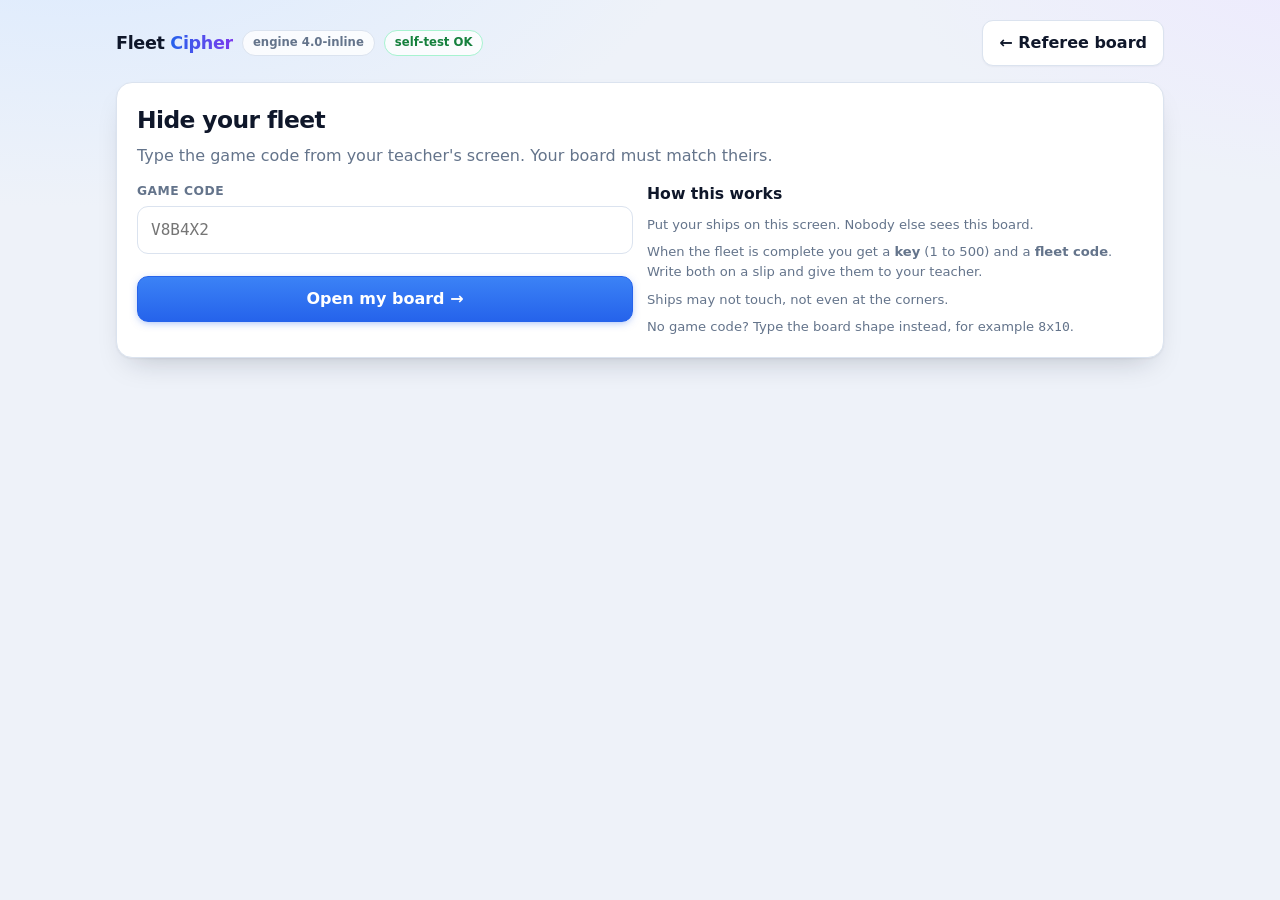
<file: vocab-battleship/cipher.html>
<!doctype html>
<html lang="en">
<head>
<meta charset="utf-8">
<meta name="viewport" content="width=device-width,initial-scale=1">
<title>Fleet Cipher — Vocab Battleships</title>
<style>
*,*::before,*::after{box-sizing:border-box}
:root{--ink:#0f172a;--muted:#64748b;--line:#dbe3ef;--accent:#2563eb;--hit:#dc2626;--ok:#15803d}
body{margin:0;color:var(--ink);line-height:1.5;font-family:ui-sans-serif,system-ui,-apple-system,"Segoe UI",Roboto,sans-serif;background:radial-gradient(1000px 480px at 6% -10%,#dbeafe 0%,transparent 62%),radial-gradient(800px 420px at 106% -6%,#ede9fe 0%,transparent 58%),#eef2f9;background-attachment:fixed;min-height:100vh}
.wrap{max-width:1080px;margin:0 auto;padding:20px 16px 64px}
header{display:flex;align-items:center;gap:9px;flex-wrap:wrap;margin-bottom:16px}
.brand{font-weight:800;font-size:1.1rem;letter-spacing:-.02em}
.brand span{background:linear-gradient(90deg,#2563eb,#7c3aed);-webkit-background-clip:text;background-clip:text;color:transparent}
.tag{font-size:.73rem;font-weight:600;color:var(--muted);border:1px solid var(--line);background:rgba(255,255,255,.8);padding:3px 10px;border-radius:999px}
.spacer{flex:1}
.panel{background:#fff;border:1px solid var(--line);border-radius:16px;box-shadow:0 1px 2px rgba(15,23,42,.05),0 14px 30px -14px rgba(15,23,42,.25);padding:20px}
.card{background:#fbfdff;border:1px solid var(--line);border-radius:13px;padding:15px}
h1{font-size:1.46rem;margin:0 0 6px;letter-spacing:-.025em}
h2{font-size:.98rem;margin:0 0 9px}
p{margin:0 0 8px}.lead{color:var(--muted);margin:0 0 14px}
label{display:block;font-size:.77rem;font-weight:700;color:var(--muted);margin-bottom:5px;text-transform:uppercase;letter-spacing:.04em}
input,button{font:inherit}
input[type=text],input[type=number]{width:100%;padding:11px 13px;border:1px solid var(--line);border-radius:11px;transition:border-color .15s,box-shadow .15s}
input:focus-visible,button:focus-visible{outline:none;border-color:var(--accent);box-shadow:0 0 0 3px rgba(37,99,235,.18)}
.btn{display:inline-flex;align-items:center;justify-content:center;gap:8px;padding:10px 16px;border-radius:11px;border:1px solid var(--line);background:#fff;font-weight:650;cursor:pointer;text-decoration:none;color:var(--ink);transition:transform .1s,background .15s,border-color .15s;box-shadow:0 1px 2px rgba(15,23,42,.04)}
.btn:hover{background:#f4f7fc;border-color:#c8d4e6}
.btn:active{transform:translateY(1px)}
.btn-primary{background:linear-gradient(180deg,#3b82f6,#2563eb);border-color:#2563eb;color:#fff;box-shadow:0 2px 8px -2px rgba(37,99,235,.5)}
.btn-primary:hover{background:linear-gradient(180deg,#2f74e8,#1d4ed8)}
.btn-danger{border-color:#fecaca;color:var(--hit)}
.btn-danger:hover{background:#fef2f2}
.row{display:flex;gap:9px;flex-wrap:wrap;align-items:center}
.grid2{display:grid;grid-template-columns:repeat(auto-fit,minmax(290px,1fr));gap:14px}
.muted{color:var(--muted)}.small{font-size:.82rem}
.mono{font-family:ui-monospace,SFMono-Regular,Menlo,monospace}
.err{color:var(--hit);font-size:.84rem;min-height:1.2em;margin:6px 0 0;font-weight:500}
.ok{color:var(--ok);font-size:.84rem;min-height:1.2em;margin:6px 0 0;font-weight:500}
.board-scroll{overflow-x:auto;padding:2px 2px 8px}
.board{display:grid;gap:4px;margin:0 auto}
.cell{aspect-ratio:1;width:100%;padding:0;min-width:0;border:1px solid #cfdcea;border-radius:8px;background:linear-gradient(180deg,#f6f9fd,#eaf1fa);cursor:pointer;transition:background .12s,border-color .12s,transform .1s}
.cell:hover{background:linear-gradient(180deg,#dbeafe,#c7ddfb);border-color:var(--accent);transform:scale(1.06);z-index:2}
.cell.ship{background:linear-gradient(180deg,#3b5ea8,#1e3a8a);border-color:#1e3a8a}
.cell.preview{background:linear-gradient(180deg,#fde68a,#fbbf24);border-color:#d97706;transform:scale(1.04);z-index:2}
.chip{font-size:.76rem;font-weight:650;padding:4px 10px;border-radius:999px;border:1px solid var(--line);background:#fff;color:var(--muted);display:inline-block}
.chip.done{background:#ecfdf5;border-color:#a7f3d0;color:var(--ok)}
.slip{border:2px dashed var(--ink);border-radius:15px;padding:18px;background:#fff;margin-top:14px}
.code{font-family:ui-monospace,SFMono-Regular,Menlo,monospace;font-size:1.16rem;font-weight:800;letter-spacing:.12em;word-break:break-all}
.keynum{font-family:ui-monospace,SFMono-Regular,Menlo,monospace;font-size:1.9rem;font-weight:800}
summary{cursor:pointer;font-weight:700;font-size:.95rem}
@media(max-width:640px){.wrap{padding:14px 12px 56px}.panel{padding:15px}h1{font-size:1.26rem}}
@media print{body{background:#fff}.noprint,header{display:none!important}.panel{border:0;box-shadow:none;padding:0}.slip{border-style:solid}}
</style>
</head>
<body>
<div class="wrap">

<header>
  <div class="brand">Fleet <span>Cipher</span></div>
  <span class="tag" id="verTag">engine …</span>
  <span class="tag" id="stChip">self-test …</span>
  <div class="spacer"></div>
  <a class="btn" href="index.html">← Referee board</a>
</header>

<div class="panel" id="bootErr" hidden style="border-color:#fecaca;background:#fef2f2;margin-bottom:16px">
  <h2 style="color:#b91c1c;margin-bottom:6px">This page is incomplete</h2>
  <p class="small" style="margin:0">The engine block is missing, which means the paste was cut short. Copy the whole file again.</p>
</div>

<section class="panel" id="step1">
  <h1>Hide your fleet</h1>
  <p class="lead">Type the game code from your teacher's screen. Your board must match theirs.</p>
  <div class="grid2">
    <div>
      <label for="gameIn">Game code</label>
      <input type="text" id="gameIn" class="mono" autocomplete="off" spellcheck="false" placeholder="V8B4X2">
      <p class="err" id="gameErr"></p>
      <button class="btn btn-primary" id="btnStart" type="button" style="width:100%">Open my board →</button>
    </div>
    <div>
      <h2>How this works</h2>
      <p class="small muted">Put your ships on this screen. Nobody else sees this board.</p>
      <p class="small muted">When the fleet is complete you get a <b>key</b> (1 to 500) and a <b>fleet code</b>. Write both on a slip and give them to your teacher.</p>
      <p class="small muted">Ships may not touch, not even at the corners.</p>
      <p class="small muted" style="margin:0">No game code? Type the board shape instead, for example <span class="mono">8x10</span>.</p>
    </div>
  </div>
</section>

<section id="placer" hidden>
  <div class="panel">
    <div class="row" style="justify-content:space-between;align-items:flex-start">
      <div>
        <h1 style="margin-bottom:2px">Place your ships</h1>
        <p class="lead" style="margin:0">Board <b id="boardLabel">—</b> · <span id="placerMsg" class="small muted">Tap a square.</span></p>
      </div>
      <div class="tag mono" id="gameLabel">—</div>
    </div>

    <div class="grid2" style="margin-top:16px;align-items:start">
      <div>
        <div class="board-scroll"><div class="board" id="cboard"></div></div>
        <div class="row" style="margin-top:12px">
          <button class="btn" id="btnRotate" type="button">🔄 Rotate ↔️ Horizontal</button>
          <button class="btn" id="btnUndo" type="button">↩️ Undo</button>
          <button class="btn" id="btnRandom" type="button">🎲 Random</button>
          <button class="btn btn-danger" id="btnClear" type="button">🗑️ Clear</button>
        </div>
        <div class="row" id="tray" style="margin-top:12px"></div>
      </div>

      <div>
        <div class="card">
          <h2>🔑 Your key</h2>
          <label for="keyIn">Number from 1 to 500</label>
          <div class="row">
            <input type="number" id="keyIn" min="1" max="500" inputmode="numeric" style="flex:1;min-width:120px">
            <button class="btn" id="btnNewKey" type="button">🎲 New</button>
          </div>
          <p class="err" id="keyErr"></p>
        </div>

        <div class="slip" id="slip" hidden>
          <div class="small muted">Give this slip to your teacher. Do not show the other player.</div>
          <div class="row" style="justify-content:space-between;align-items:flex-end;margin-top:10px">
            <div>
              <div class="small muted">key</div>
              <div class="keynum" id="slipKey">—</div>
            </div>
            <div style="text-align:right">
              <div class="small muted">game</div>
              <div class="mono" id="slipGame">—</div>
            </div>
          </div>
          <div class="small muted" style="margin-top:12px">fleet code</div>
          <div class="code" id="slipCode">—</div>
          <div class="row noprint" style="margin-top:14px">
            <button class="btn" id="btnCopyKey" type="button">📋 Copy key</button>
            <button class="btn" id="btnCopyCode" type="button">📋 Copy code</button>
            <button class="btn" id="btnPrint" type="button">🖨️ Print</button>
          </div>
        </div>
        <p class="small muted" id="slipHint" style="margin-top:12px">Place your whole fleet to get your code.</p>
      </div>
    </div>
  </div>

  <details class="panel" style="margin-top:16px">
    <summary>🔧 Teacher check and self-test</summary>
    <div class="grid2" style="margin-top:14px">
      <div>
        <label for="chkKey">Key</label>
        <input type="number" id="chkKey" min="1" max="500" inputmode="numeric">
        <label for="chkCode" style="margin-top:10px">Fleet code</label>
        <input type="text" id="chkCode" class="mono" autocomplete="off" spellcheck="false">
        <button class="btn" id="btnCheck" type="button" style="width:100%;margin-top:12px">Decode</button>
        <p class="err" id="chkErr"></p>
        <p class="ok" id="chkOk"></p>
        <button class="btn" id="btnSelfTest" type="button" style="width:100%;margin-top:8px">▶️ Run self-test again</button>
        <div id="stOut" class="small" style="margin-top:10px"></div>
      </div>
      <div class="board-scroll"><div class="board" id="chkBoard"></div></div>
    </div>
  </details>
</section>
</div>

<script>
/* ==== ENGINE START ==== */
(function (global) {
  "use strict";

  var ALPHA = "0123456789ABCDEFGHIJKLMNOPQRSTUVWXYZ";
  var BASE = 36n;
  var VERSION = "4.0-inline";
  var MIN_SHAPE = 6;
  var MAX_SHAPE = 15;
  var SHIP_NAMES = { 5: "Carrier", 4: "Battleship", 3: "Cruiser", 2: "Destroyer" };

  function isValidShape(rows, cols) {
    return typeof rows === "number" && typeof cols === "number" &&
      isFinite(rows) && isFinite(cols) &&
      Math.floor(rows) === rows && Math.floor(cols) === cols &&
      rows >= MIN_SHAPE && rows <= MAX_SHAPE &&
      cols >= MIN_SHAPE && cols <= MAX_SHAPE;
  }

  function shipsFor(rows, cols) {
    var area = rows * cols;
    if (area <= 40) return [3, 3, 2, 2];
    if (area <= 64) return [4, 3, 3, 2, 2];
    if (area <= 100) return [5, 4, 3, 3, 2];
    if (area <= 144) return [5, 4, 3, 3, 2, 2];
    return [5, 4, 3, 3, 2, 2, 2];
  }

  function cellCount(rows, cols) {
    var a = shipsFor(rows, cols), t = 0;
    for (var i = 0; i < a.length; i++) t += a[i];
    return t;
  }

  function desc(a, b) { return b - a; }

  function randomGameCode(rows, cols) {
    var tail = "";
    for (var i = 0; i < 3; i++) tail += ALPHA.charAt(Math.floor(Math.random() * 36));
    return "V" + ALPHA.charAt(rows) + ALPHA.charAt(cols) + tail;
  }

  function parseGameCode(raw) {
    var code = String(raw == null ? "" : raw).toUpperCase().replace(/[^0-9A-Z]/g, "");
    if (code.length < 3 || code.charAt(0) !== "V") {
      return { ok: false, error: "A game code starts with V, for example V8B4X2." };
    }
    var rows = ALPHA.indexOf(code.charAt(1));
    var cols = ALPHA.indexOf(code.charAt(2));
    if (!isValidShape(rows, cols)) {
      return { ok: false, error: "That code does not describe a board of 6 to 15 words each way." };
    }
    return { ok: true, rows: rows, cols: cols, code: code };
  }

  function toB36(v) {
    if (v === 0n) return "0";
    var s = "";
    while (v > 0n) { s = ALPHA.charAt(Number(v % BASE)) + s; v = v / BASE; }
    return s;
  }

  function fromB36(s) {
    var v = 0n;
    for (var i = 0; i < s.length; i++) {
      var d = ALPHA.indexOf(s.charAt(i));
      if (d < 0) throw new Error("The code contains an unknown character.");
      v = v * BASE + BigInt(d);
    }
    return v;
  }

  function checksum(body) {
    var a = 0, b = 0;
    for (var i = 0; i < body.length; i++) {
      var v = ALPHA.indexOf(body.charAt(i));
      a = (a + v) % 36;
      b = (b + v * (i + 1)) % 36;
    }
    return ALPHA.charAt(a) + ALPHA.charAt(b);
  }

  function mulberry32(seed) {
    var a = seed | 0;
    return function () {
      a = (a + 0x6d2b79f5) | 0;
      var t = Math.imul(a ^ (a >>> 15), 1 | a);
      t = (t + Math.imul(t ^ (t >>> 7), 61 | t)) ^ t;
      return ((t ^ (t >>> 14)) >>> 0) / 4294967296;
    };
  }

  function permFor(len, key) {
    var seed = (Math.trunc(key) * 7919 + 104729) % 2147483647;
    var rnd = mulberry32(seed);
    var p = [], i, k, t;
    for (i = 0; i < len; i++) p.push(i);
    for (i = len - 1; i > 0; i--) {
      k = Math.floor(rnd() * (i + 1));
      t = p[i]; p[i] = p[k]; p[k] = t;
    }
    return p;
  }

  function normalizeKey(raw) {
    var k = Math.trunc(Number(raw));
    if (!isFinite(k) || k < 1 || k > 500) throw new Error("The key must be a whole number from 1 to 500.");
    return k;
  }

  function group(s) { return s.replace(/(.{4})(?=.)/g, "$1-"); }
  function ungroup(s) { return String(s == null ? "" : s).toUpperCase().replace(/[^0-9A-Z]/g, ""); }

  function recordOf(ship) {
    var cells = ship.cells.slice().sort(function (a, b) { return a - b; });
    var anchor = cells[0];
    var horiz = cells.length > 1 && cells[1] === anchor + 1 ? 1 : 0;
    return { anchor: anchor, horiz: horiz, len: cells.length, cells: cells };
  }

  function nameShips(ships) {
    var totals = {}, seen = {};
    ships.forEach(function (s) { totals[s.len] = (totals[s.len] || 0) + 1; });
    ships.forEach(function (s) {
      seen[s.len] = (seen[s.len] || 0) + 1;
      s.name = SHIP_NAMES[s.len] || (s.len + "-deck ship");
      if (totals[s.len] > 1) s.name = s.name + " " + seen[s.len];
      if (typeof s.hits !== "number") s.hits = 0;
    });
    return ships;
  }

  function finishEncode(value, rows, cols, k) {
    var body = ALPHA.charAt(rows) + ALPHA.charAt(cols) + toB36(value);
    var raw = body + checksum(body);
    var shift = k % 36;
    var shifted = "", i;
    for (i = 0; i < raw.length; i++) shifted += ALPHA.charAt((ALPHA.indexOf(raw.charAt(i)) + shift) % 36);
    var perm = permFor(shifted.length, k);
    var out = "";
    for (i = 0; i < perm.length; i++) out += shifted.charAt(perm[i]);
    return { code: group(out), key: k, rows: rows, cols: cols };
  }

  function encodeShips(ships, rows, cols, key) {
    var k = normalizeKey(key);
    if (!isValidShape(rows, cols)) throw new Error("Board must be 6 to 15 words each way.");
    var lengths = shipsFor(rows, cols).slice().sort(desc);
    if (!ships || ships.length !== lengths.length) {
      throw new Error("This fleet has " + (ships ? ships.length : 0) + " ships, but a " + rows + " by " +
        cols + " board needs " + lengths.length + ".");
    }
    var list = ships.slice().sort(function (a, b) {
      var ra = recordOf(a), rb = recordOf(b);
      if (rb.len !== ra.len) return rb.len - ra.len;
      return ra.anchor - rb.anchor;
    });
    var value = 0n;
    for (var i = 0; i < list.length; i++) {
      var r = recordOf(list[i]);
      if (r.len !== lengths[i]) throw new Error("Those ships are not the right sizes for this board.");
      if (r.anchor >= rows * cols) throw new Error("A ship is off the board.");
      value = value * 512n + BigInt(r.anchor) * 2n + BigInt(r.horiz);
    }
    return finishEncode(value, rows, cols, k);
  }

  function runOf(start, step, len) {
    var out = [];
    for (var i = 0; i < len; i++) out.push(start + i * step);
    return out;
  }

  function shipsFromCells(cells, rows, cols) {
    if (!isValidShape(rows, cols)) throw new Error("Board must be 6 to 15 words each way.");
    var set = new Set(cells);
    if (set.size !== cells.length) throw new Error("Two squares in this fleet are the same square.");
    var total = rows * cols;
    var expected = cellCount(rows, cols);
    if (cells.length !== expected) {
      throw new Error("This fleet has " + cells.length + " squares, but a " + rows + " by " + cols +
        " board needs " + expected + ".");
    }
    var runs = [];
    cells.forEach(function (c) {
      var row = Math.floor(c / cols), col = c % cols, len, x;
      if (col === 0 || !set.has(c - 1)) {
        len = 0; x = c;
        while (x < total && Math.floor(x / cols) === row && set.has(x)) { len++; x++; }
        if (len > 1) runs.push(runOf(c, 1, len));
      }
      if (row === 0 || !set.has(c - cols)) {
        len = 0; x = c;
        while (x < total && set.has(x)) { len++; x += cols; }
        if (len > 1) runs.push(runOf(c, cols, len));
      }
    });
    var wanted = shipsFor(rows, cols).slice().sort(desc);
    if (runs.length !== wanted.length) {
      throw new Error("Those squares do not form " + wanted.length + " separate ships.");
    }
    runs.sort(function (a, b) {
      if (b.length !== a.length) return b.length - a.length;
      return a[0] - b[0];
    });
    for (var i = 0; i < wanted.length; i++) {
      if (runs[i].length !== wanted[i]) {
        throw new Error("Those squares do not match the ship sizes for this board: " + wanted.join(", ") + ".");
      }
    }
    return nameShips(runs.map(function (r) { return { len: r.length, cells: r.slice() }; }));
  }

  function encodeFleet(cells, rows, cols, key) {
    return encodeShips(shipsFromCells(cells, rows, cols), rows, cols, key);
  }

  function decodeFleet(rawCode, rawKey) {
    var k = normalizeKey(rawKey);
    var clean = ungroup(rawCode);
    if (clean.length < 6) throw new Error("That code is too short to be a fleet code.");
    if (clean.length > 44) throw new Error("That code is too long to be a fleet code.");

    var perm = permFor(clean.length, k);
    var digits = new Array(clean.length), i;
    for (i = 0; i < clean.length; i++) digits[perm[i]] = ALPHA.indexOf(clean.charAt(i));

    var shift = k % 36, raw = "";
    for (i = 0; i < digits.length; i++) raw += ALPHA.charAt((digits[i] - shift + 36) % 36);

    var body = raw.slice(0, -2), cs = raw.slice(-2);
    if (checksum(body) !== cs) {
      throw new Error("Wrong key, or a mistyped character. Check the key first, then every letter of the code.");
    }

    var rows = ALPHA.indexOf(body.charAt(0));
    var cols = ALPHA.indexOf(body.charAt(1));
    if (!isValidShape(rows, cols)) throw new Error("That code belongs to a different board size.");

    var value = fromB36(body.slice(2));
    var wanted = shipsFor(rows, cols).slice().sort(desc);
    var chunks = [], v = value;
    for (var c = 0; c < wanted.length; c++) { chunks.unshift(v % 512n); v = v / 512n; }
    if (v !== 0n) throw new Error("That code does not fit this board's fleet size.");

    var total = rows * cols;
    var owner = new Array(total);
    for (i = 0; i < total; i++) owner[i] = -1;

    var seen = {}, ships = [];
    for (var s = 0; s < wanted.length; s++) {
      var anchor = Number(chunks[s] >> 1n);
      var horiz = (chunks[s] & 1n) === 1n;
      var len = wanted[s];
      if (anchor >= total) throw new Error("A ship in that slip is off the board.");
      var row = Math.floor(anchor / cols), col = anchor % cols;
      if (horiz && col + len > cols) throw new Error("A ship in that slip runs off the edge.");
      if (!horiz && row + len > rows) throw new Error("A ship in that slip runs off the edge.");
      var sig = anchor + ":" + (horiz ? 1 : 0);
      if (seen[sig]) throw new Error("That slip lists one ship twice, so it came from an older buggy version. Make a fresh slip on the current page.");
      seen[sig] = true;
      var sc = [];
      for (var d = 0; d < len; d++) sc.push(horiz ? anchor + d : anchor + d * cols);
      for (var q = 0; q < sc.length; q++) {
        if (owner[sc[q]] !== -1) throw new Error("Two ships in that slip overlap. Make a fresh slip.");
      }
      for (q = 0; q < sc.length; q++) owner[sc[q]] = s;
      ships.push({ len: len, cells: sc });
    }

    nameShips(ships);
    var cells = [];
    for (i = 0; i < total; i++) if (owner[i] !== -1) cells.push(i);
    if (cells.length !== cellCount(rows, cols)) throw new Error("That slip is incomplete.");
    return { cells: cells, rows: rows, cols: cols, key: k, ships: ships };
  }

  function touches(idx, occ, rows, cols) {
    var r = Math.floor(idx / cols), c = idx % cols;
    for (var dr = -1; dr <= 1; dr++) {
      for (var dc = -1; dc <= 1; dc++) {
        var rr = r + dr, cc = c + dc;
        if (rr < 0 || cc < 0 || rr >= rows || cc >= cols) continue;
        if (occ.has(rr * cols + cc)) return true;
      }
    }
    return false;
  }

  function randomShips(rows, cols) {
    var lengths = shipsFor(rows, cols).slice().sort(desc);
    for (var attempt = 0; attempt < 500; attempt++) {
      var occ = new Set(), ships = [], ok = true, i;
      for (i = 0; i < lengths.length && ok; i++) {
        var len = lengths[i], placed = false;
        for (var t = 0; t < 700 && !placed; t++) {
          var horiz = Math.random() < 0.5;
          var r = Math.floor(Math.random() * rows), c = Math.floor(Math.random() * cols);
          if (horiz ? c + len > cols : r + len > rows) continue;
          var cand = [], d;
          for (d = 0; d < len; d++) cand.push(horiz ? r * cols + c + d : (r + d) * cols + c);
          var bad = false, q;
          for (q = 0; q < cand.length; q++) if (touches(cand[q], occ, rows, cols)) { bad = true; break; }
          if (bad) continue;
          for (q = 0; q < cand.length; q++) occ.add(cand[q]);
          ships.push({ len: len, cells: cand.slice() });
          placed = true;
        }
        if (!placed) ok = false;
      }
      if (ok) return ships;
    }
    throw new Error("Could not find room for a fleet. Clear the board and try again.");
  }

  function randomFleet(rows, cols) {
    var ships = randomShips(rows, cols), out = [];
    ships.forEach(function (s) { s.cells.forEach(function (c) { out.push(c); }); });
    return out.sort(function (a, b) { return a - b; });
  }

  function sameCells(a, b) {
    if (a.length !== b.length) return false;
    for (var i = 0; i < a.length; i++) if (a[i] !== b[i]) return false;
    return true;
  }

  function fixtureTest(rows, cols, fixture, label) {
    var bad = 0, tries = 0;
    var want = fixture.slice().sort(function (a, b) { return a - b; });
    for (var k = 1; k <= 500; k += 7) {
      tries++;
      try {
        var enc = encodeFleet(fixture, rows, cols, k);
        var dec = decodeFleet(enc.code, k);
        if (dec.rows !== rows || dec.cols !== cols || !sameCells(dec.cells, want)) bad++;
      } catch (e) { bad++; }
    }
    return { name: label, pass: bad === 0,
      detail: bad === 0 ? tries + " keys, fleet rebuilt exactly" : bad + " of " + tries + " failed" };
  }

  function selfTest() {
    var results = [];

    var trips = 50, bad = 0, firstBad = "";
    for (var i = 0; i < trips; i++) {
      var rows = MIN_SHAPE + Math.floor(Math.random() * (MAX_SHAPE - MIN_SHAPE + 1));
      var cols = MIN_SHAPE + Math.floor(Math.random() * (MAX_SHAPE - MIN_SHAPE + 1));
      var k = 1 + Math.floor(Math.random() * 500);
      try {
        var ships = randomShips(rows, cols);
        var want = [], w, wc;
        for (w = 0; w < ships.length; w++) {
          for (wc = 0; wc < ships[w].cells.length; wc++) want.push(ships[w].cells[wc]);
        }
        want.sort(function (a, b) { return a - b; });
        var enc = encodeShips(ships, rows, cols, k);
        var dec = decodeFleet(enc.code, k);
        if (dec.rows !== rows || dec.cols !== cols || !sameCells(dec.cells, want)) {
          bad++;
          if (!firstBad) firstBad = rows + "x" + cols + " key=" + k + " code=" + enc.code;
        }
      } catch (e) {
        bad++;
        if (!firstBad) firstBad = rows + "x" + cols + " key=" + k + " -> " + e.message;
      }
    }
    results.push({ name: "Round trip", pass: bad === 0,
      detail: bad === 0 ? trips + " random fleets decoded exactly" : bad + " failures, first: " + firstBad });

    results.push(fixtureTest(6, 6, [0, 1, 2, 4, 10, 12, 13, 16, 26, 27], "Mini board, equal-length ships"));
    results.push(fixtureTest(6, 8, [0, 1, 2, 3, 6, 7, 16, 17, 18, 29, 34, 35, 37, 45], "Rectangular board"));

    var throws = 0, tries = 120;
    for (var r = 0; r < tries; r++) {
      try {
        var rr = MIN_SHAPE + Math.floor(Math.random() * (MAX_SHAPE - MIN_SHAPE + 1));
        var cc = MIN_SHAPE + Math.floor(Math.random() * (MAX_SHAPE - MIN_SHAPE + 1));
        var e2 = encodeShips(randomShips(rr, cc), rr, cc, 1 + Math.floor(Math.random() * 500));
        if (!e2.code) throws++;
      } catch (e) { throws++; }
    }
    results.push({ name: "Random always yields a slip", pass: throws === 0,
      detail: throws === 0 ? tries + " of " + tries + " produced a code" : throws + " of " + tries + " failed" });

    var rejected = 0, wrongTries = 30;
    for (var j = 0; j < wrongTries; j++) {
      var n2 = MIN_SHAPE + Math.floor(Math.random() * 10);
      var m2 = MIN_SHAPE + Math.floor(Math.random() * 10);
      var k2 = 1 + Math.floor(Math.random() * 500);
      var k3 = k2 === 500 ? 1 : k2 + 1;
      try {
        var e3 = encodeShips(randomShips(n2, m2), n2, m2, k2);
        decodeFleet(e3.code, k3);
      } catch (e) { rejected++; }
    }
    results.push({ name: "Wrong key rejected", pass: rejected === wrongTries,
      detail: rejected + " of " + wrongTries + " rejected" });

    var caught = 0, typoTries = 30;
    for (var t2 = 0; t2 < typoTries; t2++) {
      var n4 = MIN_SHAPE + Math.floor(Math.random() * 10);
      var m4 = MIN_SHAPE + Math.floor(Math.random() * 10);
      var k4 = 1 + Math.floor(Math.random() * 500);
      try {
        var e4 = encodeShips(randomShips(n4, m4), n4, m4, k4);
        var chars = e4.code.split("");
        var at = Math.floor(Math.random() * chars.length);
        var cur = ALPHA.indexOf(chars[at]);
        chars[at] = ALPHA.charAt((cur + 1 + Math.floor(Math.random() * 34)) % 36);
        decodeFleet(chars.join(""), k4);
      } catch (e) { caught++; }
    }
    results.push({ name: "Typo caught", pass: caught === typoTries,
      detail: caught + " of " + typoTries + " refused" });

    return { pass: results.every(function (x) { return x.pass; }), version: VERSION, results: results };
  }

  global.VBCipher = {
    version: VERSION,
    ALPHA: ALPHA,
    MIN_SHAPE: MIN_SHAPE,
    MAX_SHAPE: MAX_SHAPE,
    shipsFor: shipsFor,
    cellCount: cellCount,
    isValidShape: isValidShape,
    randomGameCode: randomGameCode,
    parseGameCode: parseGameCode,
    encodeShips: encodeShips,
    encodeFleet: encodeFleet,
    shipsFromCells: shipsFromCells,
    decodeFleet: decodeFleet,
    randomShips: randomShips,
    randomFleet: randomFleet,
    selfTest: selfTest,
    group: group,
    ungroup: ungroup
  };
})(typeof window !== "undefined" ? window : globalThis);
/* ==== ENGINE END ==== */
</script>

<script>
(function () {
  "use strict";

  var VB = window.VBCipher;
  if (!VB) { document.getElementById("bootErr").hidden = false; return; }

  var NAMES = { 5: "Carrier", 4: "Battleship", 3: "Cruiser", 2: "Destroyer" };
  var rows = 0, cols = 0;
  var horiz = true;
  var ships = [];
  var keyVal = 1 + Math.floor(Math.random() * 500);
  var gameLabel = "";

  function el(id) { return document.getElementById(id); }
  function esc(s) {
    return String(s).replace(/[&<>"']/g, function (m) {
      return { "&": "&amp;", "<": "&lt;", ">": "&gt;", '"': "&quot;", "'": "&#39;" }[m];
    });
  }

  el("verTag").textContent = "engine " + VB.version;

  function remaining() {
    var rem = VB.shipsFor(rows, cols).slice().sort(function (a, b) { return b - a; });
    for (var i = 0; i < ships.length; i++) {
      var at = rem.indexOf(ships[i].len);
      if (at >= 0) rem.splice(at, 1);
    }
    return rem;
  }

  function occupied() {
    var set = new Set();
    for (var i = 0; i < ships.length; i++) {
      for (var j = 0; j < ships[i].cells.length; j++) set.add(ships[i].cells[j]);
    }
    return set;
  }

  function near(idx, occ) {
    var r = Math.floor(idx / cols), c = idx % cols;
    for (var dr = -1; dr <= 1; dr++) {
      for (var dc = -1; dc <= 1; dc++) {
        var rr = r + dr, cc = c + dc;
        if (rr < 0 || cc < 0 || rr >= rows || cc >= cols) continue;
        if (occ.has(rr * cols + cc)) return true;
      }
    }
    return false;
  }

  function candidate(idx, len, isHoriz) {
    var r = Math.floor(idx / cols), c = idx % cols;
    if (isHoriz ? c + len > cols : r + len > rows) return null;
    var out = [], i;
    for (i = 0; i < len; i++) out.push(isHoriz ? r * cols + c + i : (r + i) * cols + c);
    var occ = occupied();
    for (i = 0; i < out.length; i++) if (near(out[i], occ)) return null;
    return out;
  }

  function renderBoard() {
    var b = el("cboard");
    b.style.gridTemplateColumns = "repeat(" + cols + ", minmax(0,1fr))";
    b.style.width = "min(100%, " + Math.max(300, cols * 42) + "px)";
    var occ = occupied(), html = "", i;
    for (i = 0; i < rows * cols; i++) {
      html += '<button type="button" class="cell' + (occ.has(i) ? " ship" : "") +
        '" data-cell="' + i + '" aria-label="row ' + (Math.floor(i / cols) + 1) +
        " column " + ((i % cols) + 1) + '"></button>';
    }
    b.innerHTML = html;
  }

  function renderTray() {
    var all = VB.shipsFor(rows, cols).slice().sort(function (a, b) { return b - a; });
    var counts = {}, seen = {}, html = "", i, k;
    for (i = 0; i < ships.length; i++) counts[ships[i].len] = (counts[ships[i].len] || 0) + 1;
    for (k = 0; k < all.length; k++) {
      var len = all[k];
      seen[len] = (seen[len] || 0) + 1;
      var done = seen[len] <= (counts[len] || 0);
      var label = NAMES[len] || (len + "-deck");
      var same = 0;
      for (i = 0; i < all.length; i++) if (all[i] === len) same++;
      if (same > 1) label = label + " " + seen[len];
      html += '<span class="chip' + (done ? " done" : "") + '">' + esc(label) + " · " + len + "</span>";
    }
    el("tray").innerHTML = html;

    var left = remaining();
    el("placerMsg").textContent = left.length
      ? "Next: " + (NAMES[left[0]] || left[0] + "-deck") + " (" + left[0] + " squares), " + (horiz ? "horizontal" : "vertical") + "."
      : "Fleet complete. Your slip is ready.";
  }

  function slip() {
    var hint = el("slipHint");
    if (!rows || ships.length !== VB.shipsFor(rows, cols).length) {
      el("slip").hidden = true;
      hint.hidden = false;
      hint.textContent = "Place your whole fleet to get your code.";
      return;
    }
    try {
      var out = VB.encodeShips(ships, rows, cols, keyVal);
      el("slip").hidden = false;
      hint.hidden = true;
      el("slipKey").textContent = out.key;
      el("slipGame").textContent = gameLabel || "—";
      el("slipCode").textContent = out.code;
    } catch (e) {
      el("slip").hidden = true;
      hint.hidden = false;
      hint.textContent = e.message;
    }
  }

  function refresh() { renderBoard(); renderTray(); slip(); }

  function place(idx) {
    if (!rows) return;
    var rem = remaining();
    if (!rem.length) return;
    var cand = candidate(idx, rem[0], horiz);
    if (!cand) {
      el("placerMsg").textContent = "No room: that ship would leave the board or touch another ship. Rotate it or pick another square.";
      return;
    }
    ships.push({ len: rem[0], cells: cand });
    refresh();
  }

  function copyText(text, btn) {
    var label = btn.textContent;
    function done() { btn.textContent = "✅ copied"; setTimeout(function () { btn.textContent = label; }, 1200); }
    if (navigator.clipboard && navigator.clipboard.writeText) {
      navigator.clipboard.writeText(text).then(done, done);
      return;
    }
    var ta = document.createElement("textarea");
    ta.value = text;
    document.body.appendChild(ta);
    ta.select();
    try { document.execCommand("copy"); } catch (e) { /* ignore */ }
    document.body.removeChild(ta);
    done();
  }

  function runTest() {
    var out = el("stOut"), chip = el("stChip");
    try {
      var r = VB.selfTest(), html = "";
      r.results.forEach(function (t) {
        html += '<div style="padding:5px 0;border-bottom:1px solid #eef2f7">' +
          '<b style="color:' + (t.pass ? "#15803d" : "#dc2626") + '">' + (t.pass ? "PASS" : "FAIL") + "</b> " +
          esc(t.name) + ' <span class="muted">' + esc(t.detail) + "</span></div>";
      });
      html += '<p class="small" style="margin:8px 0 0"><b>' + (r.pass ? "All checks passed." : "Something is wrong.") +
        "</b> engine " + esc(r.version) + "</p>";
      out.innerHTML = html;
      chip.textContent = r.pass ? "self-test OK" : "self-test FAIL";
      chip.style.color = r.pass ? "#15803d" : "#dc2626";
      chip.style.borderColor = r.pass ? "#a7f3d0" : "#fecaca";
    } catch (e) {
      out.innerHTML = '<p class="err">Self-test crashed: ' + esc(e.message) + "</p>";
      chip.textContent = "self-test crashed";
    }
  }

  function openBoard(r, c, label) {
    rows = r; cols = c;
    ships = [];
    horiz = true;
    el("btnRotate").textContent = "🔄 Rotate ↔️ Horizontal";
    el("step1").hidden = true;
    el("placer").hidden = false;
    el("boardLabel").textContent = rows + " × " + cols;
    el("gameLabel").textContent = label || "no code";
    el("keyIn").value = keyVal;
    refresh();
  }

  el("btnStart").addEventListener("click", function () {
    var raw = el("gameIn").value.trim();
    var err = el("gameErr");
    err.textContent = "";

    var parsed = VB.parseGameCode(raw);
    if (parsed.ok) {
      gameLabel = parsed.code;
      openBoard(parsed.rows, parsed.cols, parsed.code);
      return;
    }

    var m = raw.match(/^(\d{1,2})\s*[x×,\s]\s*(\d{1,2})$/i);
    if (m) {
      var r = Number(m[1]), c = Number(m[2]);
      if (VB.isValidShape(r, c)) { gameLabel = ""; openBoard(r, c, ""); return; }
    }
    if (/^\d{1,2}$/.test(raw) && VB.isValidShape(Number(raw), Number(raw))) {
      gameLabel = "";
      openBoard(Number(raw), Number(raw), "");
      return;
    }

    err.textContent = raw
      ? parsed.error
      : "Enter the game code, or type a board shape such as 8x10.";
  });

  el("gameIn").addEventListener("keydown", function (e) { if (e.key === "Enter") el("btnStart").click(); });

  el("cboard").addEventListener("click", function (e) {
    var node = e.target.closest("[data-cell]");
    if (node) place(Number(node.dataset.cell));
  });

  el("cboard").addEventListener("mouseover", function (e) {
    var node = e.target.closest("[data-cell]");
    if (!node) return;
    var old = el("cboard").querySelectorAll(".cell.preview"), i;
    for (i = 0; i < old.length; i++) old[i].classList.remove("preview");
    var rem = remaining();
    if (!rem.length) return;
    var cand = candidate(Number(node.dataset.cell), rem[0], horiz);
    if (!cand) return;
    for (i = 0; i < cand.length; i++) {
      var q = el("cboard").querySelector('[data-cell="' + cand[i] + '"]');
      if (q) q.classList.add("preview");
    }
  });

  el("cboard").addEventListener("mouseleave", function () {
    var old = el("cboard").querySelectorAll(".cell.preview"), i;
    for (i = 0; i < old.length; i++) old[i].classList.remove("preview");
  });

  el("btnRotate").addEventListener("click", function () {
    horiz = !horiz;
    this.textContent = horiz ? "🔄 Rotate ↔️ Horizontal" : "🔄 Rotate ↕️ Vertical";
    renderTray();
  });

  el("btnUndo").addEventListener("click", function () { ships.pop(); refresh(); });

  el("btnRandom").addEventListener("click", function () {
    if (!rows) return;
    try {
      ships = VB.randomShips(rows, cols);
      refresh();
    } catch (e) {
      el("placerMsg").textContent = e.message;
    }
  });

  el("btnClear").addEventListener("click", function () { ships = []; refresh(); });

  el("keyIn").addEventListener("input", function () {
    var v = Math.trunc(Number(this.value));
    var err = el("keyErr");
    if (isFinite(v) && v >= 1 && v <= 500) { keyVal = v; err.textContent = ""; slip(); }
    else err.textContent = "Enter a whole number from 1 to 500.";
  });

  el("btnNewKey").addEventListener("click", function () {
    keyVal = 1 + Math.floor(Math.random() * 500);
    el("keyIn").value = keyVal;
    el("keyErr").textContent = "";
    slip();
  });

  el("btnCopyKey").addEventListener("click", function () { copyText(String(el("slipKey").textContent), this); });
  el("btnCopyCode").addEventListener("click", function () { copyText(String(el("slipCode").textContent), this); });
  el("btnPrint").addEventListener("click", function () { window.print(); });
  el("btnSelfTest").addEventListener("click", runTest);

  el("btnCheck").addEventListener("click", function () {
    var err = el("chkErr"), ok = el("chkOk");
    err.textContent = "";
    ok.textContent = "";
    el("chkBoard").innerHTML = "";
    try {
      var dec = VB.decodeFleet(el("chkCode").value, el("chkKey").value);
      ok.textContent = "Valid: " + dec.ships.length + " ships, " + dec.cells.length +
        " squares, board " + dec.rows + " × " + dec.cols + ".";
      var b = el("chkBoard");
      b.style.gridTemplateColumns = "repeat(" + dec.cols + ", minmax(0,1fr))";
      b.style.width = "min(100%, " + Math.max(280, dec.cols * 30) + "px)";
      var on = {}, html = "", i;
      for (i = 0; i < dec.cells.length; i++) on[dec.cells[i]] = true;
      for (i = 0; i < dec.rows * dec.cols; i++) html += '<div class="cell' + (on[i] ? " ship" : "") + '"></div>';
      b.innerHTML = html;
    } catch (e) {
      err.textContent = e.message;
    }
  });

  runTest();
})();
</script>
</body>
</html>
</file>
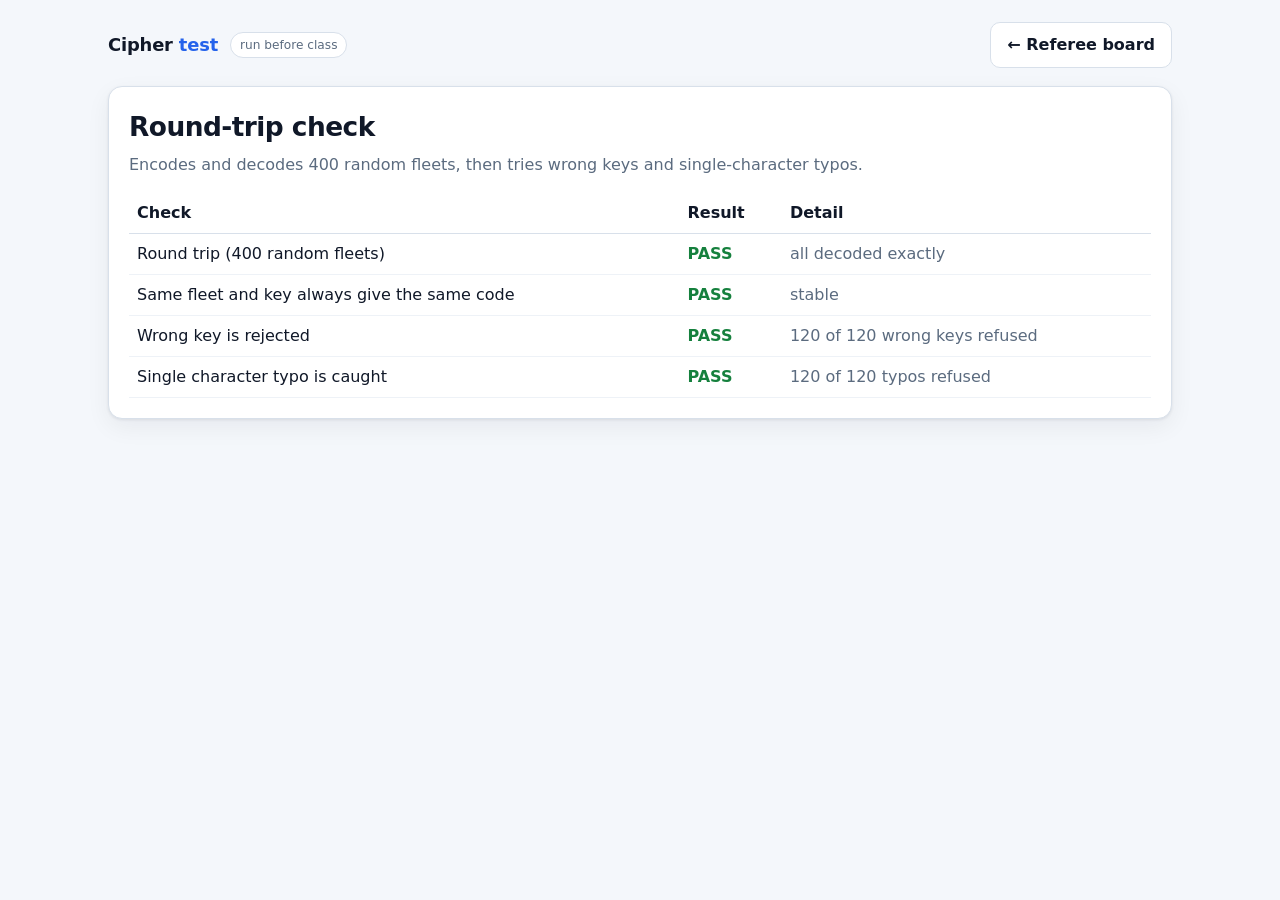
<file: vocab-battleship/test.html>
<!doctype html>
<html lang="en">
<head>
<meta charset="utf-8">
<meta name="viewport" content="width=device-width, initial-scale=1">
<title>Cipher round-trip test</title>
<link rel="stylesheet" href="shared/style.css">
</head>
<body>
<div class="wrap">
  <header class="top">
    <div class="brand">Cipher <span>test</span></div>
    <span class="tag">run before class</span>
    <div class="spacer"></div>
    <a class="btn" href="./">← Referee board</a>
  </header>
  <section class="panel">
    <h1>Round-trip check</h1>
    <p class="lead">Encodes and decodes 400 random fleets, then tries wrong keys and single-character typos.</p>
    <div id="out"></div>
  </section>
</div>
<script src="shared/cipher.js"></script>
<script>
(function () {
  "use strict";
  var C = window.VBCipher;
  var out = document.getElementById("out");
  var rows = [];

  function line(name, pass, detail) {
    rows.push({ name: name, pass: pass, detail: detail });
  }

  function sameCells(a, b) {
    if (a.length !== b.length) return false;
    for (var i = 0; i < a.length; i++) if (a[i] !== b[i]) return false;
    return true;
  }

  /* 1. round trip */
  var trips = 400, bad = 0, firstBad = "";
  for (var i = 0; i < trips; i++) {
    var n = 8 + Math.floor(Math.random() * 8);
    var keys = 1 + Math.floor(Math.random() * 500);
    try {
      var cells = C.randomFleet(n);
      var enc = C.encodeFleet(cells, n, keys);
      var dec = C.decodeFleet(enc.code, keys);
      if (dec.n !== n || !sameCells(dec.cells, cells.slice().sort(function (x, y) { return x - y; }))) {
        bad++;
        if (!firstBad) firstBad = "n=" + n + " key=" + keys + " code=" + enc.code;
      }
    } catch (e) {
      bad++;
      if (!firstBad) firstBad = "n=" + n + " key=" + keys + " threw " + e.message;
    }
  }
  line("Round trip (" + trips + " random fleets)", bad === 0, bad ? bad + " failures. " + firstBad : "all decoded exactly");

  /* 2. determinism */
  var det = true;
  try {
    var fc = C.randomFleet(10);
    var a1 = C.encodeFleet(fc, 10, 77).code;
    var a2 = C.encodeFleet(fc, 10, 77).code;
    det = a1 === a2;
  } catch (e) { det = false; }
  line("Same fleet and key always give the same code", det, det ? "stable" : "unstable");

  /* 3. wrong key is rejected */
  var rejected = 0, tries = 120;
  for (var j = 0; j < tries; j++) {
    var n3 = 8 + Math.floor(Math.random() * 8);
    var k3 = 1 + Math.floor(Math.random() * 500);
    var k4 = 1 + Math.floor(Math.random() * 500);
    if (k4 === k3) k4 = k3 === 500 ? 1 : k3 + 1;
    var enc3 = C.encodeFleet(C.randomFleet(n3), n3, k3);
    try { C.decodeFleet(enc3.code, k4); } catch (e) { rejected++; }
  }
  line("Wrong key is rejected", rejected === tries,
    rejected + " of " + tries + " wrong keys refused");

  /* 4. single character typo */
  var caught = 0, total = 120;
  for (var t = 0; t < total; t++) {
    var n5 = 8 + Math.floor(Math.random() * 8);
    var k5 = 1 + Math.floor(Math.random() * 500);
    var enc5 = C.encodeFleet(C.randomFleet(n5), n5, k5);
    var ch = enc5.code.split("");
    var pos = Math.floor(Math.random() * ch.length);
    var old = ch[pos];
    var alpha = C.ALPHA;
    ch[pos] = alpha[(alpha.indexOf(old) + 1 + Math.floor(Math.random() * 34)) % 36];
    var broken = ch.join("");
    try { C.decodeFleet(broken, k5); } catch (e) { caught++; }
  }
  line("Single character typo is caught", caught === total, caught + " of " + total + " typos refused");

  var html = '<table style="width:100%;border-collapse:collapse">' +
    "<tr><th style=\"text-align:left;padding:8px;border-bottom:1px solid #d8e0ea\">Check</th>" +
    "<th style=\"text-align:left;padding:8px;border-bottom:1px solid #d8e0ea\">Result</th>" +
    "<th style=\"text-align:left;padding:8px;border-bottom:1px solid #d8e0ea\">Detail</th></tr>";
  rows.forEach(function (r) {
    html += "<tr>" +
      '<td style="padding:8px;border-bottom:1px solid #eef2f7">' + r.name + "</td>" +
      '<td style="padding:8px;border-bottom:1px solid #eef2f7;font-weight:700;color:' +
      (r.pass ? "#15803d" : "#dc2626") + '">' + (r.pass ? "PASS" : "FAIL") + "</td>" +
      '<td style="padding:8px;border-bottom:1px solid #eef2f7;color:#5b6b7f">' + r.detail + "</td>" +
      "</tr>";
  });
  html += "</table>";
  out.innerHTML = html;
})();
</script>
</body>
</html>
</file>
<file: scoring-princess-tower/style.css>
/* ============================================================
   Princess Tower — style.css
   Vanilla CSS, no frameworks. Mobile-first adjustments at the end.
   ============================================================ */

:root {
  --font-display: "Palatino Linotype", "Book Antiqua", Palatino, Georgia, serif;
  --font-body: "Trebuchet MS", "Segoe UI", system-ui, -apple-system, sans-serif;

  --night-0: #0d071c;
  --night-1: #160e2e;
  --night-2: #211341;
  --night-3: #33205f;

  --panel: rgba(31, 20, 60, 0.84);
  --panel-soft: rgba(48, 31, 88, 0.55);
  --cream: #fff8e8;
  --cream-dim: rgba(255, 248, 232, 0.68);
  --cream-faint: rgba(255, 248, 232, 0.42);

  --gold: #f6c453;
  --gold-deep: #d99b2b;
  --gold-soft: rgba(246, 196, 83, 0.22);
  --rose: #ff9ebd;
  --blue: #8eb9ff;
  --success: #7ee08a;
  --danger: #ff7789;

  --border: rgba(246, 196, 83, 0.26);
  --border-soft: rgba(255, 255, 255, 0.1);

  --radius-lg: 26px;
  --radius: 18px;
  --radius-sm: 12px;

  --shadow-lg: 0 30px 80px rgba(0, 0, 0, 0.5);
  --shadow-card: 0 20px 44px rgba(0, 0, 0, 0.46);
}

*,
*::before,
*::after {
  box-sizing: border-box;
}

html {
  min-height: 100%;
  -webkit-text-size-adjust: 100%;
}

body {
  margin: 0;
  min-height: 100%;
  font-family: var(--font-body);
  color: var(--cream);
  background:
    radial-gradient(ellipse at 18% -5%, rgba(126, 74, 192, 0.45), transparent 55%),
    radial-gradient(ellipse at 88% 8%, rgba(80, 46, 140, 0.48), transparent 48%),
    linear-gradient(180deg, #100a24 0%, #1a1038 42%, #2a174c 100%);
  background-attachment: fixed;
  overflow-x: hidden;
}

body::before {
  content: "";
  position: fixed;
  inset: 0;
  z-index: 0;
  pointer-events: none;
  background-image:
    radial-gradient(1.6px 1.6px at 8% 18%, rgba(255, 255, 255, 0.65), transparent 70%),
    radial-gradient(1.2px 1.2px at 22% 48%, rgba(255, 255, 255, 0.42), transparent 70%),
    radial-gradient(2px 2px at 34% 12%, rgba(255, 236, 180, 0.55), transparent 70%),
    radial-gradient(1.3px 1.3px at 52% 38%, rgba(255, 255, 255, 0.5), transparent 70%),
    radial-gradient(1.8px 1.8px at 68% 16%, rgba(255, 255, 255, 0.55), transparent 70%),
    radial-gradient(1.2px 1.2px at 82% 44%, rgba(255, 236, 180, 0.5), transparent 70%),
    radial-gradient(1.5px 1.5px at 94% 22%, rgba(255, 255, 255, 0.6), transparent 70%),
    radial-gradient(1.1px 1.1px at 44% 76%, rgba(255, 255, 255, 0.34), transparent 70%),
    radial-gradient(1.4px 1.4px at 76% 82%, rgba(255, 255, 255, 0.38), transparent 70%);
  opacity: 0.8;
}

[hidden] {
  display: none !important;
}

.svg-sprite {
  position: absolute;
  width: 0;
  height: 0;
  overflow: hidden;
}

.app {
  position: relative;
  z-index: 1;
}

h1,
h2,
h3,
p {
  margin-top: 0;
}

button,
input {
  font: inherit;
}

button {
  -webkit-tap-highlight-color: transparent;
}

:focus-visible {
  outline: 2px solid var(--gold);
  outline-offset: 3px;
}

/* ============================================================
   Shared elements
   ============================================================ */

.screen {
  position: relative;
  z-index: 1;
  display: none;
  flex-direction: column;
  width: 100%;
  min-height: 100vh;
  min-height: 100dvh;
}

.screen.is-active {
  display: flex;
  animation: screenIn 0.4s ease both;
}

.eyebrow {
  margin: 0 0 8px;
  font-size: 0.7rem;
  font-weight: 700;
  letter-spacing: 0.24em;
  text-transform: uppercase;
  color: var(--gold);
}

.btn {
  display: inline-flex;
  align-items: center;
  justify-content: center;
  gap: 0.55em;
  padding: 0.82em 1.45em;
  border: 1px solid rgba(255, 255, 255, 0.14);
  border-radius: 999px;
  background: rgba(255, 255, 255, 0.07);
  color: var(--cream);
  font-family: var(--font-body);
  font-size: 0.98rem;
  font-weight: 700;
  letter-spacing: 0.02em;
  line-height: 1.2;
  text-align: center;
  cursor: pointer;
  box-shadow: inset 0 1px 0 rgba(255, 255, 255, 0.08);
  transition: transform 0.16s ease, background 0.2s ease, border-color 0.2s ease,
    box-shadow 0.2s ease, opacity 0.2s ease;
}

.btn:hover:not(:disabled) {
  transform: translateY(-2px);
  background: rgba(255, 255, 255, 0.12);
  border-color: rgba(255, 255, 255, 0.24);
}

.btn:active:not(:disabled) {
  transform: translateY(0) scale(0.98);
}

.btn:disabled {
  opacity: 0.4;
  cursor: not-allowed;
}

.btn-primary {
  border-color: rgba(255, 232, 170, 0.75);
  background: linear-gradient(180deg, #ffe39a 0%, var(--gold) 42%, #dfa22f 100%);
  color: #2b1a09;
  box-shadow: 0 10px 26px rgba(217, 155, 43, 0.35),
    inset 0 1px 0 rgba(255, 255, 255, 0.7);
}

.btn-primary:hover:not(:disabled) {
  background: linear-gradient(180deg, #fff0bd 0%, #ffd16b 42%, #e7ad3a 100%);
  border-color: #ffe8ae;
  box-shadow: 0 14px 34px rgba(217, 155, 43, 0.48),
    inset 0 1px 0 rgba(255, 255, 255, 0.8);
}

.btn-ghost {
  background: transparent;
  border-color: rgba(255, 255, 255, 0.12);
  color: var(--cream-dim);
}

.btn-ghost:hover:not(:disabled) {
  color: var(--cream);
  background: rgba(255, 255, 255, 0.06);
}

.btn-lg {
  padding: 1em 1.8em;
  font-size: 1.08rem;
}

.icon-btn {
  display: inline-flex;
  align-items: center;
  justify-content: center;
  width: 44px;
  height: 44px;
  padding: 0;
  border: 1px solid var(--border-soft);
  border-radius: 50%;
  background: rgba(255, 255, 255, 0.06);
  color: var(--cream);
  font-size: 1.05rem;
  cursor: pointer;
  transition: transform 0.16s ease, background 0.2s ease, border-color 0.2s ease;
}

.icon-btn:hover {
  transform: translateY(-1px);
  background: rgba(255, 255, 255, 0.12);
  border-color: var(--border);
}

.panel {
  position: relative;
  padding: clamp(20px, 2.6vw, 30px);
  border: 1px solid var(--border);
  border-radius: var(--radius-lg);
  background:
    linear-gradient(155deg, rgba(59, 38, 105, 0.7), rgba(22, 13, 44, 0.92));
  box-shadow: var(--shadow-lg), inset 0 1px 0 rgba(255, 255, 255, 0.08);
  backdrop-filter: blur(18px);
  -webkit-backdrop-filter: blur(18px);
}

.asset-img.is-missing {
  display: none !important;
}

.princess-fallback {
  position: absolute;
  inset: 0;
  z-index: 1;
  width: 100%;
  height: 100%;
  padding: 8%;
  pointer-events: none;
}

/* Hide the SVG placeholder as soon as the real princess PNG is present. */
.asset-img:not(.is-missing) + .princess-fallback {
  display: none;
}

.sound-icon {
  display: block;
  width: 20px;
  height: 20px;
  fill: currentColor;
}

/* ============================================================
   Menu
   ============================================================ */

.menu-screen {
  align-items: center;
  justify-content: center;
  padding: clamp(24px, 4vw, 56px);
  overflow-x: hidden;
  overflow-y: auto;
}

.stars {
  position: absolute;
  inset: 0;
  z-index: 0;
  pointer-events: none;
  background-image:
    radial-gradient(circle at 12% 26%, rgba(246, 196, 83, 0.18), transparent 12%),
    radial-gradient(circle at 88% 62%, rgba(142, 185, 255, 0.12), transparent 14%),
    radial-gradient(circle at 62% 8%, rgba(255, 255, 255, 0.08), transparent 9%);
  animation: starDrift 14s ease-in-out infinite alternate;
}

.menu-castle {
  position: absolute;
  bottom: 0;
  left: 50%;
  z-index: 0;
  width: max(100%, 1100px);
  height: min(50vh, 430px);
  transform: translateX(-50%);
  pointer-events: none;
}

.menu-content {
  position: relative;
  z-index: 2;
  width: 100%;
  max-width: 1080px;
  margin: 0 auto;
}

.hero {
  text-align: center;
  margin-bottom: clamp(24px, 4vh, 44px);
}

.hero-crown {
  display: grid;
  place-items: center;
  width: 64px;
  height: 64px;
  margin: 0 auto 10px;
  color: var(--gold);
  filter: drop-shadow(0 8px 18px rgba(246, 196, 83, 0.35));
  animation: heroFloat 5s ease-in-out infinite;
}

.hero-crown svg {
  width: 46px;
  height: 46px;
  fill: currentColor;
}

.hero h1 {
  margin: 0.1em 0 0.22em;
  font-family: var(--font-display);
  font-size: clamp(3rem, 8.4vw, 5.9rem);
  font-weight: 700;
  line-height: 0.92;
  letter-spacing: -0.02em;
  color: var(--cream);
  filter: drop-shadow(0 12px 30px rgba(0, 0, 0, 0.45));
}

.hero h1 span {
  background: linear-gradient(180deg, #fff2c4 0%, var(--gold) 48%, #c98d1e 100%);
  -webkit-background-clip: text;
  background-clip: text;
  color: transparent;
}

.tagline {
  max-width: 640px;
  margin: 0 auto;
  color: var(--cream-dim);
  font-size: clamp(0.98rem, 1.45vw, 1.1rem);
  line-height: 1.6;
  text-wrap: balance;
}

.menu-panels {
  display: grid;
  grid-template-columns: 1.12fr 0.88fr;
  gap: clamp(16px, 2.4vw, 24px);
  align-items: stretch;
}

.leaderboard-panel {
  display: flex;
  flex-direction: column;
}

.panel-head {
  display: flex;
  align-items: center;
  justify-content: space-between;
  gap: 12px;
}

.panel-head h2 {
  margin: 0;
  font-family: var(--font-display);
  font-size: clamp(1.25rem, 2vw, 1.5rem);
  font-weight: 700;
}

.panel-badge {
  padding: 4px 10px;
  border: 1px solid var(--border);
  border-radius: 999px;
  background: var(--gold-soft);
  color: var(--gold);
  font-size: 0.62rem;
  font-weight: 700;
  letter-spacing: 0.16em;
  text-transform: uppercase;
}

.leaderboard {
  display: flex;
  flex-direction: column;
  gap: 7px;
  margin: 18px 0 0;
  padding: 0;
  list-style: none;
}

.lb-row {
  display: grid;
  grid-template-columns: 34px minmax(0, 1fr) auto;
  align-items: center;
  gap: 10px;
  padding: 9px 12px;
  border: 1px solid transparent;
  border-radius: 13px;
  background: rgba(255, 255, 255, 0.045);
  transition: background 0.2s ease, border-color 0.2s ease;
}

.lb-row:first-child {
  border-color: rgba(246, 196, 83, 0.28);
  background: linear-gradient(90deg, rgba(246, 196, 83, 0.15), rgba(246, 196, 83, 0.03));
}

.lb-rank {
  color: var(--gold);
  font-size: 0.86rem;
  font-weight: 800;
  text-align: center;
}

.lb-row:first-child .lb-rank {
  font-size: 1rem;
  text-shadow: 0 0 12px rgba(246, 196, 83, 0.55);
}

.lb-name {
  overflow: hidden;
  color: var(--cream);
  font-weight: 600;
  text-overflow: ellipsis;
  white-space: nowrap;
}

.lb-score {
  color: var(--gold);
  font-size: 0.86rem;
  font-weight: 800;
  white-space: nowrap;
}

.lb-score .unit {
  margin-left: 2px;
  color: var(--cream-faint);
  font-size: 0.68rem;
  font-weight: 600;
}

.empty-lb {
  margin: 22px 0 0;
  color: var(--cream-faint);
  font-size: 0.9rem;
  font-style: italic;
  line-height: 1.55;
}

.menu-actions {
  display: flex;
  flex-direction: column;
  align-items: stretch;
  gap: 10px;
}

.menu-actions .btn {
  width: 100%;
}

.menu-princess {
  position: relative;
  width: 122px;
  height: 136px;
  margin: 0 auto 6px;
  border: 3px solid var(--gold);
  border-radius: 6px;
  background: linear-gradient(160deg, #3b2669, #160e2e);
  box-shadow: 0 0 0 3px #0b0718, 6px 6px 0 rgba(0, 0, 0, 0.5);
  overflow: hidden;
}

.menu-princess img {
  position: relative;
  z-index: 2;
  width: 100%;
  height: 100%;
  padding: 3px;
  border-radius: 3px;
  object-fit: contain;
  image-rendering: pixelated;
}

.menu-princess .princess-fallback {
  padding: 9%;
}

.menu-footer {
  display: flex;
  align-items: center;
  justify-content: center;
  gap: 10px;
  margin-top: auto;
  padding-top: 12px;
  color: var(--cream-faint);
  font-size: 0.76rem;
}

.menu-footer .icon-btn {
  width: 36px;
  height: 36px;
  font-size: 0.9rem;
}

/* ============================================================
   Game screen
   ============================================================ */

.game-screen {
  padding: 0 clamp(12px, 3vw, 34px);
  overflow: hidden;
}

.game-backdrop {
  position: absolute;
  inset: 0;
  z-index: 0;
  background-image:
    radial-gradient(circle at 50% 38%, transparent 0 38%, rgba(7, 3, 16, 0.5) 100%),
    linear-gradient(180deg, rgba(13, 7, 28, 0.08), rgba(13, 7, 28, 0.6)),
    url("assets/background.jpg");
  background-position: center;
  background-size: cover;
  background-repeat: no-repeat;
  pointer-events: none;
}

.game-moon {
  position: absolute;
  top: 7%;
  right: 7%;
  z-index: 0;
  width: clamp(80px, 13vw, 150px);
  height: clamp(80px, 13vw, 150px);
  border-radius: 50%;
  background: radial-gradient(circle at 35% 32%, #fff8dc, #ffe8a0 45%, #e9bd5c 72%, rgba(233, 189, 92, 0) 74%);
  box-shadow: 0 0 70px rgba(246, 196, 83, 0.23), 0 0 150px rgba(246, 196, 83, 0.12);
  opacity: 0.55;
  pointer-events: none;
}

.game-moon.small {
  top: 7%;
  right: 10%;
  width: 54px;
  height: 54px;
  opacity: 0.35;
  box-shadow: 0 0 30px rgba(246, 196, 83, 0.2);
}

.hud {
  position: relative;
  z-index: 10;
  display: flex;
  align-items: center;
  justify-content: space-between;
  gap: 12px;
  width: 100%;
  max-width: 1120px;
  margin: 0 auto;
  padding: 16px 0 8px;
}

.hud-pause {
  width: auto;
  min-width: 44px;
  gap: 8px;
  padding: 0 16px;
  border-radius: 999px;
}

.pause-glyph {
  font-size: 0.62rem;
  letter-spacing: 0.08em;
}

.pause-text {
  font-size: 0.82rem;
  font-weight: 700;
  letter-spacing: 0.04em;
}

.hud-stats {
  display: flex;
  align-items: center;
  gap: clamp(14px, 4vw, 36px);
  padding: 8px 22px;
  border: 1px solid var(--border);
  border-radius: 999px;
  background: var(--panel);
  box-shadow: 0 12px 30px rgba(0, 0, 0, 0.24),
    inset 0 1px 0 rgba(255, 255, 255, 0.06);
  backdrop-filter: blur(14px);
  -webkit-backdrop-filter: blur(14px);
}

.stat {
  display: flex;
  flex-direction: column;
  align-items: center;
  gap: 1px;
  min-width: 46px;
}

.stat-label {
  color: var(--cream-faint);
  font-size: 0.58rem;
  font-weight: 700;
  letter-spacing: 0.16em;
  text-transform: uppercase;
}

.stat strong {
  font-family: var(--font-display);
  font-size: 1.35rem;
  line-height: 1.1;
}

.hearts {
  display: flex;
  gap: 2px;
  min-height: 1.35rem;
  align-items: center;
}

.heart {
  color: var(--rose);
  font-size: 1.02rem;
  line-height: 1;
  text-shadow: 0 0 10px rgba(255, 119, 137, 0.55);
  transition: color 0.3s ease, transform 0.3s ease;
}

.heart.is-empty {
  color: rgba(255, 255, 255, 0.16);
  text-shadow: none;
}

.heart.is-lost {
  animation: heartBreak 0.5s ease both;
}

.game-stage {
  position: relative;
  z-index: 1;
  display: grid;
  grid-template-columns: minmax(260px, 1.05fr) minmax(300px, 0.95fr);
  align-items: center;
  gap: clamp(18px, 5vw, 70px);
  width: 100%;
  max-width: 1120px;
  margin: 0 auto;
  padding: clamp(6px, 2vh, 20px) 0 clamp(18px, 4vh, 40px);
  flex: 1;
}

.tower-side {
  display: flex;
  flex-direction: column;
  align-items: center;
  min-width: 0;
}

.tower-scene {
  position: relative;
  display: flex;
  align-items: flex-end;
  justify-content: center;
  width: 100%;
  max-width: 460px;
  height: clamp(310px, 52vh, 480px);
  overflow: hidden;
}

.tower-glow {
  position: absolute;
  bottom: -14px;
  left: 50%;
  z-index: 0;
  width: 130%;
  height: 120px;
  border-radius: 50%;
  background: radial-gradient(ellipse at center, rgba(246, 196, 83, 0.26), rgba(104, 62, 170, 0.1) 55%, transparent 74%);
  filter: blur(6px);
  pointer-events: none;
  transform: translateX(-50%);
}

.tower-base {
  position: absolute;
  bottom: -14px;
  left: 50%;
  z-index: 0;
  width: 118%;
  max-width: 420px;
  height: 28px;
  border-radius: 50%;
  background: radial-gradient(ellipse at center, #5a477c 0%, #33234f 55%, rgba(20, 12, 38, 0) 76%);
  box-shadow: 0 10px 24px rgba(0, 0, 0, 0.4);
  transform: translateX(-50%);
  pointer-events: none;
}

.tower {
  --tower-shift: 0px;
  --block-step: 48px;
  --block-height: 44px;
  --tower-top-margin: 40px;
  position: absolute;
  bottom: 30px;
  left: 50%;
  z-index: 2;
  width: 200px;
  height: calc(100% - 44px);
  transform: translate(-50%, var(--tower-shift));
  transform-origin: bottom center;
  transition: transform 0.55s cubic-bezier(0.2, 0.75, 0.3, 1);
}

.tower-sway {
  position: absolute;
  inset: 0;
  transform-origin: 50% 100%;
}

.tower-blocks {
  position: absolute;
  inset: 0;
}

.block {
  position: absolute;
  bottom: calc(var(--i) * var(--block-step));
  left: 50%;
  width: 190px;
  height: var(--block-height, 26px);
  margin-left: -95px;
  border-radius: 4px;
  background-color: #a99cbc;
  background-image:
    linear-gradient(90deg, rgba(255, 255, 255, 0.24), transparent 14%, transparent 82%, rgba(0, 0, 0, 0.34)),
    repeating-linear-gradient(0deg, rgba(255, 255, 255, 0.055) 0 2px, transparent 2px 6px),
    linear-gradient(180deg, #d3ccdf 0%, #a89cbb 42%, #7a6d90 100%);
  background-size: 100% 100%, 100% 100%, 100% 100%;
  background-position: center;
  background-repeat: no-repeat;
  box-shadow:
    inset 0 2px 0 rgba(255, 255, 255, 0.4),
    inset 0 -5px 0 rgba(0, 0, 0, 0.16),
    0 3px 0 rgba(24, 12, 45, 0.72),
    0 8px 14px rgba(0, 0, 0, 0.26);
  transform: rotate(var(--tilt, 0deg));
}

.block::before {
  content: "";
  position: absolute;
  top: -8px;
  left: 4px;
  right: -12px;
  height: 10px;
  border-radius: 3px 3px 0 0;
  background: linear-gradient(90deg, #f0eaf8, #bcb0cd 72%, #9d90b2);
  clip-path: polygon(0 100%, 9px 0, calc(100% - 6px) 0, 100% 100%);
  opacity: 0.82;
}

.block::after {
  content: "";
  position: absolute;
  top: 6px;
  right: -13px;
  width: 13px;
  height: calc(100% - 6px);
  border-radius: 0 4px 4px 0;
  background: linear-gradient(180deg, #6b5c84, #392c50);
  clip-path: polygon(0 0, 100% 26%, 100% 100%, 0 100%);
  box-shadow: inset 1px 0 0 rgba(255, 255, 255, 0.11);
}

.block.is-new {
  animation: blockDrop 0.55s cubic-bezier(0.2, 0.9, 0.3, 1) both;
}

.princess {
  position: absolute;
  left: 50%;
  bottom: 0;
  z-index: 6;
  display: grid;
  place-items: center;
  width: 96px;
  height: 108px;
  margin-left: -48px;
  padding: 3px;
  border: 3px solid var(--gold);
  border-radius: 6px;
  background: linear-gradient(160deg, #3b2669, #160e2e);
  box-shadow:
    0 0 0 3px #0b0718,
    5px 5px 0 rgba(0, 0, 0, 0.5);
  overflow: hidden;
  transition: bottom 0.55s cubic-bezier(0.2, 0.75, 0.3, 1);
  animation: princessBob 3.4s ease-in-out infinite;
}

.princess img {
  position: relative;
  z-index: 2;
  width: 100%;
  height: 100%;
  border-radius: 3px;
  object-fit: contain;
  image-rendering: pixelated;
}

.princess .princess-fallback {
  padding: 9%;
}

.tower-sway.is-wobbling {
  animation: towerWobble 0.8s ease-in-out;
}

.tower-sway.is-collapsing {
  animation: towerCollapse 1.15s cubic-bezier(0.4, 0, 0.7, 1) forwards;
}

.tower-sway.is-collapsing .block {
  animation: blockScatter 1.05s cubic-bezier(0.4, 0, 0.7, 1) forwards;
  animation-delay: calc(var(--i) * 14ms);
}

.tower-caption {
  margin: 6px 0 0;
  color: var(--cream-faint);
  font-family: var(--font-display);
  font-size: 0.92rem;
  letter-spacing: 0.04em;
}

.card-side {
  display: flex;
  flex-direction: column;
  align-items: center;
  gap: clamp(14px, 2.6vh, 26px);
  min-width: 0;
}

.card-wrap {
  display: flex;
  flex-direction: column;
  align-items: center;
  gap: 10px;
}

.card-label {
  margin: 0;
  color: var(--gold);
  font-size: 0.64rem;
  font-weight: 700;
  letter-spacing: 0.22em;
  text-transform: uppercase;
}

.card {
  width: clamp(158px, 22vh, 204px);
  aspect-ratio: 5 / 7;
  perspective: 1400px;
}

.card-inner {
  position: relative;
  width: 100%;
  height: 100%;
  transform-style: preserve-3d;
  transition: transform 0.3s cubic-bezier(0.4, 0.1, 0.3, 1);
}

.card.is-flipping .card-inner {
  transform: rotateY(180deg);
}

.card-face {
  position: absolute;
  inset: 0;
  border-radius: 15px;
  backface-visibility: hidden;
  -webkit-backface-visibility: hidden;
  overflow: hidden;
}

.card-front {
  border: 1px solid rgba(170, 135, 68, 0.4);
  background: linear-gradient(160deg, #fffdf8 0%, #f8efdd 100%);
  box-shadow:
    inset 0 0 0 5px rgba(255, 255, 255, 0.55),
    inset 0 0 0 7px rgba(190, 150, 70, 0.2),
    var(--shadow-card);
}

.card-front::after {
  content: "";
  position: absolute;
  inset: 7px;
  z-index: 4;
  border: 1px solid rgba(190, 150, 70, 0.32);
  border-radius: 9px;
  pointer-events: none;
}

.suit-crown {
  --suit-color: #b5861e;
}

.suit-shield {
  --suit-color: #3b6fd6;
}

.suit-sword {
  --suit-color: #68748e;
}

.suit-flame {
  --suit-color: #dd5238;
}

.card-corner {
  position: absolute;
  z-index: 3;
  display: flex;
  flex-direction: column;
  align-items: center;
  gap: 1px;
  color: var(--suit-color);
  font-family: var(--font-display);
  font-weight: 700;
  line-height: 1;
}

.card-corner span {
  font-size: 1.12rem;
}

.card-corner-tl {
  top: 10px;
  left: 11px;
}

.card-corner-br {
  right: 11px;
  bottom: 10px;
  transform: rotate(180deg);
}

.suit-mini {
  width: 13px;
  height: 13px;
  fill: currentColor;
}

.card-center {
  position: absolute;
  inset: 0;
  z-index: 2;
  display: grid;
  place-items: center;
  color: var(--suit-color);
}

.suit-big {
  position: absolute;
  width: 64%;
  max-width: 124px;
  height: auto;
  opacity: 0.12;
  transform: rotate(-7deg);
  fill: currentColor;
}

.rank-big {
  position: relative;
  z-index: 2;
  font-family: var(--font-display);
  font-size: clamp(3rem, 7vh, 4.5rem);
  font-weight: 700;
  line-height: 1;
  color: var(--suit-color);
  text-shadow: 0 1px 0 #fff, 0 3px 8px rgba(120, 80, 20, 0.12);
}

.card-art {
  position: absolute;
  inset: 0;
  z-index: 5;
  width: 100%;
  height: 100%;
  border-radius: 14px;
  object-fit: cover;
}

.card-title {
  min-height: 1.45em;
  margin: 0;
  color: var(--cream);
  font-family: var(--font-display);
  font-size: 1.08rem;
  text-align: center;
}

.card-back {
  border: 1px solid rgba(246, 196, 83, 0.55);
  background: #182a5e;
  box-shadow: var(--shadow-card);
  transform: rotateY(180deg);
}

.card-back-pattern {
  position: absolute;
  inset: 0;
  display: grid;
  place-items: center;
  background-color: #1b3274;
  background-image:
    radial-gradient(circle at 50% 50%, rgba(246, 196, 83, 0.16), transparent 62%),
    repeating-linear-gradient(45deg, rgba(246, 196, 83, 0.16) 0 2px, transparent 2px 14px),
    repeating-linear-gradient(-45deg, rgba(246, 196, 83, 0.16) 0 2px, transparent 2px 14px),
    linear-gradient(145deg, #2b55a8, #122352);
}

.card-back-pattern::after {
  content: "";
  position: absolute;
  inset: 7px;
  border: 1px solid rgba(246, 196, 83, 0.4);
  border-radius: 9px;
}

.card-back-crest {
  width: 42%;
  fill: var(--gold);
  opacity: 0.82;
  filter: drop-shadow(0 6px 12px rgba(0, 0, 0, 0.35));
}

.card-back-img {
  position: absolute;
  inset: 0;
  z-index: 2;
  width: 100%;
  height: 100%;
  object-fit: cover;
}

.guess-area {
  width: min(100%, 430px);
  text-align: center;
}

.prompt {
  min-height: 3em;
  margin: 0 0 12px;
  color: var(--cream);
  font-family: var(--font-display);
  font-size: clamp(1.02rem, 1.7vw, 1.18rem);
  line-height: 1.45;
  transition: color 0.25s ease;
}

.prompt.is-good {
  color: var(--success);
}

.prompt.is-bad {
  color: var(--danger);
}

.guess-buttons {
  display: grid;
  grid-template-columns: 1fr 1fr;
  gap: 12px;
}

.guess-btn {
  padding: 1.05em 0.9em;
  border-radius: 16px;
  font-size: 1.1rem;
  font-weight: 800;
  letter-spacing: 0.01em;
}

.guess-higher {
  border-color: rgba(126, 224, 138, 0.45);
  background:
    linear-gradient(180deg, rgba(126, 224, 138, 0.26), rgba(126, 224, 138, 0.08));
  color: #d3ffda;
  box-shadow: inset 0 1px 0 rgba(255, 255, 255, 0.14),
    0 10px 24px rgba(30, 120, 60, 0.18);
}

.guess-higher:hover:not(:disabled) {
  border-color: rgba(126, 224, 138, 0.8);
  background:
    linear-gradient(180deg, rgba(126, 224, 138, 0.38), rgba(126, 224, 138, 0.12));
  box-shadow: 0 12px 30px rgba(50, 180, 90, 0.28);
}

.guess-lower {
  border-color: rgba(255, 119, 137, 0.45);
  background:
    linear-gradient(180deg, rgba(255, 119, 137, 0.24), rgba(255, 119, 137, 0.07));
  color: #ffd6dc;
  box-shadow: inset 0 1px 0 rgba(255, 255, 255, 0.14),
    0 10px 24px rgba(150, 30, 60, 0.18);
}

.guess-lower:hover:not(:disabled) {
  border-color: rgba(255, 119, 137, 0.8);
  background:
    linear-gradient(180deg, rgba(255, 119, 137, 0.35), rgba(255, 119, 137, 0.1));
  box-shadow: 0 12px 30px rgba(200, 50, 90, 0.3);
}

.arrow {
  font-size: 0.82em;
  opacity: 0.9;
}

.microcopy {
  margin: 12px 0 0;
  color: var(--cream-faint);
  font-size: 0.72rem;
  letter-spacing: 0.02em;
}

/* Dice popup */

.dice-popup {
  position: fixed;
  top: 46%;
  left: 50%;
  z-index: 45;
  display: flex;
  flex-direction: column;
  align-items: center;
  gap: 10px;
  padding: 14px 18px 18px;
  border: 1px solid var(--border);
  border-radius: 28px;
  background: rgba(20, 12, 40, 0.94);
  box-shadow: var(--shadow-lg);
  opacity: 0;
  pointer-events: none;
  transform: translate(-50%, -50%) scale(0.72);
  transition: opacity 0.18s ease, transform 0.3s cubic-bezier(0.2, 1.2, 0.4, 1);
}

.dice-popup.is-visible {
  opacity: 1;
  transform: translate(-50%, -50%) scale(1);
}

.dice-label {
  margin: 0;
  font-size: 0.64rem;
  font-weight: 700;
  letter-spacing: 0.18em;
  text-transform: uppercase;
  color: var(--gold);
}

.die-visual {
  position: relative;
  display: grid;
  place-items: center;
  width: 108px;
  height: 108px;
  border: 3px solid var(--success);
  border-radius: 24px;
  background: #fff;
  box-shadow: 0 12px 26px rgba(0, 0, 0, 0.35),
    0 0 30px rgba(126, 224, 138, 0.2);
}

.dice-popup.is-red .die-visual {
  border-color: var(--danger);
  box-shadow: 0 12px 26px rgba(0, 0, 0, 0.35),
    0 0 30px rgba(255, 119, 137, 0.2);
}

.die-fallback {
  font-family: var(--font-display);
  font-size: 3.1rem;
  font-weight: 700;
  color: var(--success);
}

.dice-popup.is-red .die-fallback {
  color: var(--danger);
}

.die-img {
  position: absolute;
  inset: 5px;
  z-index: 2;
  width: calc(100% - 10px);
  height: calc(100% - 10px);
  object-fit: contain;
}

.die-img.is-missing {
  display: none !important;
}

.die-visual.has-die-art .die-fallback {
  display: none;
}

.die-value {
  position: absolute;
  right: -11px;
  bottom: -11px;
  z-index: 4;
  display: grid;
  place-items: center;
  width: 38px;
  height: 38px;
  border: 2px solid var(--gold);
  border-radius: 50%;
  background: var(--night-1);
  color: var(--cream);
  font-size: 1.05rem;
  font-weight: 800;
  box-shadow: 0 6px 14px rgba(0, 0, 0, 0.4);
}

.dice-popup.is-settled .die-visual {
  animation: dieSettle 0.5s cubic-bezier(0.2, 1.4, 0.4, 1);
}

/* ============================================================
   Overlays and modals
   ============================================================ */

.overlay {
  position: fixed;
  inset: 0;
  z-index: 50;
  display: none;
  place-items: center;
  padding: 18px;
  background: radial-gradient(circle at 50% 40%, rgba(51, 32, 95, 0.62), rgba(7, 3, 16, 0.87));
  backdrop-filter: blur(10px);
  -webkit-backdrop-filter: blur(10px);
}

.overlay.is-open {
  display: grid;
  animation: overlayIn 0.25s ease both;
}

.overlay-wobble {
  z-index: 40;
}

.overlay-gameover {
  z-index: 55;
}

.overlay-howto {
  z-index: 60;
}

.modal {
  width: min(440px, 100%);
  padding: clamp(24px, 5vw, 36px);
  text-align: center;
  animation: modalPop 0.32s cubic-bezier(0.2, 1.1, 0.3, 1) both;
}

.modal h2 {
  margin: 0 0 0.3em;
  font-family: var(--font-display);
  font-size: clamp(1.7rem, 4vw, 2.1rem);
  line-height: 1.1;
}

.modal-sub {
  margin: 0 0 20px;
  color: var(--cream-dim);
  font-size: 0.92rem;
  line-height: 1.55;
}

.modal-actions {
  display: flex;
  flex-direction: column;
  gap: 10px;
}

.modal-actions .btn {
  width: 100%;
}

.modal-actions.row {
  flex-direction: row;
  flex-wrap: wrap;
  margin-top: 18px;
}

.modal-actions.row .btn {
  flex: 1;
  width: auto;
  min-width: 130px;
}

.save-note {
  margin: 18px 0 0;
  color: var(--cream-faint);
  font-size: 0.74rem;
  line-height: 1.55;
}

.save-note code {
  color: var(--gold);
  font-size: 0.9em;
}

/* Wobble */

.wobble-panel {
  width: min(430px, 100%);
  padding: clamp(22px, 5vw, 34px);
  border: 1px solid var(--border);
  border-radius: var(--radius-lg);
  background: linear-gradient(160deg, rgba(53, 34, 96, 0.96), rgba(19, 11, 38, 0.98));
  box-shadow: var(--shadow-lg), inset 0 1px 0 rgba(255, 255, 255, 0.08);
  text-align: center;
  animation: modalPop 0.32s cubic-bezier(0.2, 1.1, 0.3, 1) both;
}

.wobble-panel h2 {
  margin: 0 0 0.3em;
  font-family: var(--font-display);
  font-size: clamp(1.8rem, 5vw, 2.3rem);
  line-height: 1.05;
}

.wobble-instruction {
  margin: 0 auto 16px;
  max-width: 34ch;
  color: var(--cream-dim);
  font-size: 0.9rem;
  line-height: 1.5;
}

.overlay-wobble.is-winning .wobble-panel {
  border-color: rgba(126, 224, 138, 0.65);
  box-shadow: 0 0 50px rgba(126, 224, 138, 0.25), var(--shadow-lg);
}

.overlay-wobble.is-failing .wobble-panel {
  border-color: rgba(255, 119, 137, 0.65);
  box-shadow: 0 0 50px rgba(255, 119, 137, 0.22), var(--shadow-lg);
}

.memory-grid {
  display: grid;
  grid-template-columns: repeat(var(--grid-size, 3), 1fr);
  gap: 10px;
  width: min(300px, 78vw);
  margin: 0 auto 16px;
}

.memory-grid.is-locked {
  pointer-events: none;
}

.memory-cell {
  position: relative;
  aspect-ratio: 1;
  padding: 0;
  border: 1px solid rgba(255, 255, 255, 0.13);
  border-radius: 14px;
  background: linear-gradient(160deg, #4c3b6b, #291b46);
  box-shadow:
    inset 0 2px 0 rgba(255, 255, 255, 0.14),
    inset 0 -6px 0 rgba(0, 0, 0, 0.24),
    0 7px 15px rgba(0, 0, 0, 0.3);
  cursor: pointer;
  transition: transform 0.12s ease, box-shadow 0.2s ease, background 0.2s ease;
  touch-action: manipulation;
}

.memory-cell::after {
  content: "";
  position: absolute;
  inset: 16%;
  border: 1px solid rgba(246, 196, 83, 0.13);
  border-radius: 50%;
  pointer-events: none;
}

.memory-cell:hover {
  transform: translateY(-2px);
}

.memory-cell.is-lit {
  background: radial-gradient(circle at 40% 34%, #fff4c9, #f6c453 48%, #d19622 100%);
  box-shadow:
    0 0 32px rgba(246, 196, 83, 0.85),
    inset 0 2px 0 #fff8dd,
    inset 0 -5px 0 rgba(153, 101, 14, 0.4);
  transform: scale(1.04);
}

.memory-cell.is-good {
  animation: cellGood 0.4s ease;
}

.memory-cell.is-bad {
  background: linear-gradient(160deg, #a83c50, #5b1729);
  animation: cellBad 0.4s ease;
}

.sequence-dots {
  display: flex;
  flex-wrap: wrap;
  align-items: center;
  justify-content: center;
  gap: 6px;
  min-height: 10px;
  margin-bottom: 10px;
}

.seq-dot {
  width: 9px;
  height: 9px;
  border: 1px solid rgba(246, 196, 83, 0.4);
  border-radius: 50%;
  background: transparent;
  transition: background 0.2s ease, box-shadow 0.2s ease, transform 0.2s ease;
}

.seq-dot.is-filled {
  background: var(--gold);
  box-shadow: 0 0 8px rgba(246, 196, 83, 0.7);
  transform: scale(1.08);
}

.wobble-status {
  min-height: 1.4em;
  margin: 0;
  color: var(--gold);
  font-size: 0.82rem;
  font-weight: 700;
  letter-spacing: 0.03em;
}

.wobble-pause-btn {
  margin-top: 12px;
  padding: 0.65em 1.2em;
  font-size: 0.8rem;
}

/* Game over */

.gameover-modal {
  width: min(480px, 100%);
}

.gameover-modal.is-record {
  border-color: rgba(246, 196, 83, 0.7);
  box-shadow: 0 0 60px rgba(246, 196, 83, 0.18), var(--shadow-lg);
}

.gameover-modal.is-record::before {
  content: "New royal record";
  position: absolute;
  top: -15px;
  left: 50%;
  padding: 5px 14px;
  border: 1px solid #ffe8ae;
  border-radius: 999px;
  background: linear-gradient(180deg, #ffe39a, #dfa22f);
  color: #2b1a09;
  font-size: 0.62rem;
  font-weight: 800;
  letter-spacing: 0.14em;
  text-transform: uppercase;
  white-space: nowrap;
  transform: translateX(-50%);
  box-shadow: 0 8px 18px rgba(0, 0, 0, 0.3);
}

.collapse-icon {
  display: grid;
  place-items: center;
  margin-bottom: 8px;
  filter: drop-shadow(0 10px 18px rgba(0, 0, 0, 0.35));
  animation: heroFloat 4s ease-in-out infinite;
}

.collapse-icon svg {
  width: 46px;
  height: 46px;
  fill: var(--gold);
}

.final-height {
  margin: 4px 0 10px;
  color: var(--gold);
  font-family: var(--font-display);
  font-size: clamp(2.4rem, 7vw, 3.2rem);
  font-weight: 700;
  line-height: 1;
}

.final-unit {
  font-size: 0.36em;
  letter-spacing: 0.06em;
  text-transform: uppercase;
  color: var(--cream-dim);
}

.score-form {
  margin-top: 6px;
  text-align: left;
}

.score-form label {
  display: block;
  margin-bottom: 7px;
  color: var(--cream-dim);
  font-size: 0.72rem;
  font-weight: 700;
  letter-spacing: 0.05em;
  text-transform: uppercase;
}

.input-row {
  display: flex;
  gap: 8px;
}

.input-row input {
  flex: 1;
  min-width: 0;
  padding: 0.82em 1em;
  border: 1px solid rgba(255, 255, 255, 0.16);
  border-radius: 12px;
  background: rgba(255, 255, 255, 0.06);
  color: var(--cream);
  font-size: 1rem;
  transition: border-color 0.2s ease, background 0.2s ease;
}

.input-row input::placeholder {
  color: var(--cream-faint);
}

.input-row input:focus {
  border-color: var(--gold);
  background: rgba(255, 255, 255, 0.09);
  outline: none;
}

.input-row .btn {
  padding-inline: 1.1em;
  white-space: nowrap;
}

.score-saved {
  margin: 16px 0 0;
  color: var(--success);
  font-size: 0.9rem;
  font-weight: 700;
}

/* How to play */

.howto-modal {
  width: min(560px, 100%);
  text-align: left;
}

.howto-modal h2 {
  margin-bottom: 0.45em;
}

.rules {
  display: grid;
  gap: 10px;
  margin: 0 0 18px;
  padding-left: 1.3em;
  color: var(--cream-dim);
  font-size: 0.9rem;
  line-height: 1.55;
}

.rules li::marker {
  color: var(--gold);
  font-weight: 800;
}

.rules strong {
  color: var(--cream);
}

.howto-note {
  margin: 0 0 20px;
  color: var(--cream-faint);
  font-size: 0.76rem;
  line-height: 1.6;
}

kbd {
  display: inline-block;
  min-width: 1.5em;
  padding: 1px 5px;
  border: 1px solid rgba(255, 255, 255, 0.2);
  border-radius: 5px;
  background: rgba(255, 255, 255, 0.08);
  color: var(--cream);
  font-family: var(--font-body);
  font-size: 0.9em;
  text-align: center;
}

.howto-modal .btn {
  width: 100%;
}

/* Toast */

.toast {
  position: fixed;
  bottom: 26px;
  left: 50%;
  z-index: 90;
  max-width: min(90vw, 460px);
  padding: 0.85em 1.35em;
  border: 1px solid var(--border);
  border-radius: 999px;
  background: rgba(20, 12, 40, 0.97);
  color: var(--cream);
  font-size: 0.88rem;
  text-align: center;
  box-shadow: var(--shadow-lg);
  opacity: 0;
  pointer-events: none;
  transform: translate(-50%, 16px);
  transition: opacity 0.25s ease, transform 0.25s ease;
}

.toast.is-visible {
  opacity: 1;
  transform: translate(-50%, 0);
}

.toast.is-error {
  border-color: rgba(255, 119, 137, 0.6);
  color: #ffd7dc;
}

.noscript-note {
  position: fixed;
  inset: 0;
  z-index: 200;
  display: grid;
  place-items: center;
  margin: 0;
  padding: 20px;
  background: var(--night-1);
  color: var(--cream);
  font-size: 1.1rem;
  text-align: center;
}

/* ============================================================
   Animations
   ============================================================ */

@keyframes screenIn {
  from {
    opacity: 0;
    transform: translateY(8px);
  }
  to {
    opacity: 1;
    transform: translateY(0);
  }
}

@keyframes overlayIn {
  from {
    opacity: 0;
  }
  to {
    opacity: 1;
  }
}

@keyframes modalPop {
  0% {
    opacity: 0;
    transform: translateY(12px) scale(0.96);
  }
  100% {
    opacity: 1;
    transform: translateY(0) scale(1);
  }
}

@keyframes heroFloat {
  0%,
  100% {
    transform: translateY(0);
  }
  50% {
    transform: translateY(-6px);
  }
}

@keyframes princessBob {
  0%,
  100% {
    transform: translateY(0) rotate(-1deg);
  }
  50% {
    transform: translateY(-4px) rotate(1deg);
  }
}

@keyframes starDrift {
  from {
    opacity: 0.55;
    transform: translateY(0);
  }
  to {
    opacity: 0.9;
    transform: translateY(-8px);
  }
}

@keyframes blockDrop {
  0% {
    opacity: 0;
    transform: translateY(-90px) rotate(var(--tilt, 0deg)) scale(1.07);
  }
  62% {
    opacity: 1;
    transform: translateY(4px) rotate(var(--tilt, 0deg)) scale(1);
  }
  82% {
    transform: translateY(-2px) rotate(var(--tilt, 0deg)) scale(1);
  }
  100% {
    opacity: 1;
    transform: translateY(0) rotate(var(--tilt, 0deg)) scale(1);
  }
}

@keyframes towerWobble {
  0%,
  100% {
    transform: rotate(0deg) translateX(0);
  }
  15% {
    transform: rotate(-1.7deg) translateX(-4px);
  }
  32% {
    transform: rotate(1.5deg) translateX(4px);
  }
  48% {
    transform: rotate(-1.1deg) translateX(-3px);
  }
  64% {
    transform: rotate(0.8deg) translateX(2px);
  }
  82% {
    transform: rotate(-0.4deg) translateX(-1px);
  }
}

@keyframes towerCollapse {
  0% {
    transform: rotate(0deg) translate(0, 0);
    opacity: 1;
  }
  30% {
    transform: rotate(-3deg) translate(-4px, 0);
  }
  100% {
    transform: rotate(14deg) translate(34px, 52px);
    opacity: 0.55;
  }
}

@keyframes blockScatter {
  0% {
    opacity: 1;
  }
  100% {
    transform: translate(calc((var(--i) - 6) * 2px), 40px) rotate(calc(var(--tilt, 0deg) + 9deg));
    opacity: 0.3;
  }
}

@keyframes heartBreak {
  0% {
    transform: scale(1);
  }
  40% {
    transform: scale(1.5) rotate(-10deg);
  }
  100% {
    transform: scale(1);
  }
}

@keyframes dieSettle {
  0% {
    transform: scale(1.16) rotate(-6deg);
  }
  60% {
    transform: scale(0.96) rotate(2deg);
  }
  100% {
    transform: scale(1) rotate(0);
  }
}

@keyframes cellGood {
  0% {
    transform: scale(1);
  }
  45% {
    transform: scale(1.1);
    box-shadow: 0 0 26px rgba(126, 224, 138, 0.8);
  }
  100% {
    transform: scale(1);
  }
}

@keyframes cellBad {
  0%,
  100% {
    transform: translateX(0);
  }
  25% {
    transform: translateX(-5px) rotate(-2deg);
  }
  55% {
    transform: translateX(5px) rotate(2deg);
  }
  80% {
    transform: translateX(-3px);
  }
}

/* ============================================================
   Responsive
   ============================================================ */

@media (max-width: 880px) {
  .menu-panels {
    grid-template-columns: 1fr;
  }

  .menu-princess {
    width: 104px;
    height: 116px;
  }

  .menu-screen {
    justify-content: flex-start;
    overflow-y: auto;
  }

  .hero {
    margin-bottom: 22px;
  }
}

@media (max-width: 760px) {
  .game-screen {
    overflow-y: auto;
  }

  .game-stage {
    grid-template-columns: 1fr;
    gap: 10px;
    padding-top: 0;
  }

  .tower-scene {
    height: clamp(250px, 34vh, 330px);
    max-width: 380px;
  }

  .tower-caption {
    margin-top: 2px;
  }

  .card-side {
    gap: 12px;
  }

  .prompt {
    min-height: 2.6em;
    margin-bottom: 9px;
    font-size: 0.98rem;
  }

  .card {
    width: clamp(136px, 26vh, 176px);
  }

  .card-title {
    font-size: 0.96rem;
  }

  .card-side .guess-area {
    width: min(100%, 400px);
  }

  .hud {
    padding: 10px 0 6px;
  }

  .pause-text {
    display: none;
  }

  .hud-pause {
    padding: 0;
    width: 44px;
  }

  .hud-stats {
    gap: 14px;
    padding: 6px 14px;
  }

  .stat {
    min-width: 38px;
  }

  .stat strong {
    font-size: 1.15rem;
  }

  .game-moon {
    display: none;
  }

  .block {
    width: 168px;
    margin-left: -84px;
  }

  .block::after {
    right: -9px;
    width: 9px;
  }

  .tower {
    width: 178px;
  }

  .princess {
    width: 84px;
    height: 94px;
    margin-left: -42px;
  }

  .princess .princess-fallback {
    font-size: 2.5rem;
  }

  .modal-actions.row .btn {
    min-width: 120px;
  }
}

@media (max-width: 480px) {
  .menu-screen {
    padding: 20px 14px 28px;
  }

  .hero h1 {
    font-size: clamp(2.6rem, 13vw, 3.6rem);
  }

  .hero-crown {
    width: 48px;
    height: 48px;
    margin-bottom: 4px;
  }

  .hero-crown svg {
    width: 36px;
    height: 36px;
  }

  .tagline {
    font-size: 0.92rem;
  }

  .panel {
    padding: 18px;
    border-radius: 20px;
  }

  .menu-princess {
    width: 92px;
    height: 102px;
  }

  .hud-stats {
    gap: 10px;
    padding: 6px 11px;
  }

  .stat-label {
    font-size: 0.52rem;
  }

  .stat strong {
    font-size: 1.02rem;
  }

  .heart {
    font-size: 0.9rem;
  }

  .card {
    width: 138px;
  }

  .rank-big {
    font-size: 2.7rem;
  }

  .suit-mini {
    width: 11px;
    height: 11px;
  }

  .card-corner span {
    font-size: 0.95rem;
  }

  .card-corner-tl {
    top: 8px;
    left: 9px;
  }

  .card-corner-br {
    right: 9px;
    bottom: 8px;
  }

  .guess-btn {
    padding: 0.9em 0.6em;
    font-size: 1rem;
  }

  .microcopy {
    font-size: 0.66rem;
  }

  .memory-grid {
    width: min(270px, 76vw);
    gap: 8px;
  }

  .input-row {
    flex-direction: column;
  }

  .input-row .btn {
    width: 100%;
  }

  .modal-actions.row .btn {
    flex-basis: 100%;
  }

  .toast {
    bottom: 16px;
    font-size: 0.8rem;
  }
}

@media (max-height: 620px) and (min-width: 761px) {
  .tower-scene {
    height: 300px;
  }

  .hero {
    margin-bottom: 18px;
  }

  .hero-crown {
    display: none;
  }

  .card {
    width: 150px;
  }

  .game-stage {
    padding-top: 4px;
  }
}

/* ============================================================
   Desktop game layout: tower owns the stage, cards sit bottom-right
   ============================================================ */

@media (min-width: 820px) {
  .game-screen {
    height: 100vh;
    height: 100dvh;
    overflow: hidden;
  }

  .game-stage {
    position: absolute;
    inset: 82px 0 0;
    display: block;
    max-width: none;
    margin: 0;
    padding: 0;
  }

  .tower-side {
    position: absolute;
    inset: 0 clamp(380px, 32vw, 430px) 0 0;
    display: flex;
    flex-direction: column;
    align-items: center;
    justify-content: flex-end;
    padding: 0 20px 8px clamp(18px, 4vw, 64px);
  }

  .tower-scene {
    flex: 1;
    width: 100%;
    max-width: none;
    height: auto;
    min-height: 0;
  }

  .tower {
    --tower-w: clamp(230px, 24vw, 340px);
    --block-step: 90px;
    --block-height: 86px;
    --tower-top-margin: 80px;
    width: var(--tower-w);
  }

  .block {
    width: calc(var(--tower-w) - 12px);
    margin-left: calc(var(--tower-w) / -2 + 6px);
  }

  .princess {
    --princess-w: clamp(96px, 7.5vw, 112px);
    width: var(--princess-w);
    height: auto;
    aspect-ratio: 96 / 108;
    margin-left: calc(var(--princess-w) / -2);
  }

  .tower-base {
    width: 118%;
    max-width: 430px;
    height: 34px;
  }

  .tower-glow {
    width: 130%;
    height: 150px;
  }

  .card-side {
    position: absolute;
    right: clamp(18px, 3vw, 44px);
    bottom: clamp(18px, 3vh, 38px);
    z-index: 12;
    width: clamp(300px, 30vw, 340px);
    max-height: calc(100dvh - 110px);
    overflow-y: auto;
    padding: 18px;
    border: 1px solid var(--border);
    border-radius: var(--radius-lg);
    background: linear-gradient(
      155deg,
      rgba(59, 38, 105, 0.78),
      rgba(22, 13, 44, 0.94)
    );
    box-shadow: var(--shadow-lg), inset 0 1px 0 rgba(255, 255, 255, 0.08);
    backdrop-filter: blur(18px);
    -webkit-backdrop-filter: blur(18px);
    scrollbar-width: thin;
  }

  .card-side .guess-area {
    width: 100%;
  }
}

/* ============================================================
   Pixel-art UI skin
   ============================================================ */

:root {
  --font-ui: "Lucida Console", "Courier New", monospace;
  --pixel-ink: #0b0718;
  --pixel-gold: #d9a441;
}

.asset-img,
.card-art,
.card-back-img,
.die-img,
.game-backdrop {
  image-rendering: pixelated;
}

.btn,
.icon-btn,
.panel,
.hud-stats,
.card-side,
.wobble-panel,
.dice-popup,
.toast,
.input-row input,
.memory-cell,
.panel-badge,
.stat strong,
.card-label,
.die-value,
.eyebrow,
.score-form label,
.microcopy,
.pause-text {
  font-family: var(--font-ui);
}

.btn {
  border: 2px solid var(--pixel-ink);
  border-radius: 0;
  background: linear-gradient(180deg, #3b2769, #241542);
  box-shadow:
    inset 0 2px 0 rgba(255, 255, 255, 0.18),
    inset 0 -3px 0 rgba(0, 0, 0, 0.35),
    4px 4px 0 var(--pixel-ink);
  font-size: 0.84rem;
  letter-spacing: 0.06em;
  text-shadow: 1px 1px 0 rgba(0, 0, 0, 0.45);
  text-transform: uppercase;
  transition: transform 0.08s steps(2), box-shadow 0.08s steps(2),
    background 0.12s ease, color 0.12s ease;
}

.btn:hover:not(:disabled) {
  border-color: var(--pixel-ink);
  background: linear-gradient(180deg, #4a347f, #2e1b55);
  box-shadow:
    inset 0 2px 0 rgba(255, 255, 255, 0.2),
    inset 0 -3px 0 rgba(0, 0, 0, 0.35),
    5px 5px 0 var(--pixel-ink);
  transform: translate(-1px, -1px);
}

.btn:active:not(:disabled) {
  box-shadow:
    inset 0 2px 0 rgba(255, 255, 255, 0.2),
    inset 0 -2px 0 rgba(0, 0, 0, 0.35),
    2px 2px 0 var(--pixel-ink);
  transform: translate(2px, 2px);
}

.btn-primary {
  border-color: var(--pixel-ink);
  background: linear-gradient(180deg, #ffe6a6 0%, #e3ae45 45%, #b47617 100%);
  color: #2b1a09;
  text-shadow: 0 1px 0 rgba(255, 255, 255, 0.45);
  box-shadow:
    inset 0 2px 0 #fff2c4,
    inset 0 -4px 0 #8a5a12,
    4px 4px 0 var(--pixel-ink);
}

.btn-primary:hover:not(:disabled) {
  background: linear-gradient(180deg, #fff0c2 0%, #f0c35c 45%, #c58520 100%);
  border-color: var(--pixel-ink);
  box-shadow:
    inset 0 2px 0 #fff7db,
    inset 0 -4px 0 #8a5a12,
    5px 5px 0 var(--pixel-ink);
}

.btn-ghost {
  border-color: var(--pixel-ink);
  background: rgba(12, 8, 24, 0.55);
  color: var(--cream);
  box-shadow:
    inset 0 2px 0 rgba(255, 255, 255, 0.08),
    inset 0 -3px 0 rgba(0, 0, 0, 0.35),
    4px 4px 0 var(--pixel-ink);
}

.btn-ghost:hover:not(:disabled) {
  background: rgba(30, 18, 56, 0.8);
  border-color: var(--pixel-ink);
  color: var(--cream);
}

.btn-lg {
  font-size: 0.98rem;
}

.guess-btn {
  font-size: 1rem;
  letter-spacing: 0.04em;
}

.guess-higher {
  border-color: var(--pixel-ink);
  background: linear-gradient(180deg, #2d6a3e, #173a25);
  color: #d3ffda;
  box-shadow:
    inset 0 2px 0 rgba(255, 255, 255, 0.16),
    inset 0 -3px 0 rgba(0, 0, 0, 0.35),
    4px 4px 0 var(--pixel-ink);
}

.guess-higher:hover:not(:disabled) {
  border-color: var(--pixel-ink);
  background: linear-gradient(180deg, #3a8a50, #1d4a2e);
  box-shadow:
    inset 0 2px 0 rgba(255, 255, 255, 0.2),
    inset 0 -3px 0 rgba(0, 0, 0, 0.35),
    5px 5px 0 var(--pixel-ink);
}

.guess-lower {
  border-color: var(--pixel-ink);
  background: linear-gradient(180deg, #7a2738, #3c1320);
  color: #ffd6dc;
  box-shadow:
    inset 0 2px 0 rgba(255, 255, 255, 0.16),
    inset 0 -3px 0 rgba(0, 0, 0, 0.35),
    4px 4px 0 var(--pixel-ink);
}

.guess-lower:hover:not(:disabled) {
  border-color: var(--pixel-ink);
  background: linear-gradient(180deg, #9b3248, #4c1828);
  box-shadow:
    inset 0 2px 0 rgba(255, 255, 255, 0.2),
    inset 0 -3px 0 rgba(0, 0, 0, 0.35),
    5px 5px 0 var(--pixel-ink);
}

.icon-btn {
  border: 2px solid var(--pixel-ink);
  border-radius: 0;
  background: #2a1b4d;
  box-shadow: 3px 3px 0 var(--pixel-ink);
}

.icon-btn:hover {
  background: #3a2768;
  box-shadow: 4px 4px 0 var(--pixel-ink);
  transform: translate(-1px, -1px);
}

.panel,
.hud-stats,
.card-side,
.wobble-panel,
.dice-popup,
.toast {
  border: 2px solid var(--pixel-ink);
  border-radius: 0;
  box-shadow:
    0 0 0 2px var(--pixel-gold),
    6px 6px 0 rgba(0, 0, 0, 0.55),
    inset 0 0 0 2px rgba(255, 255, 255, 0.04);
}

.hud-stats {
  background: rgba(16, 9, 32, 0.9);
}

.stat-label {
  letter-spacing: 0.12em;
}

.stat strong {
  text-shadow: 2px 2px 0 var(--pixel-ink);
}

.heart {
  text-shadow: none;
}

.panel-badge,
kbd {
  border-radius: 0;
}

.input-row input {
  border: 2px solid var(--pixel-ink);
  border-radius: 0;
  background: #160e2e;
  box-shadow: inset 0 0 0 2px rgba(255, 255, 255, 0.06);
}

.input-row input:focus {
  border-color: var(--pixel-gold);
  box-shadow: 0 0 0 2px var(--pixel-gold);
}

.memory-cell {
  border: 2px solid var(--pixel-ink);
  border-radius: 0;
  background: linear-gradient(160deg, #4c3b6b, #291b46);
  box-shadow:
    0 0 0 2px rgba(246, 196, 83, 0.2),
    4px 4px 0 var(--pixel-ink),
    inset 0 2px 0 rgba(255, 255, 255, 0.14),
    inset 0 -6px 0 rgba(0, 0, 0, 0.24);
}

.card-face,
.card-front,
.card-back,
.card-art,
.card-back-img {
  border-radius: 6px;
}

.die-visual {
  border-radius: 4px;
  box-shadow:
    0 0 0 2px var(--pixel-ink),
    5px 5px 0 rgba(0, 0, 0, 0.5);
}

.die-value {
  border-radius: 0;
  box-shadow: 3px 3px 0 var(--pixel-ink);
}

.gameover-modal.is-record::before {
  border-radius: 0;
  box-shadow: 4px 4px 0 var(--pixel-ink);
}

.toast {
  border-radius: 0;
}

@media (prefers-reduced-motion: reduce) {
  *,
  *::before,
  *::after {
    animation-duration: 0.001ms !important;
    animation-iteration-count: 1 !important;
    scroll-behavior: auto !important;
    transition-duration: 0.001ms !important;
  }
}

/* ============================================================
   VISUAL OVERHAUL v2 — royal dusk skin, tower-first stage,
   compact card dock, and readable impact animations.
   This block intentionally lands last so it wins the cascade.
   ============================================================ */

:root {
  --font-ui: "Trebuchet MS", "Segoe UI", system-ui, -apple-system, sans-serif;
  --panel-deep: #120a26;
  --panel-deep-2: #1d1140;
  --gold-2: #e9c675;
  --gold-line: rgba(233, 198, 117, 0.42);
  --ink: #080410;
  --dock-h: 198px;
  --hud-h: 80px;
  --card-w: clamp(88px, 11vh, 112px);
}

body {
  background:
    radial-gradient(ellipse at 50% -10%, #2c1a58 0%, transparent 55%),
    radial-gradient(ellipse at 12% 108%, rgba(78, 44, 128, 0.55), transparent 48%),
    linear-gradient(180deg, #080411 0%, #120a26 52%, #1c1038 100%);
  background-attachment: fixed;
}

/* ---------- Typography + controls ---------- */

.btn,
.icon-btn,
.panel,
.hud-stats,
.card-side,
.wobble-panel,
.dice-popup,
.toast,
.input-row input,
.memory-cell,
.panel-badge,
.stat-label,
.stat strong,
.card-label,
.die-value,
.eyebrow,
.score-form label,
.microcopy,
.pause-text {
  font-family: var(--font-body);
}

.btn {
  border: 2px solid var(--gold-line);
  border-radius: 8px;
  background: linear-gradient(180deg, #3a2a60 0%, #241744 55%, #1a1033 100%);
  box-shadow:
    inset 0 2px 0 rgba(255, 255, 255, 0.14),
    inset 0 -3px 0 rgba(0, 0, 0, 0.38),
    0 4px 0 var(--ink),
    0 10px 20px rgba(0, 0, 0, 0.3);
  font-size: 0.95rem;
  font-weight: 700;
  letter-spacing: 0.02em;
  text-transform: none;
  text-shadow: 0 1px 0 rgba(0, 0, 0, 0.55);
  transition:
    transform 0.12s ease,
    box-shadow 0.12s ease,
    background 0.18s ease,
    border-color 0.18s ease;
}

.btn:hover:not(:disabled) {
  border-color: rgba(255, 226, 160, 0.8);
  background: linear-gradient(180deg, #4a3678 0%, #2e1d57 55%, #21143f 100%);
  box-shadow:
    inset 0 2px 0 rgba(255, 255, 255, 0.18),
    inset 0 -3px 0 rgba(0, 0, 0, 0.38),
    0 6px 0 var(--ink),
    0 14px 24px rgba(0, 0, 0, 0.34);
  transform: translateY(-2px);
}

.btn:active:not(:disabled) {
  box-shadow:
    inset 0 2px 0 rgba(255, 255, 255, 0.12),
    inset 0 -2px 0 rgba(0, 0, 0, 0.38),
    0 2px 0 var(--ink);
  transform: translateY(2px);
}

.btn-primary {
  border-color: #ffe6a6;
  background: linear-gradient(180deg, #ffe6a6 0%, #edbd5c 48%, #bd7f1d 100%);
  color: #2b1806;
  text-shadow: 0 1px 0 rgba(255, 255, 255, 0.42);
  box-shadow:
    inset 0 2px 0 #fff4cd,
    inset 0 -4px 0 #8a5a12,
    0 4px 0 var(--ink),
    0 12px 24px rgba(189, 127, 29, 0.28);
}

.btn-primary:hover:not(:disabled) {
  border-color: #fff3cf;
  background: linear-gradient(180deg, #fff0c2 0%, #f5c96b 48%, #cb8c25 100%);
  box-shadow:
    inset 0 2px 0 #fff8df,
    inset 0 -4px 0 #8a5a12,
    0 6px 0 var(--ink),
    0 16px 30px rgba(189, 127, 29, 0.34);
}

.btn-ghost {
  border-color: rgba(233, 198, 117, 0.3);
  background: rgba(10, 6, 20, 0.55);
  color: var(--cream-dim);
}

.btn-ghost:hover:not(:disabled) {
  border-color: var(--gold-line);
  background: rgba(35, 22, 66, 0.85);
  color: var(--cream);
}

.icon-btn {
  border: 2px solid var(--gold-line);
  border-radius: 8px;
  background: linear-gradient(180deg, #322252, #1c1136);
  box-shadow:
    inset 0 2px 0 rgba(255, 255, 255, 0.12),
    0 3px 0 var(--ink);
  transition: transform 0.12s ease, box-shadow 0.12s ease, background 0.18s ease;
}

.icon-btn:hover {
  border-color: rgba(255, 226, 160, 0.75);
  background: linear-gradient(180deg, #463272, #281750);
  box-shadow:
    inset 0 2px 0 rgba(255, 255, 255, 0.16),
    0 5px 0 var(--ink);
  transform: translateY(-2px);
}

.eyebrow {
  letter-spacing: 0.2em;
  color: var(--gold-2);
}

/* ---------- Game screen ---------- */

.game-screen {
  height: 100vh;
  height: 100dvh;
  min-height: 0;
  padding: 0;
  overflow: hidden;
}

.game-screen.is-active {
  animation: screenIn 0.45s ease both;
}

.game-screen.is-impact {
  animation: stageImpact 0.55s cubic-bezier(0.36, 0.07, 0.19, 0.97) both;
}

.game-backdrop {
  background-color: #0a0616;
  background-image:
    radial-gradient(ellipse at 50% 24%, rgba(246, 196, 83, 0.1), transparent 55%),
    linear-gradient(180deg, rgba(6, 3, 14, 0.82) 0%, rgba(10, 5, 22, 0.6) 35%, rgba(6, 3, 14, 0.94) 100%),
    url("assets/background.jpg");
  background-position: center 42%;
  background-size: cover;
  image-rendering: auto;
  filter: saturate(0.62) brightness(0.88) contrast(1.05);
}

.stage-vignette {
  position: absolute;
  inset: 0;
  z-index: 0;
  pointer-events: none;
  background:
    radial-gradient(ellipse at 50% 46%, transparent 26%, rgba(4, 2, 10, 0.5) 76%, rgba(4, 2, 10, 0.88) 100%),
    repeating-linear-gradient(0deg, rgba(0, 0, 0, 0.05) 0 1px, transparent 1px 3px);
}

/* ---------- HUD ---------- */

.hud {
  position: absolute;
  inset: 0 0 auto 0;
  z-index: 30;
  display: grid;
  grid-template-columns: 1fr auto 1fr;
  align-items: center;
  width: 100%;
  max-width: none;
  height: var(--hud-h);
  margin: 0;
  padding: 8px clamp(12px, 3vw, 30px);
}

.hud-pause {
  grid-column: 1;
  justify-self: start;
  width: auto;
  min-width: 44px;
  height: 44px;
  padding: 0 16px;
  border-radius: 8px;
}

.hud .sound-btn {
  grid-column: 3;
  justify-self: end;
}

.hud-stats {
  grid-column: 2;
  justify-self: center;
  display: flex;
  align-items: stretch;
  gap: clamp(14px, 3vw, 32px);
  padding: 8px clamp(16px, 2.4vw, 26px);
  border: 2px solid var(--gold-line);
  border-radius: 10px;
  background: linear-gradient(180deg, rgba(28, 18, 54, 0.96), rgba(12, 7, 26, 0.96));
  box-shadow:
    0 0 0 2px var(--ink),
    0 7px 0 rgba(0, 0, 0, 0.34),
    0 18px 34px rgba(0, 0, 0, 0.36),
    inset 0 1px 0 rgba(255, 255, 255, 0.1);
  backdrop-filter: blur(12px);
  -webkit-backdrop-filter: blur(12px);
}

.stat {
  min-width: 58px;
  gap: 3px;
}

.stat-label {
  color: rgba(255, 248, 232, 0.56);
  font-size: 0.56rem;
  letter-spacing: 0.2em;
}

.stat strong {
  font-family: var(--font-display);
  font-size: clamp(1.35rem, 2.4vw, 1.65rem);
  color: #fff6df;
  text-shadow: 0 2px 0 var(--ink);
  transition: color 0.2s ease;
}

.stat strong.is-bumped {
  animation: statBump 0.55s cubic-bezier(0.2, 1.4, 0.4, 1);
}

.hearts {
  min-height: 1.55rem;
  gap: 3px;
}

.heart {
  color: #ff7f9b;
  font-size: 1.16rem;
  filter: drop-shadow(0 0 7px rgba(255, 90, 120, 0.5));
  text-shadow: none;
}

.heart.is-empty {
  color: rgba(255, 255, 255, 0.14);
  filter: none;
  text-shadow: none;
}

.heart.is-lost {
  animation: heartBreak 0.65s cubic-bezier(0.2, 1.3, 0.4, 1) both;
}

/* ---------- Tower stage ---------- */

.game-stage {
  position: absolute;
  inset: 0;
  display: flex;
  flex-direction: column;
  width: 100%;
  max-width: none;
  margin: 0;
  padding: 0;
}

.tower-side {
  position: relative;
  inset: auto;
  display: flex;
  flex: 1 1 auto;
  flex-direction: column;
  align-items: center;
  justify-content: flex-end;
  min-height: 0;
  padding: var(--hud-h) 16px 4px;
}

.tower-scene {
  position: relative;
  display: flex;
  align-items: flex-end;
  justify-content: center;
  flex: 1 1 auto;
  width: 100%;
  max-width: min(980px, 96vw);
  height: auto;
  min-height: 0;
  overflow: hidden;
}

.tower-scene::before {
  content: "";
  position: absolute;
  inset: 4% 18% 0;
  pointer-events: none;
  background:
    radial-gradient(ellipse at 50% 62%, rgba(246, 196, 83, 0.12), transparent 62%),
    radial-gradient(ellipse at 50% 22%, rgba(142, 112, 220, 0.14), transparent 55%);
  filter: blur(10px);
}

.tower {
  --tower-w: clamp(250px, 24vw, 380px);
  --block-step: clamp(72px, 8.6vh, 94px);
  --block-height: calc(var(--block-step) - 8px);
  --tower-top-margin: 46px;
  width: var(--tower-w);
  height: calc(100% - 40px);
  bottom: 26px;
  transition: transform 0.85s cubic-bezier(0.2, 0.75, 0.3, 1);
}

.tower-base {
  bottom: -12px;
  max-width: 460px;
  height: 34px;
  background: radial-gradient(ellipse at center, #46355f 0%, #241635 55%, rgba(20, 12, 38, 0) 78%);
  box-shadow: 0 16px 30px rgba(0, 0, 0, 0.5);
}

.tower-glow {
  bottom: -10px;
  height: 160px;
  background: radial-gradient(ellipse at center, rgba(246, 196, 83, 0.22), rgba(93, 57, 156, 0.14) 55%, transparent 76%);
  filter: blur(10px);
}

/* Chunky carved-stone blocks. Each block samples a different stone-only
   section of the generated tower-block texture. */
.block {
  --stone-tone: 1;
  --tex-x: 0%;
  --tex-y: 0%;
  width: calc(var(--tower-w) - 12px);
  height: var(--block-height);
  margin-left: calc(var(--tower-w) / -2 + 6px);
  border-radius: 2px;
  border-bottom: 1px solid rgba(8, 4, 16, 0.7);
  background-color: #5a5f78;
  background-image:
    repeating-linear-gradient(112deg, transparent 0 26px, rgba(255, 255, 255, 0.035) 26px 27px, transparent 27px 54px),
    radial-gradient(140% 100% at 26% 0%, rgba(255, 243, 210, 0.2), transparent 56%),
    radial-gradient(90% 120% at 78% 100%, rgba(10, 6, 20, 0.35), transparent 62%),
    linear-gradient(180deg, rgba(130, 135, 158, 0.25) 0%, rgba(59, 63, 85, 0.18) 44%, rgba(20, 22, 34, 0.55) 100%),
    url("assets/tower-block.png");
  background-size: 100% 100%, 100% 100%, 100% 100%, 100% 100%, 250% auto;
  background-position: center, center, center, center, var(--tex-x) var(--tex-y);
  background-repeat: no-repeat;
  box-shadow:
    inset 0 3px 0 rgba(255, 255, 255, 0.2),
    inset 0 -6px 0 rgba(0, 0, 0, 0.36),
    inset 3px 0 0 rgba(255, 255, 255, 0.05),
    inset -3px 0 0 rgba(0, 0, 0, 0.28),
    0 4px 0 #171024,
    0 9px 16px rgba(0, 0, 0, 0.34);
  filter: brightness(var(--stone-tone)) saturate(0.9);
  transform: rotate(var(--tilt, 0deg));
}

.block:nth-child(4n + 1) {
  border-bottom-color: rgba(233, 198, 117, 0.42);
}

.block::before {
  top: -8px;
  left: 4px;
  right: -11px;
  height: 10px;
  border-radius: 2px 2px 0 0;
  background: linear-gradient(180deg, #a8adc0 0%, #858aa1 55%, #646982 100%);
  clip-path: polygon(0 100%, 9px 0, calc(100% - 6px) 0, 100% 100%);
  opacity: 0.92;
}

.block::after {
  top: 7px;
  right: -13px;
  width: 13px;
  height: calc(100% - 7px);
  border-radius: 0 2px 2px 0;
  background: linear-gradient(180deg, #4a4e64 0%, #2b2f43 100%);
  clip-path: polygon(0 0, 100% 26%, 100% 100%, 0 100%);
  box-shadow: inset 1px 0 0 rgba(255, 255, 255, 0.1);
}

.block.is-new {
  animation: blockDrop 0.95s cubic-bezier(0.18, 0.9, 0.3, 1) both;
  box-shadow:
    inset 0 3px 0 rgba(255, 255, 255, 0.2),
    inset 0 -6px 0 rgba(0, 0, 0, 0.36),
    0 4px 0 #171024,
    0 0 0 3px rgba(233, 198, 117, 0.35),
    0 0 30px rgba(246, 196, 83, 0.5);
}

/* The princess now stands on the stones instead of sitting in a framed box. */
.princess {
  --princess-w: clamp(84px, 7.4vw, 118px);
  width: var(--princess-w);
  height: auto;
  aspect-ratio: 414 / 465;
  margin-left: calc(var(--princess-w) / -2);
  padding: 0;
  border: 0;
  border-radius: 0;
  background: none;
  box-shadow: none;
  overflow: visible;
  filter:
    drop-shadow(0 8px 10px rgba(0, 0, 0, 0.55))
    drop-shadow(0 0 16px rgba(246, 196, 83, 0.22));
  transition: bottom 0.85s cubic-bezier(0.2, 0.75, 0.3, 1);
  animation: princessBob 4.2s ease-in-out infinite;
}

.princess img {
  border-radius: 0;
  object-fit: contain;
}

.tower-caption {
  margin-top: 4px;
  color: rgba(255, 248, 232, 0.5);
  font-family: var(--font-ui);
  font-size: 0.7rem;
  letter-spacing: 0.18em;
  text-transform: uppercase;
}

.tower-sway.is-wobbling {
  animation: towerWobble 1.1s ease-in-out;
}

.tower-sway.is-collapsing {
  animation: towerCollapse 1.5s cubic-bezier(0.4, 0, 0.7, 1) forwards;
}

.tower-sway.is-collapsing .block {
  animation: blockScatter 1.35s cubic-bezier(0.4, 0, 0.7, 1) forwards;
  animation-delay: calc(var(--i) * 22ms);
}

/* ---------- Card + guess dock ---------- */

.card-side {
  position: relative;
  left: auto;
  right: auto;
  bottom: auto;
  z-index: 14;
  flex: 0 0 auto;
  display: grid;
  grid-template-columns: auto minmax(0, 1fr);
  align-items: center;
  gap: clamp(14px, 2.4vw, 30px);
  width: min(940px, calc(100% - 36px));
  max-height: none;
  margin: 0 auto clamp(12px, 2.2vh, 24px);
  padding: 16px clamp(16px, 2.4vw, 28px);
  border: 2px solid var(--gold-line);
  border-radius: 12px;
  background:
    linear-gradient(180deg, rgba(32, 20, 62, 0.96), rgba(11, 6, 24, 0.98));
  box-shadow:
    0 0 0 2px var(--ink),
    0 9px 0 rgba(0, 0, 0, 0.32),
    0 24px 60px rgba(0, 0, 0, 0.55),
    inset 0 1px 0 rgba(255, 255, 255, 0.1);
  backdrop-filter: blur(12px);
  -webkit-backdrop-filter: blur(12px);
  overflow: visible;
}

.card-side::before {
  content: "";
  position: absolute;
  inset: 5px;
  z-index: 0;
  border: 1px solid rgba(233, 198, 117, 0.18);
  border-radius: 8px;
  pointer-events: none;
}

.card-side > * {
  position: relative;
  z-index: 1;
}

.card-wrap {
  gap: 6px;
}

.card-label {
  color: var(--gold-2);
  font-size: 0.55rem;
  letter-spacing: 0.24em;
}

.card {
  width: var(--card-w);
  aspect-ratio: 5 / 7;
  filter: drop-shadow(0 10px 18px rgba(0, 0, 0, 0.45));
}

.card-inner {
  transition: transform 0.46s cubic-bezier(0.34, 0.08, 0.28, 1);
}

.card.is-flipping .card-inner {
  transform: rotateY(180deg) scale(1.05);
}

.card-face {
  border-radius: 7px;
}

.card-front {
  border: 0;
  border-radius: 7px;
  background: #0b0718;
  box-shadow:
    0 0 0 3px #0b0718,
    0 0 0 5px rgba(233, 198, 117, 0.55);
}

.card-front::after {
  display: none;
}

.card-art,
.card-back-img {
  border-radius: 7px;
}

.card-art {
  transform: scale(1.06);
  transform-origin: center;
}

.card-back-img {
  transform: scale(1.08);
  transform-origin: center;
}

.card-back {
  border: 0;
  border-radius: 7px;
  background: #0b0718;
  box-shadow:
    0 0 0 3px #0b0718,
    0 0 0 5px rgba(233, 198, 117, 0.55);
}

.card-title {
  min-height: 1.2em;
  margin: 0;
  color: var(--cream-dim);
  font-family: var(--font-display);
  font-size: 1rem;
  line-height: 1.2;
}

.guess-area {
  display: grid;
  grid-template-columns: minmax(0, 1fr) auto;
  grid-template-areas:
    "prompt buttons"
    "micro buttons";
  align-items: center;
  gap: 6px 22px;
  width: 100%;
  text-align: left;
}

.prompt {
  grid-area: prompt;
  min-height: 0;
  margin: 0;
  font-family: var(--font-display);
  font-size: clamp(0.98rem, 1.5vw, 1.16rem);
  line-height: 1.32;
  transition: color 0.25s ease;
}

.microcopy {
  grid-area: micro;
  margin: 0;
  font-size: 0.66rem;
  letter-spacing: 0.04em;
}

.guess-buttons {
  grid-area: buttons;
  display: flex;
  gap: 10px;
  width: clamp(220px, 25vw, 280px);
}

.guess-btn {
  flex: 1;
  min-height: 58px;
  padding: 0.7em 0.9em;
  border-radius: 8px;
  font-size: 1.02rem;
  font-weight: 800;
  letter-spacing: 0.04em;
}

.guess-arrow {
  font-size: 0.9em;
  line-height: 1;
}

.guess-higher {
  border-color: rgba(126, 224, 138, 0.55);
  background: linear-gradient(180deg, #2f7645 0%, #1d4a2c 100%);
  color: #dcffe2;
  box-shadow:
    inset 0 2px 0 rgba(255, 255, 255, 0.16),
    inset 0 -3px 0 rgba(0, 0, 0, 0.38),
    0 4px 0 var(--ink),
    0 10px 20px rgba(0, 0, 0, 0.3);
}

.guess-higher:hover:not(:disabled) {
  border-color: rgba(170, 255, 180, 0.9);
  background: linear-gradient(180deg, #3f9a59 0%, #256138 100%);
  box-shadow:
    inset 0 2px 0 rgba(255, 255, 255, 0.2),
    inset 0 -3px 0 rgba(0, 0, 0, 0.38),
    0 6px 0 var(--ink),
    0 14px 24px rgba(0, 0, 0, 0.34);
}

.guess-lower {
  border-color: rgba(255, 119, 137, 0.55);
  background: linear-gradient(180deg, #8a2c3f 0%, #4e1726 100%);
  color: #ffe0e5;
  box-shadow:
    inset 0 2px 0 rgba(255, 255, 255, 0.16),
    inset 0 -3px 0 rgba(0, 0, 0, 0.38),
    0 4px 0 var(--ink),
    0 10px 20px rgba(0, 0, 0, 0.3);
}

.guess-lower:hover:not(:disabled) {
  border-color: rgba(255, 165, 180, 0.9);
  background: linear-gradient(180deg, #ab374f 0%, #631d30 100%);
  box-shadow:
    inset 0 2px 0 rgba(255, 255, 255, 0.2),
    inset 0 -3px 0 rgba(0, 0, 0, 0.38),
    0 6px 0 var(--ink),
    0 14px 24px rgba(0, 0, 0, 0.34);
}

/* ---------- Feedback layer ---------- */

.fx-layer {
  position: absolute;
  inset: 0;
  z-index: 26;
  pointer-events: none;
  overflow: hidden;
}

.result-banner {
  position: absolute;
  left: 50%;
  top: clamp(120px, 26vh, 260px);
  z-index: 24;
  display: flex;
  flex-direction: column;
  align-items: center;
  gap: 4px;
  width: min(92vw, 900px);
  pointer-events: none;
  text-align: center;
  opacity: 0;
  transform: translate(-50%, -50%);
}

.result-banner.is-show {
  animation: bannerStamp 1.55s cubic-bezier(0.2, 0.9, 0.3, 1) both;
}

.result-main {
  font-family: var(--font-display);
  font-size: clamp(2.4rem, 6.4vw, 5rem);
  font-weight: 900;
  line-height: 0.95;
  letter-spacing: 0.04em;
  color: #ffe9b0;
  text-shadow:
    0 3px 0 #6b3d10,
    0 6px 0 var(--ink),
    0 0 34px rgba(246, 196, 83, 0.5);
}

.result-sub {
  color: var(--cream-dim);
  font-family: var(--font-ui);
  font-size: clamp(0.68rem, 1.3vw, 0.92rem);
  font-weight: 700;
  letter-spacing: 0.22em;
  text-transform: uppercase;
  text-shadow: 0 2px 0 var(--ink);
}

.result-banner.is-good .result-main {
  color: #b9ffc5;
  text-shadow:
    0 3px 0 #1c6a35,
    0 6px 0 var(--ink),
    0 0 36px rgba(126, 224, 138, 0.55);
}

.result-banner.is-bad .result-main {
  color: #ffb3bf;
  text-shadow:
    0 3px 0 #7a1c30,
    0 6px 0 var(--ink),
    0 0 38px rgba(255, 80, 110, 0.55);
}

.fx-float {
  position: absolute;
  z-index: 1;
  font-family: var(--font-display);
  font-size: clamp(1.7rem, 4vw, 2.7rem);
  font-weight: 900;
  line-height: 1;
  color: var(--gold-2);
  text-shadow:
    0 2px 0 #6b3d10,
    0 4px 0 var(--ink),
    0 0 22px rgba(246, 196, 83, 0.5);
  transform: translate(-50%, -100%);
  animation: floatUp 1.55s cubic-bezier(0.2, 0.8, 0.3, 1) both;
}

.fx-float.is-good {
  color: #a6ffb6;
  text-shadow:
    0 2px 0 #1c6a35,
    0 4px 0 var(--ink),
    0 0 22px rgba(126, 224, 138, 0.55);
}

.fx-float.is-bad {
  color: #ff93a6;
  text-shadow:
    0 2px 0 #7a1c30,
    0 4px 0 var(--ink),
    0 0 24px rgba(255, 80, 110, 0.55);
}

.fx-spark {
  position: absolute;
  width: 7px;
  height: 7px;
  background: #ffe6a3;
  box-shadow: 0 0 10px rgba(246, 196, 83, 0.9);
  animation: sparkFall 0.95s ease-in forwards;
}

.fx-spark.is-bad {
  background: #ff8fa2;
  box-shadow: 0 0 10px rgba(255, 80, 110, 0.9);
}

/* ---------- Dice ---------- */

.dice-popup {
  top: 51%;
  border: 2px solid var(--gold-line);
  border-radius: 12px;
  background: linear-gradient(180deg, rgba(34, 22, 66, 0.98), rgba(10, 6, 22, 0.99));
  box-shadow:
    0 0 0 2px var(--ink),
    0 10px 0 rgba(0, 0, 0, 0.32),
    0 26px 60px rgba(0, 0, 0, 0.6),
    0 0 50px rgba(246, 196, 83, 0.12);
  transform: translate(-50%, -50%) scale(0.62) rotate(-4deg);
  transition:
    opacity 0.24s ease,
    transform 0.42s cubic-bezier(0.2, 1.3, 0.4, 1);
}

.dice-popup.is-visible {
  transform: translate(-50%, -50%) scale(1) rotate(0deg);
}

.dice-label {
  font-family: var(--font-ui);
  letter-spacing: 0.22em;
}

.die-visual {
  width: 118px;
  height: 118px;
  border: 2px solid rgba(233, 198, 117, 0.55);
  border-radius: 10px;
  background: linear-gradient(180deg, #2b1d4e, #140d29);
  box-shadow:
    0 0 0 3px var(--ink),
    0 12px 24px rgba(0, 0, 0, 0.45),
    inset 0 1px 0 rgba(255, 255, 255, 0.1);
}

.die-img {
  inset: 8px;
  width: calc(100% - 16px);
  height: calc(100% - 16px);
}

.die-value {
  width: 40px;
  height: 40px;
  border: 2px solid var(--gold-2);
  border-radius: 6px;
  background: var(--ink);
  font-family: var(--font-display);
  font-size: 1.2rem;
}

.dice-popup.is-settled .die-visual {
  animation: dieSettle 0.65s cubic-bezier(0.2, 1.4, 0.4, 1);
}

/* ---------- Panels / overlays ---------- */

.panel,
.wobble-panel,
.toast {
  border: 2px solid var(--gold-line);
  border-radius: 12px;
  background: linear-gradient(180deg, rgba(34, 22, 66, 0.97), rgba(11, 6, 24, 0.98));
  box-shadow:
    0 0 0 2px var(--ink),
    0 9px 0 rgba(0, 0, 0, 0.3),
    0 26px 60px rgba(0, 0, 0, 0.55),
    inset 0 1px 0 rgba(255, 255, 255, 0.08);
}

.overlay {
  background:
    radial-gradient(circle at 50% 38%, rgba(51, 32, 95, 0.5), transparent 60%),
    rgba(5, 2, 12, 0.86);
}

.wobble-panel h2,
.modal h2 {
  letter-spacing: 0.01em;
}

.panel-badge {
  border-radius: 4px;
}

.input-row input {
  border: 2px solid rgba(233, 198, 117, 0.35);
  border-radius: 8px;
  background: #0c0718;
}

.input-row input:focus {
  border-color: var(--gold-2);
  box-shadow: 0 0 0 2px rgba(233, 198, 117, 0.28);
}

.memory-cell {
  border: 2px solid rgba(233, 198, 117, 0.28);
  border-radius: 6px;
  background: linear-gradient(160deg, #4c3b6b, #231540);
  box-shadow:
    inset 0 2px 0 rgba(255, 255, 255, 0.14),
    inset 0 -6px 0 rgba(0, 0, 0, 0.28),
    0 5px 0 var(--ink),
    0 10px 18px rgba(0, 0, 0, 0.32);
}

/* ---------- Animation refreshers ---------- */

@keyframes bannerStamp {
  0% {
    opacity: 0;
    transform: translate(-50%, -50%) scale(1.65) rotate(-2deg);
  }
  14% {
    opacity: 1;
    transform: translate(-50%, -50%) scale(0.94) rotate(1deg);
  }
  24% {
    opacity: 1;
    transform: translate(-50%, -50%) scale(1) rotate(0deg);
  }
  76% {
    opacity: 1;
    transform: translate(-50%, -50%) scale(1) translateY(-4px);
  }
  100% {
    opacity: 0;
    transform: translate(-50%, -58%) scale(0.97);
  }
}

@keyframes floatUp {
  0% {
    opacity: 0;
    transform: translate(-50%, -70%) scale(0.55);
  }
  18% {
    opacity: 1;
    transform: translate(-50%, -100%) scale(1.22);
  }
  32% {
    transform: translate(-50%, -108%) scale(1);
  }
  100% {
    opacity: 0;
    transform: translate(-50%, -230%) scale(0.92);
  }
}

@keyframes sparkFall {
  0% {
    opacity: 1;
    transform: translate(0, 0) rotate(0deg);
  }
  100% {
    opacity: 0;
    transform: translate(var(--dx, 0px), var(--dy, 40px)) rotate(140deg);
  }
}

@keyframes statBump {
  0% {
    transform: scale(1);
  }
  35% {
    transform: scale(1.32);
    color: #ffe9b0;
  }
  100% {
    transform: scale(1);
  }
}

@keyframes stageImpact {
  0%,
  100% {
    transform: translate(0, 0);
  }
  12% {
    transform: translate(-7px, 3px);
  }
  24% {
    transform: translate(6px, -2px);
  }
  38% {
    transform: translate(-5px, 2px);
  }
  52% {
    transform: translate(4px, -1px);
  }
  68% {
    transform: translate(-2px, 1px);
  }
  84% {
    transform: translate(1px, 0);
  }
}

@keyframes blockDrop {
  0% {
    opacity: 0;
    transform: translateY(-150px) rotate(var(--tilt, 0deg)) scale(1.12);
  }
  48% {
    opacity: 1;
    transform: translateY(7px) rotate(var(--tilt, 0deg)) scale(1.01);
  }
  64% {
    transform: translateY(-7px) rotate(var(--tilt, 0deg)) scale(1);
  }
  78% {
    transform: translateY(3px) rotate(var(--tilt, 0deg)) scale(1);
  }
  90% {
    transform: translateY(-2px) rotate(var(--tilt, 0deg)) scale(1);
  }
  100% {
    opacity: 1;
    transform: translateY(0) rotate(var(--tilt, 0deg)) scale(1);
  }
}

@keyframes towerWobble {
  0%,
  100% {
    transform: rotate(0deg) translateX(0);
  }
  12% {
    transform: rotate(-2.4deg) translateX(-7px);
  }
  28% {
    transform: rotate(2.1deg) translateX(7px);
  }
  44% {
    transform: rotate(-1.6deg) translateX(-5px);
  }
  60% {
    transform: rotate(1.1deg) translateX(4px);
  }
  76% {
    transform: rotate(-0.6deg) translateX(-2px);
  }
  90% {
    transform: rotate(0.3deg) translateX(1px);
  }
}

@keyframes towerCollapse {
  0% {
    transform: rotate(0deg) translate(0, 0);
    opacity: 1;
  }
  24% {
    transform: rotate(-4deg) translate(-6px, 0);
  }
  55% {
    transform: rotate(7deg) translate(16px, 16px);
    opacity: 0.92;
  }
  100% {
    transform: rotate(16deg) translate(48px, 70px);
    opacity: 0.45;
  }
}

@keyframes blockScatter {
  0% {
    opacity: 1;
  }
  100% {
    transform: translate(calc((var(--i) - 5) * 4px), 70px) rotate(calc(var(--tilt, 0deg) + 13deg));
    opacity: 0.22;
  }
}

/* ---------- Portrait / compact layout ---------- */

@media (max-width: 820px), (orientation: portrait) and (max-width: 1024px) {
  :root {
    --hud-h: 68px;
    --dock-h: 124px;
    --card-w: clamp(56px, 8.5vh, 74px);
  }

  .hud {
    padding: 6px 10px;
    gap: 8px;
  }

  .hud-pause {
    width: 42px;
    min-width: 42px;
    height: 42px;
    padding: 0;
  }

  .pause-text {
    display: none;
  }

  .hud-stats {
    gap: 12px;
    padding: 5px 14px;
  }

  .stat {
    min-width: 42px;
  }

  .stat-label {
    font-size: 0.48rem;
    letter-spacing: 0.14em;
  }

  .stat strong {
    font-size: 1.24rem;
  }

  .heart {
    font-size: 1rem;
  }

  .tower-side {
    position: absolute;
    inset: var(--hud-h) 0 calc(var(--dock-h) + 8px) 0;
    padding: 0 6px 2px;
  }

  .tower-scene {
    max-width: none;
  }

  .tower {
    --tower-w: min(70vw, 380px);
    --block-step: clamp(44px, 7.5vh, 78px);
    --block-height: calc(var(--block-step) - 7px);
    --tower-top-margin: 34px;
    bottom: 20px;
    height: calc(100% - 32px);
  }

  .princess {
    --princess-w: clamp(76px, 17vw, 120px);
  }

  .tower-caption {
    display: none;
  }

  .card-side {
    position: absolute;
    left: 0;
    right: 0;
    bottom: 0;
    width: 100%;
    margin: 0;
    padding: 9px 12px calc(9px + env(safe-area-inset-bottom));
    gap: 12px;
    border-left: 0;
    border-right: 0;
    border-bottom: 0;
    border-radius: 14px 14px 0 0;
    transform: none;
    grid-template-columns: auto minmax(0, 1fr);
  }

  .card-side::before {
    border-radius: 9px;
  }

  .card-wrap {
    gap: 2px;
  }

  .card-label,
  .prompt,
  .microcopy {
    display: none;
  }

  .card-title {
    min-height: 0;
    font-size: 0.7rem;
    line-height: 1.1;
    color: rgba(255, 248, 232, 0.62);
  }

  .guess-area {
    display: block;
    width: 100%;
  }

  .guess-buttons {
    display: flex;
    width: 100%;
    gap: 10px;
  }

  .guess-btn {
    min-height: 66px;
    padding: 0.5em;
    font-size: 1.08rem;
  }

  .guess-label {
    display: none;
  }

  .guess-arrow {
    font-size: 2.1rem;
    line-height: 1;
  }

  .result-banner {
    top: 21%;
    width: 96vw;
  }

  .result-main {
    font-size: clamp(2.1rem, 11vw, 3.4rem);
  }

  .result-sub {
    font-size: 0.62rem;
    letter-spacing: 0.16em;
  }

  .dice-popup {
    top: 42%;
  }

  .die-visual {
    width: 96px;
    height: 96px;
  }

  .fx-float {
    font-size: clamp(1.5rem, 7vw, 2.2rem);
  }
}

@media (max-width: 480px) {
  .hud-stats {
    gap: 9px;
    padding: 4px 10px;
  }

  .stat {
    min-width: 36px;
  }

  .stat strong {
    font-size: 1.1rem;
  }

  .guess-btn {
    min-height: 62px;
  }

  .card {
    width: 64px;
  }
}

@media (max-height: 560px) and (orientation: landscape) {
  :root {
    --hud-h: 56px;
    --dock-h: 102px;
    --card-w: 54px;
  }

  .hud-pause {
    height: 38px;
    width: 38px;
    min-width: 38px;
  }

  .hud-stats {
    padding: 3px 12px;
  }

  .tower {
    --tower-w: min(42vw, 250px);
    --block-step: clamp(38px, 9.4vh, 58px);
    --block-height: calc(var(--block-step) - 6px);
    --tower-top-margin: 22px;
  }

  .princess {
    --princess-w: clamp(58px, 10vw, 84px);
  }

  .card-side {
    padding: 6px 10px calc(6px + env(safe-area-inset-bottom));
  }

  .card {
    width: 54px;
  }

  .card-title {
    display: none;
  }

  .guess-btn {
    min-height: 54px;
  }

  .guess-arrow {
    font-size: 1.7rem;
  }

  .result-banner {
    top: 16%;
  }
}

@media (prefers-reduced-motion: reduce) {
  .game-screen.is-impact,
  .result-banner.is-show,
  .fx-float,
  .fx-spark,
  .stat strong.is-bumped {
    animation: none !important;
  }

  .result-banner.is-show {
    opacity: 1;
  }
}

/* Red flash on damage, layered above the stage but below the HUD. */
.game-screen.is-impact::after {
  content: "";
  position: absolute;
  inset: 0;
  z-index: 25;
  pointer-events: none;
  background: radial-gradient(circle at 50% 42%, transparent 38%, rgba(255, 56, 92, 0.32) 100%);
  animation: damageFlash 0.55s ease-out both;
}

@keyframes damageFlash {
  0% {
    opacity: 0.9;
  }
  100% {
    opacity: 0;
  }
}

@media (prefers-reduced-motion: reduce) {
  .game-screen.is-impact::after {
    animation: none !important;
    opacity: 0;
  }
}

.dice-popup.is-green .die-visual {
  border-color: rgba(126, 224, 138, 0.75);
  box-shadow:
    0 0 0 3px var(--ink),
    0 12px 24px rgba(0, 0, 0, 0.45),
    0 0 34px rgba(126, 224, 138, 0.3);
}

.dice-popup.is-red .die-visual {
  border-color: rgba(255, 119, 137, 0.8);
  box-shadow:
    0 0 0 3px var(--ink),
    0 12px 24px rgba(0, 0, 0, 0.45),
    0 0 34px rgba(255, 80, 110, 0.3);
}

.dice-popup.is-red .dice-label {
  color: #ffb3bf;
}

/* Match the menu princess to the in-game cut-out style. */
.menu-princess {
  width: 148px;
  height: auto;
  aspect-ratio: 512 / 576;
  margin-bottom: 2px;
  border: 0;
  border-radius: 0;
  background: none;
  box-shadow: none;
  overflow: visible;
  filter:
    drop-shadow(0 10px 14px rgba(0, 0, 0, 0.5))
    drop-shadow(0 0 22px rgba(246, 196, 83, 0.18));
}

.menu-princess img {
  padding: 0;
  border-radius: 0;
}

@media (max-width: 880px) {
  .menu-princess {
    width: 124px;
    height: auto;
  }
}

@media (max-width: 480px) {
  .menu-princess {
    width: 108px;
    height: auto;
  }
}

/* Short desktop/laptop screens: shrink the dock so the tower keeps the stage. */
@media (min-width: 821px) and (max-height: 820px) {
  .hud {
    height: 70px;
    padding-top: 4px;
    padding-bottom: 4px;
  }

  .tower-side {
    padding-top: 70px;
  }

  .tower {
    --block-step: clamp(60px, 8.2vh, 80px);
    --block-height: calc(var(--block-step) - 7px);
    --tower-top-margin: 34px;
  }

  .princess {
    --princess-w: clamp(74px, 6.4vw, 100px);
  }

  .card-side {
    gap: 18px;
    margin-bottom: 14px;
    padding: 10px 20px;
  }

  .card {
    --card-w: 76px;
  }

  .card-label,
  .microcopy {
    display: none;
  }

  .card-wrap {
    gap: 4px;
  }

  .card-title {
    font-size: 0.9rem;
  }

  .prompt {
    font-size: 0.95rem;
  }

  .guess-btn {
    min-height: 50px;
  }
}

/* Bigger die, slower tumble — anticipation first. */
.dice-popup {
  gap: 14px;
  padding: 20px 26px 26px;
  border-radius: 16px;
}

.dice-label {
  font-size: 0.72rem;
  letter-spacing: 0.26em;
}

.die-visual {
  width: clamp(140px, 30vmin, 212px);
  height: clamp(140px, 30vmin, 212px);
  border-radius: 14px;
}

.die-fallback {
  font-size: clamp(3.4rem, 8vmin, 5rem);
}

.die-img {
  inset: 10px;
  width: calc(100% - 20px);
  height: calc(100% - 20px);
}

.die-value {
  right: -14px;
  bottom: -14px;
  width: 54px;
  height: 54px;
  border-width: 3px;
  font-size: 1.5rem;
}

.dice-popup.is-visible .die-visual {
  animation: dieTumble 0.86s ease-in-out infinite;
}

.dice-popup.is-settled .die-visual {
  animation: dieSettle 0.7s cubic-bezier(0.2, 1.4, 0.4, 1) 1 both;
}

@keyframes dieTumble {
  0% {
    transform: rotate(-6deg) scale(1);
  }
  25% {
    transform: rotate(4deg) scale(1.05) translateY(-6px);
  }
  50% {
    transform: rotate(-3deg) scale(0.98) translateY(2px);
  }
  75% {
    transform: rotate(6deg) scale(1.04) translateY(-4px);
  }
  100% {
    transform: rotate(-6deg) scale(1);
  }
}

.memory-grid {
  gap: 12px;
  width: min(344px, 84vw);
}

.memory-cell {
  border-radius: 8px;
}

.memory-cell::after {
  content: none;
  display: none;
}

.memory-shape {
  position: absolute;
  top: 50%;
  left: 50%;
  width: 54%;
  height: 54%;
  fill: var(--shape-color, #f6c453);
  transform: translate(-50%, -50%);
  filter: drop-shadow(0 2px 0 rgba(0, 0, 0, 0.5));
  transition: fill 0.18s ease, filter 0.18s ease, transform 0.18s ease;
  pointer-events: none;
}

.memory-cell:hover .memory-shape {
  transform: translate(-50%, -50%) scale(1.06);
}

.memory-cell.is-lit .memory-shape {
  fill: #33210a;
  filter: none;
  transform: translate(-50%, -50%) scale(1.12);
}

.memory-cell.is-bad .memory-shape {
  fill: #ffe3e8;
  filter: none;
}

.memory-grid.is-preview .memory-cell {
  cursor: default;
}

.wobble-actions {
  display: flex;
  flex-direction: column;
  gap: 8px;
  margin-top: 14px;
}

.wobble-actions .btn {
  width: 100%;
}

.wobble-start-btn {
  padding: 0.9em 1.2em;
  font-size: 1rem;
}

.stat-hearts {
  min-width: 78px;
}

@media (max-width: 820px) {
  .stat-hearts {
    min-width: 62px;
  }
}

/* Symmetrical top face, inset side shading, texture pulled back a touch. */
.block {
  border-radius: 3px;
  background-size: 100% 100%, 100% 100%, 100% 100%, 100% 100%, 165% auto;
  background-position: center, center, center, center, var(--tex-x) var(--tex-y);
  transform: none;
}

.block::before {
  content: "";
  position: absolute;
  top: -8px;
  left: -8px;
  right: -8px;
  height: 9px;
  border-radius: 3px 3px 0 0;
  background: linear-gradient(180deg, #b9becf 0%, #949aae 54%, #6e738a 100%);
  clip-path: polygon(0 100%, 8px 0, calc(100% - 8px) 0, 100% 100%);
  box-shadow: inset 0 1px 0 rgba(255, 255, 255, 0.4);
  opacity: 1;
}

.block::after {
  content: "";
  position: absolute;
  top: 1px;
  right: 0;
  bottom: 1px;
  width: 18px;
  border-radius: 0 3px 3px 0;
  background: linear-gradient(
    90deg,
    rgba(8, 5, 16, 0) 0%,
    rgba(8, 5, 16, 0.34) 62%,
    rgba(8, 5, 16, 0.58) 100%
  );
  clip-path: none;
  box-shadow: none;
  pointer-events: none;
}
</file>
<file: vocab-battleship/shared/style.css>
*, *::before, *::after { box-sizing: border-box; }

:root {
  --bg: #f4f7fb;
  --panel: #ffffff;
  --line: #d8e0ea;
  --ink: #101828;
  --muted: #5b6b7f;
  --accent: #2563eb;
  --accent-2: #1d4ed8;
  --hit: #dc2626;
  --miss: #c8d2df;
  --ok: #15803d;
  --radius: 14px;
  --shadow: 0 1px 3px rgba(16, 24, 40, .08), 0 8px 24px rgba(16, 24, 40, .06);
}

html { -webkit-text-size-adjust: 100%; }

body {
  margin: 0;
  background: var(--bg);
  color: var(--ink);
  line-height: 1.5;
  font-family: ui-sans-serif, system-ui, -apple-system, "Segoe UI", Roboto, sans-serif;
}

.wrap { max-width: 1100px; margin: 0 auto; padding: 22px 18px 72px; }

header.top { display: flex; align-items: center; gap: 12px; flex-wrap: wrap; margin-bottom: 18px; }
.brand { font-weight: 800; font-size: 1.12rem; letter-spacing: -.01em; }
.brand span { color: var(--accent); }
.tag { font-size: .76rem; color: var(--muted); border: 1px solid var(--line); background: #fff; padding: 3px 9px; border-radius: 999px; }
.spacer { flex: 1; }

.panel { background: var(--panel); border: 1px solid var(--line); border-radius: var(--radius); box-shadow: var(--shadow); padding: 20px; }
.panel + .panel, .panel + .grid2 { margin-top: 18px; }
.card { background: #fbfdff; border: 1px solid var(--line); border-radius: 12px; padding: 16px; }

h1 { font-size: 1.65rem; margin: 0 0 6px; letter-spacing: -.02em; }
h2 { font-size: 1.02rem; margin: 0 0 12px; }
h2.mt { margin-top: 18px; }
p.lead { color: var(--muted); margin: 0 0 16px; }
p { margin: 0 0 10px; }

label { display: block; font-size: .8rem; font-weight: 600; color: var(--muted); margin-bottom: 5px; }
label.inline { display: flex; align-items: center; gap: 8px; margin: 8px 0; font-weight: 500; color: var(--ink); font-size: .9rem; }
input, select, textarea, button { font: inherit; }

input[type=text], input[type=number], textarea, select {
  width: 100%; padding: 10px 12px; border: 1px solid var(--line);
  border-radius: 10px; background: #fff; color: var(--ink);
}
textarea { min-height: 200px; resize: vertical; font-family: ui-monospace, SFMono-Regular, Menlo, monospace; font-size: .9rem; }

input:focus-visible, textarea:focus-visible, select:focus-visible, button:focus-visible {
  outline: 3px solid rgba(37, 99, 235, .35); outline-offset: 1px;
}

.btn {
  display: inline-flex; align-items: center; justify-content: center; gap: 8px;
  padding: 10px 16px; border-radius: 10px; border: 1px solid var(--line);
  background: #fff; color: var(--ink); font-weight: 600; cursor: pointer;
  text-decoration: none; transition: background .12s ease, border-color .12s ease;
}
.btn:hover { background: #f1f5fb; }
.btn-primary { background: var(--accent); border-color: var(--accent); color: #fff; }
.btn-primary:hover { background: var(--accent-2); }
.btn-danger { border-color: #fecaca; color: var(--hit); }
.btn:disabled { opacity: .45; cursor: not-allowed; }

.row { display: flex; gap: 10px; flex-wrap: wrap; align-items: center; }
.grid2 { display: grid; grid-template-columns: repeat(auto-fit, minmax(280px, 1fr)); gap: 16px; }
.muted { color: var(--muted); }
.small { font-size: .82rem; }
.mono { font-family: ui-monospace, SFMono-Regular, Menlo, monospace; }
.err { color: var(--hit); font-size: .85rem; min-height: 1.2em; margin: 6px 0 0; }
.ok { color: var(--ok); font-size: .85rem; min-height: 1.2em; margin: 6px 0 0; }

.board-scroll { overflow-x: auto; padding-bottom: 6px; }
.board { display: grid; gap: 4px; }

.axis-col, .axis-row {
  font-size: .7rem; font-weight: 700; color: var(--muted);
  display: flex; align-items: center; justify-content: center;
  text-align: center; overflow: hidden; line-height: 1.1;
}
.axis-col { writing-mode: vertical-rl; transform: rotate(180deg); height: 86px; }
.axis-row { padding-right: 6px; justify-content: flex-end; }

.cell {
  aspect-ratio: 1; width: 100%; padding: 0; min-width: 0;
  border: 1px solid var(--line); border-radius: 7px;
  background: #eef3fa; color: #fff; font-size: .85rem; font-weight: 700;
  display: flex; align-items: center; justify-content: center;
  cursor: crosshair;
}
.cell:hover:not(:disabled) { background: #dbe7fa; border-color: var(--accent); }
.cell:disabled { cursor: default; }
.cell.miss { background: var(--miss); border-color: #b6c2d1; }
.cell.hit { background: var(--hit); border-color: #b91c1c; }
.cell.sunk { background: #7f1d1d; border-color: #7f1d1d; }
.cell.ship { background: #1e3a8a; border-color: #1e3a8a; }
.cell.preview { background: #bfdbfe; border-color: var(--accent); }
.cell.selected { outline: 3px solid var(--accent); outline-offset: 1px; }

.chip { display: inline-flex; align-items: center; gap: 6px; font-size: .78rem; font-weight: 600; padding: 4px 10px; border-radius: 999px; border: 1px solid var(--line); background: #fff; color: var(--muted); }
.chip.done { background: #ecfdf5; border-color: #a7f3d0; color: var(--ok); }

.slip { border: 2px dashed var(--ink); border-radius: 14px; padding: 18px; background: #fff; margin-top: 16px; }
.code { font-family: ui-monospace, SFMono-Regular, Menlo, monospace; font-size: 1.3rem; font-weight: 700; letter-spacing: .12em; word-break: break-all; }
.keynum { font-family: ui-monospace, SFMono-Regular, Menlo, monospace; font-size: 1.9rem; font-weight: 800; letter-spacing: .04em; }

.logrow { display: flex; gap: 8px; align-items: baseline; padding: 6px 0; border-bottom: 1px solid #eef2f7; }
.logrow:last-child { border-bottom: 0; }
.badge { font-size: .7rem; font-weight: 800; text-transform: uppercase; letter-spacing: .06em; padding: 2px 7px; border-radius: 999px; }
.badge.miss { background: #eef2f7; color: var(--muted); }
.badge.hit { background: #fee2e2; color: var(--hit); }
.badge.sunk { background: #7f1d1d; color: #fff; }

.overlay { position: fixed; inset: 0; z-index: 50; display: grid; place-items: center; padding: 20px; background: rgba(16, 24, 40, .45); }
.overlay[hidden] { display: none; }
.modal { max-width: 560px; width: 100%; box-shadow: 0 24px 60px rgba(16, 24, 40, .3); }

details.panel { margin-top: 18px; }
details.panel > summary { cursor: pointer; font-weight: 700; font-size: .95rem; }

@media (max-width: 640px) {
  .wrap { padding: 16px 12px 56px; }
  .panel { padding: 15px; }
  h1 { font-size: 1.35rem; }
  .axis-col { height: 72px; }
}

@media print {
  body { background: #fff; }
  .noprint, header.top { display: none !important; }
  .wrap { max-width: none; padding: 0; }
  .panel { border: 0; box-shadow: none; padding: 0; }
  .slip { border-style: solid; }
}
</file>
